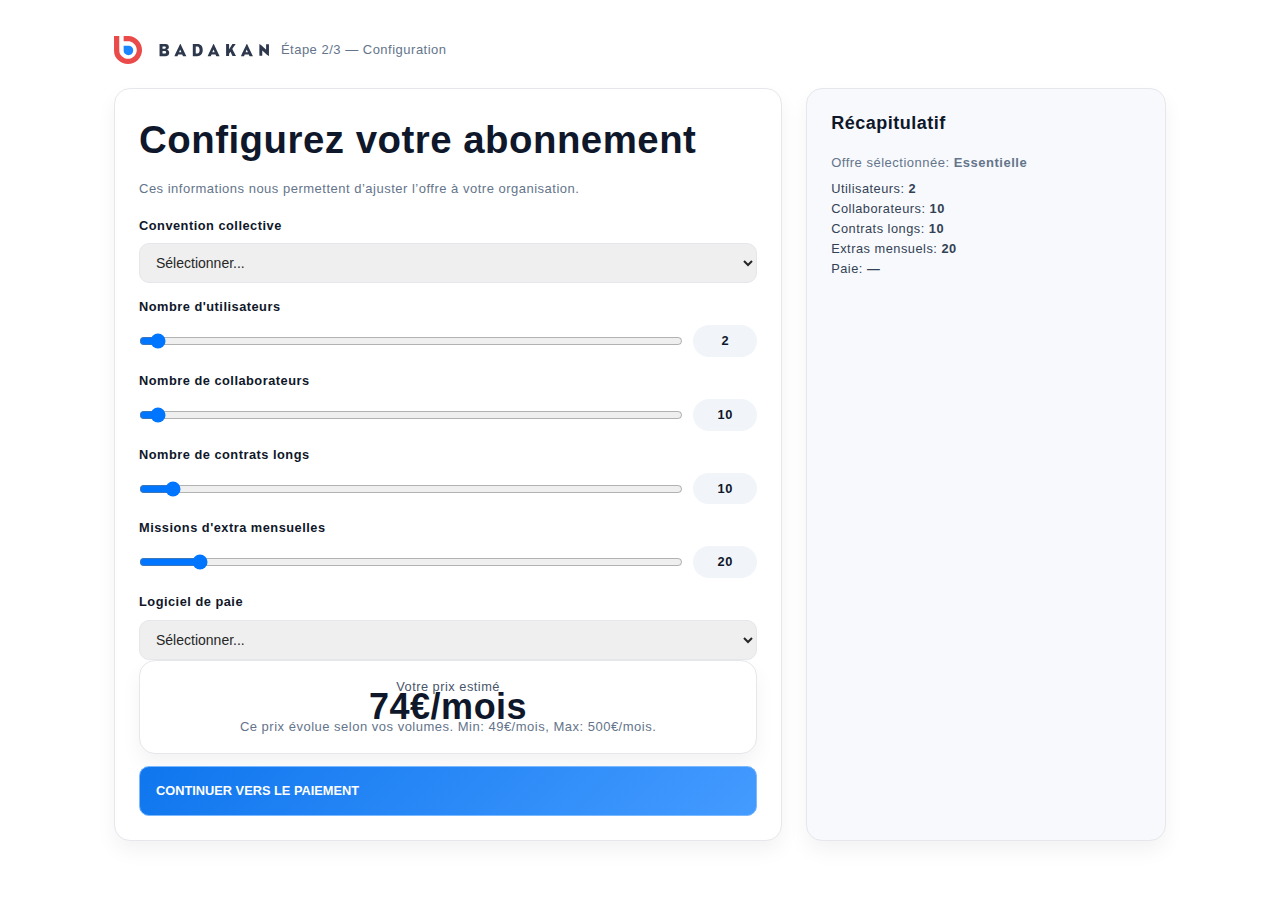
<file: configuration.html>
<!DOCTYPE html>
<html lang="fr">
<head>
    <meta charset="UTF-8">
    <meta name="viewport" content="width=device-width, initial-scale=1.0">
    <title>Configuration de votre abonnement | Badakan</title>
    <link href="./resources/badakan.webflow.shared.631738204.min.css" rel="stylesheet" type="text/css">
    <script async src="./resources/clarity.js"></script>
    <script async src="./resources/187223170.js"></script>
    <script async src="./resources/4109337.js" id="hs-analytics"></script>
    <script async src="./resources/banner.js" id="cookieBanner-4109337" data-cookieconsent="ignore" data-hs-ignore="true" data-loader="hs-scriptloader" data-hsjs-portal="4109337" data-hsjs-env="prod" data-hsjs-hublet="na1"></script>
    <style>
        body { font-family: Inter, system-ui, -apple-system, Segoe UI, Roboto, Arial, sans-serif; }
        .cfg_wrapper { max-width: 1100px; margin: 0 auto; padding: 24px; }
        .cfg_header { display:flex; align-items:center; gap:12px; margin: 12px 0 24px; }
        .cfg_header img { height: 28px; }
        .cfg_layout { display:grid; grid-template-columns: 1.3fr .7fr; gap:24px; }
        .cfg_card { background:#fff; border:1px solid #E5E7EB; border-radius:16px; padding:24px; box-shadow:0 10px 20px rgba(2,6,23,0.05); }
        .cfg_card.aside { background: #F7F9FC; }
        .cfg_card h2 { margin:0 0 12px; color:#0F172A; }
        .cfg_card h3 { margin:0 0 12px; color:#0F172A; font-size:18px; }
        label { display:block; font-weight:600; color:#0F172A; margin:14px 0 8px; }
        input[type="text"], select { width:100%; border:1px solid #E5E7EB; border-radius:10px; padding:10px 12px; font-size:14px; }
        .range_row { display:grid; grid-template-columns: 1fr auto; align-items:center; gap:10px; }
        input[type="range"] { width:100%; }
        .value_chip { background:#F1F5F9; color:#0F172A; border-radius:999px; padding:6px 10px; font-weight:600; min-width:64px; text-align:center; }
        .price_box { text-align:center; }
        .price_value { font-size:36px; font-weight:800; color:#0F172A; }
        .price_hint { color:#475569; }
        .new_button.big { width:100%; padding:14px 16px; border-radius:10px; font-weight:700; }
        .muted { color:#64748B; font-size:13px; }
        @media (max-width: 767px){ .cfg_layout{ grid-template-columns: 1fr; } }
    </style>
</head>
<body class="new_body">
<div class="cfg_wrapper">
    <div class="cfg_header">
        <a href="index.html"><img src="./resources/5f082e6b268599279b786aa3_badakan-logo.svg" alt="Badakan"></a>
        <div class="muted">Étape 2/3 — Configuration</div>
    </div>

    <div class="cfg_layout">
        <div class="cfg_card">
            <h2>Configurez votre abonnement</h2>
            <p class="muted">Ces informations nous permettent d’ajuster l’offre à votre organisation.</p>

            <form id="configForm">
                <label for="ccInput">Convention collective</label>
                <select id="ccInput" name="conventionCollective" required>
                    <option value="">Sélectionner...</option>
                    <option>Hôtellerie / Cafés / Restaurants (HCR)</option>
                    <option>Syntec (Bureaux d'études)</option>
                    <option>Commerce de détail</option>
                    <option>Boulangerie - Pâtisserie</option>
                    <option>Transport routier</option>
                    <option>Propreté</option>
                    <option>Sécurité privée</option>
                    <option>Métallurgie</option>
                    <option>Pharmacie d'officine</option>
                    <option>Immobilier</option>
                    <option>HCR saisonnier</option>
                    <option>Autre</option>
                </select>

                <label for="usersRange">Nombre d'utilisateurs</label>
                <div class="range_row">
                    <input type="range" id="usersRange" name="users" min="0" max="100" value="2">
                    <div class="value_chip"><span id="usersVal">1</span></div>
                </div>

                <label for="collabRange">Nombre de collaborateurs</label>
                <div class="range_row">
                    <input type="range" id="collabRange" name="collaborators" min="0" max="500" value="10" step="10">
                    <div class="value_chip"><span id="collabVal">1</span></div>
                </div>

                <label for="contractsRange">Nombre de contrats longs</label>
                <div class="range_row">
                    <input type="range" id="contractsRange" name="longContracts" min="0" max="200" value="10" step="10">
                    <div class="value_chip"><span id="contractsVal">1</span></div>
                </div>

                <label for="missionsRange">Missions d'extra mensuelles</label>
                <div class="range_row">
                    <input type="range" id="missionsRange" name="missions" min="0" max="200" value="20" step="20">
                    <div class="value_chip"><span id="missionsVal">1</span></div>
                </div>

                <label for="payrollSelect">Logiciel de paie</label>
                <select id="payrollSelect" name="payroll" required>
                    <option value="">Sélectionner...</option>
                    <option>Sage</option>
                    <option>Cegid</option>
                    <option>ADP</option>
                    <option>PayFit</option>
                    <option>Nibelis</option>
                    <option>Silae</option>
                    <option>Tempo</option>
                    <option>Autre</option>
                </select>

                <div class="system-spacer_24px"></div>
                <div class="cfg_card price_box" style="padding:16px">
                    <div class="price_hint">Votre prix estimé</div>
                    <div class="price_value"><span id="priceValue">49</span>€/mois</div>
                    <div class="muted">Ce prix évolue selon vos volumes. Min: 49€/mois, Max: 500€/mois.</div>
                </div>

                <div class="system-spacer_16px"></div>
                <button class="new_button big gradient" type="submit" id="toPaymentBtn">Continuer vers le paiement</button>
            </form>
        </div>

        <div class="cfg_card aside">
            <h3>Récapitulatif</h3>
            <div class="system-spacer_8px"></div>
            <div class="muted">Offre sélectionnée: <strong id="offerRecap">Essentielle</strong></div>
            <div class="system-spacer_8px"></div>
            <ul style="list-style: none; padding:0; margin:0; color:#334155;">
                <li>Utilisateurs: <strong id="usersRecap">1</strong></li>
                <li>Collaborateurs: <strong id="collabRecap">1</strong></li>
                <li>Contrats longs: <strong id="contractsRecap">1</strong></li>
                <li>Extras mensuels: <strong id="missionsRecap">1</strong></li>
                <li>Paie: <strong id="payrollRecap">—</strong></li>
            </ul>
        </div>
    </div>
</div>

<!-- HubSpot Embed -->
<script type="text/javascript" id="hs-script-loader" async defer src="./resources/4109337(1).js"></script>

<script>
(function(){
    var OFFER_KEY = 'bdk_selected_offer';
    var SUB_KEY = 'bdk_subscribe_data';
    var CONFIG_KEY = 'bdk_configuration_data';

    var normalizeOffer = function(v){
        var list=['Essentielle','Pro','Business'];
        if(!v) return 'Essentielle';
        v=String(v).trim();
        for(var i=0;i<list.length;i++){ if(list[i].toLowerCase()===v.toLowerCase()) return list[i]; }
        return 'Essentielle';
    };

    var els = {
        cc: document.getElementById('ccInput'),
        users: document.getElementById('usersRange'), usersVal: document.getElementById('usersVal'),
        collab: document.getElementById('collabRange'), collabVal: document.getElementById('collabVal'),
        contracts: document.getElementById('contractsRange'), contractsVal: document.getElementById('contractsVal'),
        missions: document.getElementById('missionsRange'), missionsVal: document.getElementById('missionsVal'),
        payroll: document.getElementById('payrollSelect'),
        price: document.getElementById('priceValue'),
        offerRecap: document.getElementById('offerRecap'),
        usersRecap: document.getElementById('usersRecap'), collabRecap: document.getElementById('collabRecap'),
        contractsRecap: document.getElementById('contractsRecap'), missionsRecap: document.getElementById('missionsRecap'),
        payrollRecap: document.getElementById('payrollRecap'),
        form: document.getElementById('configForm')
    };

    // Charge offre et config existantes
    var offer = 'Essentielle';
    try {
        var storedOffer = localStorage.getItem(OFFER_KEY);
        offer = normalizeOffer(storedOffer);
    } catch(e) {}
    try {
        var sub = JSON.parse(localStorage.getItem(SUB_KEY)||'{}');
        if (sub && sub.offer) offer = normalizeOffer(sub.offer);
    } catch(e) {}
    els.offerRecap.textContent = offer;

    // Restaurer config si disponible
    try {
        var cfg = JSON.parse(localStorage.getItem(CONFIG_KEY)||'{}');
        if (cfg.conventionCollective) els.cc.value = cfg.conventionCollective;
        if (cfg.users) els.users.value = cfg.users;
        if (cfg.collaborators) els.collab.value = cfg.collaborators;
        if (cfg.longContracts) els.contracts.value = cfg.longContracts;
        if (cfg.missions) els.missions.value = cfg.missions;
        if (cfg.payroll) els.payroll.value = cfg.payroll;
    } catch(e) {}

    function updateChips(){
        els.usersVal.textContent = els.users.value;
        els.collabVal.textContent = els.collab.value;
        els.contractsVal.textContent = els.contracts.value;
        els.missionsVal.textContent = els.missions.value;
        els.usersRecap.textContent = els.users.value;
        els.collabRecap.textContent = els.collab.value;
        els.contractsRecap.textContent = els.contracts.value;
        els.missionsRecap.textContent = els.missions.value;
        els.payrollRecap.textContent = els.payroll.value || '—';
    }

    function priceFactorForOffer(of){
        if (of === 'Pro') return 1.25;
        if (of === 'Business') return 1.6;
        return 1.0;
    }

    function computePrice(){
        var u = parseInt(els.users.value||'1',10);
        var c = parseInt(els.collab.value||'1',10);
        var cl = parseInt(els.contracts.value||'1',10);
        var m = parseInt(els.missions.value||'1',10);

        // pondérations simples
        var points = (u*2.0) + (c*0.25) + (cl*0.5) + (m*0.25);
        var base = 49;
        var price = base + points*1.5;
        price = price * priceFactorForOffer(offer);
        if (price < 49) price = 49;
        if (price > 500) price = 500;
        price = Math.round(price);
        return price;
    }

    function renderPrice(){
        var p = computePrice();
        els.price.textContent = String(p);
    }

    ['input','change'].forEach(function(evt){
        [els.users, els.collab, els.contracts, els.missions, els.payroll].forEach(function(el){
            el.addEventListener(evt, function(){ updateChips(); renderPrice(); save(); });
        })
    });

    function save(){
        try {
            var data = {
                conventionCollective: els.cc.value.trim(),
                users: parseInt(els.users.value,10),
                collaborators: parseInt(els.collab.value,10),
                longContracts: parseInt(els.contracts.value,10),
                missions: parseInt(els.missions.value,10),
                payroll: els.payroll.value,
                offer: offer,
                monthlyPrice: computePrice()
            };
            localStorage.setItem(CONFIG_KEY, JSON.stringify(data));
        } catch(e) {}
    }

    // Init affichage
    updateChips();
    renderPrice();
    save();

    els.form.addEventListener('submit', function(e){
        e.preventDefault();
        // Validation minimale
        if (!els.cc.value.trim() || !els.payroll.value){
            alert('Merci de renseigner la convention collective et votre logiciel de paie.');
            return;
        }
        save();
        window.location.href = 'payment.html';
    });
})();
</script>
</body>
</html>
</file>
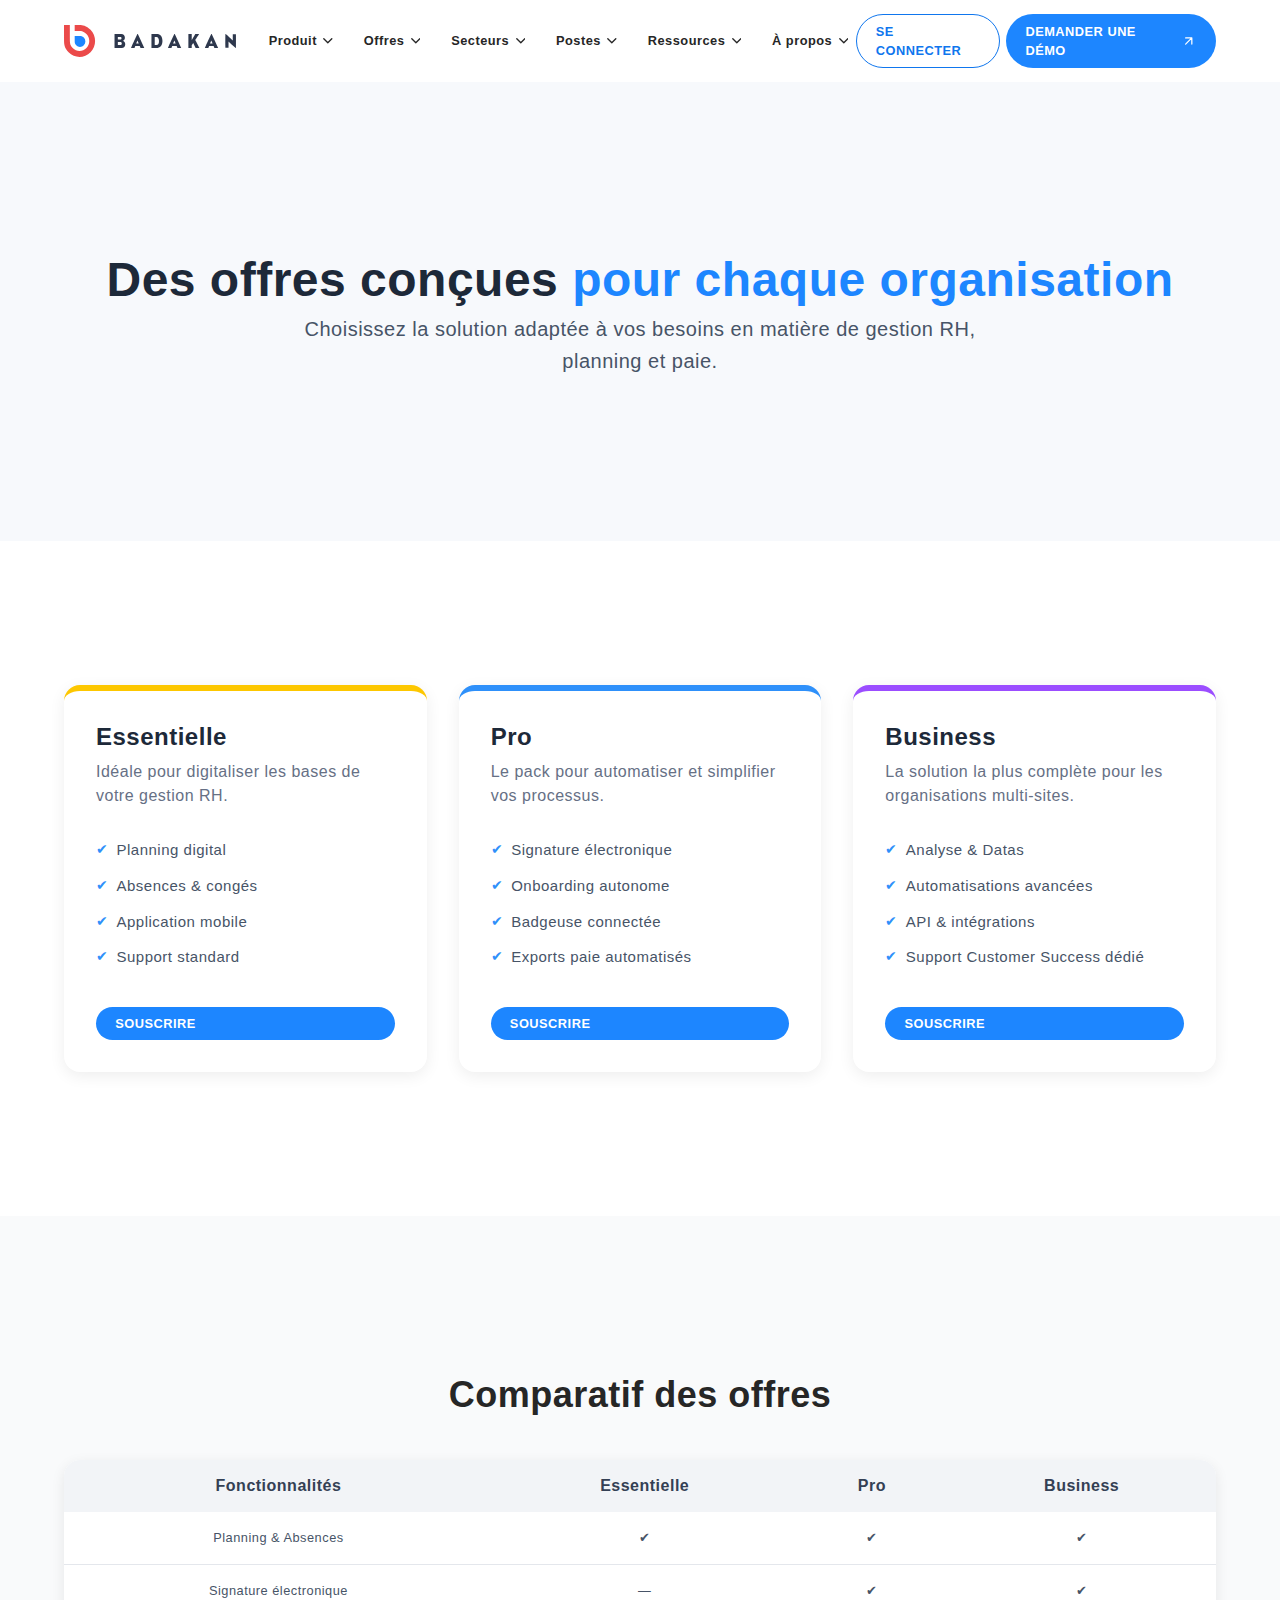
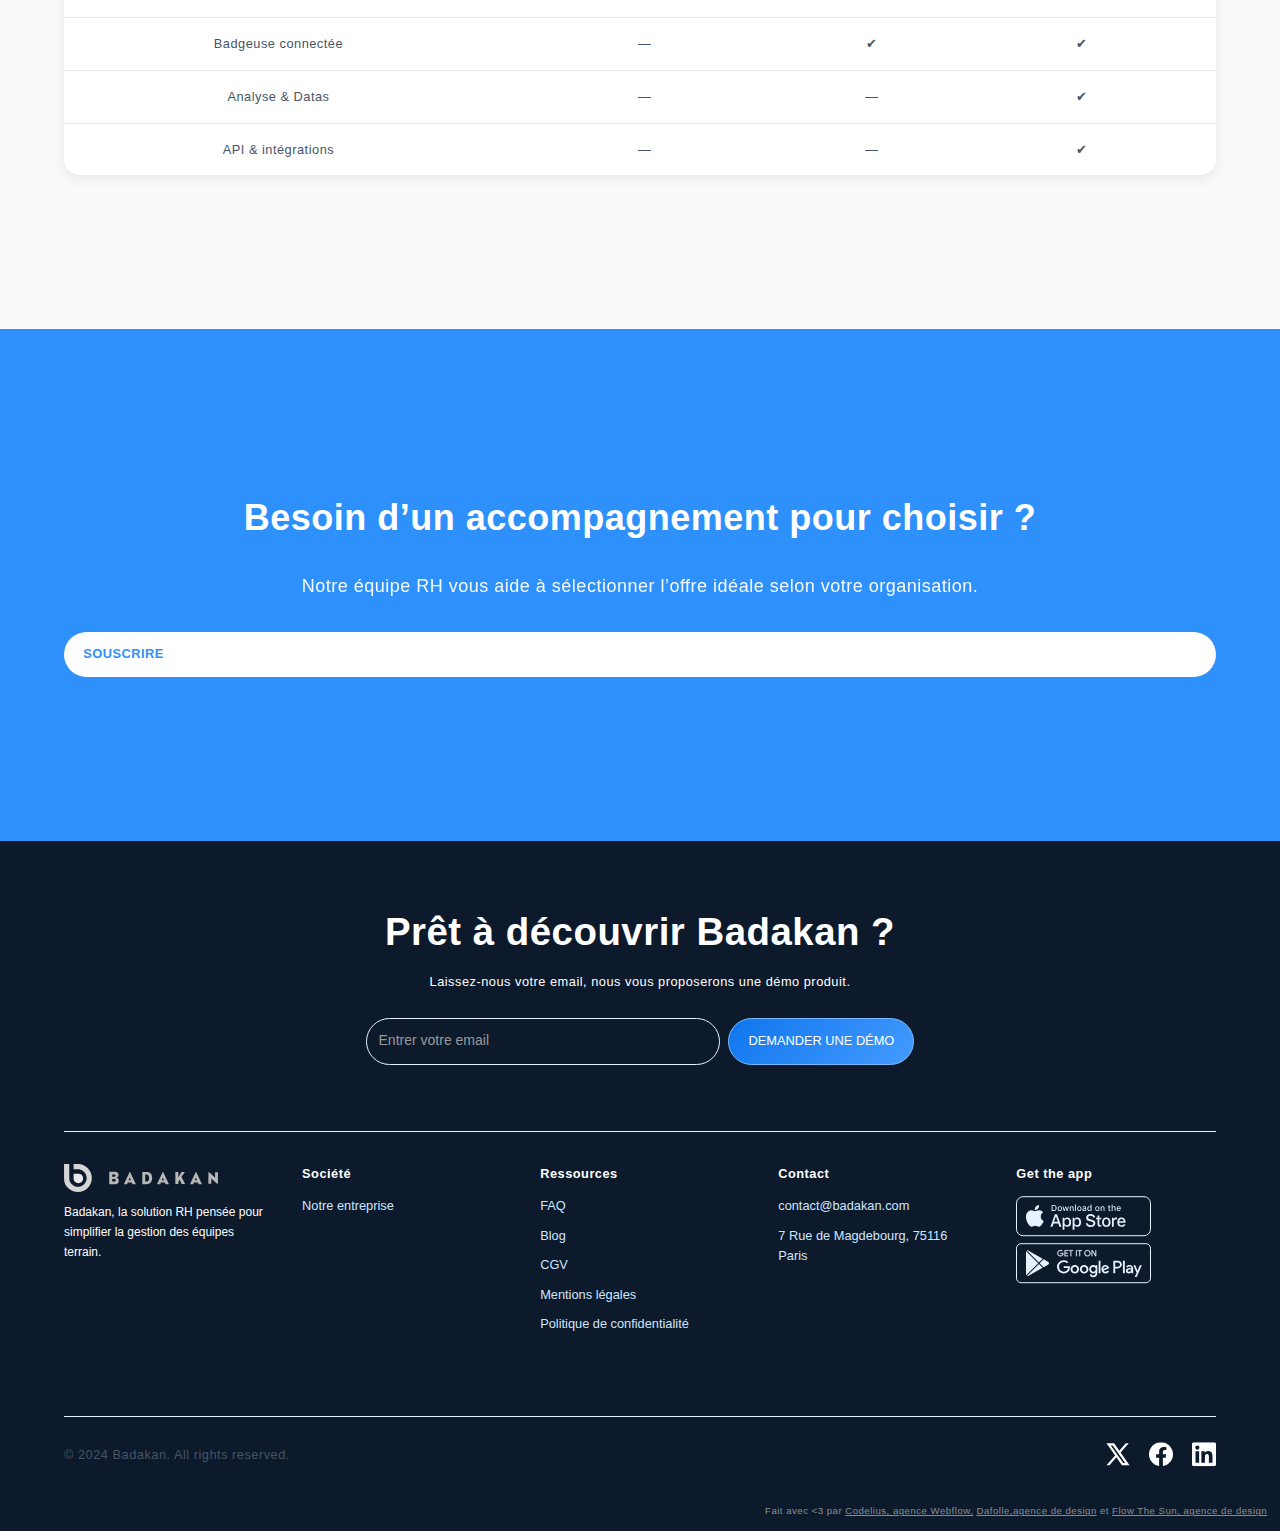
<file: offres.html>
<!DOCTYPE html>
<!-- saved from url=(0024)https://www.badakan.com/ -->
<html data-wf-domain="www.badakan.com" data-wf-page="65e8914d8d6ed1f3cbc4eb71" data-wf-site="5f05abc1465e49362cf383f8"
      class=" w-mod-js w-mod-ix">
<head>
    <meta http-equiv="Content-Type" content="text/html; charset=UTF-8">
    <style>.wf-force-outline-none[tabindex="-1"]:focus {
        outline: none;
    }</style>
    <title>Badakan | Logiciel RH pour la gestion des plannings et équipes</title>
    <meta content="Badakan, c’est le logiciel RH de gestion des équipes terrain : planifiez, suivez et exportez en paie en un clic. Essayez-le dès maintenant !"
          name="description">
    <meta content="Badakan | Logiciel RH pour la gestion des plannings et équipes" property="og:title">
    <meta content="Badakan, c’est le logiciel RH de gestion des équipes terrain : planifiez, suivez et exportez en paie en un clic. Essayez-le dès maintenant !"
          property="og:description">
    <meta content="Badakan | Logiciel RH pour la gestion des plannings et équipes" property="twitter:title">
    <meta content="Badakan, c’est le logiciel RH de gestion des équipes terrain : planifiez, suivez et exportez en paie en un clic. Essayez-le dès maintenant !"
          property="twitter:description">
    <meta property="og:type" content="website">
    <meta content="summary_large_image" name="twitter:card">
    <meta content="width=device-width, initial-scale=1" name="viewport">
    <meta content="google-site-verification=atMg_BJrhATWpcPMnx9UrOMZDGCPxDy3kzYiu89BR8I"
          name="google-site-verification">
    <meta content="Webflow" name="generator">
    <link href="./resources/badakan.webflow.shared.631738204.min.css"
          rel="stylesheet" type="text/css">
    <script async=""
            src="./resources/clarity.js"></script>
    <script async="" src="./resources/187223170.js"></script>
    <script src="./resources/4109337.js"
            type="text/javascript" id="hs-analytics"></script>
    <script src="./resources/banner.js"
            type="text/javascript" id="cookieBanner-4109337" data-cookieconsent="ignore" data-hs-ignore="true"
            data-loader="hs-scriptloader" data-hsjs-portal="4109337" data-hsjs-env="prod"
            data-hsjs-hublet="na1"></script>
    <script type="text/javascript" async=""
            src="./resources/bat.js"></script>


    <style>
        /* Responsive fix pour les "lignes grises" sur mobile */
        @media screen and (max-width: 479px) {

            /* Container principal des blocs texte + image */
            .new-container {
                display: flex !important;
                flex-direction: column !important; /* passe en vertical */
                border: none !important;
                box-shadow: none !important;
                padding-left: 16px;
                padding-right: 16px;
            }

            /* Colonne gauche (image) et droite (texte) */
            .pp-gestion_col_left,
            .pp-gestion_col_right {
                border: none !important;
                box-shadow: none !important;
                padding-left: 0 !important;
                padding-right: 0 !important;
            }
        }
    </style>
    <script src="./resources/187223170.js"
            type="text/javascript" async="" data-ueto="ueto_a286068f75"></script>
    <script async="" src="./resources/js(4)"></script>
</head>
<body class="new_body">
<div class="new_page-wrapper">
    <div data-collapse="tiny" data-animation="default" data-duration="400"
         data-w-id="cca42b8c-1512-c43b-bf2c-c8b76f503cef" data-easing="ease" data-easing2="ease" role="banner"
         class="navigation_section w-nav">
        <div data-container="" class="navigation_container"><a href="index.html" aria-current="page"
                                                               class="navigation_brand w-nav-brand w--current"
                                                               aria-label="home"><img
                src="./resources/5f082e6b268599279b786aa3_badakan-logo.svg"
                alt="" id="https-www.badakan.com" class="navigation_logo"></a>
            <div class="system-spacer_32px"></div>
            <nav role="navigation" class="navigation_menu w-nav-menu">
                <div class="menu_inner-wrap">
                    <div data-hover="false" data-delay="0"
                         class="navigation_dropdown navigation_dropdown_mobile w-dropdown">
                        <div class="navigation_link w-dropdown-toggle" id="w-dropdown-toggle-0"
                             aria-controls="w-dropdown-list-0" aria-haspopup="menu" aria-expanded="false" role="button"
                             tabindex="0"><p class="body-m">Produit</p>
                            <div class="system-spacer_8px"></div>
                            <div class="navigation_droprodown_icon">
                                <div class="new_icon w-embed">
                                    <svg width="12" height="8" viewBox="0 0 12 8" fill="none"
                                         xmlns="http://www.w3.org/2000/svg">
                                        <path d="M1 1.5L6 6.5L11 1.5" stroke="#475467" stroke-width="1.66667"
                                              stroke-linecap="round" stroke-linejoin="round"></path>
                                    </svg>
                                </div>
                            </div>
                        </div>

                        <nav class="navigation_dropdown_list w-dropdown-list" id="w-dropdown-list-0"
                             aria-labelledby="w-dropdown-toggle-0">
                            <div data-container="" class="navigation_dropdown_content">
                                <div class="navigation_dropdown_content_grid navigation_dropdown_mobile_new"><a
                                        id="w-node-e18ecf2f-aac5-ffad-f5c8-90adc19e7b03-6f503cef"
                                        href="https://www.badakan.com/planning-digital"
                                        class="navigation_dropdown_link w-inline-block" tabindex="0">
                                    <div class="navigation_dropdown_link-title-wrap"><img
                                            src="./resources/67f675f44bbeb09bc5c25728_Design sans titre (3).svg"
                                            loading="lazy" alt="" class="image-37">
                                        <div class="system-spacer_8px"></div>
                                        <p class="navigation_dropdown_link-title">Planning</p></div>
                                    <div class="system-spacer_8px"></div>
                                    <p class="lc2 fc-txt-secondary">Respect automatique du cadre légal et des horaires
                                        de travail, gestion des congés et absences ou encore dématérialisation des
                                        process, entrez dans le monde des Ressources Humaines connectées !</p></a>
                                    <div class="navigation_dropdown_divider"></div>
                                    <a href="https://www.badakan.com/sirh-paie"
                                       class="navigation_dropdown_link w-inline-block" tabindex="0">
                                        <div class="navigation_dropdown_link-title-wrap"><img
                                                src="./resources/67f67666e3ca47368af9eed4_Design sans titre (4).svg"
                                                loading="lazy" alt="" class="image-38">
                                            <div class="system-spacer_8px"></div>
                                            <p class="navigation_dropdown_link-title">Interface paie</p></div>
                                        <div class="system-spacer_8px"></div>
                                        <p class="lc2 fc-txt-secondary">Fini le stress du run de paie. Badakan
                                            centralise l'ensemble de vos données RH et s'adapte à vos outils et
                                            processus. Vous évitez la double saisie et vos employés reçoivent leurs
                                            fiches de paie par mail en temps et en heure.</p></a>
                                    <div class="navigation_dropdown_divider"></div>
                                    <a href="https://www.badakan.com/badgeuse"
                                       class="navigation_dropdown_link w-inline-block" tabindex="0">
                                        <div class="navigation_dropdown_link-title-wrap"><img
                                                src="./resources/67f677e329591178866d740f_Design sans titre (6).svg"
                                                loading="lazy" alt="" class="image-39">
                                            <div class="system-spacer_8px"></div>
                                            <p class="navigation_dropdown_link-title">Badgeuse</p></div>
                                        <div class="system-spacer_8px"></div>
                                        <p class="lc2 fc-txt-secondary">Une badgeuse directement reliée à votre planning
                                            et votre logiciel de paie pour une Gestion des Temps &amp; Activités simple
                                            et toujours juste !</p></a></div>
                                <div class="navigation_dropdown_content_grid navigation_dropdown_mobile_new"><a
                                        href="https://www.badakan.com/signature-electronique"
                                        class="navigation_dropdown_link w-inline-block" tabindex="0">
                                    <div class="navigation_dropdown_link-title-wrap"><img
                                            src="./resources/67f674dbf5e6f9320ac0c917_Design sans titre (1).svg"
                                            loading="lazy" alt="" class="image-34">
                                        <div class="system-spacer_8px"></div>
                                        <p class="navigation_dropdown_link-title">Signature électronique</p></div>
                                    <div class="system-spacer_8px"></div>
                                    <p class="lc2 fc-txt-secondary">Simplifiez l'envoi et la signature de vos contrats
                                        grâce à une solution sécurisée, conforme et éco-responsable.</p></a>
                                    <div class="navigation_dropdown_divider"></div>
                                    <a href="https://www.badakan.com/onboarding-autonome"
                                       class="navigation_dropdown_link w-inline-block" tabindex="0">
                                        <div class="navigation_dropdown_link-title-wrap"><img
                                                src="./resources/67f6757c3a659b4ec0280bdd_Design sans titre (2).svg"
                                                loading="lazy" alt="" class="image-36">
                                            <div class="system-spacer_8px"></div>
                                            <p class="navigation_dropdown_link-title">Onboarding autonome</p></div>
                                        <div class="system-spacer_8px"></div>
                                        <p class="lc2 fc-txt-secondary">Offrez à vos profils une inscription autonome,
                                            sécurisée et conforme via une application mobile pour accélérer leur
                                            intégration.</p></a>
                                    <div class="navigation_dropdown_divider"></div>
                                    <a href="https://badakan.webflow.io/gestion-des-extras"
                                       class="navigation_dropdown_link w-inline-block" tabindex="0">
                                        <div class="navigation_dropdown_link-title-wrap"><img
                                                src="./resources/67f675f44bbeb09bc5c25728_Design sans titre (3).svg"
                                                loading="lazy" alt="" class="image-35">
                                            <div class="system-spacer_8px"></div>
                                            <p class="navigation_dropdown_link-title">Gestion des extras</p></div>
                                        <div class="system-spacer_8px"></div>
                                        <p class="lc2 fc-txt-secondary">Automatisez la création, la validation et le
                                            suivi de vos missions d'extra pour simplifier votre quotidien et renforcer
                                            la cohésion de vos équipes.</p></a></div>
                                <div class="navigation_dropdown_content_grid navigation_dropdown_mobile_new"><a
                                        href="https://www.badakan.com/appplication"
                                        class="navigation_dropdown_link-copy w-inline-block" tabindex="0">
                                    <div class="navigation_dropdown_link-title-wrap"><img
                                            src="./resources/6807683e650a035924979977_Picto - Badakan - navigation.svg"
                                            loading="lazy" alt="" class="image-34">
                                        <div class="system-spacer_8px"></div>
                                        <p class="navigation_dropdown_link-title">Application</p></div>
                                    <div class="system-spacer_8px"></div>
                                    <p class="lc2 fc-txt-secondary">Gérez vos plannings, notifications, absences et
                                        missions extra en toute autonomie pour une communication renforcée et un
                                        quotidien simplifié.</p></a>
                                    <div class="navigation_dropdown_divider"></div>
                                    <a href="https://www.badakan.com/analyse-et-datas"
                                       class="navigation_dropdown_link w-inline-block" tabindex="0">
                                        <div class="navigation_dropdown_link-title-wrap"><img
                                                src="./resources/68077df5274c37da81c0580a_Picto - Badakan - navigation.svg"
                                                loading="lazy" alt="" class="image-36">
                                            <div class="system-spacer_8px"></div>
                                            <p class="navigation_dropdown_link-title">Analyse et datas</p></div>
                                        <div class="system-spacer_8px"></div>
                                        <p class="lc2 fc-txt-secondary">Exploitez des tableaux de bord pour optimiser
                                            vos coûts, booster la performance opérationnelle et prendre des décisions
                                            stratégiques basées sur la donnée.</p></a>
                                    <div class="navigation_dropdown_divider"></div>
                                    <a href="https://www.badakan.com/preparation-de-la-paie"
                                       class="navigation_dropdown_link w-inline-block" tabindex="0">
                                        <div class="navigation_dropdown_link-title-wrap"><img
                                                src="./resources/6807931ea9e915f2f853e54a_Picto - Badakan - navigation (1).svg"
                                                loading="lazy" alt="" class="image-35">
                                            <div class="system-spacer_8px"></div>
                                            <p class="navigation_dropdown_link-title">Préparation de la paie</p></div>
                                        <div class="system-spacer_8px"></div>
                                        <p class="lc2 fc-txt-secondary">Préparation de la paie – optimisez chaque détail
                                            pour une gestion impeccable</p></a></div>
                                <div class="navigation_dropdown_content_grid navigation_dropdown_mobile_new"><a
                                        href="https://www.badakan.com/declarations-sociales"
                                        class="navigation_dropdown_link-copy w-inline-block" tabindex="0">
                                    <div class="navigation_dropdown_link-title-wrap"><img
                                            src="./resources/6808bb5cf9c3e920d44b5947_Picto - Badakan - navigation (1).svg"
                                            loading="lazy" alt="" class="image-34">
                                        <div class="system-spacer_8px"></div>
                                        <p class="navigation_dropdown_link-title">Déclarations sociales</p></div>
                                    <div class="system-spacer_8px"></div>
                                    <p class="lc2 fc-txt-secondary">Déclarations sociales (DPAE) – automatisez et
                                        sécurisez vos déclarations sociales en toute confiance</p></a>
                                    <div class="navigation_dropdown_divider"></div>
                                    <a href="https://www.badakan.com/gestion-des-presences-et-des-absences"
                                       class="navigation_dropdown_link w-inline-block" tabindex="0">
                                        <div class="navigation_dropdown_link-title-wrap"><img
                                                src="./resources/6808c00e6e045d8049033928_Picto - Badakan - navigation (2).svg"
                                                loading="lazy" alt="" class="image-36">
                                            <div class="system-spacer_8px"></div>
                                            <p class="navigation_dropdown_link-title">Gestion des présences et des
                                                absences</p></div>
                                        <div class="system-spacer_8px"></div>
                                        <p class="lc2 fc-txt-secondary">Gestion des présences et absences – une
                                            visibilité totale pour une planification optimale</p></a>
                                    <div class="navigation_dropdown_divider"></div>
                                    <a href="https://www.badakan.com/support-customer-sucess"
                                       class="navigation_dropdown_link w-inline-block" tabindex="0">
                                        <div class="navigation_dropdown_link-title-wrap"><img
                                                src="./resources/6809fef1aee7d8c715bc213c_Picto - Badakan - navigation (3).svg"
                                                loading="lazy" alt="" class="image-35">
                                            <div class="system-spacer_8px"></div>
                                            <p class="navigation_dropdown_link-title">Support Customer Success</p></div>
                                        <div class="system-spacer_8px"></div>
                                        <p class="lc2 fc-txt-secondary">Support Customer Success – votre partenaire pour
                                            une adoption réussie</p></a></div>
                            </div>
                        </nav>
                    </div>

                    <div class="system-spacer_20px"></div>
                    <div data-hover="false" data-delay="0"
                         class="navigation_dropdown navigation_dropdown_mobile w-dropdown">
                        <div class="navigation_link w-dropdown-toggle">
                            <p class="body-m">Offres</p>
                            <div class="system-spacer_8px"></div>
                            <div class="navigation_droprodown_icon">
                                <div class="new_icon w-embed">
                                    <svg width="12" height="8" viewBox="0 0 12 8" fill="none"
                                         xmlns="http://www.w3.org/2000/svg">
                                        <path d="M1 1.5L6 6.5L11 1.5" stroke="#475467" stroke-width="1.66667"
                                              stroke-linecap="round" stroke-linejoin="round"></path>
                                    </svg>
                                </div>
                            </div>
                        </div>

                        <nav class="navigation_dropdown_list w-dropdown-list">
                            <div data-container="" class="navigation_dropdown_content">

                                <div class="navigation_dropdown_content_grid navigation_dropdown_mobile_new">

                                    <a href="/proto/offres.html#essentielle" class="navigation_dropdown_link w-inline-block">
                                        <div class="navigation_dropdown_link-title-wrap">
                                            <img src="https://cdn-icons-png.flaticon.com/512/2989/2989988.png"
                                                 loading="lazy" width="24" alt="">
                                            <div class="system-spacer_8px"></div>
                                            <p class="navigation_dropdown_link-title">Essentielle</p>
                                        </div>
                                        <div class="system-spacer_8px"></div>
                                        <p class="lc2 fc-txt-secondary">La base pour digitaliser et fluidifier la
                                            gestion de vos équipes.</p>
                                    </a>

                                    <div class="navigation_dropdown_divider"></div>

                                    <a href="/proto/offres.html#pro" class="navigation_dropdown_link w-inline-block">
                                        <div class="navigation_dropdown_link-title-wrap">
                                            <img src="https://cdn-icons-png.flaticon.com/512/2913/2913136.png"
                                                 loading="lazy" width="24" alt="">
                                            <div class="system-spacer_8px"></div>
                                            <p class="navigation_dropdown_link-title">Pro</p>
                                        </div>
                                        <div class="system-spacer_8px"></div>
                                        <p class="lc2 fc-txt-secondary">Le meilleur équilibre entre automatisation et
                                            productivité.</p>
                                    </a>

                                    <div class="navigation_dropdown_divider"></div>

                                    <a href="/proto/offres.html#business" class="navigation_dropdown_link w-inline-block">
                                        <div class="navigation_dropdown_link-title-wrap">
                                            <img src="https://cdn-icons-png.flaticon.com/512/3135/3135706.png"
                                                 loading="lazy" width="24" alt="">
                                            <div class="system-spacer_8px"></div>
                                            <p class="navigation_dropdown_link-title">Business</p>
                                        </div>
                                        <div class="system-spacer_8px"></div>
                                        <p class="lc2 fc-txt-secondary">La solution complète pour les organisations
                                            multi-sites et exigeantes.</p>
                                    </a>

                                </div>
                            </div>
                        </nav>
                    </div>

                    <div class="system-spacer_20px"></div>
                    <div data-hover="false" data-delay="0"
                         class="navigation_dropdown navigation_dropdown_mobile w-dropdown">
                        <div class="navigation_link w-dropdown-toggle" id="w-dropdown-toggle-1"
                             aria-controls="w-dropdown-list-1" aria-haspopup="menu" aria-expanded="false" role="button"
                             tabindex="0"><p class="body-m">Secteurs</p>
                            <div class="system-spacer_8px"></div>
                            <div class="navigation_droprodown_icon">
                                <div class="new_icon w-embed">
                                    <svg width="12" height="8" viewBox="0 0 12 8" fill="none"
                                         xmlns="http://www.w3.org/2000/svg">
                                        <path d="M1 1.5L6 6.5L11 1.5" stroke="#475467" stroke-width="1.66667"
                                              stroke-linecap="round" stroke-linejoin="round"></path>
                                    </svg>
                                </div>
                            </div>
                        </div>
                        <nav class="navigation_dropdown_list w-dropdown-list" id="w-dropdown-list-1"
                             aria-labelledby="w-dropdown-toggle-1">
                            <div data-container="" class="navigation_dropdown_content">
                                <div class="navigation_dropdown_content_grid navigation_dropdown_mobile_new"><a
                                        id="w-node-_15aed37f-de17-a4c6-86a7-fa7c1b9beed2-6f503cef"
                                        href="https://www.badakan.com/retail-et-distribution"
                                        class="navigation_dropdown_link w-inline-block" tabindex="0">
                                    <div class="navigation_dropdown_link-title-wrap"><img
                                            src="./resources/6810c9c218adf4f67793b32a_Picto - Badakan - navigation (4).svg"
                                            loading="lazy" alt="" class="image-37">
                                        <div class="system-spacer_8px"></div>
                                        <p class="navigation_dropdown_link-title">Retail et distribution</p></div>
                                    <div class="system-spacer_8px"></div>
                                    <p class="lc2 fc-txt-secondary">Une solution complète pour gérer votre personnel
                                        permanent comme vos collaborateurs temporaires. Optimisez votre communication
                                        interne et la diffusion de vos plannings tout en renforçant votre marque
                                        employeur.</p></a>
                                    <div class="navigation_dropdown_divider"></div>
                                    <a href="https://www.badakan.com/logistique"
                                       class="navigation_dropdown_link w-inline-block" tabindex="0">
                                        <div class="navigation_dropdown_link-title-wrap"><img
                                                src="./resources/68122c98155288e3520188cf_Picto - Badakan - navigation (5).svg"
                                                loading="lazy" alt="" class="image-38">
                                            <div class="system-spacer_8px"></div>
                                            <p class="navigation_dropdown_link-title">Logistique</p></div>
                                        <div class="system-spacer_8px"></div>
                                        <p class="lc2 fc-txt-secondary">La logistique exige flexibilité et réactivité.
                                            Badakan vous accompagne avec une solution RH innovante pour fluidifier la
                                            gestion de vos équipes, optimiser la p</p></a>
                                    <div class="navigation_dropdown_divider"></div>
                                    <a href="https://www.badakan.com/interim-chr"
                                       class="navigation_dropdown_link w-inline-block" tabindex="0">
                                        <div class="navigation_dropdown_link-title-wrap"><img
                                                src="./resources/6814903f0f1f345dc1dba096_Picto - Badakan - navigation (6).svg"
                                                loading="lazy" alt="" class="image-39">
                                            <div class="system-spacer_8px"></div>
                                            <p class="navigation_dropdown_link-title">Interim CHR</p></div>
                                        <div class="system-spacer_8px"></div>
                                        <p class="lc2 fc-txt-secondary">Simplifiez la gestion de vos intérimaires,
                                            optimisez la communication en temps réel et renforcez votre marque employeur
                                            dans un secte</p></a>
                                    <div class="navigation_dropdown_divider"></div>
                                    <a href="https://www.badakan.com/logiciel-planning-restauration"
                                       class="navigation_dropdown_link w-inline-block" tabindex="0">
                                        <div class="navigation_dropdown_link-title-wrap"><img
                                                src="./resources/682753346d2eaf9924ded22f_Picto - Badakan - navigation (15).svg"
                                                loading="lazy" alt="" class="image-39">
                                            <div class="system-spacer_8px"></div>
                                            <p class="navigation_dropdown_link-title">Restauration</p></div>
                                        <div class="system-spacer_8px"></div>
                                        <p class="lc2 fc-txt-secondary">Badakan est une solution complète pour gérer
                                            votre personnel permanent comme vos extras !</p></a></div>
                                <div class="navigation_dropdown_content_grid navigation_dropdown_mobile_new"><a
                                        href="https://www.badakan.com/evenementiel"
                                        class="navigation_dropdown_link w-inline-block" tabindex="0">
                                    <div class="navigation_dropdown_link-title-wrap"><img
                                            src="./resources/68149eae53cffd559f123a81_Picto - Badakan - navigation.png"
                                            loading="lazy" alt="" class="image-34">
                                        <div class="system-spacer_8px"></div>
                                        <p class="navigation_dropdown_link-title"><strong>Événementiel</strong></p>
                                    </div>
                                    <div class="system-spacer_8px"></div>
                                    <p class="lc2 fc-txt-secondary">Optimisez la gestion de vos équipes, coordonnez vos
                                        plannings en temps réel et valorisez votre ma</p></a>
                                    <div class="navigation_dropdown_divider"></div>
                                    <a href="https://www.badakan.com/interim-medico-social"
                                       class="navigation_dropdown_link w-inline-block" tabindex="0">
                                        <div class="navigation_dropdown_link-title-wrap"><img
                                                src="./resources/6814aaf2de6ad29cf31496e6_Picto - Badakan - navigation (7).svg"
                                                loading="lazy" alt="" class="image-36">
                                            <div class="system-spacer_8px"></div>
                                            <p class="navigation_dropdown_link-title">Interim médico-social</p></div>
                                        <div class="system-spacer_8px"></div>
                                        <p class="lc2 fc-txt-secondary">Optimisez la gestion de vos remplaçants et
                                            renforcez vos équipes en quelques clics.</p></a>
                                    <div class="navigation_dropdown_divider"></div>
                                    <a href="https://www.badakan.com/hotellerie"
                                       class="navigation_dropdown_link w-inline-block" tabindex="0">
                                        <div class="navigation_dropdown_link-title-wrap"><img
                                                src="./resources/6818a2a1a877f16e987f9b30_Picto - Badakan - navigation (8).svg"
                                                loading="lazy" alt="" class="image-35">
                                            <div class="system-spacer_8px"></div>
                                            <p class="navigation_dropdown_link-title">Hôtellerie</p></div>
                                        <div class="system-spacer_8px"></div>
                                        <p class="lc2 fc-txt-secondary">Alliez flexibilité des plannings, communication
                                            instantanée et valorisation de vos</p></a>
                                    <div class="navigation_dropdown_divider"></div>
                                    <a href="https://www.badakan.com/restauration-rapide"
                                       class="navigation_dropdown_link w-inline-block" tabindex="0">
                                        <div class="navigation_dropdown_link-title-wrap"><img
                                                src="./resources/683040f77aba642edb8ab1c0_Picto - Badakan - navigation (16).svg"
                                                loading="lazy" alt="" class="image-35">
                                            <div class="system-spacer_8px"></div>
                                            <p class="navigation_dropdown_link-title">Restauration rapide</p></div>
                                        <div class="system-spacer_8px"></div>
                                        <p class="lc2 fc-txt-secondary">Badakan est la solution RH tout-en-un conçue
                                            pour les établissement</p></a></div>
                            </div>
                        </nav>
                    </div>
                    <div class="system-spacer_20px"></div>
                    <div data-hover="false" data-delay="0"
                         class="navigation_dropdown navigation_dropdown_mobile w-dropdown">
                        <div class="navigation_link w-dropdown-toggle" id="w-dropdown-toggle-2"
                             aria-controls="w-dropdown-list-2" aria-haspopup="menu" aria-expanded="false" role="button"
                             tabindex="0"><p class="body-m">Postes</p>
                            <div class="system-spacer_8px"></div>
                            <div class="navigation_droprodown_icon">
                                <div class="new_icon w-embed">
                                    <svg width="12" height="8" viewBox="0 0 12 8" fill="none"
                                         xmlns="http://www.w3.org/2000/svg">
                                        <path d="M1 1.5L6 6.5L11 1.5" stroke="#475467" stroke-width="1.66667"
                                              stroke-linecap="round" stroke-linejoin="round"></path>
                                    </svg>
                                </div>
                            </div>
                        </div>
                        <nav class="navigation_dropdown_list w-dropdown-list" id="w-dropdown-list-2"
                             aria-labelledby="w-dropdown-toggle-2">
                            <div data-container="" class="navigation_dropdown_content">
                                <div class="navigation_dropdown_content_grid navigation_dropdown_mobile_new"><a
                                        id="w-node-ebd528d5-982c-b219-d980-48bb4650f9f7-6f503cef"
                                        href="https://www.badakan.com/directeur-des-ressources-humaines"
                                        class="navigation_dropdown_link w-inline-block" tabindex="0">
                                    <div class="navigation_dropdown_link-title-wrap"><img
                                            src="./resources/681dc53d6da9f7df492bc0ac_Picto - Badakan - navigation (9).svg"
                                            loading="lazy" alt="" class="image-37">
                                        <div class="system-spacer_8px"></div>
                                        <p class="navigation_dropdown_link-title">Directeur des ressources humaines</p>
                                    </div>
                                    <div class="system-spacer_8px"></div>
                                    <p class="lc2 fc-txt-secondary">Badakan centralise la gestion de vos équipes et
                                        fluidifie la communication.</p></a>
                                    <div class="navigation_dropdown_divider"></div>
                                    <a href="https://www.badakan.com/directeur-administratif-et-financier"
                                       class="navigation_dropdown_link w-inline-block" tabindex="0">
                                        <div class="navigation_dropdown_link-title-wrap"><img
                                                src="./resources/681dcdc556b5a714d66fe007_Picto - Badakan - navigation (1).png"
                                                loading="lazy" alt="" class="image-38">
                                            <div class="system-spacer_8px"></div>
                                            <p class="navigation_dropdown_link-title">Directeur administratif et
                                                financier</p></div>
                                        <div class="system-spacer_8px"></div>
                                        <p class="lc2 fc-txt-secondary">Un logiciel RH pensé pour les directeurs
                                            administratifs et financiers : maîtrisez vos coûts, automatisez les
                                            processus</p></a>
                                    <div class="navigation_dropdown_divider"></div>
                                    <a href="https://www.badakan.com/directeur-general"
                                       class="navigation_dropdown_link w-inline-block" tabindex="0">
                                        <div class="navigation_dropdown_link-title-wrap"><img
                                                src="./resources/681dd87b1049b22754395945_Picto - Badakan - navigation (10).svg"
                                                loading="lazy" alt="" class="image-39">
                                            <div class="system-spacer_8px"></div>
                                            <p class="navigation_dropdown_link-title">Directeur général</p></div>
                                        <div class="system-spacer_8px"></div>
                                        <p class="lc2 fc-txt-secondary">Adoptez une solution intégrée pour harmoniser la
                                            gestion de vos équipes, optimiser vos opérations</p></a></div>
                                <div class="navigation_dropdown_content_grid navigation_dropdown_mobile_new"><a
                                        href="https://www.badakan.com/directeur-exploitation"
                                        class="navigation_dropdown_link w-inline-block" tabindex="0">
                                    <div class="navigation_dropdown_link-title-wrap"><img
                                            src="./resources/681de13d2e1ca9435cea7243_Picto - Badakan - navigation (11).svg"
                                            loading="lazy" alt="" class="image-34">
                                        <div class="system-spacer_8px"></div>
                                        <p class="navigation_dropdown_link-title"><strong>Directeur
                                            d'exploitation</strong></p></div>
                                    <div class="system-spacer_8px"></div>
                                    <p class="lc2 fc-txt-secondary">Orchestrez la gestion des équipes, la coordination
                                        des opérations et la communication interne pour u</p></a>
                                    <div class="navigation_dropdown_divider"></div>
                                    <a href="https://www.badakan.com/manager"
                                       class="navigation_dropdown_link w-inline-block" tabindex="0">
                                        <div class="navigation_dropdown_link-title-wrap"><img
                                                src="./resources/681e00b379854b1c4af0a659_Picto - Badakan - navigation (12).svg"
                                                loading="lazy" alt="" class="image-36">
                                            <div class="system-spacer_8px"></div>
                                            <p class="navigation_dropdown_link-title">Manager</p></div>
                                        <div class="system-spacer_8px"></div>
                                        <p class="lc2 fc-txt-secondary">Simplifiez la gestion quotidienne, optimisez la
                                            communication interne et valorisez l'image de votre ét</p></a>
                                    <div class="navigation_dropdown_divider"></div>
                                    <a href="https://www.badakan.com/gestionnaire-paie"
                                       class="navigation_dropdown_link w-inline-block" tabindex="0">
                                        <div class="navigation_dropdown_link-title-wrap"><img
                                                src="./resources/681e0942305fa6bfedf78a1a_Picto - Badakan - navigation (13).svg"
                                                loading="lazy" alt="" class="image-35">
                                            <div class="system-spacer_8px"></div>
                                            <p class="navigation_dropdown_link-title">Gestionnaire paie</p></div>
                                        <div class="system-spacer_8px"></div>
                                        <p class="lc2 fc-txt-secondary">Alliez flexibilité des plannings,
                                            communicaSimplifiez le traitement des bulletins, automatisez la validation
                                            des heures et garantissez lation instantanée et valorisation de vos</p></a>
                                </div>
                            </div>
                        </nav>
                    </div>
                    <div class="system-spacer_20px"></div>
                    <div data-hover="false" data-delay="0"
                         class="navigation_dropdown navigation_dropdown_mobile w-dropdown">
                        <div class="navigation_link w-dropdown-toggle" id="w-dropdown-toggle-3"
                             aria-controls="w-dropdown-list-3" aria-haspopup="menu" aria-expanded="false" role="button"
                             tabindex="0"><p class="body-m">Ressources</p>
                            <div class="system-spacer_8px"></div>
                            <div class="navigation_droprodown_icon">
                                <div class="new_icon w-embed">
                                    <svg width="12" height="8" viewBox="0 0 12 8" fill="none"
                                         xmlns="http://www.w3.org/2000/svg">
                                        <path d="M1 1.5L6 6.5L11 1.5" stroke="#475467" stroke-width="1.66667"
                                              stroke-linecap="round" stroke-linejoin="round"></path>
                                    </svg>
                                </div>
                            </div>
                        </div>
                        <nav class="navigation_dropdown_list w-dropdown-list" id="w-dropdown-list-3"
                             aria-labelledby="w-dropdown-toggle-3">
                            <div data-container="" class="navigation_dropdown_content navigation_dropdown_mobile">
                                <div class="navigation_dropdown_content_grid navigation_dropdown_mobile_new"><a
                                        href="https://www.badakan.com/telechargement-enquete-contrats-courts"
                                        class="navigation_dropdown_link w-inline-block" tabindex="0">
                                    <div class="navigation_dropdown_link-title-wrap"><img
                                            src="./resources/6826e09d3bd4e9d926814f45_28.png"
                                            loading="lazy" width="18" alt="">
                                        <div class="system-spacer_8px"></div>
                                        <p class="navigation_dropdown_link-title">Enquête</p></div>
                                    <div class="system-spacer_8px"></div>
                                    <p class="lc2 fc-txt-secondary">Comment les RH gagnent en agilité grâce aux contrats
                                        courts ?</p></a>
                                    <div class="navigation_dropdown_divider"></div>
                                    <a id="w-node-d9d6fc4a-60ec-0257-6096-a65c40619ff3-6f503cef"
                                       href="https://www.badakan.com/infographie-gta"
                                       class="navigation_dropdown_link w-inline-block" tabindex="0">
                                        <div class="navigation_dropdown_link-title-wrap"><img
                                                src="./resources/6826e04f800b2e6b3e182a9b_29.png"
                                                loading="lazy" width="18" alt="">
                                            <div class="system-spacer_8px"></div>
                                            <p class="navigation_dropdown_link-title">Baromètre</p></div>
                                        <div class="system-spacer_8px"></div>
                                        <p class="lc2 fc-txt-secondary">Découvrez quels sont les outils privilégiés des
                                            RH, les solutions à la fluctuation d'activité des établissements, et de
                                            nombreux autres sujets<br></p></a>
                                    <div class="navigation_dropdown_divider"></div>
                                    <a href="https://www.badakan.com/livre-blanc-futur-of-work"
                                       class="navigation_dropdown_link w-inline-block" tabindex="0">
                                        <div class="navigation_dropdown_link-title-wrap"><img
                                                src="./resources/6826e083800b2e6b3e1863ac_26.png"
                                                loading="lazy" width="18" alt="">
                                            <div class="system-spacer_8px"></div>
                                            <p class="navigation_dropdown_link-title">Livre blanc</p></div>
                                        <div class="system-spacer_8px"></div>
                                        <p class="lc2 fc-txt-secondary">Future of work<br>Comment travaillera-t-on en
                                            2035 ?</p></a>
                                    <div class="navigation_dropdown_divider"></div>
                                    <a href="https://www.badakan.com/blog"
                                       class="navigation_dropdown_link w-inline-block" tabindex="0">
                                        <div class="navigation_dropdown_link-title-wrap"><img
                                                src="./resources/6826e0b878a6a3481af6e5d7_27.png"
                                                loading="lazy" width="18" alt="">
                                            <div class="system-spacer_8px"></div>
                                            <p class="navigation_dropdown_link-title">Blog</p></div>
                                        <div class="system-spacer_8px"></div>
                                        <p class="lc2 fc-txt-secondary">Des articles pratiques et inspirants autour du
                                            travail temporaire, des métiers terrain et de la vie professionnelle
                                            flexible.t-on en 2035 ?</p></a>
                                    <div class="navigation_dropdown_divider"></div>
                                    <a href="https://www.badakan.com/webinaires"
                                       class="navigation_dropdown_link w-inline-block" tabindex="0">
                                        <div class="navigation_dropdown_link-title-wrap"><img
                                                src="./resources/684c247fa3a8508664d2c976_picto webinar.png"
                                                loading="lazy" width="18" alt="">
                                            <div class="system-spacer_8px"></div>
                                            <p class="navigation_dropdown_link-title">Webinaires</p></div>
                                        <div class="system-spacer_8px"></div>
                                        <p class="lc2 fc-txt-secondary">Des vidéos courtes pour optimiser votre
                                            recrutement, vos plannings et la gestion de vos équipes.</p></a></div>
                            </div>
                        </nav>
                    </div>
                    <div class="system-spacer_20px"></div>
                    <div data-hover="false" data-delay="0"
                         class="navigation_dropdown navigation_dropdown_mobile w-dropdown">
                        <div class="navigation_link w-dropdown-toggle" id="w-dropdown-toggle-4"
                             aria-controls="w-dropdown-list-4" aria-haspopup="menu" aria-expanded="false" role="button"
                             tabindex="0"><p class="body-m"><strong>À</strong> propos</p>
                            <div class="system-spacer_8px"></div>
                            <div class="navigation_droprodown_icon">
                                <div class="new_icon w-embed">
                                    <svg width="12" height="8" viewBox="0 0 12 8" fill="none"
                                         xmlns="http://www.w3.org/2000/svg">
                                        <path d="M1 1.5L6 6.5L11 1.5" stroke="#475467" stroke-width="1.66667"
                                              stroke-linecap="round" stroke-linejoin="round"></path>
                                    </svg>
                                </div>
                            </div>
                        </div>
                        <nav class="navigation_dropdown_list w-dropdown-list" id="w-dropdown-list-4"
                             aria-labelledby="w-dropdown-toggle-4">
                            <div data-container="" class="navigation_dropdown_content navigation_dropdown_mobile">
                                <div class="navigation_dropdown_content_grid navigation_dropdown_mobile_new"><a
                                        href="https://www.badakan.com/support-customer-success"
                                        class="navigation_dropdown_link w-inline-block" tabindex="0">
                                    <div class="navigation_dropdown_link-title-wrap"><img
                                            src="./resources/6809fef1aee7d8c715bc213c_Picto - Badakan - navigation (3).svg"
                                            loading="lazy" width="18" alt="">
                                        <div class="system-spacer_8px"></div>
                                        <p class="navigation_dropdown_link-title">Customer success</p></div>
                                    <div class="system-spacer_8px"></div>
                                    <p class="lc2 fc-txt-secondary">Bénéficiez<strong> </strong>d'un accompagnement
                                        personnalisé<strong> </strong>et d'une assistance dédiée pour
                                        optimiser<strong> </strong>l'utilisation de notre plateforme!</p></a>
                                    <div class="navigation_dropdown_divider"></div>
                                    <a href="https://www.badakan.com/lentreprise"
                                       class="navigation_dropdown_link w-inline-block" tabindex="0">
                                        <div class="navigation_dropdown_link-title-wrap"><img
                                                src="./resources/684dac439c02a39280498211_picto nous.png"
                                                loading="lazy" width="18" alt="">
                                            <div class="system-spacer_8px"></div>
                                            <p class="navigation_dropdown_link-title">L'entreprise</p></div>
                                        <div class="system-spacer_8px"></div>
                                        <p class="lc2 fc-txt-secondary">Découvrez notre ADN : qui nous sommes, ce qui
                                            nous motive, et pourquoi nous avons créé Badakan pour faciliter le quotidien
                                            des équipes de terrain.</p></a></div>
                            </div>
                        </nav>
                    </div>
                </div>
            </nav>
            <div class="navigation_buttons"><a href="https://admin.badakan.com/" target="_blank"
                                               class="new_button outlined small hidden-mobile w-inline-block"><p
                    class="body-m">Se connecter</p></a>
                <div class="system-spacer_8px"></div>
                <a href="https://www.badakan.com/formulaire-demonstration-badakan"
                   class="new_button small w-inline-block"><p class="body-m"><span
                        class="hidden-mobile">Demander une </span>démo</p>
                    <div class="system-spacer_8px"></div>
                    <div class="new_button_icon small">
                        <div class="new_icon w-embed">
                            <svg width="25" height="24" viewBox="0 0 25 24" fill="none"
                                 xmlns="http://www.w3.org/2000/svg">
                                <path d="M7.5 17L17.5 7M17.5 7H7.5M17.5 7V17" stroke="white" stroke-width="2"
                                      stroke-linecap="round" stroke-linejoin="round"></path>
                            </svg>
                        </div>
                    </div>
                </a></div>
            <div class="navigation_menu-button w-nav-button" style="-webkit-user-select: text;" aria-label="menu"
                 role="button" tabindex="0" aria-controls="w-nav-overlay-0" aria-haspopup="menu" aria-expanded="false">
                <div class="icon w-icon-nav-menu"></div>
            </div>
        </div>
        <div class="system_global-wrap">
            <div class="system_spacer-view w-embed">
                <style>
                    html.wf-design-mode [class^="system-spacer_"] {
                        background-color: rgba(200, 200, 200, 0.54);
                    }
                </style>
            </div>
            <div class="system_codelius-toolbox w-embed"><!--
CODELIUS TOOLBOX
----------------
This code helps us provide clean, optimized, client-first Webflow website.
Removing this could affect how your website behave.
-->

                <style>

                    :root {
                        --font-weight--900: 900;
                        --font-weight--800: 800;
                        --font-weight--700: 700;
                        --font-weight--600: 600;
                        --font-weight--500: 500;
                        --font-weight--400: 400;
                        --font-weight--300: 300;
                        --font-weight--200: 200;
                        --font-weight--100: 100;

                    }

                    a {
                        color: inherit;
                        text-decoration: unset;
                    }

                    h1, h2, h3, h4, h5, h6, p {
                        margin-top: unset;
                        margin-bottom: unset;
                    }

                    button {
                        background-color: unset;
                        padding: unset;
                        text-align: inherit;
                    }

                    .w-slider {
                        height: auto;
                    }

                    input {
                        background-color: unset;
                        border: unset;
                        height: unset;
                        color: inherit;
                    }

                    .w-nav-brand {
                        color: inherit;
                    }

                    .w-nav-link.w--current {
                        color: inherit;
                    }

                    body {
                        overscroll-behavior: none;
                    }

                    /*Bouncing effect top and bottom page -> disabled*/
                    .page-wrapper {
                        max-width: 100vw;
                        overflow: clip;
                    }

                    /* Preventing horizontal scroll on page */

                    [class*='twb'], [style--text-wrap='balance'] {
                        text-wrap: balance;
                    }

                    /* Chrome only for now */
                    [class*='--to'], [style--text-overflow='ellipsis'] { /* Needs to be applied on the text itself, not a parent */
                        text-overflow: ellipsis;
                        max-width: 100%;
                        overflow: hidden;
                    }

                    .new_icon svg {
                        width: 100% !important;
                        height: 100% !important;
                    }

                    /* If Stroke Icons by Default */
                    .new_icon path {
                        /*stroke-width: var(--icon--stroke-width) !important;*/
                        stroke: currentColor !important;
                    }

                    .new_icon-fill path {
                        fill: currentColor !important;
                    }

                    [class*='composed-sentence'] > * {
                        display: inline;
                    }

                    [class*='composed-sentence'] > *:not(:last-child) {
                        margin-right: 2px
                    }

                    [class^="lc"], [line-clamp] {
                        display: -webkit-box;
                        -webkit-box-orient: vertical;
                        overflow: hidden;
                        text-overflow: ellipsis;
                    }

                    .lc5, [line-clamp="5"] {
                        -webkit-line-clamp: 4
                    }

                    .lc4, [line-clamp="4"] {
                        -webkit-line-clamp: 4
                    }

                    .lc3, [line-clamp="3"] {
                        -webkit-line-clamp: 3
                    }

                    .lc2, [line-clamp="2"] {
                        -webkit-line-clamp: 2
                    }

                    .lc1, [line-clamp="1"] {
                        -webkit-line-clamp: 1
                    }

                    :is(h1, h2, h3, h4, h5, h6, p) a {
                        text-decoration: underline;
                    }

                    section {
                        position: relative
                    }

                    :where([data-container]) {
                        position: relative;
                        padding-top: var(--padding-vertical--main);
                        padding-bottom: var(--padding-vertical--main);
                        padding-left: var(--padding-horizontal--main);
                        padding-right: var(--padding-horizontal--main);
                        max-width: var(--max-width--main);
                        width: 100%;
                        margin-right: auto;
                        margin-left: auto;
                    }

                    .horizontal-divider, .vertical-divider {
                        outline: unset !important;
                        outline-offset: unset !important;
                    }

                    .w-dropdown-toggle {
                        color: inherit;
                    }


                </style>
            </div>
            <div class="system_wizardry w-embed">
                <style>
                    .new_body {
                        font-size: 1vw;
                    }

                    /* Max Font Size */
                    @media screen and (min-width: 1920px) {
                        .new_body {
                            font-size: 16px;
                        }
                    }

                    /* Container Max Width */
                    .container {
                        max-width: 1920px;
                    }

                    /* Min Font Size */
                    @media screen and (max-width: 991px) {
                        .new_body {
                            font-size: 14px;
                        }
                    }

                </style>
            </div>
            <div class="system_responsivness w-embed">
                <style>
                    @media screen and (max-width: 991px) {
                        :root {
                            --padding-horizontal--main: 3em;
                            --padding-vertical--main: 3em;

                            --adaptive-sizes--28px: 1.6em;
                            --adaptive-sizes--30px: 1.65em;
                            --adaptive-sizes--32px: 1.75em;
                            --adaptive-sizes--36px: 2em;
                            --adaptive-sizes--40px: 2.17em;
                            --adaptive-sizes--44px: 2.33em;
                            --adaptive-sizes--48px: 2.5em;
                            --adaptive-sizes--50px: 2.61em;
                            --adaptive-sizes--52px: 2.71em;
                            --adaptive-sizes--54px: 2.80em;
                            --adaptive-sizes--56px: 2.90em;
                            --adaptive-sizes--60px: 3.11em;
                            --adaptive-sizes--62px: 3.21em;
                            --adaptive-sizes--64px: 3em;
                            --adaptive-sizes--70px: 3.43em;
                            --adaptive-sizes--72px: 3.55em;
                            --adaptive-sizes--80px: 4em;
                            --adaptive-sizes--88px: 4.5em;
                            --adaptive-sizes--96px: 5em;
                            --adaptive-sizes--104px: 5.25em;
                            --adaptive-sizes--112px: 5.5em;
                            --adaptive-sizes--120px: 6em;
                            --adaptive-sizes--128px: 6.5em;
                            --adaptive-sizes--136px: 6.75em;
                            --adaptive-sizes--144px: 7em;
                            --adaptive-sizes--152px: 7.5em;
                            --adaptive-sizes--160px: 8em;
                            --adaptive-sizes--176px: 9em;
                        }
                    }

                    @media screen and (max-width: 767px) {
                        :root {
                            --cta-medium--font-size: 1em;

                            --padding-horizontal--main: 1em;
                            --padding-vertical--main: 4em;

                            --adaptive-sizes--40px: 2em;
                            --adaptive-sizes--44px: 2em;
                            --adaptive-sizes--48px: 2.03em;
                            --adaptive-sizes--50px: 2.09em;
                            --adaptive-sizes--52px: 2.16em;
                            --adaptive-sizes--54px: 2.22em;
                            --adaptive-sizes--56px: 2.25em;
                            --adaptive-sizes--60px: 2.31em;
                            --adaptive-sizes--62px: 2.34em;
                            --adaptive-sizes--64px: 2.38em;
                            --adaptive-sizes--70px: 2.50em;
                            --adaptive-sizes--72px: 2.56em;
                            --adaptive-sizes--80px: 2.81em;
                            --adaptive-sizes--88px: 3.06em;
                            --adaptive-sizes--96px: 3.31em;
                            --adaptive-sizes--104px: 3.56em;
                            --adaptive-sizes--112px: 3.81em;
                            --adaptive-sizes--120px: 4.06em;
                            --adaptive-sizes--128px: 4.31em;
                            --adaptive-sizes--136px: 4.56em;
                            --adaptive-sizes--144px: 4.81em;
                            --adaptive-sizes--152px: 5.06em;
                            --adaptive-sizes--160px: 5.28em;
                            --adaptive-sizes--176px: 5.75em;
                        }
                    }

                </style>
            </div>
            <div class="system_custom-css w-embed">
                <style>
                    a:hover :is(.new_icon) {
                        transform: rotateZ(45deg)
                    }

                    .w--open.navigation_link,
                    .navigation_link:hover {
                        background-color: var(--blue--300);
                        border-color: var(--blue--700);
                        color: var(--blue--700);
                    }

                    .w--open .new_icon {
                        transform: rotateZ(180deg)
                    }

                    @media screen and (max-width: 568px) {
                        .lc4 {
                            -webkit-line-clamp: 2
                        }
                    }

                    /* ------------------------------------
                       SECTION HERO
                    ------------------------------------ */

                    .offers_hero {
                        background: #F7F9FC;
                        padding: 100px 0;
                        text-align: center;
                    }

                    .offers_hero h1 {
                        font-size: 48px;
                        font-weight: 700;
                        color: #1D2939;
                    }

                    .offers_hero p {
                        font-size: 20px;
                        color: #475467;
                        max-width: 680px;
                        margin: auto;
                    }


                    /* ------------------------------------
                       CARDS SECTION
                    ------------------------------------ */

                    .offers_cards_section {
                        padding: 80px 0;
                        background: #FFFFFF;
                    }

                    .offers_cards_wrapper {
                        display: grid;
                        grid-template-columns: repeat(auto-fit, minmax(280px, 1fr));
                        gap: 32px;
                    }


                    /* ------------------------------------
                       OFFRE CARDS
                    ------------------------------------ */

                    .offer_card {
                        padding: 32px;
                        border-radius: 16px;
                        box-shadow: 0px 4px 16px rgba(0,0,0,0.07);
                        background: white;
                        transition: 0.25s ease;
                        display: flex;
                        flex-direction: column;
                    }

                    .offer_card:hover {
                        transform: translateY(-5px);
                        box-shadow: 0px 6px 20px rgba(0,0,0,0.12);
                    }

                    /* Title */
                    .offer_card h3 {
                        font-size: 24px;
                        font-weight: 700;
                        color: #1D2939;
                        margin-bottom: 8px;
                    }

                    /* Description */
                    .offer_card p {
                        font-size: 16px;
                        color: #667085;
                        margin-bottom: 24px;
                    }

                    /* List */
                    .offer_list {
                        list-style: none;
                        padding: 0;
                        margin: 0 0 32px 0;
                    }

                    .offer_list li {
                        font-size: 15px;
                        padding: 8px 0;
                        display: flex;
                        align-items: center;
                        color: #475467;
                    }

                    .offer_list li::before {
                        content: "✔";
                        color: #2E90FA;
                        margin-right: 8px;
                        font-size: 14px;
                    }

                    /* ------------------------------------
                       COLORS DIFFERENCES PAR OFFRE
                    ------------------------------------ */

                    .offer_card_yellow {
                        border-top: 6px solid #FDC700;
                    }

                    .offer_card_blue {
                        border-top: 6px solid #2E90FA;
                    }

                    .offer_card_purple {
                        border-top: 6px solid #9B4DFF;
                    }

                    /* ------------------------------------
                       COMPARATIF TABLE
                    ------------------------------------ */

                    .offers_comparatif_section {
                        padding: 90px 0;
                        background: #F9FAFB;
                    }

                    .offers_comparatif_section h2 {
                        text-align: center;
                        font-size: 36px;
                        margin-bottom: 40px;
                    }

                    .offers_table {
                        width: 100%;
                        border-collapse: collapse;
                        background: #FFFFFF;
                        border-radius: 16px;
                        overflow: hidden;
                        box-shadow: 0 4px 14px rgba(0,0,0,0.08);
                    }

                    .offers_table thead th {
                        background: #F2F4F7;
                        padding: 16px;
                        font-weight: 600;
                        font-size: 16px;
                        color: #344054;
                        text-align: center;
                    }

                    .offers_table td {
                        padding: 16px;
                        text-align: center;
                        color: #475467;
                        border-bottom: 1px solid #E4E7EC;
                    }

                    .offers_table tbody tr:last-child td {
                        border-bottom: none;
                    }


                    /* ------------------------------------
                       CTA FINALE
                    ------------------------------------ */

                    .offers_cta {
                        padding: 100px 0;
                        background: #2E90FA;
                        color: white;
                        text-align: center;
                    }

                    .offers_cta h2 {
                        font-size: 36px;
                        margin-bottom: 16px;
                    }

                    .offers_cta p {
                        font-size: 18px;
                        opacity: 0.95;
                        margin-bottom: 32px;
                    }

                    .offers_cta .new_button.big {
                        background: #fff;
                        color: #2E90FA;
                        font-weight: 700;
                    }

                    .offers_cta .new_button.big:hover {
                        background: #F2F4F7;
                    }


                    /* ------------------------------------
                       RESPONSIVE
                    ------------------------------------ */

                    @media (max-width: 768px) {

                        .offers_hero h1 {
                            font-size: 34px;
                        }

                        .offers_hero p {
                            font-size: 18px;
                        }

                        .offers_cards_section {
                            padding: 60px 0;
                        }

                        .offers_cta h2 {
                            font-size: 28px;
                        }

                        .offers_cta p {
                            font-size: 16px;
                        }
                    }


                </style>
            </div>
        </div>
        <div class="w-nav-overlay" data-wf-ignore="" id="w-nav-overlay-0"></div>
    </div>
    <main class="new_main-wrapper">
        <section class="offers_hero">
            <div data-container="" class="offers_hero_container">
                <h1>Des offres conçues <span class="fc-blue">pour chaque organisation</span></h1>
                <div class="system-spacer_24px"></div>
                <p class="body-l">Choisissez la solution adaptée à vos besoins en matière de gestion RH, planning et paie.</p>
            </div>
        </section>

        <section class="offers_cards_section">
            <div data-container="" class="offers_cards_wrapper">

                <!-- Offre Essentielle -->
                <div id="essentielle" class="offer_card offer_card_yellow">
                    <h3>Essentielle</h3>
                    <p class="body-m fc-txt-secondary">Idéale pour digitaliser les bases de votre gestion RH.</p>
                    <ul class="offer_list">
                        <li>Planning digital</li>
                        <li>Absences & congés</li>
                        <li>Application mobile</li>
                        <li>Support standard</li>
                    </ul>
                    <a href="subscribe.html?offer=Essentielle" class="new_button small">Souscrire</a>
                </div>

                <!-- Offre Pro -->
                <div id="pro" class="offer_card offer_card_blue">
                    <h3>Pro</h3>
                    <p class="body-m fc-txt-secondary">Le pack pour automatiser et simplifier vos processus.</p>
                    <ul class="offer_list">
                        <li>Signature électronique</li>
                        <li>Onboarding autonome</li>
                        <li>Badgeuse connectée</li>
                        <li>Exports paie automatisés</li>
                    </ul>
                    <a href="subscribe.html?offer=Pro" class="new_button small">Souscrire</a>
                </div>

                <!-- Offre Business -->
                <div id="business" class="offer_card offer_card_purple">
                    <h3>Business</h3>
                    <p class="body-m fc-txt-secondary">La solution la plus complète pour les organisations multi-sites.</p>
                    <ul class="offer_list">
                        <li>Analyse & Datas</li>
                        <li>Automatisations avancées</li>
                        <li>API & intégrations</li>
                        <li>Support Customer Success dédié</li>
                    </ul>
                    <a href="subscribe.html?offer=Business" class="new_button small">Souscrire</a>
                </div>

            </div>
        </section>

        <!-- Comparatif -->
        <section class="offers_comparatif_section">
            <div data-container="">
                <h2>Comparatif des offres</h2>

                <table class="offers_table">
                    <thead>
                    <tr>
                        <th>Fonctionnalités</th>
                        <th>Essentielle</th>
                        <th>Pro</th>
                        <th>Business</th>
                    </tr>
                    </thead>
                    <tbody>
                    <tr>
                        <td>Planning & Absences</td>
                        <td>✔</td>
                        <td>✔</td>
                        <td>✔</td>
                    </tr>
                    <tr>
                        <td>Signature électronique</td>
                        <td>—</td>
                        <td>✔</td>
                        <td>✔</td>
                    </tr>
                    <tr>
                        <td>Badgeuse connectée</td>
                        <td>—</td>
                        <td>✔</td>
                        <td>✔</td>
                    </tr>
                    <tr>
                        <td>Analyse & Datas</td>
                        <td>—</td>
                        <td>—</td>
                        <td>✔</td>
                    </tr>
                    <tr>
                        <td>API & intégrations</td>
                        <td>—</td>
                        <td>—</td>
                        <td>✔</td>
                    </tr>
                    </tbody>
                </table>
            </div>
        </section>

        <section class="offers_cta">
            <div data-container="" class="offers_cta_container">
                <h2>Besoin d’un accompagnement pour choisir ?</h2>
                <div class="system-spacer_16px"></div>
                <p class="body-m">Notre équipe RH vous aide à sélectionner l’offre idéale selon votre organisation.</p>
                <div class="system-spacer_24px"></div>
                <a href="/formulaire-demonstration-badakan" class="new_button big">Souscrire</a>
            </div>
        </section>

    </main>
    <footer id="footer" class="footer_section">
        <div data-container="" class="footer_container">
            <div class="footer_top"><h2>Prêt à découvrir Badakan ?</h2>
                <div class="system-spacer_16px"></div>
                <p>Laissez-nous votre email, nous vous proposerons une démo produit.</p>
                <div class="system-spacer_32px"></div>
                <div class="w-form">
                    <form id="wf-form-Demande-de-demo" name="wf-form-Demande-de-demo" data-name="Demande de demo"
                          method="get" class="footer_form" data-wf-page-id="65e8914d8d6ed1f3cbc4eb71"
                          data-wf-element-id="68f56507-85f9-8554-23b1-bbdfba82cb73" aria-label="Demande de demo"><input
                            class="footer_form_input w-input" maxlength="256" name="email" data-name="Email"
                            placeholder="Entrer votre email" type="email" id="email" required="">
                        <div class="system-spacer_16px"></div>
                        <input type="submit" data-wait="En cours..." class="new_button gradient w-button"
                               value="Demander une démo"></form>
                    <div class="footer_form_success w-form-done" tabindex="-1" role="region"
                         aria-label="Demande de demo success">
                        <div>Nous avons bien reçu votre demande. Nous vous recontactons bientôt !</div>
                    </div>
                    <div class="w-form-fail" tabindex="-1" role="region" aria-label="Demande de demo failure">
                        <div>Oops! Something went wrong while submitting the form.</div>
                    </div>
                </div>
            </div>
            <div class="system-spacer_64px"></div>
            <div class="footer_divider"></div>
            <div class="system-spacer_40px"></div>
            <div class="footer_middle">
                <div href="#" id="w-node-bd3f3a81-00cb-d111-b81f-dbf8084672a6-084672a3" class="footer-logo-link"><img
                        src="./resources/5f082e6b268599279b786aa3_badakan-logo.svg"
                        alt="" class="footer-image">
                    <p class="paragraph-small">Badakan, la solution RH pensée pour simplifier la gestion des équipes
                        terrain.</p></div>
                <div><h2 class="footer-heading">Société</h2>
                    <div class="system-spacer_16px"></div>
                    <ul role="list" class="w-list-unstyled">
                        <li><a href="https://www.welcometothejungle.com/fr/companies/badakan" target="_blank"
                               class="footer-link hidden">À propos</a></li>
                        <li><a href="https://www.badakan.com/lentreprise" class="footer-link">Notre entreprise</a></li>
                    </ul>
                </div>
                <div><h2 class="footer-heading">Ressources</h2>
                    <div class="system-spacer_16px"></div>
                    <ul role="list" class="w-list-unstyled">
                        <li>
                            <a href="https://badakanhelp.zendesk.com/hc/fr/categories/360002985640--Le-Guide-Utilisateur-Badakan-"
                               target="_blank" class="footer-link">FAQ</a></li>
                        <li><a href="https://www.badakan.com/blog" class="footer-link">Blog</a></li>
                        <li>
                            <a href="https://badakanhelp.zendesk.com/hc/fr/articles/360002560254-Conditions-G%C3%A9n%C3%A9rales-d-utilisation-des-outils-de-Badakan-Placement-SARL-et-Badakan-SAS"
                               class="footer-link">CGV</a></li>
                        <li><a href="https://badakanhelp.zendesk.com/hc/fr/articles/360002523373-Mentions-L%C3%A9gales"
                               class="footer-link">Mentions légales</a></li>
                    </ul>
                    <a href="https://badakanhelp.zendesk.com/hc/fr/articles/360020554980-Politique-de-confidentialit%C3%A9-du-site-www-badakan-com"
                       class="footer-link">Politique de confidentialité</a></div>
                <div><h2 class="footer-heading">Contact</h2>
                    <div class="system-spacer_16px"></div>
                    <ul role="list" class="w-list-unstyled">
                        <li><a href="mailto:contact@badakan.com" class="footer-link">contact@badakan.com</a></li>
                        <li>
                            <a href="https://www.google.com/maps/place/Badakan+Placement/@48.887964,2.2801009,17z/data=!3m1!4b1!4m5!3m4!1s0x47e66ff979f55d59:0x6ea1d176db930340!8m2!3d48.8879605!4d2.2822896"
                               target="_blank" class="footer-link">7 Rue de Magdebourg, 75116 Paris</a></li>
                    </ul>
                </div>
                <div><h2 class="footer-heading">Get the app</h2>
                    <div class="system-spacer_16px"></div>
                    <ul role="list" class="w-list-unstyled">
                        <li><a href="https://apps.apple.com/fr/app/badakan/id1095386061" target="_blank"
                               class="w-inline-block">
                            <div class="w-embed">
                                <svg width="135" height="41" viewBox="0 0 135 41" fill="none"
                                     xmlns="http://www.w3.org/2000/svg">
                                    <rect x="0.5" y="0.70459" width="134" height="39" rx="6.5" stroke="#E7F2FF"></rect>
                                    <path d="M81.5259 19.4054V21.6965H80.0898V23.1989H81.5259V28.3039C81.5259 30.0471 82.3144 30.7443 84.2983 30.7443C84.647 30.7443 84.979 30.7028 85.2695 30.653V29.1672C85.0205 29.1921 84.8628 29.2087 84.5889 29.2087C83.7007 29.2087 83.3105 28.7936 83.3105 27.8473V23.1989H85.2695V21.6965H83.3105V19.4054H81.5259Z"
                                          fill="#E7F2FF"></path>
                                    <path d="M90.3234 30.8688C92.963 30.8688 94.5817 29.1008 94.5817 26.1706C94.5817 23.257 92.9547 21.4806 90.3234 21.4806C87.6837 21.4806 86.0568 23.257 86.0568 26.1706C86.0568 29.1008 87.6754 30.8688 90.3234 30.8688ZM90.3234 29.2834C88.7711 29.2834 87.8995 28.1462 87.8995 26.1706C87.8995 24.2116 88.7711 23.0661 90.3234 23.0661C91.8673 23.0661 92.7472 24.2116 92.7472 26.1706C92.7472 28.1379 91.8673 29.2834 90.3234 29.2834Z"
                                          fill="#E7F2FF"></path>
                                    <path d="M95.9666 30.6945H97.7512V25.3571C97.7512 24.0871 98.7058 23.2321 100.059 23.2321C100.374 23.2321 100.906 23.2902 101.055 23.34V21.5803C100.864 21.5304 100.524 21.5055 100.258 21.5055C99.0794 21.5055 98.075 22.153 97.8176 23.0412H97.6848V21.655H95.9666V30.6945Z"
                                          fill="#E7F2FF"></path>
                                    <path d="M105.486 22.9997C106.806 22.9997 107.669 23.9211 107.711 25.3405H103.145C103.245 23.9294 104.166 22.9997 105.486 22.9997ZM107.703 28.2541C107.371 28.9596 106.632 29.3498 105.553 29.3498C104.125 29.3498 103.204 28.3454 103.145 26.7599V26.6603H109.529V26.0378C109.529 23.1989 108.01 21.4806 105.495 21.4806C102.946 21.4806 101.328 23.3151 101.328 26.2038C101.328 29.0925 102.913 30.8688 105.503 30.8688C107.57 30.8688 109.014 29.8727 109.421 28.2541H107.703Z"
                                          fill="#E7F2FF"></path>
                                    <path d="M69.8223 27.3563C69.9599 29.5761 71.8097 30.9956 74.5628 30.9956C77.5052 30.9956 79.3464 29.5072 79.3464 27.1327C79.3464 25.2657 78.2967 24.2333 75.7501 23.6396L74.3821 23.3041C72.7647 22.9255 72.1108 22.4179 72.1108 21.5318C72.1108 20.4133 73.126 19.682 74.6489 19.682C76.0942 19.682 77.0923 20.3961 77.2729 21.5404H79.1485C79.0366 19.4497 77.1955 17.9785 74.6747 17.9785C71.9646 17.9785 70.1578 19.4497 70.1578 21.6608C70.1578 23.4848 71.1816 24.5688 73.4272 25.0936L75.0274 25.4808C76.6707 25.8679 77.3934 26.4358 77.3934 27.3822C77.3934 28.4834 76.2577 29.2835 74.7091 29.2835C73.0486 29.2835 71.8957 28.535 71.7323 27.3563H69.8223Z"
                                          fill="#E7F2FF"></path>
                                    <path d="M51.3349 21.5055C50.1064 21.5055 49.0439 22.1198 48.4961 23.1491H48.3633V21.655H46.645V33.6994H48.4297V29.3249H48.5708C49.0439 30.2795 50.0649 30.8439 51.3516 30.8439C53.6343 30.8439 55.0869 29.0427 55.0869 26.1706C55.0869 23.2985 53.6343 21.5055 51.3349 21.5055ZM50.8286 29.2419C49.3345 29.2419 48.3965 28.0632 48.3965 26.1789C48.3965 24.2863 49.3345 23.1076 50.8369 23.1076C52.3476 23.1076 53.2524 24.2614 53.2524 26.1706C53.2524 28.0881 52.3476 29.2419 50.8286 29.2419Z"
                                          fill="#E7F2FF"></path>
                                    <path d="M61.3317 21.5055C60.1032 21.5055 59.0407 22.1198 58.4929 23.1491H58.3601V21.655H56.6418V33.6994H58.4265V29.3249H58.5676C59.0407 30.2795 60.0617 30.8439 61.3483 30.8439C63.6311 30.8439 65.0837 29.0427 65.0837 26.1706C65.0837 23.2985 63.6311 21.5055 61.3317 21.5055ZM60.8254 29.2419C59.3313 29.2419 58.3933 28.0632 58.3933 26.1789C58.3933 24.2863 59.3313 23.1076 60.8337 23.1076C62.3444 23.1076 63.2492 24.2614 63.2492 26.1706C63.2492 28.0881 62.3444 29.2419 60.8254 29.2419Z"
                                          fill="#E7F2FF"></path>
                                    <path d="M43.443 30.6945H45.4906L41.0082 18.2796H38.9348L34.4523 30.6945H36.4311L37.5754 27.3994H42.3073L43.443 30.6945ZM39.8725 20.5338H40.0188L41.8169 25.7819H38.0658L39.8725 20.5338Z"
                                          fill="#E7F2FF"></path>
                                    <path d="M35.6514 8.91553V14.9045H37.8137C39.5984 14.9045 40.6318 13.8047 40.6318 11.8914C40.6318 10.0071 39.5901 8.91553 37.8137 8.91553H35.6514ZM36.5811 9.76221H37.71C38.9509 9.76221 39.6855 10.5508 39.6855 11.9038C39.6855 13.2776 38.9634 14.0579 37.71 14.0579H36.5811V9.76221Z"
                                          fill="#E7F2FF"></path>
                                    <path d="M43.7969 14.9917C45.1167 14.9917 45.9261 14.1077 45.9261 12.6426C45.9261 11.1858 45.1126 10.2976 43.7969 10.2976C42.4771 10.2976 41.6636 11.1858 41.6636 12.6426C41.6636 14.1077 42.4729 14.9917 43.7969 14.9917ZM43.7969 14.199C43.0208 14.199 42.585 13.6304 42.585 12.6426C42.585 11.6631 43.0208 11.0903 43.7969 11.0903C44.5689 11.0903 45.0088 11.6631 45.0088 12.6426C45.0088 13.6262 44.5689 14.199 43.7969 14.199Z"
                                          fill="#E7F2FF"></path>
                                    <path d="M52.8182 10.3848H51.9259L51.1207 13.8337H51.0501L50.1205 10.3848H49.2655L48.3358 13.8337H48.2694L47.4601 10.3848H46.5553L47.8004 14.9045H48.7176L49.6473 11.5759H49.7179L50.6517 14.9045H51.5772L52.8182 10.3848Z"
                                          fill="#E7F2FF"></path>
                                    <path d="M53.8458 14.9045H54.7382V12.2607C54.7382 11.5552 55.1574 11.1152 55.8173 11.1152C56.4772 11.1152 56.7926 11.4763 56.7926 12.2026V14.9045H57.685V11.9785C57.685 10.9036 57.1288 10.2976 56.1203 10.2976C55.4396 10.2976 54.9914 10.6006 54.7714 11.1028H54.705V10.3848H53.8458V14.9045Z"
                                          fill="#E7F2FF"></path>
                                    <path d="M59.0903 14.9045H59.9826V8.62085H59.0903V14.9045Z" fill="#E7F2FF"></path>
                                    <path d="M63.3386 14.9917C64.6584 14.9917 65.4678 14.1077 65.4678 12.6426C65.4678 11.1858 64.6543 10.2976 63.3386 10.2976C62.0188 10.2976 61.2053 11.1858 61.2053 12.6426C61.2053 14.1077 62.0146 14.9917 63.3386 14.9917ZM63.3386 14.199C62.5625 14.199 62.1267 13.6304 62.1267 12.6426C62.1267 11.6631 62.5625 11.0903 63.3386 11.0903C64.1106 11.0903 64.5505 11.6631 64.5505 12.6426C64.5505 13.6262 64.1106 14.199 63.3386 14.199Z"
                                          fill="#E7F2FF"></path>
                                    <path d="M68.1265 14.228C67.6409 14.228 67.2881 13.9915 67.2881 13.5847C67.2881 13.1863 67.5704 12.9746 68.1929 12.9331L69.2969 12.8625V13.2402C69.2969 13.8005 68.7989 14.228 68.1265 14.228ZM67.8982 14.9792C68.4917 14.9792 68.9856 14.7219 69.2554 14.2695H69.326V14.9045H70.1851V11.8167C70.1851 10.8621 69.5459 10.2976 68.4129 10.2976C67.3877 10.2976 66.6573 10.7957 66.566 11.5718H67.4292C67.5289 11.2522 67.8733 11.0696 68.3714 11.0696C68.9815 11.0696 69.2969 11.3394 69.2969 11.8167V12.2068L68.0726 12.2773C66.9976 12.3438 66.3916 12.8127 66.3916 13.6262C66.3916 14.4521 67.0267 14.9792 67.8982 14.9792Z"
                                          fill="#E7F2FF"></path>
                                    <path d="M73.2132 14.9792C73.8358 14.9792 74.3629 14.6846 74.6327 14.1907H74.7032V14.9045H75.5582V8.62085H74.6659V11.1028H74.5995C74.3546 10.6047 73.8316 10.3101 73.2132 10.3101C72.0719 10.3101 71.3373 11.2148 71.3373 12.6426C71.3373 14.0745 72.0636 14.9792 73.2132 14.9792ZM73.4664 11.1111C74.2135 11.1111 74.6825 11.7046 74.6825 12.6467C74.6825 13.593 74.2176 14.1782 73.4664 14.1782C72.711 14.1782 72.2586 13.6013 72.2586 12.6426C72.2586 11.6921 72.7152 11.1111 73.4664 11.1111Z"
                                          fill="#E7F2FF"></path>
                                    <path d="M81.3447 14.9917C82.6645 14.9917 83.4738 14.1077 83.4738 12.6426C83.4738 11.1858 82.6604 10.2976 81.3447 10.2976C80.0249 10.2976 79.2114 11.1858 79.2114 12.6426C79.2114 14.1077 80.0207 14.9917 81.3447 14.9917ZM81.3447 14.199C80.5686 14.199 80.1328 13.6304 80.1328 12.6426C80.1328 11.6631 80.5686 11.0903 81.3447 11.0903C82.1166 11.0903 82.5566 11.6631 82.5566 12.6426C82.5566 13.6262 82.1166 14.199 81.3447 14.199Z"
                                          fill="#E7F2FF"></path>
                                    <path d="M84.655 14.9045H85.5474V12.2607C85.5474 11.5552 85.9666 11.1152 86.6265 11.1152C87.2864 11.1152 87.6018 11.4763 87.6018 12.2026V14.9045H88.4941V11.9785C88.4941 10.9036 87.938 10.2976 86.9294 10.2976C86.2488 10.2976 85.8005 10.6006 85.5806 11.1028H85.5142V10.3848H84.655V14.9045Z"
                                          fill="#E7F2FF"></path>
                                    <path d="M92.6039 9.26001V10.4055H91.8858V11.1567H92.6039V13.7092C92.6039 14.5808 92.9981 14.9294 93.9901 14.9294C94.1644 14.9294 94.3304 14.9087 94.4757 14.8838V14.1409C94.3512 14.1533 94.2723 14.1616 94.1353 14.1616C93.6913 14.1616 93.4962 13.9541 93.4962 13.481V11.1567H94.4757V10.4055H93.4962V9.26001H92.6039Z"
                                          fill="#E7F2FF"></path>
                                    <path d="M95.6735 14.9045H96.5658V12.2649C96.5658 11.5801 96.9726 11.1194 97.703 11.1194C98.3339 11.1194 98.6701 11.4846 98.6701 12.2068V14.9045H99.5624V11.9868C99.5624 10.9119 98.9689 10.3018 98.006 10.3018C97.3253 10.3018 96.848 10.6047 96.6281 11.1111H96.5575V8.62085H95.6735V14.9045Z"
                                          fill="#E7F2FF"></path>
                                    <path d="M102.781 11.0571C103.441 11.0571 103.873 11.5178 103.894 12.2275H101.611C101.661 11.522 102.122 11.0571 102.781 11.0571ZM103.89 13.6843C103.724 14.0371 103.354 14.2322 102.815 14.2322C102.101 14.2322 101.64 13.73 101.611 12.9373V12.8875H104.803V12.5762C104.803 11.1567 104.043 10.2976 102.786 10.2976C101.511 10.2976 100.702 11.2148 100.702 12.6592C100.702 14.1035 101.495 14.9917 102.79 14.9917C103.823 14.9917 104.545 14.4937 104.749 13.6843H103.89Z"
                                          fill="#E7F2FF"></path>
                                    <path d="M24.769 20.5054C24.7907 18.8244 25.6934 17.2338 27.1256 16.3533C26.2221 15.063 24.7088 14.2449 23.1344 14.1957C21.4552 14.0194 19.8272 15.2005 18.9715 15.2005C18.0992 15.2005 16.7817 14.2132 15.363 14.2424C13.5137 14.3021 11.7898 15.3535 10.8901 16.9702C8.95607 20.3186 10.3987 25.2397 12.2513 27.9463C13.1782 29.2717 14.2615 30.7521 15.6789 30.6996C17.066 30.6421 17.584 29.8151 19.2583 29.8151C20.9171 29.8151 21.4031 30.6996 22.8493 30.6662C24.3377 30.6421 25.2754 29.335 26.1698 27.9971C26.8358 27.0527 27.3483 26.009 27.6882 24.9046C25.9391 24.1648 24.771 22.4045 24.769 20.5054Z"
                                          fill="#E7F2FF"></path>
                                    <path d="M22.0373 12.4157C22.8489 11.4415 23.2487 10.1893 23.1518 8.92505C21.912 9.05527 20.7668 9.64783 19.9443 10.5847C19.14 11.5 18.7214 12.7301 18.8006 13.946C20.0408 13.9588 21.2601 13.3823 22.0373 12.4157Z"
                                          fill="#E7F2FF"></path>
                                </svg>
                            </div>
                        </a></li>
                        <li><a href="https://play.google.com/store/apps/details?id=com.badakan.badakanmobile&amp;hl=fr"
                               target="_blank" class="w-inline-block">
                            <div class="w-embed">
                                <svg width="135" height="41" viewBox="0 0 135 41" fill="none"
                                     xmlns="http://www.w3.org/2000/svg">
                                    <rect x="0.5" y="0.70459" width="134" height="39" rx="4.5" stroke="#E7F2FF"></rect>
                                    <path d="M68.136 21.9557C65.784 21.9557 63.867 23.7447 63.867 26.2087C63.867 28.6577 65.784 30.4617 68.136 30.4617C70.489 30.4617 72.406 28.6577 72.406 26.2087C72.405 23.7447 70.488 21.9557 68.136 21.9557ZM68.136 28.7877C66.847 28.7877 65.736 27.7247 65.736 26.2097C65.736 24.6787 66.848 23.6317 68.136 23.6317C69.425 23.6317 70.536 24.6787 70.536 26.2097C70.536 27.7237 69.425 28.7877 68.136 28.7877ZM58.822 21.9557C56.47 21.9557 54.553 23.7447 54.553 26.2087C54.553 28.6577 56.47 30.4617 58.822 30.4617C61.175 30.4617 63.092 28.6577 63.092 26.2087C63.092 23.7447 61.175 21.9557 58.822 21.9557ZM58.822 28.7877C57.533 28.7877 56.422 27.7247 56.422 26.2097C56.422 24.6787 57.534 23.6317 58.822 23.6317C60.111 23.6317 61.222 24.6787 61.222 26.2097C61.223 27.7237 60.111 28.7877 58.822 28.7877ZM47.744 23.2617V25.0657H52.062C51.933 26.0807 51.595 26.8217 51.079 27.3367C50.451 27.9647 49.468 28.6577 47.744 28.6577C45.086 28.6577 43.008 26.5147 43.008 23.8567C43.008 21.1987 45.086 19.0557 47.744 19.0557C49.178 19.0557 50.225 19.6197 50.998 20.3447L52.271 19.0717C51.191 18.0407 49.758 17.2517 47.744 17.2517C44.103 17.2517 41.042 20.2157 41.042 23.8567C41.042 27.4977 44.103 30.4617 47.744 30.4617C49.709 30.4617 51.192 29.8167 52.351 28.6087C53.543 27.4167 53.914 25.7407 53.914 24.3877C53.914 23.9697 53.882 23.5827 53.817 23.2607H47.744V23.2617ZM93.052 24.6627C92.698 23.7127 91.618 21.9557 89.411 21.9557C87.22 21.9557 85.399 23.6797 85.399 26.2087C85.399 28.5927 87.204 30.4617 89.62 30.4617C91.569 30.4617 92.697 29.2697 93.165 28.5767L91.715 27.6097C91.232 28.3187 90.571 28.7857 89.62 28.7857C88.67 28.7857 87.993 28.3507 87.558 27.4967L93.245 25.1447L93.052 24.6627ZM87.252 26.0807C87.204 24.4367 88.525 23.5997 89.476 23.5997C90.217 23.5997 90.845 23.9707 91.055 24.5017L87.252 26.0807ZM82.629 30.2047H84.497V17.7037H82.629V30.2047ZM79.567 22.9067H79.503C79.084 22.4067 78.278 21.9557 77.264 21.9557C75.137 21.9557 73.188 23.8247 73.188 26.2257C73.188 28.6097 75.137 30.4627 77.264 30.4627C78.279 30.4627 79.084 30.0117 79.503 29.4967H79.567V30.1087C79.567 31.7357 78.697 32.6057 77.296 32.6057C76.152 32.6057 75.443 31.7847 75.153 31.0917L73.526 31.7687C73.993 32.8957 75.233 34.2817 77.296 34.2817C79.487 34.2817 81.34 32.9927 81.34 29.8507V22.2147H79.568V22.9067H79.567ZM77.425 28.7877C76.136 28.7877 75.057 27.7077 75.057 26.2257C75.057 24.7267 76.136 23.6317 77.425 23.6317C78.697 23.6317 79.696 24.7267 79.696 26.2257C79.696 27.7077 78.697 28.7877 77.425 28.7877ZM101.806 17.7037H97.335V30.2047H99.2V25.4687H101.805C103.873 25.4687 105.907 23.9717 105.907 21.5867C105.907 19.2017 103.874 17.7037 101.806 17.7037ZM101.854 23.7287H99.2V19.4437H101.854C103.249 19.4437 104.041 20.5987 104.041 21.5867C104.041 22.5547 103.249 23.7287 101.854 23.7287ZM113.386 21.9337C112.035 21.9337 110.636 22.5287 110.057 23.8477L111.713 24.5387C112.067 23.8477 112.727 23.6217 113.418 23.6217C114.383 23.6217 115.364 24.2007 115.38 25.2297V25.3587C115.042 25.1657 114.318 24.8767 113.434 24.8767C111.649 24.8767 109.831 25.8577 109.831 27.6907C109.831 29.3637 111.295 30.4407 112.935 30.4407C114.189 30.4407 114.881 29.8777 115.315 29.2177H115.379V30.1827H117.181V25.3897C117.182 23.1717 115.524 21.9337 113.386 21.9337ZM113.16 28.7847C112.55 28.7847 111.697 28.4787 111.697 27.7227C111.697 26.7577 112.759 26.3877 113.676 26.3877C114.495 26.3877 114.882 26.5647 115.38 26.8057C115.235 27.9647 114.238 28.7847 113.16 28.7847ZM123.743 22.2067L121.604 27.6267H121.54L119.32 22.2067H117.31L120.639 29.7817L118.741 33.9957H120.687L125.818 22.2067H123.743ZM106.937 30.2047H108.802V17.7037H106.937V30.2047Z"
                                          fill="#E7F2FF"></path>
                                    <path d="M47.418 10.4475C47.418 11.2855 47.1701 11.9525 46.673 12.4505C46.109 13.0425 45.3731 13.3385 44.4691 13.3385C43.6031 13.3385 42.8661 13.0385 42.2611 12.4385C41.6551 11.8375 41.3521 11.0935 41.3521 10.2055C41.3521 9.31653 41.6551 8.57253 42.2611 7.97253C42.8661 7.37153 43.6031 7.07153 44.4691 7.07153C44.8991 7.07153 45.3101 7.15553 45.7001 7.32253C46.0911 7.49053 46.404 7.71353 46.6381 7.99253L46.111 8.52053C45.714 8.04553 45.167 7.80853 44.468 7.80853C43.836 7.80853 43.29 8.03053 42.829 8.47453C42.368 8.91853 42.1381 9.49553 42.1381 10.2045C42.1381 10.9135 42.368 11.4905 42.829 11.9345C43.29 12.3785 43.836 12.6005 44.468 12.6005C45.138 12.6005 45.6971 12.3775 46.1441 11.9305C46.4341 11.6395 46.602 11.2345 46.647 10.7155H44.468V9.99453H47.375C47.405 10.1515 47.418 10.3025 47.418 10.4475Z"
                                          fill="#E7F2FF"></path>
                                    <path d="M52.0281 7.94159H49.2961V9.84359H51.7601V10.5646H49.2961V12.4666H52.0281V13.2046H48.5251V7.20459H52.0281V7.94159Z"
                                          fill="#E7F2FF"></path>
                                    <path d="M55.279 13.2046H54.508V7.94159H52.832V7.20459H56.955V7.94159H55.279V13.2046Z"
                                          fill="#E7F2FF"></path>
                                    <path d="M59.938 13.2046V7.20459H60.709V13.2046H59.938Z" fill="#E7F2FF"></path>
                                    <path d="M64.1281 13.2046H63.3572V7.94159H61.6812V7.20459H65.8042V7.94159H64.1281V13.2046Z"
                                          fill="#E7F2FF"></path>
                                    <path d="M73.6089 12.4296C73.0189 13.0356 72.2859 13.3386 71.4089 13.3386C70.5319 13.3386 69.7989 13.0356 69.2099 12.4296C68.6199 11.8236 68.3259 11.0816 68.3259 10.2046C68.3259 9.32758 68.6199 8.58558 69.2099 7.97958C69.7989 7.37358 70.5319 7.06958 71.4089 7.06958C72.2809 7.06958 73.0129 7.37458 73.6049 7.98358C74.1969 8.59258 74.4929 9.33258 74.4929 10.2046C74.4929 11.0816 74.1979 11.8236 73.6089 12.4296ZM69.7789 11.9266C70.2229 12.3766 70.7659 12.6006 71.4089 12.6006C72.0519 12.6006 72.5959 12.3756 73.0389 11.9266C73.4829 11.4766 73.7059 10.9026 73.7059 10.2046C73.7059 9.50658 73.4829 8.93258 73.0389 8.48258C72.5959 8.03258 72.0519 7.80858 71.4089 7.80858C70.7659 7.80858 70.2229 8.03358 69.7789 8.48258C69.3359 8.93258 69.1129 9.50658 69.1129 10.2046C69.1129 10.9026 69.3359 11.4766 69.7789 11.9266Z"
                                          fill="#E7F2FF"></path>
                                    <path d="M75.5749 13.2046V7.20459H76.513L79.429 11.8716H79.4619L79.429 10.7156V7.20459H80.1999V13.2046H79.3949L76.344 8.31059H76.3109L76.344 9.46659V13.2046H75.5749Z"
                                          fill="#E7F2FF"></path>
                                    <path d="M47.418 10.4475C47.418 11.2855 47.1701 11.9525 46.673 12.4505C46.109 13.0425 45.3731 13.3385 44.4691 13.3385C43.6031 13.3385 42.8661 13.0385 42.2611 12.4385C41.6551 11.8375 41.3521 11.0935 41.3521 10.2055C41.3521 9.31653 41.6551 8.57253 42.2611 7.97253C42.8661 7.37153 43.6031 7.07153 44.4691 7.07153C44.8991 7.07153 45.3101 7.15553 45.7001 7.32253C46.0911 7.49053 46.404 7.71353 46.6381 7.99253L46.111 8.52053C45.714 8.04553 45.167 7.80853 44.468 7.80853C43.836 7.80853 43.29 8.03053 42.829 8.47453C42.368 8.91853 42.1381 9.49553 42.1381 10.2045C42.1381 10.9135 42.368 11.4905 42.829 11.9345C43.29 12.3785 43.836 12.6005 44.468 12.6005C45.138 12.6005 45.6971 12.3775 46.1441 11.9305C46.4341 11.6395 46.602 11.2345 46.647 10.7155H44.468V9.99453H47.375C47.405 10.1515 47.418 10.3025 47.418 10.4475Z"
                                          stroke="#E7F2FF" stroke-width="0.2" stroke-miterlimit="10"></path>
                                    <path d="M52.0281 7.94159H49.2961V9.84359H51.7601V10.5646H49.2961V12.4666H52.0281V13.2046H48.5251V7.20459H52.0281V7.94159Z"
                                          stroke="#E7F2FF" stroke-width="0.2" stroke-miterlimit="10"></path>
                                    <path d="M55.279 13.2046H54.508V7.94159H52.832V7.20459H56.955V7.94159H55.279V13.2046Z"
                                          stroke="#E7F2FF" stroke-width="0.2" stroke-miterlimit="10"></path>
                                    <path d="M59.938 13.2046V7.20459H60.709V13.2046H59.938Z" stroke="#E7F2FF"
                                          stroke-width="0.2" stroke-miterlimit="10"></path>
                                    <path d="M64.1281 13.2046H63.3572V7.94159H61.6812V7.20459H65.8042V7.94159H64.1281V13.2046Z"
                                          stroke="#E7F2FF" stroke-width="0.2" stroke-miterlimit="10"></path>
                                    <path d="M73.6089 12.4296C73.0189 13.0356 72.2859 13.3386 71.4089 13.3386C70.5319 13.3386 69.7989 13.0356 69.2099 12.4296C68.6199 11.8236 68.3259 11.0816 68.3259 10.2046C68.3259 9.32758 68.6199 8.58558 69.2099 7.97958C69.7989 7.37358 70.5319 7.06958 71.4089 7.06958C72.2809 7.06958 73.0129 7.37458 73.6049 7.98358C74.1969 8.59258 74.4929 9.33258 74.4929 10.2046C74.4929 11.0816 74.1979 11.8236 73.6089 12.4296ZM69.7789 11.9266C70.2229 12.3766 70.7659 12.6006 71.4089 12.6006C72.0519 12.6006 72.5959 12.3756 73.0389 11.9266C73.4829 11.4766 73.7059 10.9026 73.7059 10.2046C73.7059 9.50658 73.4829 8.93258 73.0389 8.48258C72.5959 8.03258 72.0519 7.80858 71.4089 7.80858C70.7659 7.80858 70.2229 8.03358 69.7789 8.48258C69.3359 8.93258 69.1129 9.50658 69.1129 10.2046C69.1129 10.9026 69.3359 11.4766 69.7789 11.9266Z"
                                          stroke="#E7F2FF" stroke-width="0.2" stroke-miterlimit="10"></path>
                                    <path d="M75.5749 13.2046V7.20459H76.513L79.429 11.8716H79.4619L79.429 10.7156V7.20459H80.1999V13.2046H79.3949L76.344 8.31059H76.3109L76.344 9.46659V13.2046H75.5749Z"
                                          stroke="#E7F2FF" stroke-width="0.2" stroke-miterlimit="10"></path>
                                    <path fill-rule="evenodd" clip-rule="evenodd"
                                          d="M10.1564 8.17101C10.0383 8.43851 9.97302 8.76627 9.97302 9.14753V31.2635C9.97302 31.6456 10.0384 31.9734 10.1566 32.2408L22.1905 20.2052L10.1564 8.17101ZM10.8516 32.96C11.2977 33.1509 11.8795 33.0904 12.514 32.7305L26.6711 24.6858L22.8976 20.9123L10.8516 32.96ZM27.5736 24.174L32.015 21.6505C33.412 20.8555 33.412 19.5565 32.015 18.7625L27.5716 16.2377L23.6047 20.2051L27.5736 24.174ZM26.6698 15.7252L12.514 7.68153C11.8795 7.32096 11.2976 7.26079 10.8515 7.45193L22.8976 19.498L26.6698 15.7252Z"
                                          fill="#E7F2FF"></path>
                                </svg>
                            </div>
                        </a></li>
                    </ul>
                </div>
            </div>
            <div class="system-spacer_40px"></div>
            <div class="footer_divider"></div>
            <div class="system-spacer_32px"></div>
            <div class="footer_bottom"><p class="body-s fc-txt-secondary">© 2024 Badakan. All rights reserved.</p>
                <div class="social-media-icons-row"><a href="https://twitter.com/Badakan" target="_blank"
                                                       class="social-media-icon-link-block w-inline-block">
                    <div class="new_icon-fill w-embed">
                        <svg width="24" height="25" viewBox="0 0 24 25" fill="none" xmlns="http://www.w3.org/2000/svg">
                            <path fill-rule="evenodd" clip-rule="evenodd"
                                  d="M15.9455 23.2046L10.396 15.2947L3.44886 23.2046H0.509766L9.09209 13.4357L0.509766 1.20459H8.05571L13.286 8.65961L19.8393 1.20459H22.7784L14.5943 10.5211L23.4914 23.2046H15.9455ZM19.2185 20.9746H17.2398L4.71811 3.43459H6.6971L11.7121 10.4578L12.5793 11.6765L19.2185 20.9746Z"
                                  fill="white"></path>
                        </svg>
                    </div>
                </a><a href="https://www.facebook.com/BadakanApp/" target="_blank"
                       class="social-media-icon-link-block w-inline-block">
                    <div class="new_icon-fill w-embed">
                        <svg width="24" height="25" viewBox="0 0 24 25" fill="none" xmlns="http://www.w3.org/2000/svg">
                            <g clip-path="url(#clip0_12665_4794)">
                                <path d="M24 12.2046C24 5.57717 18.6274 0.20459 12 0.20459C5.37258 0.20459 0 5.57717 0 12.2046C0 18.194 4.3882 23.1586 10.125 24.0588V15.6733H7.07812V12.2046H10.125V9.56084C10.125 6.55334 11.9166 4.89209 14.6576 4.89209C15.9701 4.89209 17.3438 5.12646 17.3438 5.12646V8.07959H15.8306C14.34 8.07959 13.875 9.00467 13.875 9.95459V12.2046H17.2031L16.6711 15.6733H13.875V24.0588C19.6118 23.1586 24 18.194 24 12.2046Z"
                                      fill="white"></path>
                            </g>
                            <defs>
                                <clippath id="clip0_12665_4794">
                                    <rect width="24" height="24" fill="white" transform="translate(0 0.20459)"></rect>
                                </clippath>
                            </defs>
                        </svg>
                    </div>
                </a><a href="https://www.linkedin.com/company/badakan/" target="_blank"
                       class="social-media-icon-link-block w-inline-block">
                    <div class="new_icon-fill w-embed">
                        <svg width="24" height="25" viewBox="0 0 24 25" fill="none" xmlns="http://www.w3.org/2000/svg">
                            <g clip-path="url(#clip0_12665_4793)">
                                <path d="M22.2234 0.20459H1.77187C0.792187 0.20459 0 0.978027 0 1.93428V22.4702C0 23.4265 0.792187 24.2046 1.77187 24.2046H22.2234C23.2031 24.2046 24 23.4265 24 22.4749V1.93428C24 0.978027 23.2031 0.20459 22.2234 0.20459ZM7.12031 20.6562H3.55781V9.1999H7.12031V20.6562ZM5.33906 7.63897C4.19531 7.63897 3.27188 6.71553 3.27188 5.57646C3.27188 4.4374 4.19531 3.51396 5.33906 3.51396C6.47813 3.51396 7.40156 4.4374 7.40156 5.57646C7.40156 6.71084 6.47813 7.63897 5.33906 7.63897ZM20.4516 20.6562H16.8937V15.0874C16.8937 13.7608 16.8703 12.0499 15.0422 12.0499C13.1906 12.0499 12.9094 13.4983 12.9094 14.9937V20.6562H9.35625V9.1999H12.7687V10.7655H12.8156C13.2891 9.86553 14.4516 8.91397 16.1813 8.91397C19.7859 8.91397 20.4516 11.2858 20.4516 14.3702V20.6562Z"
                                      fill="white"></path>
                            </g>
                            <defs>
                                <clippath id="clip0_12665_4793">
                                    <rect width="24" height="24" fill="white" transform="translate(0 0.20459)"></rect>
                                </clippath>
                            </defs>
                        </svg>
                    </div>
                </a></div>
            </div>
        </div>
        <div class="block-credits"><p class="credit-text">Fait avec &lt;3 par <a href="https://codelius.fr/"
                                                                                 target="_blank">Codelius, agence
            Webflow,</a> <a href="https://dafolle.io/" target="_blank">Dafolle,agence de design</a> et <a
                href="https://flowthesun.io/" target="_blank">Flow The Sun, agence de design</a></p></div>
    </footer>
</div>
<script src="./resources/jquery-3.5.1.min.dc5e7f18c8.js"
        type="text/javascript" integrity="sha256-9/aliU8dGd2tb6OSsuzixeV4y/faTqgFtohetphbbj0="
        crossorigin="anonymous"></script>
<script src="./resources/webflow.schunk.36b8fb49256177c8.js"
        type="text/javascript"></script>
<script src="./resources/webflow.schunk.e0f30804f5615735.js"
        type="text/javascript"></script>
<script src="./resources/webflow.41ecd9d1.f7ab55ee20551498.js"
        type="text/javascript"></script><!-- Google Tag Manager (noscript) -->
<noscript>
    <iframe src="https://www.googletagmanager.com/ns.html?id=GTM-K4283F7X"
            height="0" width="0" style="display:none;visibility:hidden"></iframe>
</noscript>
<!-- End Google Tag Manager (noscript) -->

<!-- Script changing EN date on FR date for the blog -->
<script>
    console.clear();
    /* globals
      $
    */

    const data = {
        months: {
            en: [
                'January', 'February', 'March', 'April', 'May', 'June',
                'July', 'August', 'September', 'October', 'November', 'December',
            ],
            local: [],
        },
        days: {
            en: [
                'Monday', 'Tuesday', 'Wednesday', 'Thursday', 'Friday', 'Saturday', 'Sunday',
            ],
            local: [],
        }
    };

    data.months.local = [
        'Janvier', 'Février', 'Mars', 'Avril', 'Mai', 'Juin',
        'Juillet', 'Aout', 'Septembre', 'Octobre', 'Novembre', 'Décembre',
    ];
    data.days.local = [
        'Lundi', 'Mardi', 'Mercredi', 'Jeudi', 'Vendredi', 'Samedi', 'Dimanche',
    ];

    if (data.months.local.length !== 12) {
        console.error('Months are incorrect! Check your script.')
    }
    if (data.days.local.length !== 7) {
        console.error('Days are incorrect! Check your script.')
    }

    const shortenDaysMonths = daymonth => daymonth.substring(0, 3);
    const convertToLocal = (daydate, whatToConvert) => {
        whatToConvert.each(function () {
            const theObject = $(this);
            let text = theObject.text();

            if (daydate === 'm' || daydate === 'month' || daydate === 'months') {
                for (let i = 0; i < data.months.en.length; i++) {
                    text = text.replace(data.months.en[i], data.months.local[i])
                    text = text.replace(shortenDaysMonths(data.months.en[i]), shortenDaysMonths(data.months.local[i]))
                    theObject.text(text)
                }
            } else if (daydate === 'd' || daydate === 'day' || daydate === 'days') {
                for (let i = 0; i < data.days.en.length; i++) {
                    text = text.replace(data.days.en[i], data.days.local[i])
                    text = text.replace(shortenDaysMonths(data.days.en[i]), shortenDaysMonths(data.days.local[i]))
                    theObject.text(text)
                }
            }
        });
    };
</script>

<!-- END Script changing EN date on FR date for the blog -->

<script>
    var Webflow = Webflow || [];
    Webflow.push(function () {
        var $body = $(document.body);
        var scrollPosition = 0;

        $('[scroll="disable"]').on('click', function () {
            var oldWidth = $body.innerWidth();
            scrollPosition = window.pageYOffset;
            $body.css('overflow', 'hidden');
            $body.css('position', 'fixed');
            $body.css('top', `-${scrollPosition}px`);
            $body.width(oldWidth);
        });
        $('[scroll="enable"]').on('click', function () {
            if ($body.css('overflow') != 'hidden') {
                scrollPosition = window.pageYOffset;
            }
            $body.css('overflow', '');
            $body.css('position', '');
            $body.css('top', '');
            $body.width('');
            $(window).scrollTop(scrollPosition);
        });
        $('[scroll="both"]').on('click', function () {
            if ($body.css('overflow') !== 'hidden') {
                var oldWidth = $body.innerWidth();
                scrollPosition = window.pageYOffset;
                $body.css('overflow', 'hidden');
                $body.css('position', 'fixed');
                $body.css('top', `-${scrollPosition}px`);
                $body.width(oldWidth);
            } else {
                $body.css('overflow', '');
                $body.css('position', '');
                $body.css('top', '');
                $body.width('');
                $(window).scrollTop(scrollPosition);
            }
        });
    });
</script>
<script>
    function copyEvent(id) {
        var copyCode = document.getElementById(id);
        window.getSelection().selectAllChildren(copyCode);
        document.execCommand("Copy")
        var btn = document.getElementById('copy-button')
        btn.innerHTML = 'Copied to clipboard!';
        setTimeout(() => $(btn).text("Copy code"), 2000);
        var btn1 = document.getElementById('copy-css-button')
        btn1.innerHTML = 'Copied to clipboard!';
        setTimeout(() => $(btn1).text("Copy code"), 2000);
    }
</script>
<script>/*document.getElementById('copyright').replaceWith(document.createTextNode(new Date().getFullYear()))*/</script>

<!-- Start of HubSpot Embed Code -->
<script type="text/javascript" id="hs-script-loader" async="" defer=""
        src="./resources/4109337(1).js"></script>
<!-- End of HubSpot Embed Code -->
</body>
</html>
</file>
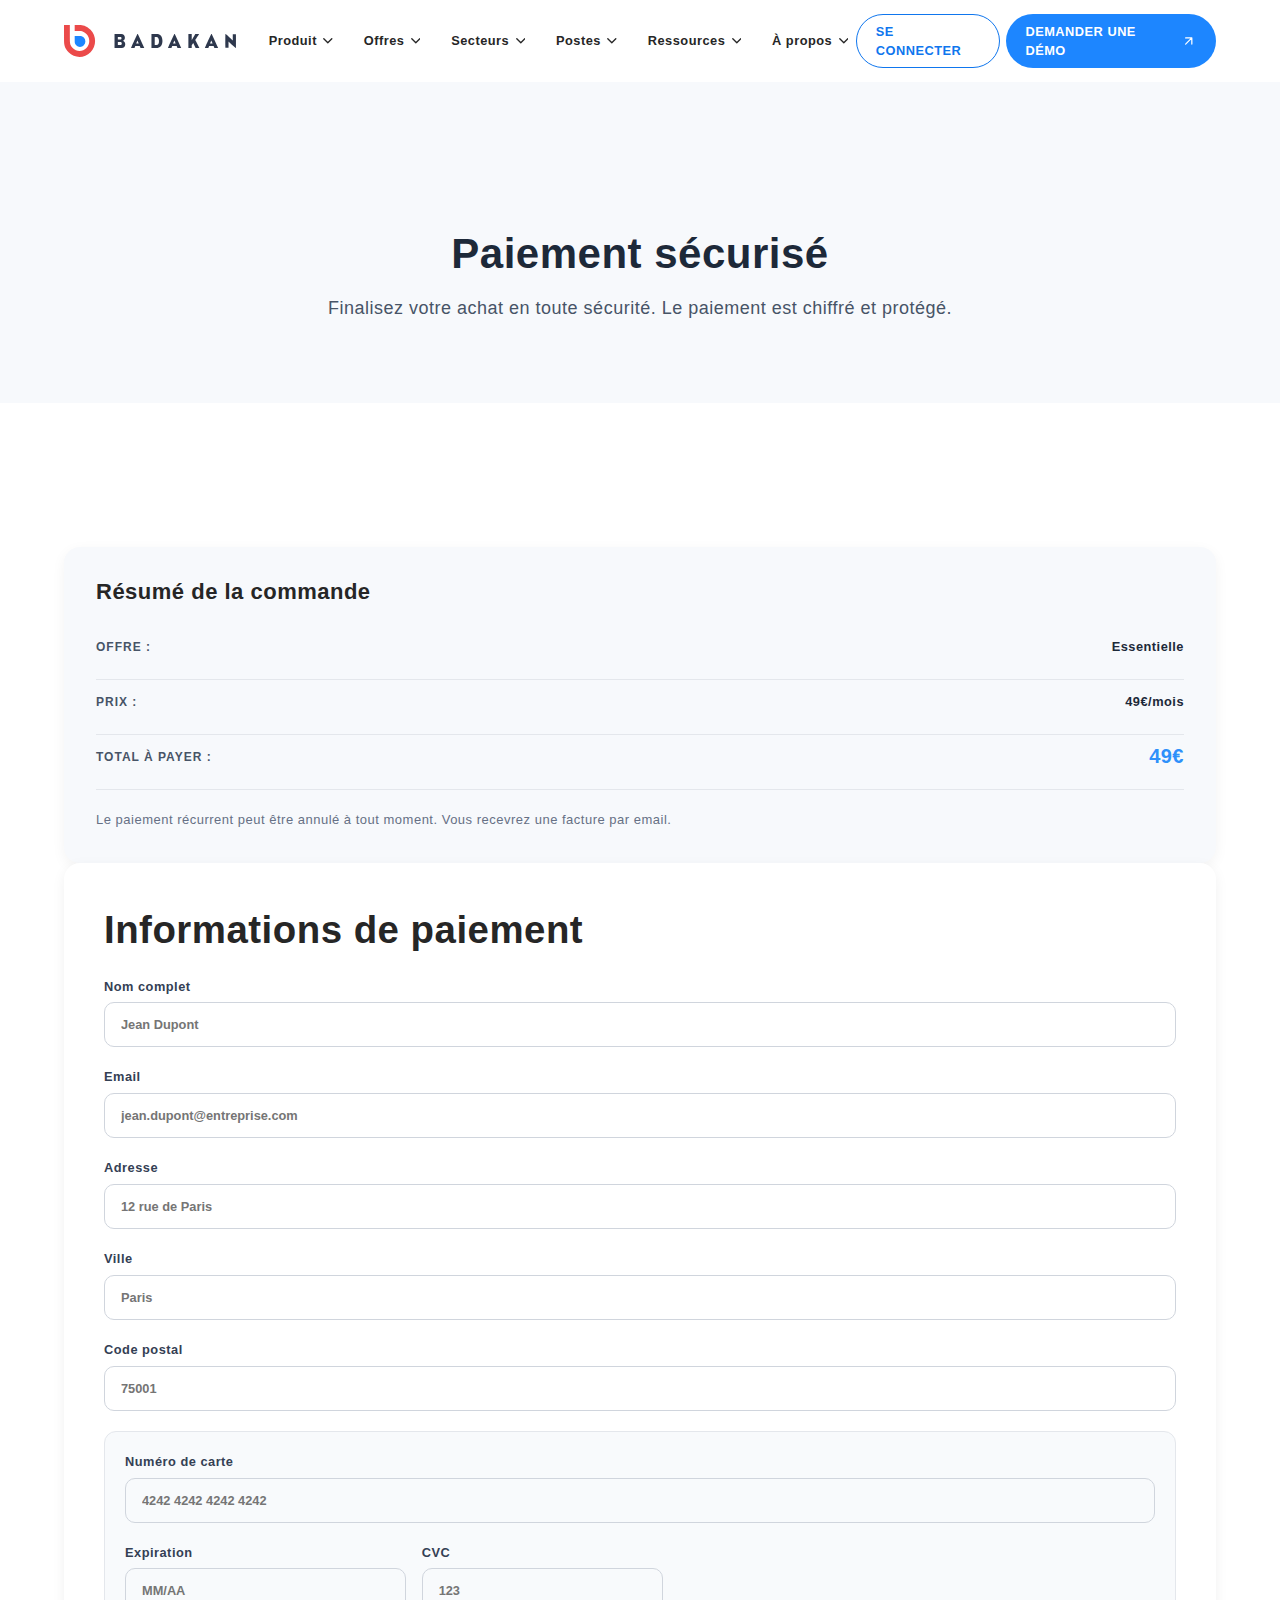
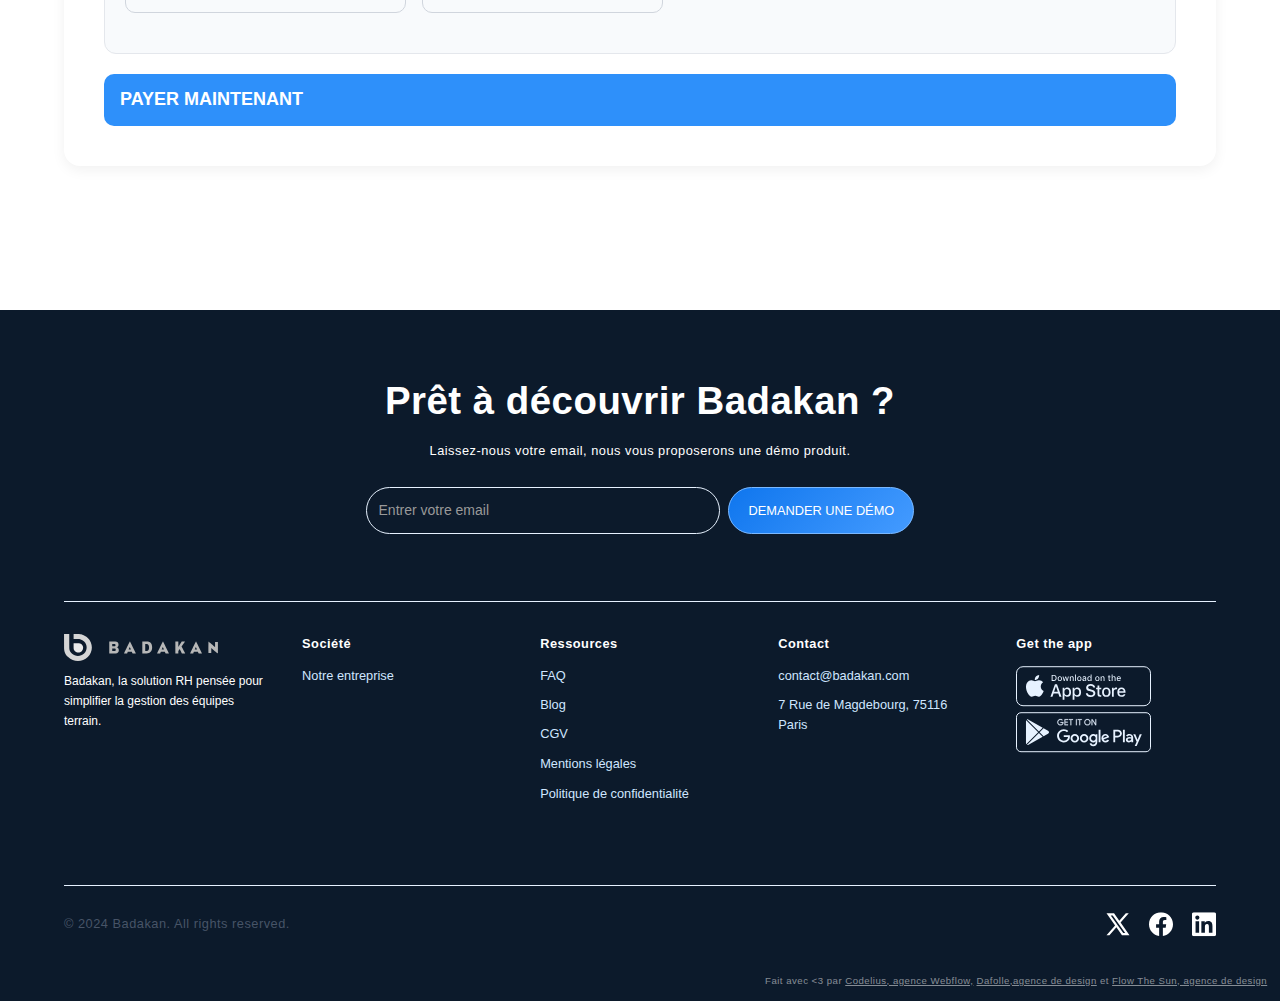
<file: payment.html>
<!DOCTYPE html>
<!-- saved from url=(0024)https://www.badakan.com/ -->
<html data-wf-domain="www.badakan.com" data-wf-page="65e8914d8d6ed1f3cbc4eb71" data-wf-site="5f05abc1465e49362cf383f8"
      class=" w-mod-js w-mod-ix">
<head>
    <meta http-equiv="Content-Type" content="text/html; charset=UTF-8">
    <style>.wf-force-outline-none[tabindex="-1"]:focus {
        outline: none;
    }</style>
    <title>Badakan | Logiciel RH pour la gestion des plannings et équipes</title>
    <meta content="Badakan, c’est le logiciel RH de gestion des équipes terrain : planifiez, suivez et exportez en paie en un clic. Essayez-le dès maintenant !"
          name="description">
    <meta content="Badakan | Logiciel RH pour la gestion des plannings et équipes" property="og:title">
    <meta content="Badakan, c’est le logiciel RH de gestion des équipes terrain : planifiez, suivez et exportez en paie en un clic. Essayez-le dès maintenant !"
          property="og:description">
    <meta content="Badakan | Logiciel RH pour la gestion des plannings et équipes" property="twitter:title">
    <meta content="Badakan, c’est le logiciel RH de gestion des équipes terrain : planifiez, suivez et exportez en paie en un clic. Essayez-le dès maintenant !"
          property="twitter:description">
    <meta property="og:type" content="website">
    <meta content="summary_large_image" name="twitter:card">
    <meta content="width=device-width, initial-scale=1" name="viewport">
    <meta content="google-site-verification=atMg_BJrhATWpcPMnx9UrOMZDGCPxDy3kzYiu89BR8I"
          name="google-site-verification">
    <meta content="Webflow" name="generator">
    <link href="./resources/badakan.webflow.shared.631738204.min.css"
          rel="stylesheet" type="text/css">
    <script async=""
            src="./resources/clarity.js"></script>
    <script async="" src="./resources/187223170.js"></script>
    <script src="./resources/4109337.js"
            type="text/javascript" id="hs-analytics"></script>
    <script src="./resources/banner.js"
            type="text/javascript" id="cookieBanner-4109337" data-cookieconsent="ignore" data-hs-ignore="true"
            data-loader="hs-scriptloader" data-hsjs-portal="4109337" data-hsjs-env="prod"
            data-hsjs-hublet="na1"></script>
    <script type="text/javascript" async=""
            src="./resources/bat.js"></script>

    <style>
        /* Responsive fix pour les "lignes grises" sur mobile */
        @media screen and (max-width: 479px) {

            /* Container principal des blocs texte + image */
            .new-container {
                display: flex !important;
                flex-direction: column !important; /* passe en vertical */
                border: none !important;
                box-shadow: none !important;
                padding-left: 16px;
                padding-right: 16px;
            }

            /* Colonne gauche (image) et droite (texte) */
            .pp-gestion_col_left,
            .pp-gestion_col_right {
                border: none !important;
                box-shadow: none !important;
                padding-left: 0 !important;
                padding-right: 0 !important;
            }
        }
    </style>
    <script src="./resources/187223170.js"
            type="text/javascript" async="" data-ueto="ueto_a286068f75"></script>
    <script async="" src="./resources/js(4)"></script>
</head>
<body class="new_body">
<div class="new_page-wrapper">
    <div data-collapse="tiny" data-animation="default" data-duration="400"
         data-w-id="cca42b8c-1512-c43b-bf2c-c8b76f503cef" data-easing="ease" data-easing2="ease" role="banner"
         class="navigation_section w-nav">
        <div data-container="" class="navigation_container"><a href="index.html" aria-current="page"
                                                               class="navigation_brand w-nav-brand w--current"
                                                               aria-label="home"><img
                src="./resources/5f082e6b268599279b786aa3_badakan-logo.svg"
                alt="" id="https-www.badakan.com" class="navigation_logo"></a>
            <div class="system-spacer_32px"></div>
            <nav role="navigation" class="navigation_menu w-nav-menu">
                <div class="menu_inner-wrap">
                    <div data-hover="false" data-delay="0"
                         class="navigation_dropdown navigation_dropdown_mobile w-dropdown">
                        <div class="navigation_link w-dropdown-toggle" id="w-dropdown-toggle-0"
                             aria-controls="w-dropdown-list-0" aria-haspopup="menu" aria-expanded="false" role="button"
                             tabindex="0"><p class="body-m">Produit</p>
                            <div class="system-spacer_8px"></div>
                            <div class="navigation_droprodown_icon">
                                <div class="new_icon w-embed">
                                    <svg width="12" height="8" viewBox="0 0 12 8" fill="none"
                                         xmlns="http://www.w3.org/2000/svg">
                                        <path d="M1 1.5L6 6.5L11 1.5" stroke="#475467" stroke-width="1.66667"
                                              stroke-linecap="round" stroke-linejoin="round"></path>
                                    </svg>
                                </div>
                            </div>
                        </div>

                        <nav class="navigation_dropdown_list w-dropdown-list" id="w-dropdown-list-0"
                             aria-labelledby="w-dropdown-toggle-0">
                            <div data-container="" class="navigation_dropdown_content">
                                <div class="navigation_dropdown_content_grid navigation_dropdown_mobile_new"><a
                                        id="w-node-e18ecf2f-aac5-ffad-f5c8-90adc19e7b03-6f503cef"
                                        href="https://www.badakan.com/planning-digital"
                                        class="navigation_dropdown_link w-inline-block" tabindex="0">
                                    <div class="navigation_dropdown_link-title-wrap"><img
                                            src="./resources/67f675f44bbeb09bc5c25728_Design sans titre (3).svg"
                                            loading="lazy" alt="" class="image-37">
                                        <div class="system-spacer_8px"></div>
                                        <p class="navigation_dropdown_link-title">Planning</p></div>
                                    <div class="system-spacer_8px"></div>
                                    <p class="lc2 fc-txt-secondary">Respect automatique du cadre légal et des horaires
                                        de travail, gestion des congés et absences ou encore dématérialisation des
                                        process, entrez dans le monde des Ressources Humaines connectées !</p></a>
                                    <div class="navigation_dropdown_divider"></div>
                                    <a href="https://www.badakan.com/sirh-paie"
                                       class="navigation_dropdown_link w-inline-block" tabindex="0">
                                        <div class="navigation_dropdown_link-title-wrap"><img
                                                src="./resources/67f67666e3ca47368af9eed4_Design sans titre (4).svg"
                                                loading="lazy" alt="" class="image-38">
                                            <div class="system-spacer_8px"></div>
                                            <p class="navigation_dropdown_link-title">Interface paie</p></div>
                                        <div class="system-spacer_8px"></div>
                                        <p class="lc2 fc-txt-secondary">Fini le stress du run de paie. Badakan
                                            centralise l'ensemble de vos données RH et s'adapte à vos outils et
                                            processus. Vous évitez la double saisie et vos employés reçoivent leurs
                                            fiches de paie par mail en temps et en heure.</p></a>
                                    <div class="navigation_dropdown_divider"></div>
                                    <a href="https://www.badakan.com/badgeuse"
                                       class="navigation_dropdown_link w-inline-block" tabindex="0">
                                        <div class="navigation_dropdown_link-title-wrap"><img
                                                src="./resources/67f677e329591178866d740f_Design sans titre (6).svg"
                                                loading="lazy" alt="" class="image-39">
                                            <div class="system-spacer_8px"></div>
                                            <p class="navigation_dropdown_link-title">Badgeuse</p></div>
                                        <div class="system-spacer_8px"></div>
                                        <p class="lc2 fc-txt-secondary">Une badgeuse directement reliée à votre planning
                                            et votre logiciel de paie pour une Gestion des Temps &amp; Activités simple
                                            et toujours juste !</p></a></div>
                                <div class="navigation_dropdown_content_grid navigation_dropdown_mobile_new"><a
                                        href="https://www.badakan.com/signature-electronique"
                                        class="navigation_dropdown_link w-inline-block" tabindex="0">
                                    <div class="navigation_dropdown_link-title-wrap"><img
                                            src="./resources/67f674dbf5e6f9320ac0c917_Design sans titre (1).svg"
                                            loading="lazy" alt="" class="image-34">
                                        <div class="system-spacer_8px"></div>
                                        <p class="navigation_dropdown_link-title">Signature électronique</p></div>
                                    <div class="system-spacer_8px"></div>
                                    <p class="lc2 fc-txt-secondary">Simplifiez l'envoi et la signature de vos contrats
                                        grâce à une solution sécurisée, conforme et éco-responsable.</p></a>
                                    <div class="navigation_dropdown_divider"></div>
                                    <a href="https://www.badakan.com/onboarding-autonome"
                                       class="navigation_dropdown_link w-inline-block" tabindex="0">
                                        <div class="navigation_dropdown_link-title-wrap"><img
                                                src="./resources/67f6757c3a659b4ec0280bdd_Design sans titre (2).svg"
                                                loading="lazy" alt="" class="image-36">
                                            <div class="system-spacer_8px"></div>
                                            <p class="navigation_dropdown_link-title">Onboarding autonome</p></div>
                                        <div class="system-spacer_8px"></div>
                                        <p class="lc2 fc-txt-secondary">Offrez à vos profils une inscription autonome,
                                            sécurisée et conforme via une application mobile pour accélérer leur
                                            intégration.</p></a>
                                    <div class="navigation_dropdown_divider"></div>
                                    <a href="https://badakan.webflow.io/gestion-des-extras"
                                       class="navigation_dropdown_link w-inline-block" tabindex="0">
                                        <div class="navigation_dropdown_link-title-wrap"><img
                                                src="./resources/67f675f44bbeb09bc5c25728_Design sans titre (3).svg"
                                                loading="lazy" alt="" class="image-35">
                                            <div class="system-spacer_8px"></div>
                                            <p class="navigation_dropdown_link-title">Gestion des extras</p></div>
                                        <div class="system-spacer_8px"></div>
                                        <p class="lc2 fc-txt-secondary">Automatisez la création, la validation et le
                                            suivi de vos missions d'extra pour simplifier votre quotidien et renforcer
                                            la cohésion de vos équipes.</p></a></div>
                                <div class="navigation_dropdown_content_grid navigation_dropdown_mobile_new"><a
                                        href="https://www.badakan.com/appplication"
                                        class="navigation_dropdown_link-copy w-inline-block" tabindex="0">
                                    <div class="navigation_dropdown_link-title-wrap"><img
                                            src="./resources/6807683e650a035924979977_Picto - Badakan - navigation.svg"
                                            loading="lazy" alt="" class="image-34">
                                        <div class="system-spacer_8px"></div>
                                        <p class="navigation_dropdown_link-title">Application</p></div>
                                    <div class="system-spacer_8px"></div>
                                    <p class="lc2 fc-txt-secondary">Gérez vos plannings, notifications, absences et
                                        missions extra en toute autonomie pour une communication renforcée et un
                                        quotidien simplifié.</p></a>
                                    <div class="navigation_dropdown_divider"></div>
                                    <a href="https://www.badakan.com/analyse-et-datas"
                                       class="navigation_dropdown_link w-inline-block" tabindex="0">
                                        <div class="navigation_dropdown_link-title-wrap"><img
                                                src="./resources/68077df5274c37da81c0580a_Picto - Badakan - navigation.svg"
                                                loading="lazy" alt="" class="image-36">
                                            <div class="system-spacer_8px"></div>
                                            <p class="navigation_dropdown_link-title">Analyse et datas</p></div>
                                        <div class="system-spacer_8px"></div>
                                        <p class="lc2 fc-txt-secondary">Exploitez des tableaux de bord pour optimiser
                                            vos coûts, booster la performance opérationnelle et prendre des décisions
                                            stratégiques basées sur la donnée.</p></a>
                                    <div class="navigation_dropdown_divider"></div>
                                    <a href="https://www.badakan.com/preparation-de-la-paie"
                                       class="navigation_dropdown_link w-inline-block" tabindex="0">
                                        <div class="navigation_dropdown_link-title-wrap"><img
                                                src="./resources/6807931ea9e915f2f853e54a_Picto - Badakan - navigation (1).svg"
                                                loading="lazy" alt="" class="image-35">
                                            <div class="system-spacer_8px"></div>
                                            <p class="navigation_dropdown_link-title">Préparation de la paie</p></div>
                                        <div class="system-spacer_8px"></div>
                                        <p class="lc2 fc-txt-secondary">Préparation de la paie – optimisez chaque détail
                                            pour une gestion impeccable</p></a></div>
                                <div class="navigation_dropdown_content_grid navigation_dropdown_mobile_new"><a
                                        href="https://www.badakan.com/declarations-sociales"
                                        class="navigation_dropdown_link-copy w-inline-block" tabindex="0">
                                    <div class="navigation_dropdown_link-title-wrap"><img
                                            src="./resources/6808bb5cf9c3e920d44b5947_Picto - Badakan - navigation (1).svg"
                                            loading="lazy" alt="" class="image-34">
                                        <div class="system-spacer_8px"></div>
                                        <p class="navigation_dropdown_link-title">Déclarations sociales</p></div>
                                    <div class="system-spacer_8px"></div>
                                    <p class="lc2 fc-txt-secondary">Déclarations sociales (DPAE) – automatisez et
                                        sécurisez vos déclarations sociales en toute confiance</p></a>
                                    <div class="navigation_dropdown_divider"></div>
                                    <a href="https://www.badakan.com/gestion-des-presences-et-des-absences"
                                       class="navigation_dropdown_link w-inline-block" tabindex="0">
                                        <div class="navigation_dropdown_link-title-wrap"><img
                                                src="./resources/6808c00e6e045d8049033928_Picto - Badakan - navigation (2).svg"
                                                loading="lazy" alt="" class="image-36">
                                            <div class="system-spacer_8px"></div>
                                            <p class="navigation_dropdown_link-title">Gestion des présences et des
                                                absences</p></div>
                                        <div class="system-spacer_8px"></div>
                                        <p class="lc2 fc-txt-secondary">Gestion des présences et absences – une
                                            visibilité totale pour une planification optimale</p></a>
                                    <div class="navigation_dropdown_divider"></div>
                                    <a href="https://www.badakan.com/support-customer-sucess"
                                       class="navigation_dropdown_link w-inline-block" tabindex="0">
                                        <div class="navigation_dropdown_link-title-wrap"><img
                                                src="./resources/6809fef1aee7d8c715bc213c_Picto - Badakan - navigation (3).svg"
                                                loading="lazy" alt="" class="image-35">
                                            <div class="system-spacer_8px"></div>
                                            <p class="navigation_dropdown_link-title">Support Customer Success</p></div>
                                        <div class="system-spacer_8px"></div>
                                        <p class="lc2 fc-txt-secondary">Support Customer Success – votre partenaire pour
                                            une adoption réussie</p></a></div>
                            </div>
                        </nav>
                    </div>

                    <div class="system-spacer_20px"></div>
                    <div data-hover="false" data-delay="0"
                         class="navigation_dropdown navigation_dropdown_mobile w-dropdown">
                        <div class="navigation_link w-dropdown-toggle">
                            <p class="body-m">Offres</p>
                            <div class="system-spacer_8px"></div>
                            <div class="navigation_droprodown_icon">
                                <div class="new_icon w-embed">
                                    <svg width="12" height="8" viewBox="0 0 12 8" fill="none"
                                         xmlns="http://www.w3.org/2000/svg">
                                        <path d="M1 1.5L6 6.5L11 1.5" stroke="#475467" stroke-width="1.66667"
                                              stroke-linecap="round" stroke-linejoin="round"></path>
                                    </svg>
                                </div>
                            </div>
                        </div>

                        <nav class="navigation_dropdown_list w-dropdown-list">
                            <div data-container="" class="navigation_dropdown_content">

                                <div class="navigation_dropdown_content_grid navigation_dropdown_mobile_new">

                                    <a href="/proto/offres.html#essentielle" class="navigation_dropdown_link w-inline-block">
                                        <div class="navigation_dropdown_link-title-wrap">
                                            <img src="https://cdn-icons-png.flaticon.com/512/2989/2989988.png"
                                                 loading="lazy" width="24" alt="">
                                            <div class="system-spacer_8px"></div>
                                            <p class="navigation_dropdown_link-title">Essentielle</p>
                                        </div>
                                        <div class="system-spacer_8px"></div>
                                        <p class="lc2 fc-txt-secondary">La base pour digitaliser et fluidifier la
                                            gestion de vos équipes.</p>
                                    </a>

                                    <div class="navigation_dropdown_divider"></div>

                                    <a href="/proto/offres.html#pro" class="navigation_dropdown_link w-inline-block">
                                        <div class="navigation_dropdown_link-title-wrap">
                                            <img src="https://cdn-icons-png.flaticon.com/512/2913/2913136.png"
                                                 loading="lazy" width="24" alt="">
                                            <div class="system-spacer_8px"></div>
                                            <p class="navigation_dropdown_link-title">Pro</p>
                                        </div>
                                        <div class="system-spacer_8px"></div>
                                        <p class="lc2 fc-txt-secondary">Le meilleur équilibre entre automatisation et
                                            productivité.</p>
                                    </a>

                                    <div class="navigation_dropdown_divider"></div>

                                    <a href="/proto/offres.html#business" class="navigation_dropdown_link w-inline-block">
                                        <div class="navigation_dropdown_link-title-wrap">
                                            <img src="https://cdn-icons-png.flaticon.com/512/3135/3135706.png"
                                                 loading="lazy" width="24" alt="">
                                            <div class="system-spacer_8px"></div>
                                            <p class="navigation_dropdown_link-title">Business</p>
                                        </div>
                                        <div class="system-spacer_8px"></div>
                                        <p class="lc2 fc-txt-secondary">La solution complète pour les organisations
                                            multi-sites et exigeantes.</p>
                                    </a>

                                </div>
                            </div>
                        </nav>
                    </div>

                    <div class="system-spacer_20px"></div>
                    <div data-hover="false" data-delay="0"
                         class="navigation_dropdown navigation_dropdown_mobile w-dropdown">
                        <div class="navigation_link w-dropdown-toggle" id="w-dropdown-toggle-1"
                             aria-controls="w-dropdown-list-1" aria-haspopup="menu" aria-expanded="false" role="button"
                             tabindex="0"><p class="body-m">Secteurs</p>
                            <div class="system-spacer_8px"></div>
                            <div class="navigation_droprodown_icon">
                                <div class="new_icon w-embed">
                                    <svg width="12" height="8" viewBox="0 0 12 8" fill="none"
                                         xmlns="http://www.w3.org/2000/svg">
                                        <path d="M1 1.5L6 6.5L11 1.5" stroke="#475467" stroke-width="1.66667"
                                              stroke-linecap="round" stroke-linejoin="round"></path>
                                    </svg>
                                </div>
                            </div>
                        </div>
                        <nav class="navigation_dropdown_list w-dropdown-list" id="w-dropdown-list-1"
                             aria-labelledby="w-dropdown-toggle-1">
                            <div data-container="" class="navigation_dropdown_content">
                                <div class="navigation_dropdown_content_grid navigation_dropdown_mobile_new"><a
                                        id="w-node-_15aed37f-de17-a4c6-86a7-fa7c1b9beed2-6f503cef"
                                        href="https://www.badakan.com/retail-et-distribution"
                                        class="navigation_dropdown_link w-inline-block" tabindex="0">
                                    <div class="navigation_dropdown_link-title-wrap"><img
                                            src="./resources/6810c9c218adf4f67793b32a_Picto - Badakan - navigation (4).svg"
                                            loading="lazy" alt="" class="image-37">
                                        <div class="system-spacer_8px"></div>
                                        <p class="navigation_dropdown_link-title">Retail et distribution</p></div>
                                    <div class="system-spacer_8px"></div>
                                    <p class="lc2 fc-txt-secondary">Une solution complète pour gérer votre personnel
                                        permanent comme vos collaborateurs temporaires. Optimisez votre communication
                                        interne et la diffusion de vos plannings tout en renforçant votre marque
                                        employeur.</p></a>
                                    <div class="navigation_dropdown_divider"></div>
                                    <a href="https://www.badakan.com/logistique"
                                       class="navigation_dropdown_link w-inline-block" tabindex="0">
                                        <div class="navigation_dropdown_link-title-wrap"><img
                                                src="./resources/68122c98155288e3520188cf_Picto - Badakan - navigation (5).svg"
                                                loading="lazy" alt="" class="image-38">
                                            <div class="system-spacer_8px"></div>
                                            <p class="navigation_dropdown_link-title">Logistique</p></div>
                                        <div class="system-spacer_8px"></div>
                                        <p class="lc2 fc-txt-secondary">La logistique exige flexibilité et réactivité.
                                            Badakan vous accompagne avec une solution RH innovante pour fluidifier la
                                            gestion de vos équipes, optimiser la p</p></a>
                                    <div class="navigation_dropdown_divider"></div>
                                    <a href="https://www.badakan.com/interim-chr"
                                       class="navigation_dropdown_link w-inline-block" tabindex="0">
                                        <div class="navigation_dropdown_link-title-wrap"><img
                                                src="./resources/6814903f0f1f345dc1dba096_Picto - Badakan - navigation (6).svg"
                                                loading="lazy" alt="" class="image-39">
                                            <div class="system-spacer_8px"></div>
                                            <p class="navigation_dropdown_link-title">Interim CHR</p></div>
                                        <div class="system-spacer_8px"></div>
                                        <p class="lc2 fc-txt-secondary">Simplifiez la gestion de vos intérimaires,
                                            optimisez la communication en temps réel et renforcez votre marque employeur
                                            dans un secte</p></a>
                                    <div class="navigation_dropdown_divider"></div>
                                    <a href="https://www.badakan.com/logiciel-planning-restauration"
                                       class="navigation_dropdown_link w-inline-block" tabindex="0">
                                        <div class="navigation_dropdown_link-title-wrap"><img
                                                src="./resources/682753346d2eaf9924ded22f_Picto - Badakan - navigation (15).svg"
                                                loading="lazy" alt="" class="image-39">
                                            <div class="system-spacer_8px"></div>
                                            <p class="navigation_dropdown_link-title">Restauration</p></div>
                                        <div class="system-spacer_8px"></div>
                                        <p class="lc2 fc-txt-secondary">Badakan est une solution complète pour gérer
                                            votre personnel permanent comme vos extras !</p></a></div>
                                <div class="navigation_dropdown_content_grid navigation_dropdown_mobile_new"><a
                                        href="https://www.badakan.com/evenementiel"
                                        class="navigation_dropdown_link w-inline-block" tabindex="0">
                                    <div class="navigation_dropdown_link-title-wrap"><img
                                            src="./resources/68149eae53cffd559f123a81_Picto - Badakan - navigation.png"
                                            loading="lazy" alt="" class="image-34">
                                        <div class="system-spacer_8px"></div>
                                        <p class="navigation_dropdown_link-title"><strong>Événementiel</strong></p>
                                    </div>
                                    <div class="system-spacer_8px"></div>
                                    <p class="lc2 fc-txt-secondary">Optimisez la gestion de vos équipes, coordonnez vos
                                        plannings en temps réel et valorisez votre ma</p></a>
                                    <div class="navigation_dropdown_divider"></div>
                                    <a href="https://www.badakan.com/interim-medico-social"
                                       class="navigation_dropdown_link w-inline-block" tabindex="0">
                                        <div class="navigation_dropdown_link-title-wrap"><img
                                                src="./resources/6814aaf2de6ad29cf31496e6_Picto - Badakan - navigation (7).svg"
                                                loading="lazy" alt="" class="image-36">
                                            <div class="system-spacer_8px"></div>
                                            <p class="navigation_dropdown_link-title">Interim médico-social</p></div>
                                        <div class="system-spacer_8px"></div>
                                        <p class="lc2 fc-txt-secondary">Optimisez la gestion de vos remplaçants et
                                            renforcez vos équipes en quelques clics.</p></a>
                                    <div class="navigation_dropdown_divider"></div>
                                    <a href="https://www.badakan.com/hotellerie"
                                       class="navigation_dropdown_link w-inline-block" tabindex="0">
                                        <div class="navigation_dropdown_link-title-wrap"><img
                                                src="./resources/6818a2a1a877f16e987f9b30_Picto - Badakan - navigation (8).svg"
                                                loading="lazy" alt="" class="image-35">
                                            <div class="system-spacer_8px"></div>
                                            <p class="navigation_dropdown_link-title">Hôtellerie</p></div>
                                        <div class="system-spacer_8px"></div>
                                        <p class="lc2 fc-txt-secondary">Alliez flexibilité des plannings, communication
                                            instantanée et valorisation de vos</p></a>
                                    <div class="navigation_dropdown_divider"></div>
                                    <a href="https://www.badakan.com/restauration-rapide"
                                       class="navigation_dropdown_link w-inline-block" tabindex="0">
                                        <div class="navigation_dropdown_link-title-wrap"><img
                                                src="./resources/683040f77aba642edb8ab1c0_Picto - Badakan - navigation (16).svg"
                                                loading="lazy" alt="" class="image-35">
                                            <div class="system-spacer_8px"></div>
                                            <p class="navigation_dropdown_link-title">Restauration rapide</p></div>
                                        <div class="system-spacer_8px"></div>
                                        <p class="lc2 fc-txt-secondary">Badakan est la solution RH tout-en-un conçue
                                            pour les établissement</p></a></div>
                            </div>
                        </nav>
                    </div>
                    <div class="system-spacer_20px"></div>
                    <div data-hover="false" data-delay="0"
                         class="navigation_dropdown navigation_dropdown_mobile w-dropdown">
                        <div class="navigation_link w-dropdown-toggle" id="w-dropdown-toggle-2"
                             aria-controls="w-dropdown-list-2" aria-haspopup="menu" aria-expanded="false" role="button"
                             tabindex="0"><p class="body-m">Postes</p>
                            <div class="system-spacer_8px"></div>
                            <div class="navigation_droprodown_icon">
                                <div class="new_icon w-embed">
                                    <svg width="12" height="8" viewBox="0 0 12 8" fill="none"
                                         xmlns="http://www.w3.org/2000/svg">
                                        <path d="M1 1.5L6 6.5L11 1.5" stroke="#475467" stroke-width="1.66667"
                                              stroke-linecap="round" stroke-linejoin="round"></path>
                                    </svg>
                                </div>
                            </div>
                        </div>
                        <nav class="navigation_dropdown_list w-dropdown-list" id="w-dropdown-list-2"
                             aria-labelledby="w-dropdown-toggle-2">
                            <div data-container="" class="navigation_dropdown_content">
                                <div class="navigation_dropdown_content_grid navigation_dropdown_mobile_new"><a
                                        id="w-node-ebd528d5-982c-b219-d980-48bb4650f9f7-6f503cef"
                                        href="https://www.badakan.com/directeur-des-ressources-humaines"
                                        class="navigation_dropdown_link w-inline-block" tabindex="0">
                                    <div class="navigation_dropdown_link-title-wrap"><img
                                            src="./resources/681dc53d6da9f7df492bc0ac_Picto - Badakan - navigation (9).svg"
                                            loading="lazy" alt="" class="image-37">
                                        <div class="system-spacer_8px"></div>
                                        <p class="navigation_dropdown_link-title">Directeur des ressources humaines</p>
                                    </div>
                                    <div class="system-spacer_8px"></div>
                                    <p class="lc2 fc-txt-secondary">Badakan centralise la gestion de vos équipes et
                                        fluidifie la communication.</p></a>
                                    <div class="navigation_dropdown_divider"></div>
                                    <a href="https://www.badakan.com/directeur-administratif-et-financier"
                                       class="navigation_dropdown_link w-inline-block" tabindex="0">
                                        <div class="navigation_dropdown_link-title-wrap"><img
                                                src="./resources/681dcdc556b5a714d66fe007_Picto - Badakan - navigation (1).png"
                                                loading="lazy" alt="" class="image-38">
                                            <div class="system-spacer_8px"></div>
                                            <p class="navigation_dropdown_link-title">Directeur administratif et
                                                financier</p></div>
                                        <div class="system-spacer_8px"></div>
                                        <p class="lc2 fc-txt-secondary">Un logiciel RH pensé pour les directeurs
                                            administratifs et financiers : maîtrisez vos coûts, automatisez les
                                            processus</p></a>
                                    <div class="navigation_dropdown_divider"></div>
                                    <a href="https://www.badakan.com/directeur-general"
                                       class="navigation_dropdown_link w-inline-block" tabindex="0">
                                        <div class="navigation_dropdown_link-title-wrap"><img
                                                src="./resources/681dd87b1049b22754395945_Picto - Badakan - navigation (10).svg"
                                                loading="lazy" alt="" class="image-39">
                                            <div class="system-spacer_8px"></div>
                                            <p class="navigation_dropdown_link-title">Directeur général</p></div>
                                        <div class="system-spacer_8px"></div>
                                        <p class="lc2 fc-txt-secondary">Adoptez une solution intégrée pour harmoniser la
                                            gestion de vos équipes, optimiser vos opérations</p></a></div>
                                <div class="navigation_dropdown_content_grid navigation_dropdown_mobile_new"><a
                                        href="https://www.badakan.com/directeur-exploitation"
                                        class="navigation_dropdown_link w-inline-block" tabindex="0">
                                    <div class="navigation_dropdown_link-title-wrap"><img
                                            src="./resources/681de13d2e1ca9435cea7243_Picto - Badakan - navigation (11).svg"
                                            loading="lazy" alt="" class="image-34">
                                        <div class="system-spacer_8px"></div>
                                        <p class="navigation_dropdown_link-title"><strong>Directeur
                                            d'exploitation</strong></p></div>
                                    <div class="system-spacer_8px"></div>
                                    <p class="lc2 fc-txt-secondary">Orchestrez la gestion des équipes, la coordination
                                        des opérations et la communication interne pour u</p></a>
                                    <div class="navigation_dropdown_divider"></div>
                                    <a href="https://www.badakan.com/manager"
                                       class="navigation_dropdown_link w-inline-block" tabindex="0">
                                        <div class="navigation_dropdown_link-title-wrap"><img
                                                src="./resources/681e00b379854b1c4af0a659_Picto - Badakan - navigation (12).svg"
                                                loading="lazy" alt="" class="image-36">
                                            <div class="system-spacer_8px"></div>
                                            <p class="navigation_dropdown_link-title">Manager</p></div>
                                        <div class="system-spacer_8px"></div>
                                        <p class="lc2 fc-txt-secondary">Simplifiez la gestion quotidienne, optimisez la
                                            communication interne et valorisez l'image de votre ét</p></a>
                                    <div class="navigation_dropdown_divider"></div>
                                    <a href="https://www.badakan.com/gestionnaire-paie"
                                       class="navigation_dropdown_link w-inline-block" tabindex="0">
                                        <div class="navigation_dropdown_link-title-wrap"><img
                                                src="./resources/681e0942305fa6bfedf78a1a_Picto - Badakan - navigation (13).svg"
                                                loading="lazy" alt="" class="image-35">
                                            <div class="system-spacer_8px"></div>
                                            <p class="navigation_dropdown_link-title">Gestionnaire paie</p></div>
                                        <div class="system-spacer_8px"></div>
                                        <p class="lc2 fc-txt-secondary">Alliez flexibilité des plannings,
                                            communicaSimplifiez le traitement des bulletins, automatisez la validation
                                            des heures et garantissez lation instantanée et valorisation de vos</p></a>
                                </div>
                            </div>
                        </nav>
                    </div>
                    <div class="system-spacer_20px"></div>
                    <div data-hover="false" data-delay="0"
                         class="navigation_dropdown navigation_dropdown_mobile w-dropdown">
                        <div class="navigation_link w-dropdown-toggle" id="w-dropdown-toggle-3"
                             aria-controls="w-dropdown-list-3" aria-haspopup="menu" aria-expanded="false" role="button"
                             tabindex="0"><p class="body-m">Ressources</p>
                            <div class="system-spacer_8px"></div>
                            <div class="navigation_droprodown_icon">
                                <div class="new_icon w-embed">
                                    <svg width="12" height="8" viewBox="0 0 12 8" fill="none"
                                         xmlns="http://www.w3.org/2000/svg">
                                        <path d="M1 1.5L6 6.5L11 1.5" stroke="#475467" stroke-width="1.66667"
                                              stroke-linecap="round" stroke-linejoin="round"></path>
                                    </svg>
                                </div>
                            </div>
                        </div>
                        <nav class="navigation_dropdown_list w-dropdown-list" id="w-dropdown-list-3"
                             aria-labelledby="w-dropdown-toggle-3">
                            <div data-container="" class="navigation_dropdown_content navigation_dropdown_mobile">
                                <div class="navigation_dropdown_content_grid navigation_dropdown_mobile_new"><a
                                        href="https://www.badakan.com/telechargement-enquete-contrats-courts"
                                        class="navigation_dropdown_link w-inline-block" tabindex="0">
                                    <div class="navigation_dropdown_link-title-wrap"><img
                                            src="./resources/6826e09d3bd4e9d926814f45_28.png"
                                            loading="lazy" width="18" alt="">
                                        <div class="system-spacer_8px"></div>
                                        <p class="navigation_dropdown_link-title">Enquête</p></div>
                                    <div class="system-spacer_8px"></div>
                                    <p class="lc2 fc-txt-secondary">Comment les RH gagnent en agilité grâce aux contrats
                                        courts ?</p></a>
                                    <div class="navigation_dropdown_divider"></div>
                                    <a id="w-node-d9d6fc4a-60ec-0257-6096-a65c40619ff3-6f503cef"
                                       href="https://www.badakan.com/infographie-gta"
                                       class="navigation_dropdown_link w-inline-block" tabindex="0">
                                        <div class="navigation_dropdown_link-title-wrap"><img
                                                src="./resources/6826e04f800b2e6b3e182a9b_29.png"
                                                loading="lazy" width="18" alt="">
                                            <div class="system-spacer_8px"></div>
                                            <p class="navigation_dropdown_link-title">Baromètre</p></div>
                                        <div class="system-spacer_8px"></div>
                                        <p class="lc2 fc-txt-secondary">Découvrez quels sont les outils privilégiés des
                                            RH, les solutions à la fluctuation d'activité des établissements, et de
                                            nombreux autres sujets<br></p></a>
                                    <div class="navigation_dropdown_divider"></div>
                                    <a href="https://www.badakan.com/livre-blanc-futur-of-work"
                                       class="navigation_dropdown_link w-inline-block" tabindex="0">
                                        <div class="navigation_dropdown_link-title-wrap"><img
                                                src="./resources/6826e083800b2e6b3e1863ac_26.png"
                                                loading="lazy" width="18" alt="">
                                            <div class="system-spacer_8px"></div>
                                            <p class="navigation_dropdown_link-title">Livre blanc</p></div>
                                        <div class="system-spacer_8px"></div>
                                        <p class="lc2 fc-txt-secondary">Future of work<br>Comment travaillera-t-on en
                                            2035 ?</p></a>
                                    <div class="navigation_dropdown_divider"></div>
                                    <a href="https://www.badakan.com/blog"
                                       class="navigation_dropdown_link w-inline-block" tabindex="0">
                                        <div class="navigation_dropdown_link-title-wrap"><img
                                                src="./resources/6826e0b878a6a3481af6e5d7_27.png"
                                                loading="lazy" width="18" alt="">
                                            <div class="system-spacer_8px"></div>
                                            <p class="navigation_dropdown_link-title">Blog</p></div>
                                        <div class="system-spacer_8px"></div>
                                        <p class="lc2 fc-txt-secondary">Des articles pratiques et inspirants autour du
                                            travail temporaire, des métiers terrain et de la vie professionnelle
                                            flexible.t-on en 2035 ?</p></a>
                                    <div class="navigation_dropdown_divider"></div>
                                    <a href="https://www.badakan.com/webinaires"
                                       class="navigation_dropdown_link w-inline-block" tabindex="0">
                                        <div class="navigation_dropdown_link-title-wrap"><img
                                                src="./resources/684c247fa3a8508664d2c976_picto webinar.png"
                                                loading="lazy" width="18" alt="">
                                            <div class="system-spacer_8px"></div>
                                            <p class="navigation_dropdown_link-title">Webinaires</p></div>
                                        <div class="system-spacer_8px"></div>
                                        <p class="lc2 fc-txt-secondary">Des vidéos courtes pour optimiser votre
                                            recrutement, vos plannings et la gestion de vos équipes.</p></a></div>
                            </div>
                        </nav>
                    </div>
                    <div class="system-spacer_20px"></div>
                    <div data-hover="false" data-delay="0"
                         class="navigation_dropdown navigation_dropdown_mobile w-dropdown">
                        <div class="navigation_link w-dropdown-toggle" id="w-dropdown-toggle-4"
                             aria-controls="w-dropdown-list-4" aria-haspopup="menu" aria-expanded="false" role="button"
                             tabindex="0"><p class="body-m"><strong>À</strong> propos</p>
                            <div class="system-spacer_8px"></div>
                            <div class="navigation_droprodown_icon">
                                <div class="new_icon w-embed">
                                    <svg width="12" height="8" viewBox="0 0 12 8" fill="none"
                                         xmlns="http://www.w3.org/2000/svg">
                                        <path d="M1 1.5L6 6.5L11 1.5" stroke="#475467" stroke-width="1.66667"
                                              stroke-linecap="round" stroke-linejoin="round"></path>
                                    </svg>
                                </div>
                            </div>
                        </div>
                        <nav class="navigation_dropdown_list w-dropdown-list" id="w-dropdown-list-4"
                             aria-labelledby="w-dropdown-toggle-4">
                            <div data-container="" class="navigation_dropdown_content navigation_dropdown_mobile">
                                <div class="navigation_dropdown_content_grid navigation_dropdown_mobile_new"><a
                                        href="https://www.badakan.com/support-customer-success"
                                        class="navigation_dropdown_link w-inline-block" tabindex="0">
                                    <div class="navigation_dropdown_link-title-wrap"><img
                                            src="./resources/6809fef1aee7d8c715bc213c_Picto - Badakan - navigation (3).svg"
                                            loading="lazy" width="18" alt="">
                                        <div class="system-spacer_8px"></div>
                                        <p class="navigation_dropdown_link-title">Customer success</p></div>
                                    <div class="system-spacer_8px"></div>
                                    <p class="lc2 fc-txt-secondary">Bénéficiez<strong> </strong>d'un accompagnement
                                        personnalisé<strong> </strong>et d'une assistance dédiée pour
                                        optimiser<strong> </strong>l'utilisation de notre plateforme!</p></a>
                                    <div class="navigation_dropdown_divider"></div>
                                    <a href="https://www.badakan.com/lentreprise"
                                       class="navigation_dropdown_link w-inline-block" tabindex="0">
                                        <div class="navigation_dropdown_link-title-wrap"><img
                                                src="./resources/684dac439c02a39280498211_picto nous.png"
                                                loading="lazy" width="18" alt="">
                                            <div class="system-spacer_8px"></div>
                                            <p class="navigation_dropdown_link-title">L'entreprise</p></div>
                                        <div class="system-spacer_8px"></div>
                                        <p class="lc2 fc-txt-secondary">Découvrez notre ADN : qui nous sommes, ce qui
                                            nous motive, et pourquoi nous avons créé Badakan pour faciliter le quotidien
                                            des équipes de terrain.</p></a></div>
                            </div>
                        </nav>
                    </div>
                </div>
            </nav>
            <div class="navigation_buttons"><a href="https://admin.badakan.com/" target="_blank"
                                               class="new_button outlined small hidden-mobile w-inline-block"><p
                    class="body-m">Se connecter</p></a>
                <div class="system-spacer_8px"></div>
                <a href="https://www.badakan.com/formulaire-demonstration-badakan"
                   class="new_button small w-inline-block"><p class="body-m"><span
                        class="hidden-mobile">Demander une </span>démo</p>
                    <div class="system-spacer_8px"></div>
                    <div class="new_button_icon small">
                        <div class="new_icon w-embed">
                            <svg width="25" height="24" viewBox="0 0 25 24" fill="none"
                                 xmlns="http://www.w3.org/2000/svg">
                                <path d="M7.5 17L17.5 7M17.5 7H7.5M17.5 7V17" stroke="white" stroke-width="2"
                                      stroke-linecap="round" stroke-linejoin="round"></path>
                            </svg>
                        </div>
                    </div>
                </a></div>
            <div class="navigation_menu-button w-nav-button" style="-webkit-user-select: text;" aria-label="menu"
                 role="button" tabindex="0" aria-controls="w-nav-overlay-0" aria-haspopup="menu" aria-expanded="false">
                <div class="icon w-icon-nav-menu"></div>
            </div>
        </div>
        <div class="system_global-wrap">
            <div class="system_spacer-view w-embed">
                <style>
                    html.wf-design-mode [class^="system-spacer_"] {
                        background-color: rgba(200, 200, 200, 0.54);
                    }
                </style>
            </div>
            <div class="system_codelius-toolbox w-embed"><!--
CODELIUS TOOLBOX
----------------
This code helps us provide clean, optimized, client-first Webflow website.
Removing this could affect how your website behave.
-->

                <style>

                    :root {
                        --font-weight--900: 900;
                        --font-weight--800: 800;
                        --font-weight--700: 700;
                        --font-weight--600: 600;
                        --font-weight--500: 500;
                        --font-weight--400: 400;
                        --font-weight--300: 300;
                        --font-weight--200: 200;
                        --font-weight--100: 100;

                    }

                    a {
                        color: inherit;
                        text-decoration: unset;
                    }

                    h1, h2, h3, h4, h5, h6, p {
                        margin-top: unset;
                        margin-bottom: unset;
                    }

                    button {
                        background-color: unset;
                        padding: unset;
                        text-align: inherit;
                    }

                    .w-slider {
                        height: auto;
                    }

                    input {
                        background-color: unset;
                        border: unset;
                        height: unset;
                        color: inherit;
                    }

                    .w-nav-brand {
                        color: inherit;
                    }

                    .w-nav-link.w--current {
                        color: inherit;
                    }

                    body {
                        overscroll-behavior: none;
                    }

                    /*Bouncing effect top and bottom page -> disabled*/
                    .page-wrapper {
                        max-width: 100vw;
                        overflow: clip;
                    }

                    /* Preventing horizontal scroll on page */

                    [class*='twb'], [style--text-wrap='balance'] {
                        text-wrap: balance;
                    }

                    /* Chrome only for now */
                    [class*='--to'], [style--text-overflow='ellipsis'] { /* Needs to be applied on the text itself, not a parent */
                        text-overflow: ellipsis;
                        max-width: 100%;
                        overflow: hidden;
                    }

                    .new_icon svg {
                        width: 100% !important;
                        height: 100% !important;
                    }

                    /* If Stroke Icons by Default */
                    .new_icon path {
                        /*stroke-width: var(--icon--stroke-width) !important;*/
                        stroke: currentColor !important;
                    }

                    .new_icon-fill path {
                        fill: currentColor !important;
                    }

                    [class*='composed-sentence'] > * {
                        display: inline;
                    }

                    [class*='composed-sentence'] > *:not(:last-child) {
                        margin-right: 2px
                    }

                    [class^="lc"], [line-clamp] {
                        display: -webkit-box;
                        -webkit-box-orient: vertical;
                        overflow: hidden;
                        text-overflow: ellipsis;
                    }

                    .lc5, [line-clamp="5"] {
                        -webkit-line-clamp: 4
                    }

                    .lc4, [line-clamp="4"] {
                        -webkit-line-clamp: 4
                    }

                    .lc3, [line-clamp="3"] {
                        -webkit-line-clamp: 3
                    }

                    .lc2, [line-clamp="2"] {
                        -webkit-line-clamp: 2
                    }

                    .lc1, [line-clamp="1"] {
                        -webkit-line-clamp: 1
                    }

                    :is(h1, h2, h3, h4, h5, h6, p) a {
                        text-decoration: underline;
                    }

                    section {
                        position: relative
                    }

                    :where([data-container]) {
                        position: relative;
                        padding-top: var(--padding-vertical--main);
                        padding-bottom: var(--padding-vertical--main);
                        padding-left: var(--padding-horizontal--main);
                        padding-right: var(--padding-horizontal--main);
                        max-width: var(--max-width--main);
                        width: 100%;
                        margin-right: auto;
                        margin-left: auto;
                    }

                    .horizontal-divider, .vertical-divider {
                        outline: unset !important;
                        outline-offset: unset !important;
                    }

                    .w-dropdown-toggle {
                        color: inherit;
                    }


                </style>
            </div>
            <div class="system_wizardry w-embed">
                <style>
                    .new_body {
                        font-size: 1vw;
                    }

                    /* Max Font Size */
                    @media screen and (min-width: 1920px) {
                        .new_body {
                            font-size: 16px;
                        }
                    }

                    /* Container Max Width */
                    .container {
                        max-width: 1920px;
                    }

                    /* Min Font Size */
                    @media screen and (max-width: 991px) {
                        .new_body {
                            font-size: 14px;
                        }
                    }

                </style>
            </div>
            <div class="system_responsivness w-embed">
                <style>
                    @media screen and (max-width: 991px) {
                        :root {
                            --padding-horizontal--main: 3em;
                            --padding-vertical--main: 3em;

                            --adaptive-sizes--28px: 1.6em;
                            --adaptive-sizes--30px: 1.65em;
                            --adaptive-sizes--32px: 1.75em;
                            --adaptive-sizes--36px: 2em;
                            --adaptive-sizes--40px: 2.17em;
                            --adaptive-sizes--44px: 2.33em;
                            --adaptive-sizes--48px: 2.5em;
                            --adaptive-sizes--50px: 2.61em;
                            --adaptive-sizes--52px: 2.71em;
                            --adaptive-sizes--54px: 2.80em;
                            --adaptive-sizes--56px: 2.90em;
                            --adaptive-sizes--60px: 3.11em;
                            --adaptive-sizes--62px: 3.21em;
                            --adaptive-sizes--64px: 3em;
                            --adaptive-sizes--70px: 3.43em;
                            --adaptive-sizes--72px: 3.55em;
                            --adaptive-sizes--80px: 4em;
                            --adaptive-sizes--88px: 4.5em;
                            --adaptive-sizes--96px: 5em;
                            --adaptive-sizes--104px: 5.25em;
                            --adaptive-sizes--112px: 5.5em;
                            --adaptive-sizes--120px: 6em;
                            --adaptive-sizes--128px: 6.5em;
                            --adaptive-sizes--136px: 6.75em;
                            --adaptive-sizes--144px: 7em;
                            --adaptive-sizes--152px: 7.5em;
                            --adaptive-sizes--160px: 8em;
                            --adaptive-sizes--176px: 9em;
                        }
                    }

                    @media screen and (max-width: 767px) {
                        :root {
                            --cta-medium--font-size: 1em;

                            --padding-horizontal--main: 1em;
                            --padding-vertical--main: 4em;

                            --adaptive-sizes--40px: 2em;
                            --adaptive-sizes--44px: 2em;
                            --adaptive-sizes--48px: 2.03em;
                            --adaptive-sizes--50px: 2.09em;
                            --adaptive-sizes--52px: 2.16em;
                            --adaptive-sizes--54px: 2.22em;
                            --adaptive-sizes--56px: 2.25em;
                            --adaptive-sizes--60px: 2.31em;
                            --adaptive-sizes--62px: 2.34em;
                            --adaptive-sizes--64px: 2.38em;
                            --adaptive-sizes--70px: 2.50em;
                            --adaptive-sizes--72px: 2.56em;
                            --adaptive-sizes--80px: 2.81em;
                            --adaptive-sizes--88px: 3.06em;
                            --adaptive-sizes--96px: 3.31em;
                            --adaptive-sizes--104px: 3.56em;
                            --adaptive-sizes--112px: 3.81em;
                            --adaptive-sizes--120px: 4.06em;
                            --adaptive-sizes--128px: 4.31em;
                            --adaptive-sizes--136px: 4.56em;
                            --adaptive-sizes--144px: 4.81em;
                            --adaptive-sizes--152px: 5.06em;
                            --adaptive-sizes--160px: 5.28em;
                            --adaptive-sizes--176px: 5.75em;
                        }
                    }

                </style>
            </div>
            <div class="system_custom-css w-embed">
                <style>
                    a:hover :is(.new_icon) {
                        transform: rotateZ(45deg)
                    }

                    .w--open.navigation_link,
                    .navigation_link:hover {
                        background-color: var(--blue--300);
                        border-color: var(--blue--700);
                        color: var(--blue--700);
                    }

                    .w--open .new_icon {
                        transform: rotateZ(180deg)
                    }

                    @media screen and (max-width: 568px) {
                        .lc4 {
                            -webkit-line-clamp: 2
                        }
                    }



                </style>
            </div>
        </div>
        <div class="w-nav-overlay" data-wf-ignore="" id="w-nav-overlay-0"></div>
    </div>
    <style>
        /* ---------- HERO ---------- */

        .payment_hero {
            padding: 80px 0;
            text-align: center;
            background: #F7F9FC;
        }

        .payment_hero h1 {
            font-size: 42px;
            font-weight: 700;
            color: #1D2939;
        }

        .payment_hero p {
            font-size: 18px;
            color: #475467;
            margin-top: 10px;
        }

        /* ---------- LAYOUT ---------- */

        .payment_section {
            padding: 80px 0;
        }

        .payment_grid {
            display: grid;
            grid-template-columns: 1fr 350px;
            gap: 40px;
        }

        @media(max-width: 900px) {
            .payment_grid {
                grid-template-columns: 1fr;
            }
        }

        /* ---------- FORMULAIRE ---------- */

        .payment_form_card {
            background: white;
            padding: 40px;
            border-radius: 16px;
            box-shadow: 0 4px 14px rgba(0,0,0,0.06);
        }

        .payment_form_card h2 {
            margin-bottom: 20px;
        }

        .payment_form label {
            display: block;
            margin-bottom: 20px;
            font-weight: 600;
            color: #344054;
        }

        .payment_form input {
            width: 100%;
            padding: 14px 16px;
            border-radius: 10px;
            border: 1px solid #D0D5DD;
            margin-top: 6px;
            transition: 0.25s;
        }

        .payment_form input:focus {
            border-color: #2E90FA;
            box-shadow: 0 0 0 3px rgba(46,144,250,0.15);
            outline: none;
        }

        .payment_card_box {
            background: #F8FAFC;
            padding: 20px;
            border-radius: 12px;
            border: 1px solid #E4E7EC;
            margin-bottom: 20px;
        }

        .payment_card_row {
            display: flex;
            gap: 16px;
            margin-top: 12px;
        }

        /* ---------- BUTTON ---------- */

        .new_button.big {
            width: 100%;
            padding: 16px;
            border-radius: 10px;
            background: #2E90FA;
            color: white;
            text-align: center;
            font-size: 18px;
            font-weight: 600;
            cursor: pointer;
            border: none;
            transition: 0.25s;
        }

        .new_button.big:hover {
            background: #1B74D0;
        }

        /* ---------- SUMMARY ---------- */

        .payment_summary_card {
            background: #F7F9FC;
            padding: 32px;
            border-radius: 16px;
            box-shadow: 0 4px 14px rgba(0,0,0,0.05);
        }

        .payment_summary_card h3 {
            font-size: 22px;
            font-weight: 700;
            margin-bottom: 20px;
        }

        .payment_summary_item {
            display: flex;
            justify-content: space-between;
            padding: 12px 0;
            border-bottom: 1px solid #E4E7EC;
        }

        .payment_summary_item:last-child {
            border-bottom: none;
        }

        .payment_summary_item .label {
            font-weight: 600;
            color: #475467;
        }

        .payment_summary_item .value {
            font-weight: 700;
            color: #1D2939;
        }

        .payment_summary_item .value.total {
            color: #2E90FA;
            font-size: 20px;
        }

        .payment_note {
            margin-top: 20px;
            font-size: 13px;
            color: #667085;
        }


    </style>
    <main class="new_main-wrapper">
        <section class="payment_hero">
            <div class="container">
                <h1>Paiement sécurisé</h1>
                <p>Finalisez votre achat en toute sécurité. Le paiement est chiffré et protégé.</p>
            </div>
        </section>

        <section class="payment_section">
            <div data-container class= payment_grid">
                <!-- RECAPITULATIF -->
                <div class="payment_summary_card">
                    <h3>Résumé de la commande</h3>

                    <div class="payment_summary_item">
                        <span class="label">Offre :</span>
                        <span class="value" id="offerName">Essentielle</span>
                    </div>

                    <div class="payment_summary_item">
                        <span class="label">Prix :</span>
                        <span class="value" id="offerPrice">49€/mois</span>
                    </div>

                    <div class="payment_summary_item">
                        <span class="label">Total à payer :</span>
                        <span class="value total" id="offerTotal">49€</span>
                    </div>

                    <p class="payment_note">
                        Le paiement récurrent peut être annulé à tout moment.
                        Vous recevrez une facture par email.
                    </p>
                </div>
                <!-- FORMULAIRE DE PAIEMENT -->
                <div class="payment_form_card">
                    <h2>Informations de paiement</h2>

                    <form class="payment_form">

                        <!-- identité -->
                        <label>
                            Nom complet
                            <input type="text" placeholder="Jean Dupont" required>
                        </label>

                        <label>
                            Email
                            <input type="email" placeholder="jean.dupont@entreprise.com" required>
                        </label>

                        <!-- Adresse -->
                        <label>
                            Adresse
                            <input type="text" placeholder="12 rue de Paris" required>
                        </label>

                        <label>
                            Ville
                            <input type="text" placeholder="Paris" required>
                        </label>

                        <label>
                            Code postal
                            <input type="text" placeholder="75001" required>
                        </label>

                        <!-- Carte bancaire -->
                        <div class="payment_card_box">
                            <label>
                                Numéro de carte
                                <input type="text" maxlength="19" placeholder="4242 4242 4242 4242" required>
                            </label>

                            <div class="payment_card_row">
                                <label>
                                    Expiration
                                    <input type="text" placeholder="MM/AA" maxlength="5" required>
                                </label>

                                <label>
                                    CVC
                                    <input type="text" placeholder="123" maxlength="4" required>
                                </label>
                            </div>
                        </div>

                        <button class="new_button big" type="submit">Payer maintenant</button>

                    </form>
                </div>



            </div>
        </section>

    </main>
    <footer id="footer" class="footer_section">
        <div data-container="" class="footer_container">
            <div class="footer_top"><h2>Prêt à découvrir Badakan ?</h2>
                <div class="system-spacer_16px"></div>
                <p>Laissez-nous votre email, nous vous proposerons une démo produit.</p>
                <div class="system-spacer_32px"></div>
                <div class="w-form">
                    <form id="wf-form-Demande-de-demo" name="wf-form-Demande-de-demo" data-name="Demande de demo"
                          method="get" class="footer_form" data-wf-page-id="65e8914d8d6ed1f3cbc4eb71"
                          data-wf-element-id="68f56507-85f9-8554-23b1-bbdfba82cb73" aria-label="Demande de demo"><input
                            class="footer_form_input w-input" maxlength="256" name="email" data-name="Email"
                            placeholder="Entrer votre email" type="email" id="email" required="">
                        <div class="system-spacer_16px"></div>
                        <input type="submit" data-wait="En cours..." class="new_button gradient w-button"
                               value="Demander une démo"></form>
                    <div class="footer_form_success w-form-done" tabindex="-1" role="region"
                         aria-label="Demande de demo success">
                        <div>Nous avons bien reçu votre demande. Nous vous recontactons bientôt !</div>
                    </div>
                    <div class="w-form-fail" tabindex="-1" role="region" aria-label="Demande de demo failure">
                        <div>Oops! Something went wrong while submitting the form.</div>
                    </div>
                </div>
            </div>
            <div class="system-spacer_64px"></div>
            <div class="footer_divider"></div>
            <div class="system-spacer_40px"></div>
            <div class="footer_middle">
                <div href="#" id="w-node-bd3f3a81-00cb-d111-b81f-dbf8084672a6-084672a3" class="footer-logo-link"><img
                        src="./resources/5f082e6b268599279b786aa3_badakan-logo.svg"
                        alt="" class="footer-image">
                    <p class="paragraph-small">Badakan, la solution RH pensée pour simplifier la gestion des équipes
                        terrain.</p></div>
                <div><h2 class="footer-heading">Société</h2>
                    <div class="system-spacer_16px"></div>
                    <ul role="list" class="w-list-unstyled">
                        <li><a href="https://www.welcometothejungle.com/fr/companies/badakan" target="_blank"
                               class="footer-link hidden">À propos</a></li>
                        <li><a href="https://www.badakan.com/lentreprise" class="footer-link">Notre entreprise</a></li>
                    </ul>
                </div>
                <div><h2 class="footer-heading">Ressources</h2>
                    <div class="system-spacer_16px"></div>
                    <ul role="list" class="w-list-unstyled">
                        <li>
                            <a href="https://badakanhelp.zendesk.com/hc/fr/categories/360002985640--Le-Guide-Utilisateur-Badakan-"
                               target="_blank" class="footer-link">FAQ</a></li>
                        <li><a href="https://www.badakan.com/blog" class="footer-link">Blog</a></li>
                        <li>
                            <a href="https://badakanhelp.zendesk.com/hc/fr/articles/360002560254-Conditions-G%C3%A9n%C3%A9rales-d-utilisation-des-outils-de-Badakan-Placement-SARL-et-Badakan-SAS"
                               class="footer-link">CGV</a></li>
                        <li><a href="https://badakanhelp.zendesk.com/hc/fr/articles/360002523373-Mentions-L%C3%A9gales"
                               class="footer-link">Mentions légales</a></li>
                    </ul>
                    <a href="https://badakanhelp.zendesk.com/hc/fr/articles/360020554980-Politique-de-confidentialit%C3%A9-du-site-www-badakan-com"
                       class="footer-link">Politique de confidentialité</a></div>
                <div><h2 class="footer-heading">Contact</h2>
                    <div class="system-spacer_16px"></div>
                    <ul role="list" class="w-list-unstyled">
                        <li><a href="mailto:contact@badakan.com" class="footer-link">contact@badakan.com</a></li>
                        <li>
                            <a href="https://www.google.com/maps/place/Badakan+Placement/@48.887964,2.2801009,17z/data=!3m1!4b1!4m5!3m4!1s0x47e66ff979f55d59:0x6ea1d176db930340!8m2!3d48.8879605!4d2.2822896"
                               target="_blank" class="footer-link">7 Rue de Magdebourg, 75116 Paris</a></li>
                    </ul>
                </div>
                <div><h2 class="footer-heading">Get the app</h2>
                    <div class="system-spacer_16px"></div>
                    <ul role="list" class="w-list-unstyled">
                        <li><a href="https://apps.apple.com/fr/app/badakan/id1095386061" target="_blank"
                               class="w-inline-block">
                            <div class="w-embed">
                                <svg width="135" height="41" viewBox="0 0 135 41" fill="none"
                                     xmlns="http://www.w3.org/2000/svg">
                                    <rect x="0.5" y="0.70459" width="134" height="39" rx="6.5" stroke="#E7F2FF"></rect>
                                    <path d="M81.5259 19.4054V21.6965H80.0898V23.1989H81.5259V28.3039C81.5259 30.0471 82.3144 30.7443 84.2983 30.7443C84.647 30.7443 84.979 30.7028 85.2695 30.653V29.1672C85.0205 29.1921 84.8628 29.2087 84.5889 29.2087C83.7007 29.2087 83.3105 28.7936 83.3105 27.8473V23.1989H85.2695V21.6965H83.3105V19.4054H81.5259Z"
                                          fill="#E7F2FF"></path>
                                    <path d="M90.3234 30.8688C92.963 30.8688 94.5817 29.1008 94.5817 26.1706C94.5817 23.257 92.9547 21.4806 90.3234 21.4806C87.6837 21.4806 86.0568 23.257 86.0568 26.1706C86.0568 29.1008 87.6754 30.8688 90.3234 30.8688ZM90.3234 29.2834C88.7711 29.2834 87.8995 28.1462 87.8995 26.1706C87.8995 24.2116 88.7711 23.0661 90.3234 23.0661C91.8673 23.0661 92.7472 24.2116 92.7472 26.1706C92.7472 28.1379 91.8673 29.2834 90.3234 29.2834Z"
                                          fill="#E7F2FF"></path>
                                    <path d="M95.9666 30.6945H97.7512V25.3571C97.7512 24.0871 98.7058 23.2321 100.059 23.2321C100.374 23.2321 100.906 23.2902 101.055 23.34V21.5803C100.864 21.5304 100.524 21.5055 100.258 21.5055C99.0794 21.5055 98.075 22.153 97.8176 23.0412H97.6848V21.655H95.9666V30.6945Z"
                                          fill="#E7F2FF"></path>
                                    <path d="M105.486 22.9997C106.806 22.9997 107.669 23.9211 107.711 25.3405H103.145C103.245 23.9294 104.166 22.9997 105.486 22.9997ZM107.703 28.2541C107.371 28.9596 106.632 29.3498 105.553 29.3498C104.125 29.3498 103.204 28.3454 103.145 26.7599V26.6603H109.529V26.0378C109.529 23.1989 108.01 21.4806 105.495 21.4806C102.946 21.4806 101.328 23.3151 101.328 26.2038C101.328 29.0925 102.913 30.8688 105.503 30.8688C107.57 30.8688 109.014 29.8727 109.421 28.2541H107.703Z"
                                          fill="#E7F2FF"></path>
                                    <path d="M69.8223 27.3563C69.9599 29.5761 71.8097 30.9956 74.5628 30.9956C77.5052 30.9956 79.3464 29.5072 79.3464 27.1327C79.3464 25.2657 78.2967 24.2333 75.7501 23.6396L74.3821 23.3041C72.7647 22.9255 72.1108 22.4179 72.1108 21.5318C72.1108 20.4133 73.126 19.682 74.6489 19.682C76.0942 19.682 77.0923 20.3961 77.2729 21.5404H79.1485C79.0366 19.4497 77.1955 17.9785 74.6747 17.9785C71.9646 17.9785 70.1578 19.4497 70.1578 21.6608C70.1578 23.4848 71.1816 24.5688 73.4272 25.0936L75.0274 25.4808C76.6707 25.8679 77.3934 26.4358 77.3934 27.3822C77.3934 28.4834 76.2577 29.2835 74.7091 29.2835C73.0486 29.2835 71.8957 28.535 71.7323 27.3563H69.8223Z"
                                          fill="#E7F2FF"></path>
                                    <path d="M51.3349 21.5055C50.1064 21.5055 49.0439 22.1198 48.4961 23.1491H48.3633V21.655H46.645V33.6994H48.4297V29.3249H48.5708C49.0439 30.2795 50.0649 30.8439 51.3516 30.8439C53.6343 30.8439 55.0869 29.0427 55.0869 26.1706C55.0869 23.2985 53.6343 21.5055 51.3349 21.5055ZM50.8286 29.2419C49.3345 29.2419 48.3965 28.0632 48.3965 26.1789C48.3965 24.2863 49.3345 23.1076 50.8369 23.1076C52.3476 23.1076 53.2524 24.2614 53.2524 26.1706C53.2524 28.0881 52.3476 29.2419 50.8286 29.2419Z"
                                          fill="#E7F2FF"></path>
                                    <path d="M61.3317 21.5055C60.1032 21.5055 59.0407 22.1198 58.4929 23.1491H58.3601V21.655H56.6418V33.6994H58.4265V29.3249H58.5676C59.0407 30.2795 60.0617 30.8439 61.3483 30.8439C63.6311 30.8439 65.0837 29.0427 65.0837 26.1706C65.0837 23.2985 63.6311 21.5055 61.3317 21.5055ZM60.8254 29.2419C59.3313 29.2419 58.3933 28.0632 58.3933 26.1789C58.3933 24.2863 59.3313 23.1076 60.8337 23.1076C62.3444 23.1076 63.2492 24.2614 63.2492 26.1706C63.2492 28.0881 62.3444 29.2419 60.8254 29.2419Z"
                                          fill="#E7F2FF"></path>
                                    <path d="M43.443 30.6945H45.4906L41.0082 18.2796H38.9348L34.4523 30.6945H36.4311L37.5754 27.3994H42.3073L43.443 30.6945ZM39.8725 20.5338H40.0188L41.8169 25.7819H38.0658L39.8725 20.5338Z"
                                          fill="#E7F2FF"></path>
                                    <path d="M35.6514 8.91553V14.9045H37.8137C39.5984 14.9045 40.6318 13.8047 40.6318 11.8914C40.6318 10.0071 39.5901 8.91553 37.8137 8.91553H35.6514ZM36.5811 9.76221H37.71C38.9509 9.76221 39.6855 10.5508 39.6855 11.9038C39.6855 13.2776 38.9634 14.0579 37.71 14.0579H36.5811V9.76221Z"
                                          fill="#E7F2FF"></path>
                                    <path d="M43.7969 14.9917C45.1167 14.9917 45.9261 14.1077 45.9261 12.6426C45.9261 11.1858 45.1126 10.2976 43.7969 10.2976C42.4771 10.2976 41.6636 11.1858 41.6636 12.6426C41.6636 14.1077 42.4729 14.9917 43.7969 14.9917ZM43.7969 14.199C43.0208 14.199 42.585 13.6304 42.585 12.6426C42.585 11.6631 43.0208 11.0903 43.7969 11.0903C44.5689 11.0903 45.0088 11.6631 45.0088 12.6426C45.0088 13.6262 44.5689 14.199 43.7969 14.199Z"
                                          fill="#E7F2FF"></path>
                                    <path d="M52.8182 10.3848H51.9259L51.1207 13.8337H51.0501L50.1205 10.3848H49.2655L48.3358 13.8337H48.2694L47.4601 10.3848H46.5553L47.8004 14.9045H48.7176L49.6473 11.5759H49.7179L50.6517 14.9045H51.5772L52.8182 10.3848Z"
                                          fill="#E7F2FF"></path>
                                    <path d="M53.8458 14.9045H54.7382V12.2607C54.7382 11.5552 55.1574 11.1152 55.8173 11.1152C56.4772 11.1152 56.7926 11.4763 56.7926 12.2026V14.9045H57.685V11.9785C57.685 10.9036 57.1288 10.2976 56.1203 10.2976C55.4396 10.2976 54.9914 10.6006 54.7714 11.1028H54.705V10.3848H53.8458V14.9045Z"
                                          fill="#E7F2FF"></path>
                                    <path d="M59.0903 14.9045H59.9826V8.62085H59.0903V14.9045Z" fill="#E7F2FF"></path>
                                    <path d="M63.3386 14.9917C64.6584 14.9917 65.4678 14.1077 65.4678 12.6426C65.4678 11.1858 64.6543 10.2976 63.3386 10.2976C62.0188 10.2976 61.2053 11.1858 61.2053 12.6426C61.2053 14.1077 62.0146 14.9917 63.3386 14.9917ZM63.3386 14.199C62.5625 14.199 62.1267 13.6304 62.1267 12.6426C62.1267 11.6631 62.5625 11.0903 63.3386 11.0903C64.1106 11.0903 64.5505 11.6631 64.5505 12.6426C64.5505 13.6262 64.1106 14.199 63.3386 14.199Z"
                                          fill="#E7F2FF"></path>
                                    <path d="M68.1265 14.228C67.6409 14.228 67.2881 13.9915 67.2881 13.5847C67.2881 13.1863 67.5704 12.9746 68.1929 12.9331L69.2969 12.8625V13.2402C69.2969 13.8005 68.7989 14.228 68.1265 14.228ZM67.8982 14.9792C68.4917 14.9792 68.9856 14.7219 69.2554 14.2695H69.326V14.9045H70.1851V11.8167C70.1851 10.8621 69.5459 10.2976 68.4129 10.2976C67.3877 10.2976 66.6573 10.7957 66.566 11.5718H67.4292C67.5289 11.2522 67.8733 11.0696 68.3714 11.0696C68.9815 11.0696 69.2969 11.3394 69.2969 11.8167V12.2068L68.0726 12.2773C66.9976 12.3438 66.3916 12.8127 66.3916 13.6262C66.3916 14.4521 67.0267 14.9792 67.8982 14.9792Z"
                                          fill="#E7F2FF"></path>
                                    <path d="M73.2132 14.9792C73.8358 14.9792 74.3629 14.6846 74.6327 14.1907H74.7032V14.9045H75.5582V8.62085H74.6659V11.1028H74.5995C74.3546 10.6047 73.8316 10.3101 73.2132 10.3101C72.0719 10.3101 71.3373 11.2148 71.3373 12.6426C71.3373 14.0745 72.0636 14.9792 73.2132 14.9792ZM73.4664 11.1111C74.2135 11.1111 74.6825 11.7046 74.6825 12.6467C74.6825 13.593 74.2176 14.1782 73.4664 14.1782C72.711 14.1782 72.2586 13.6013 72.2586 12.6426C72.2586 11.6921 72.7152 11.1111 73.4664 11.1111Z"
                                          fill="#E7F2FF"></path>
                                    <path d="M81.3447 14.9917C82.6645 14.9917 83.4738 14.1077 83.4738 12.6426C83.4738 11.1858 82.6604 10.2976 81.3447 10.2976C80.0249 10.2976 79.2114 11.1858 79.2114 12.6426C79.2114 14.1077 80.0207 14.9917 81.3447 14.9917ZM81.3447 14.199C80.5686 14.199 80.1328 13.6304 80.1328 12.6426C80.1328 11.6631 80.5686 11.0903 81.3447 11.0903C82.1166 11.0903 82.5566 11.6631 82.5566 12.6426C82.5566 13.6262 82.1166 14.199 81.3447 14.199Z"
                                          fill="#E7F2FF"></path>
                                    <path d="M84.655 14.9045H85.5474V12.2607C85.5474 11.5552 85.9666 11.1152 86.6265 11.1152C87.2864 11.1152 87.6018 11.4763 87.6018 12.2026V14.9045H88.4941V11.9785C88.4941 10.9036 87.938 10.2976 86.9294 10.2976C86.2488 10.2976 85.8005 10.6006 85.5806 11.1028H85.5142V10.3848H84.655V14.9045Z"
                                          fill="#E7F2FF"></path>
                                    <path d="M92.6039 9.26001V10.4055H91.8858V11.1567H92.6039V13.7092C92.6039 14.5808 92.9981 14.9294 93.9901 14.9294C94.1644 14.9294 94.3304 14.9087 94.4757 14.8838V14.1409C94.3512 14.1533 94.2723 14.1616 94.1353 14.1616C93.6913 14.1616 93.4962 13.9541 93.4962 13.481V11.1567H94.4757V10.4055H93.4962V9.26001H92.6039Z"
                                          fill="#E7F2FF"></path>
                                    <path d="M95.6735 14.9045H96.5658V12.2649C96.5658 11.5801 96.9726 11.1194 97.703 11.1194C98.3339 11.1194 98.6701 11.4846 98.6701 12.2068V14.9045H99.5624V11.9868C99.5624 10.9119 98.9689 10.3018 98.006 10.3018C97.3253 10.3018 96.848 10.6047 96.6281 11.1111H96.5575V8.62085H95.6735V14.9045Z"
                                          fill="#E7F2FF"></path>
                                    <path d="M102.781 11.0571C103.441 11.0571 103.873 11.5178 103.894 12.2275H101.611C101.661 11.522 102.122 11.0571 102.781 11.0571ZM103.89 13.6843C103.724 14.0371 103.354 14.2322 102.815 14.2322C102.101 14.2322 101.64 13.73 101.611 12.9373V12.8875H104.803V12.5762C104.803 11.1567 104.043 10.2976 102.786 10.2976C101.511 10.2976 100.702 11.2148 100.702 12.6592C100.702 14.1035 101.495 14.9917 102.79 14.9917C103.823 14.9917 104.545 14.4937 104.749 13.6843H103.89Z"
                                          fill="#E7F2FF"></path>
                                    <path d="M24.769 20.5054C24.7907 18.8244 25.6934 17.2338 27.1256 16.3533C26.2221 15.063 24.7088 14.2449 23.1344 14.1957C21.4552 14.0194 19.8272 15.2005 18.9715 15.2005C18.0992 15.2005 16.7817 14.2132 15.363 14.2424C13.5137 14.3021 11.7898 15.3535 10.8901 16.9702C8.95607 20.3186 10.3987 25.2397 12.2513 27.9463C13.1782 29.2717 14.2615 30.7521 15.6789 30.6996C17.066 30.6421 17.584 29.8151 19.2583 29.8151C20.9171 29.8151 21.4031 30.6996 22.8493 30.6662C24.3377 30.6421 25.2754 29.335 26.1698 27.9971C26.8358 27.0527 27.3483 26.009 27.6882 24.9046C25.9391 24.1648 24.771 22.4045 24.769 20.5054Z"
                                          fill="#E7F2FF"></path>
                                    <path d="M22.0373 12.4157C22.8489 11.4415 23.2487 10.1893 23.1518 8.92505C21.912 9.05527 20.7668 9.64783 19.9443 10.5847C19.14 11.5 18.7214 12.7301 18.8006 13.946C20.0408 13.9588 21.2601 13.3823 22.0373 12.4157Z"
                                          fill="#E7F2FF"></path>
                                </svg>
                            </div>
                        </a></li>
                        <li><a href="https://play.google.com/store/apps/details?id=com.badakan.badakanmobile&amp;hl=fr"
                               target="_blank" class="w-inline-block">
                            <div class="w-embed">
                                <svg width="135" height="41" viewBox="0 0 135 41" fill="none"
                                     xmlns="http://www.w3.org/2000/svg">
                                    <rect x="0.5" y="0.70459" width="134" height="39" rx="4.5" stroke="#E7F2FF"></rect>
                                    <path d="M68.136 21.9557C65.784 21.9557 63.867 23.7447 63.867 26.2087C63.867 28.6577 65.784 30.4617 68.136 30.4617C70.489 30.4617 72.406 28.6577 72.406 26.2087C72.405 23.7447 70.488 21.9557 68.136 21.9557ZM68.136 28.7877C66.847 28.7877 65.736 27.7247 65.736 26.2097C65.736 24.6787 66.848 23.6317 68.136 23.6317C69.425 23.6317 70.536 24.6787 70.536 26.2097C70.536 27.7237 69.425 28.7877 68.136 28.7877ZM58.822 21.9557C56.47 21.9557 54.553 23.7447 54.553 26.2087C54.553 28.6577 56.47 30.4617 58.822 30.4617C61.175 30.4617 63.092 28.6577 63.092 26.2087C63.092 23.7447 61.175 21.9557 58.822 21.9557ZM58.822 28.7877C57.533 28.7877 56.422 27.7247 56.422 26.2097C56.422 24.6787 57.534 23.6317 58.822 23.6317C60.111 23.6317 61.222 24.6787 61.222 26.2097C61.223 27.7237 60.111 28.7877 58.822 28.7877ZM47.744 23.2617V25.0657H52.062C51.933 26.0807 51.595 26.8217 51.079 27.3367C50.451 27.9647 49.468 28.6577 47.744 28.6577C45.086 28.6577 43.008 26.5147 43.008 23.8567C43.008 21.1987 45.086 19.0557 47.744 19.0557C49.178 19.0557 50.225 19.6197 50.998 20.3447L52.271 19.0717C51.191 18.0407 49.758 17.2517 47.744 17.2517C44.103 17.2517 41.042 20.2157 41.042 23.8567C41.042 27.4977 44.103 30.4617 47.744 30.4617C49.709 30.4617 51.192 29.8167 52.351 28.6087C53.543 27.4167 53.914 25.7407 53.914 24.3877C53.914 23.9697 53.882 23.5827 53.817 23.2607H47.744V23.2617ZM93.052 24.6627C92.698 23.7127 91.618 21.9557 89.411 21.9557C87.22 21.9557 85.399 23.6797 85.399 26.2087C85.399 28.5927 87.204 30.4617 89.62 30.4617C91.569 30.4617 92.697 29.2697 93.165 28.5767L91.715 27.6097C91.232 28.3187 90.571 28.7857 89.62 28.7857C88.67 28.7857 87.993 28.3507 87.558 27.4967L93.245 25.1447L93.052 24.6627ZM87.252 26.0807C87.204 24.4367 88.525 23.5997 89.476 23.5997C90.217 23.5997 90.845 23.9707 91.055 24.5017L87.252 26.0807ZM82.629 30.2047H84.497V17.7037H82.629V30.2047ZM79.567 22.9067H79.503C79.084 22.4067 78.278 21.9557 77.264 21.9557C75.137 21.9557 73.188 23.8247 73.188 26.2257C73.188 28.6097 75.137 30.4627 77.264 30.4627C78.279 30.4627 79.084 30.0117 79.503 29.4967H79.567V30.1087C79.567 31.7357 78.697 32.6057 77.296 32.6057C76.152 32.6057 75.443 31.7847 75.153 31.0917L73.526 31.7687C73.993 32.8957 75.233 34.2817 77.296 34.2817C79.487 34.2817 81.34 32.9927 81.34 29.8507V22.2147H79.568V22.9067H79.567ZM77.425 28.7877C76.136 28.7877 75.057 27.7077 75.057 26.2257C75.057 24.7267 76.136 23.6317 77.425 23.6317C78.697 23.6317 79.696 24.7267 79.696 26.2257C79.696 27.7077 78.697 28.7877 77.425 28.7877ZM101.806 17.7037H97.335V30.2047H99.2V25.4687H101.805C103.873 25.4687 105.907 23.9717 105.907 21.5867C105.907 19.2017 103.874 17.7037 101.806 17.7037ZM101.854 23.7287H99.2V19.4437H101.854C103.249 19.4437 104.041 20.5987 104.041 21.5867C104.041 22.5547 103.249 23.7287 101.854 23.7287ZM113.386 21.9337C112.035 21.9337 110.636 22.5287 110.057 23.8477L111.713 24.5387C112.067 23.8477 112.727 23.6217 113.418 23.6217C114.383 23.6217 115.364 24.2007 115.38 25.2297V25.3587C115.042 25.1657 114.318 24.8767 113.434 24.8767C111.649 24.8767 109.831 25.8577 109.831 27.6907C109.831 29.3637 111.295 30.4407 112.935 30.4407C114.189 30.4407 114.881 29.8777 115.315 29.2177H115.379V30.1827H117.181V25.3897C117.182 23.1717 115.524 21.9337 113.386 21.9337ZM113.16 28.7847C112.55 28.7847 111.697 28.4787 111.697 27.7227C111.697 26.7577 112.759 26.3877 113.676 26.3877C114.495 26.3877 114.882 26.5647 115.38 26.8057C115.235 27.9647 114.238 28.7847 113.16 28.7847ZM123.743 22.2067L121.604 27.6267H121.54L119.32 22.2067H117.31L120.639 29.7817L118.741 33.9957H120.687L125.818 22.2067H123.743ZM106.937 30.2047H108.802V17.7037H106.937V30.2047Z"
                                          fill="#E7F2FF"></path>
                                    <path d="M47.418 10.4475C47.418 11.2855 47.1701 11.9525 46.673 12.4505C46.109 13.0425 45.3731 13.3385 44.4691 13.3385C43.6031 13.3385 42.8661 13.0385 42.2611 12.4385C41.6551 11.8375 41.3521 11.0935 41.3521 10.2055C41.3521 9.31653 41.6551 8.57253 42.2611 7.97253C42.8661 7.37153 43.6031 7.07153 44.4691 7.07153C44.8991 7.07153 45.3101 7.15553 45.7001 7.32253C46.0911 7.49053 46.404 7.71353 46.6381 7.99253L46.111 8.52053C45.714 8.04553 45.167 7.80853 44.468 7.80853C43.836 7.80853 43.29 8.03053 42.829 8.47453C42.368 8.91853 42.1381 9.49553 42.1381 10.2045C42.1381 10.9135 42.368 11.4905 42.829 11.9345C43.29 12.3785 43.836 12.6005 44.468 12.6005C45.138 12.6005 45.6971 12.3775 46.1441 11.9305C46.4341 11.6395 46.602 11.2345 46.647 10.7155H44.468V9.99453H47.375C47.405 10.1515 47.418 10.3025 47.418 10.4475Z"
                                          fill="#E7F2FF"></path>
                                    <path d="M52.0281 7.94159H49.2961V9.84359H51.7601V10.5646H49.2961V12.4666H52.0281V13.2046H48.5251V7.20459H52.0281V7.94159Z"
                                          fill="#E7F2FF"></path>
                                    <path d="M55.279 13.2046H54.508V7.94159H52.832V7.20459H56.955V7.94159H55.279V13.2046Z"
                                          fill="#E7F2FF"></path>
                                    <path d="M59.938 13.2046V7.20459H60.709V13.2046H59.938Z" fill="#E7F2FF"></path>
                                    <path d="M64.1281 13.2046H63.3572V7.94159H61.6812V7.20459H65.8042V7.94159H64.1281V13.2046Z"
                                          fill="#E7F2FF"></path>
                                    <path d="M73.6089 12.4296C73.0189 13.0356 72.2859 13.3386 71.4089 13.3386C70.5319 13.3386 69.7989 13.0356 69.2099 12.4296C68.6199 11.8236 68.3259 11.0816 68.3259 10.2046C68.3259 9.32758 68.6199 8.58558 69.2099 7.97958C69.7989 7.37358 70.5319 7.06958 71.4089 7.06958C72.2809 7.06958 73.0129 7.37458 73.6049 7.98358C74.1969 8.59258 74.4929 9.33258 74.4929 10.2046C74.4929 11.0816 74.1979 11.8236 73.6089 12.4296ZM69.7789 11.9266C70.2229 12.3766 70.7659 12.6006 71.4089 12.6006C72.0519 12.6006 72.5959 12.3756 73.0389 11.9266C73.4829 11.4766 73.7059 10.9026 73.7059 10.2046C73.7059 9.50658 73.4829 8.93258 73.0389 8.48258C72.5959 8.03258 72.0519 7.80858 71.4089 7.80858C70.7659 7.80858 70.2229 8.03358 69.7789 8.48258C69.3359 8.93258 69.1129 9.50658 69.1129 10.2046C69.1129 10.9026 69.3359 11.4766 69.7789 11.9266Z"
                                          fill="#E7F2FF"></path>
                                    <path d="M75.5749 13.2046V7.20459H76.513L79.429 11.8716H79.4619L79.429 10.7156V7.20459H80.1999V13.2046H79.3949L76.344 8.31059H76.3109L76.344 9.46659V13.2046H75.5749Z"
                                          fill="#E7F2FF"></path>
                                    <path d="M47.418 10.4475C47.418 11.2855 47.1701 11.9525 46.673 12.4505C46.109 13.0425 45.3731 13.3385 44.4691 13.3385C43.6031 13.3385 42.8661 13.0385 42.2611 12.4385C41.6551 11.8375 41.3521 11.0935 41.3521 10.2055C41.3521 9.31653 41.6551 8.57253 42.2611 7.97253C42.8661 7.37153 43.6031 7.07153 44.4691 7.07153C44.8991 7.07153 45.3101 7.15553 45.7001 7.32253C46.0911 7.49053 46.404 7.71353 46.6381 7.99253L46.111 8.52053C45.714 8.04553 45.167 7.80853 44.468 7.80853C43.836 7.80853 43.29 8.03053 42.829 8.47453C42.368 8.91853 42.1381 9.49553 42.1381 10.2045C42.1381 10.9135 42.368 11.4905 42.829 11.9345C43.29 12.3785 43.836 12.6005 44.468 12.6005C45.138 12.6005 45.6971 12.3775 46.1441 11.9305C46.4341 11.6395 46.602 11.2345 46.647 10.7155H44.468V9.99453H47.375C47.405 10.1515 47.418 10.3025 47.418 10.4475Z"
                                          stroke="#E7F2FF" stroke-width="0.2" stroke-miterlimit="10"></path>
                                    <path d="M52.0281 7.94159H49.2961V9.84359H51.7601V10.5646H49.2961V12.4666H52.0281V13.2046H48.5251V7.20459H52.0281V7.94159Z"
                                          stroke="#E7F2FF" stroke-width="0.2" stroke-miterlimit="10"></path>
                                    <path d="M55.279 13.2046H54.508V7.94159H52.832V7.20459H56.955V7.94159H55.279V13.2046Z"
                                          stroke="#E7F2FF" stroke-width="0.2" stroke-miterlimit="10"></path>
                                    <path d="M59.938 13.2046V7.20459H60.709V13.2046H59.938Z" stroke="#E7F2FF"
                                          stroke-width="0.2" stroke-miterlimit="10"></path>
                                    <path d="M64.1281 13.2046H63.3572V7.94159H61.6812V7.20459H65.8042V7.94159H64.1281V13.2046Z"
                                          stroke="#E7F2FF" stroke-width="0.2" stroke-miterlimit="10"></path>
                                    <path d="M73.6089 12.4296C73.0189 13.0356 72.2859 13.3386 71.4089 13.3386C70.5319 13.3386 69.7989 13.0356 69.2099 12.4296C68.6199 11.8236 68.3259 11.0816 68.3259 10.2046C68.3259 9.32758 68.6199 8.58558 69.2099 7.97958C69.7989 7.37358 70.5319 7.06958 71.4089 7.06958C72.2809 7.06958 73.0129 7.37458 73.6049 7.98358C74.1969 8.59258 74.4929 9.33258 74.4929 10.2046C74.4929 11.0816 74.1979 11.8236 73.6089 12.4296ZM69.7789 11.9266C70.2229 12.3766 70.7659 12.6006 71.4089 12.6006C72.0519 12.6006 72.5959 12.3756 73.0389 11.9266C73.4829 11.4766 73.7059 10.9026 73.7059 10.2046C73.7059 9.50658 73.4829 8.93258 73.0389 8.48258C72.5959 8.03258 72.0519 7.80858 71.4089 7.80858C70.7659 7.80858 70.2229 8.03358 69.7789 8.48258C69.3359 8.93258 69.1129 9.50658 69.1129 10.2046C69.1129 10.9026 69.3359 11.4766 69.7789 11.9266Z"
                                          stroke="#E7F2FF" stroke-width="0.2" stroke-miterlimit="10"></path>
                                    <path d="M75.5749 13.2046V7.20459H76.513L79.429 11.8716H79.4619L79.429 10.7156V7.20459H80.1999V13.2046H79.3949L76.344 8.31059H76.3109L76.344 9.46659V13.2046H75.5749Z"
                                          stroke="#E7F2FF" stroke-width="0.2" stroke-miterlimit="10"></path>
                                    <path fill-rule="evenodd" clip-rule="evenodd"
                                          d="M10.1564 8.17101C10.0383 8.43851 9.97302 8.76627 9.97302 9.14753V31.2635C9.97302 31.6456 10.0384 31.9734 10.1566 32.2408L22.1905 20.2052L10.1564 8.17101ZM10.8516 32.96C11.2977 33.1509 11.8795 33.0904 12.514 32.7305L26.6711 24.6858L22.8976 20.9123L10.8516 32.96ZM27.5736 24.174L32.015 21.6505C33.412 20.8555 33.412 19.5565 32.015 18.7625L27.5716 16.2377L23.6047 20.2051L27.5736 24.174ZM26.6698 15.7252L12.514 7.68153C11.8795 7.32096 11.2976 7.26079 10.8515 7.45193L22.8976 19.498L26.6698 15.7252Z"
                                          fill="#E7F2FF"></path>
                                </svg>
                            </div>
                        </a></li>
                    </ul>
                </div>
            </div>
            <div class="system-spacer_40px"></div>
            <div class="footer_divider"></div>
            <div class="system-spacer_32px"></div>
            <div class="footer_bottom"><p class="body-s fc-txt-secondary">© 2024 Badakan. All rights reserved.</p>
                <div class="social-media-icons-row"><a href="https://twitter.com/Badakan" target="_blank"
                                                       class="social-media-icon-link-block w-inline-block">
                    <div class="new_icon-fill w-embed">
                        <svg width="24" height="25" viewBox="0 0 24 25" fill="none" xmlns="http://www.w3.org/2000/svg">
                            <path fill-rule="evenodd" clip-rule="evenodd"
                                  d="M15.9455 23.2046L10.396 15.2947L3.44886 23.2046H0.509766L9.09209 13.4357L0.509766 1.20459H8.05571L13.286 8.65961L19.8393 1.20459H22.7784L14.5943 10.5211L23.4914 23.2046H15.9455ZM19.2185 20.9746H17.2398L4.71811 3.43459H6.6971L11.7121 10.4578L12.5793 11.6765L19.2185 20.9746Z"
                                  fill="white"></path>
                        </svg>
                    </div>
                </a><a href="https://www.facebook.com/BadakanApp/" target="_blank"
                       class="social-media-icon-link-block w-inline-block">
                    <div class="new_icon-fill w-embed">
                        <svg width="24" height="25" viewBox="0 0 24 25" fill="none" xmlns="http://www.w3.org/2000/svg">
                            <g clip-path="url(#clip0_12665_4794)">
                                <path d="M24 12.2046C24 5.57717 18.6274 0.20459 12 0.20459C5.37258 0.20459 0 5.57717 0 12.2046C0 18.194 4.3882 23.1586 10.125 24.0588V15.6733H7.07812V12.2046H10.125V9.56084C10.125 6.55334 11.9166 4.89209 14.6576 4.89209C15.9701 4.89209 17.3438 5.12646 17.3438 5.12646V8.07959H15.8306C14.34 8.07959 13.875 9.00467 13.875 9.95459V12.2046H17.2031L16.6711 15.6733H13.875V24.0588C19.6118 23.1586 24 18.194 24 12.2046Z"
                                      fill="white"></path>
                            </g>
                            <defs>
                                <clippath id="clip0_12665_4794">
                                    <rect width="24" height="24" fill="white" transform="translate(0 0.20459)"></rect>
                                </clippath>
                            </defs>
                        </svg>
                    </div>
                </a><a href="https://www.linkedin.com/company/badakan/" target="_blank"
                       class="social-media-icon-link-block w-inline-block">
                    <div class="new_icon-fill w-embed">
                        <svg width="24" height="25" viewBox="0 0 24 25" fill="none" xmlns="http://www.w3.org/2000/svg">
                            <g clip-path="url(#clip0_12665_4793)">
                                <path d="M22.2234 0.20459H1.77187C0.792187 0.20459 0 0.978027 0 1.93428V22.4702C0 23.4265 0.792187 24.2046 1.77187 24.2046H22.2234C23.2031 24.2046 24 23.4265 24 22.4749V1.93428C24 0.978027 23.2031 0.20459 22.2234 0.20459ZM7.12031 20.6562H3.55781V9.1999H7.12031V20.6562ZM5.33906 7.63897C4.19531 7.63897 3.27188 6.71553 3.27188 5.57646C3.27188 4.4374 4.19531 3.51396 5.33906 3.51396C6.47813 3.51396 7.40156 4.4374 7.40156 5.57646C7.40156 6.71084 6.47813 7.63897 5.33906 7.63897ZM20.4516 20.6562H16.8937V15.0874C16.8937 13.7608 16.8703 12.0499 15.0422 12.0499C13.1906 12.0499 12.9094 13.4983 12.9094 14.9937V20.6562H9.35625V9.1999H12.7687V10.7655H12.8156C13.2891 9.86553 14.4516 8.91397 16.1813 8.91397C19.7859 8.91397 20.4516 11.2858 20.4516 14.3702V20.6562Z"
                                      fill="white"></path>
                            </g>
                            <defs>
                                <clippath id="clip0_12665_4793">
                                    <rect width="24" height="24" fill="white" transform="translate(0 0.20459)"></rect>
                                </clippath>
                            </defs>
                        </svg>
                    </div>
                </a></div>
            </div>
        </div>
        <div class="block-credits"><p class="credit-text">Fait avec &lt;3 par <a href="https://codelius.fr/"
                                                                                 target="_blank">Codelius, agence
            Webflow,</a> <a href="https://dafolle.io/" target="_blank">Dafolle,agence de design</a> et <a
                href="https://flowthesun.io/" target="_blank">Flow The Sun, agence de design</a></p></div>
    </footer>
</div>
<script src="./resources/jquery-3.5.1.min.dc5e7f18c8.js"
        type="text/javascript" integrity="sha256-9/aliU8dGd2tb6OSsuzixeV4y/faTqgFtohetphbbj0="
        crossorigin="anonymous"></script>
<script src="./resources/webflow.schunk.36b8fb49256177c8.js"
        type="text/javascript"></script>
<script src="./resources/webflow.schunk.e0f30804f5615735.js"
        type="text/javascript"></script>
<script src="./resources/webflow.41ecd9d1.f7ab55ee20551498.js"
        type="text/javascript"></script><!-- Google Tag Manager (noscript) -->
<noscript>
    <iframe src="https://www.googletagmanager.com/ns.html?id=GTM-K4283F7X"
            height="0" width="0" style="display:none;visibility:hidden"></iframe>
</noscript>
<!-- End Google Tag Manager (noscript) -->

<!-- Script changing EN date on FR date for the blog -->
<script>
    console.clear();
    /* globals
      $
    */

    const data = {
        months: {
            en: [
                'January', 'February', 'March', 'April', 'May', 'June',
                'July', 'August', 'September', 'October', 'November', 'December',
            ],
            local: [],
        },
        days: {
            en: [
                'Monday', 'Tuesday', 'Wednesday', 'Thursday', 'Friday', 'Saturday', 'Sunday',
            ],
            local: [],
        }
    };

    data.months.local = [
        'Janvier', 'Février', 'Mars', 'Avril', 'Mai', 'Juin',
        'Juillet', 'Aout', 'Septembre', 'Octobre', 'Novembre', 'Décembre',
    ];
    data.days.local = [
        'Lundi', 'Mardi', 'Mercredi', 'Jeudi', 'Vendredi', 'Samedi', 'Dimanche',
    ];

    if (data.months.local.length !== 12) {
        console.error('Months are incorrect! Check your script.')
    }
    if (data.days.local.length !== 7) {
        console.error('Days are incorrect! Check your script.')
    }

    const shortenDaysMonths = daymonth => daymonth.substring(0, 3);
    const convertToLocal = (daydate, whatToConvert) => {
        whatToConvert.each(function () {
            const theObject = $(this);
            let text = theObject.text();

            if (daydate === 'm' || daydate === 'month' || daydate === 'months') {
                for (let i = 0; i < data.months.en.length; i++) {
                    text = text.replace(data.months.en[i], data.months.local[i])
                    text = text.replace(shortenDaysMonths(data.months.en[i]), shortenDaysMonths(data.months.local[i]))
                    theObject.text(text)
                }
            } else if (daydate === 'd' || daydate === 'day' || daydate === 'days') {
                for (let i = 0; i < data.days.en.length; i++) {
                    text = text.replace(data.days.en[i], data.days.local[i])
                    text = text.replace(shortenDaysMonths(data.days.en[i]), shortenDaysMonths(data.days.local[i]))
                    theObject.text(text)
                }
            }
        });
    };
</script>

<!-- END Script changing EN date on FR date for the blog -->

<script>
    var Webflow = Webflow || [];
    Webflow.push(function () {
        var $body = $(document.body);
        var scrollPosition = 0;

        $('[scroll="disable"]').on('click', function () {
            var oldWidth = $body.innerWidth();
            scrollPosition = window.pageYOffset;
            $body.css('overflow', 'hidden');
            $body.css('position', 'fixed');
            $body.css('top', `-${scrollPosition}px`);
            $body.width(oldWidth);
        });
        $('[scroll="enable"]').on('click', function () {
            if ($body.css('overflow') != 'hidden') {
                scrollPosition = window.pageYOffset;
            }
            $body.css('overflow', '');
            $body.css('position', '');
            $body.css('top', '');
            $body.width('');
            $(window).scrollTop(scrollPosition);
        });
        $('[scroll="both"]').on('click', function () {
            if ($body.css('overflow') !== 'hidden') {
                var oldWidth = $body.innerWidth();
                scrollPosition = window.pageYOffset;
                $body.css('overflow', 'hidden');
                $body.css('position', 'fixed');
                $body.css('top', `-${scrollPosition}px`);
                $body.width(oldWidth);
            } else {
                $body.css('overflow', '');
                $body.css('position', '');
                $body.css('top', '');
                $body.width('');
                $(window).scrollTop(scrollPosition);
            }
        });
    });
</script>
<script>
    function copyEvent(id) {
        var copyCode = document.getElementById(id);
        window.getSelection().selectAllChildren(copyCode);
        document.execCommand("Copy")
        var btn = document.getElementById('copy-button')
        btn.innerHTML = 'Copied to clipboard!';
        setTimeout(() => $(btn).text("Copy code"), 2000);
        var btn1 = document.getElementById('copy-css-button')
        btn1.innerHTML = 'Copied to clipboard!';
        setTimeout(() => $(btn1).text("Copy code"), 2000);
    }
</script>
<script>/*document.getElementById('copyright').replaceWith(document.createTextNode(new Date().getFullYear()))*/</script>

<!-- Start of HubSpot Embed Code -->
<script type="text/javascript" id="hs-script-loader" async="" defer=""
        src="./resources/4109337(1).js"></script>
<!-- End of HubSpot Embed Code -->
</body>
</html>
</file>
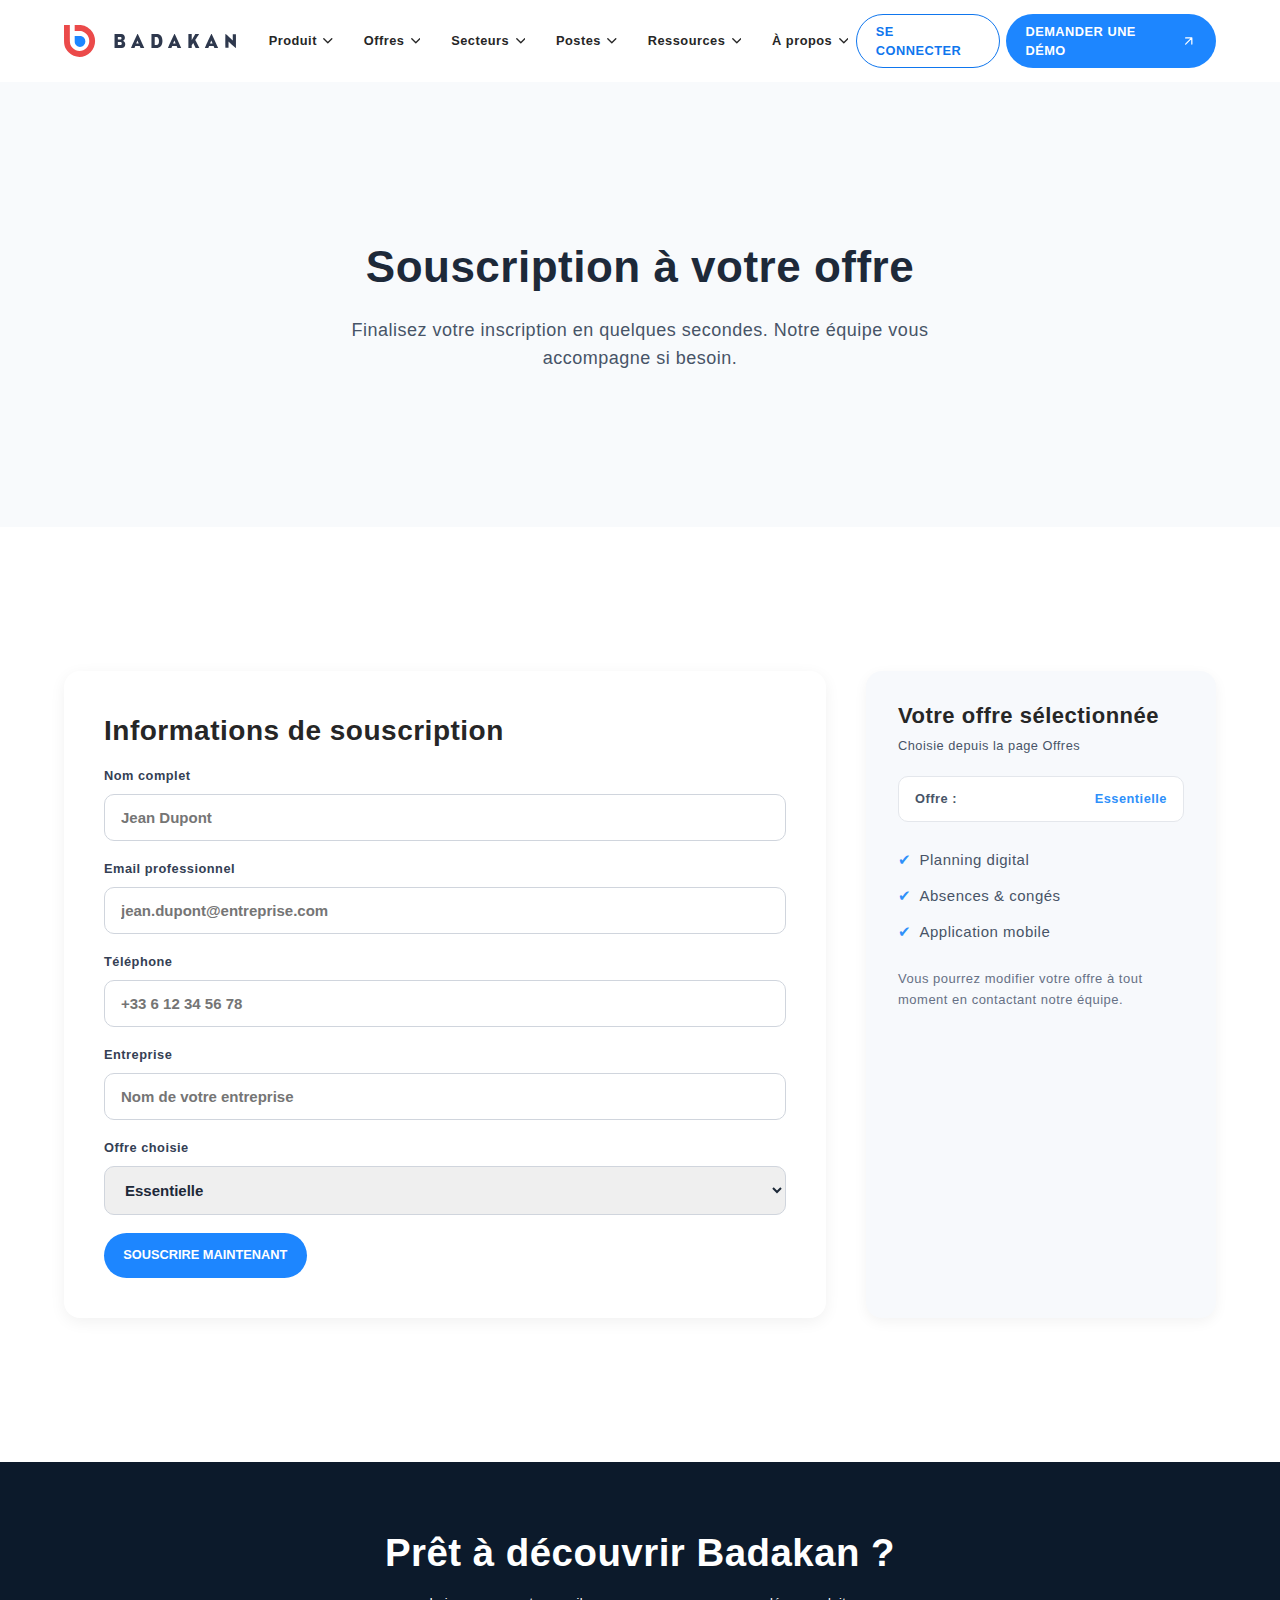
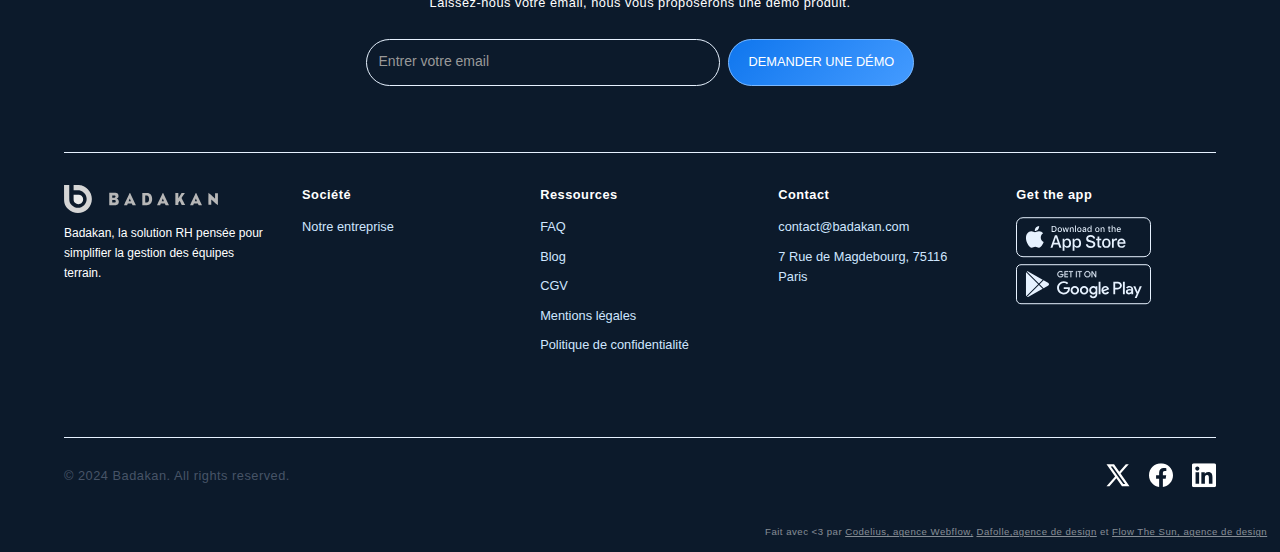
<file: subscribe.html>
<!DOCTYPE html>
<!-- saved from url=(0024)https://www.badakan.com/ -->
<html data-wf-domain="www.badakan.com" data-wf-page="65e8914d8d6ed1f3cbc4eb71" data-wf-site="5f05abc1465e49362cf383f8"
      class=" w-mod-js w-mod-ix">
<head>
    <meta http-equiv="Content-Type" content="text/html; charset=UTF-8">
    <style>.wf-force-outline-none[tabindex="-1"]:focus {
        outline: none;
    }</style>
    <title>Badakan | Logiciel RH pour la gestion des plannings et équipes</title>
    <meta content="Badakan, c’est le logiciel RH de gestion des équipes terrain : planifiez, suivez et exportez en paie en un clic. Essayez-le dès maintenant !"
          name="description">
    <meta content="Badakan | Logiciel RH pour la gestion des plannings et équipes" property="og:title">
    <meta content="Badakan, c’est le logiciel RH de gestion des équipes terrain : planifiez, suivez et exportez en paie en un clic. Essayez-le dès maintenant !"
          property="og:description">
    <meta content="Badakan | Logiciel RH pour la gestion des plannings et équipes" property="twitter:title">
    <meta content="Badakan, c’est le logiciel RH de gestion des équipes terrain : planifiez, suivez et exportez en paie en un clic. Essayez-le dès maintenant !"
          property="twitter:description">
    <meta property="og:type" content="website">
    <meta content="summary_large_image" name="twitter:card">
    <meta content="width=device-width, initial-scale=1" name="viewport">
    <meta content="google-site-verification=atMg_BJrhATWpcPMnx9UrOMZDGCPxDy3kzYiu89BR8I"
          name="google-site-verification">
    <meta content="Webflow" name="generator">
    <link href="./resources/badakan.webflow.shared.631738204.min.css"
          rel="stylesheet" type="text/css">
    <script async=""
            src="./resources/clarity.js"></script>
    <script async="" src="./resources/187223170.js"></script>
    <script src="./resources/4109337.js"
            type="text/javascript" id="hs-analytics"></script>
    <script src="./resources/banner.js"
            type="text/javascript" id="cookieBanner-4109337" data-cookieconsent="ignore" data-hs-ignore="true"
            data-loader="hs-scriptloader" data-hsjs-portal="4109337" data-hsjs-env="prod"
            data-hsjs-hublet="na1"></script>
    <script type="text/javascript" async=""
            src="./resources/bat.js"></script>

    <style>
        /* Responsive fix pour les "lignes grises" sur mobile */
        @media screen and (max-width: 479px) {

            /* Container principal des blocs texte + image */
            .new-container {
                display: flex !important;
                flex-direction: column !important; /* passe en vertical */
                border: none !important;
                box-shadow: none !important;
                padding-left: 16px;
                padding-right: 16px;
            }

            /* Colonne gauche (image) et droite (texte) */
            .pp-gestion_col_left,
            .pp-gestion_col_right {
                border: none !important;
                box-shadow: none !important;
                padding-left: 0 !important;
                padding-right: 0 !important;
            }
        }
    </style>
    <script src="./resources/187223170.js"
            type="text/javascript" async="" data-ueto="ueto_a286068f75"></script>
    <script async="" src="./resources/js(4)"></script>
</head>
<body class="new_body">
<div class="new_page-wrapper">
    <div data-collapse="tiny" data-animation="default" data-duration="400"
         data-w-id="cca42b8c-1512-c43b-bf2c-c8b76f503cef" data-easing="ease" data-easing2="ease" role="banner"
         class="navigation_section w-nav">
        <div data-container="" class="navigation_container"><a href="index.html" aria-current="page"
                                                               class="navigation_brand w-nav-brand w--current"
                                                               aria-label="home"><img
                src="./resources/5f082e6b268599279b786aa3_badakan-logo.svg"
                alt="" id="https-www.badakan.com" class="navigation_logo"></a>
            <div class="system-spacer_32px"></div>
            <nav role="navigation" class="navigation_menu w-nav-menu">
                <div class="menu_inner-wrap">
                    <div data-hover="false" data-delay="0"
                         class="navigation_dropdown navigation_dropdown_mobile w-dropdown">
                        <div class="navigation_link w-dropdown-toggle" id="w-dropdown-toggle-0"
                             aria-controls="w-dropdown-list-0" aria-haspopup="menu" aria-expanded="false" role="button"
                             tabindex="0"><p class="body-m">Produit</p>
                            <div class="system-spacer_8px"></div>
                            <div class="navigation_droprodown_icon">
                                <div class="new_icon w-embed">
                                    <svg width="12" height="8" viewBox="0 0 12 8" fill="none"
                                         xmlns="http://www.w3.org/2000/svg">
                                        <path d="M1 1.5L6 6.5L11 1.5" stroke="#475467" stroke-width="1.66667"
                                              stroke-linecap="round" stroke-linejoin="round"></path>
                                    </svg>
                                </div>
                            </div>
                        </div>

                        <nav class="navigation_dropdown_list w-dropdown-list" id="w-dropdown-list-0"
                             aria-labelledby="w-dropdown-toggle-0">
                            <div data-container="" class="navigation_dropdown_content">
                                <div class="navigation_dropdown_content_grid navigation_dropdown_mobile_new"><a
                                        id="w-node-e18ecf2f-aac5-ffad-f5c8-90adc19e7b03-6f503cef"
                                        href="https://www.badakan.com/planning-digital"
                                        class="navigation_dropdown_link w-inline-block" tabindex="0">
                                    <div class="navigation_dropdown_link-title-wrap"><img
                                            src="./resources/67f675f44bbeb09bc5c25728_Design sans titre (3).svg"
                                            loading="lazy" alt="" class="image-37">
                                        <div class="system-spacer_8px"></div>
                                        <p class="navigation_dropdown_link-title">Planning</p></div>
                                    <div class="system-spacer_8px"></div>
                                    <p class="lc2 fc-txt-secondary">Respect automatique du cadre légal et des horaires
                                        de travail, gestion des congés et absences ou encore dématérialisation des
                                        process, entrez dans le monde des Ressources Humaines connectées !</p></a>
                                    <div class="navigation_dropdown_divider"></div>
                                    <a href="https://www.badakan.com/sirh-paie"
                                       class="navigation_dropdown_link w-inline-block" tabindex="0">
                                        <div class="navigation_dropdown_link-title-wrap"><img
                                                src="./resources/67f67666e3ca47368af9eed4_Design sans titre (4).svg"
                                                loading="lazy" alt="" class="image-38">
                                            <div class="system-spacer_8px"></div>
                                            <p class="navigation_dropdown_link-title">Interface paie</p></div>
                                        <div class="system-spacer_8px"></div>
                                        <p class="lc2 fc-txt-secondary">Fini le stress du run de paie. Badakan
                                            centralise l'ensemble de vos données RH et s'adapte à vos outils et
                                            processus. Vous évitez la double saisie et vos employés reçoivent leurs
                                            fiches de paie par mail en temps et en heure.</p></a>
                                    <div class="navigation_dropdown_divider"></div>
                                    <a href="https://www.badakan.com/badgeuse"
                                       class="navigation_dropdown_link w-inline-block" tabindex="0">
                                        <div class="navigation_dropdown_link-title-wrap"><img
                                                src="./resources/67f677e329591178866d740f_Design sans titre (6).svg"
                                                loading="lazy" alt="" class="image-39">
                                            <div class="system-spacer_8px"></div>
                                            <p class="navigation_dropdown_link-title">Badgeuse</p></div>
                                        <div class="system-spacer_8px"></div>
                                        <p class="lc2 fc-txt-secondary">Une badgeuse directement reliée à votre planning
                                            et votre logiciel de paie pour une Gestion des Temps &amp; Activités simple
                                            et toujours juste !</p></a></div>
                                <div class="navigation_dropdown_content_grid navigation_dropdown_mobile_new"><a
                                        href="https://www.badakan.com/signature-electronique"
                                        class="navigation_dropdown_link w-inline-block" tabindex="0">
                                    <div class="navigation_dropdown_link-title-wrap"><img
                                            src="./resources/67f674dbf5e6f9320ac0c917_Design sans titre (1).svg"
                                            loading="lazy" alt="" class="image-34">
                                        <div class="system-spacer_8px"></div>
                                        <p class="navigation_dropdown_link-title">Signature électronique</p></div>
                                    <div class="system-spacer_8px"></div>
                                    <p class="lc2 fc-txt-secondary">Simplifiez l'envoi et la signature de vos contrats
                                        grâce à une solution sécurisée, conforme et éco-responsable.</p></a>
                                    <div class="navigation_dropdown_divider"></div>
                                    <a href="https://www.badakan.com/onboarding-autonome"
                                       class="navigation_dropdown_link w-inline-block" tabindex="0">
                                        <div class="navigation_dropdown_link-title-wrap"><img
                                                src="./resources/67f6757c3a659b4ec0280bdd_Design sans titre (2).svg"
                                                loading="lazy" alt="" class="image-36">
                                            <div class="system-spacer_8px"></div>
                                            <p class="navigation_dropdown_link-title">Onboarding autonome</p></div>
                                        <div class="system-spacer_8px"></div>
                                        <p class="lc2 fc-txt-secondary">Offrez à vos profils une inscription autonome,
                                            sécurisée et conforme via une application mobile pour accélérer leur
                                            intégration.</p></a>
                                    <div class="navigation_dropdown_divider"></div>
                                    <a href="https://badakan.webflow.io/gestion-des-extras"
                                       class="navigation_dropdown_link w-inline-block" tabindex="0">
                                        <div class="navigation_dropdown_link-title-wrap"><img
                                                src="./resources/67f675f44bbeb09bc5c25728_Design sans titre (3).svg"
                                                loading="lazy" alt="" class="image-35">
                                            <div class="system-spacer_8px"></div>
                                            <p class="navigation_dropdown_link-title">Gestion des extras</p></div>
                                        <div class="system-spacer_8px"></div>
                                        <p class="lc2 fc-txt-secondary">Automatisez la création, la validation et le
                                            suivi de vos missions d'extra pour simplifier votre quotidien et renforcer
                                            la cohésion de vos équipes.</p></a></div>
                                <div class="navigation_dropdown_content_grid navigation_dropdown_mobile_new"><a
                                        href="https://www.badakan.com/appplication"
                                        class="navigation_dropdown_link-copy w-inline-block" tabindex="0">
                                    <div class="navigation_dropdown_link-title-wrap"><img
                                            src="./resources/6807683e650a035924979977_Picto - Badakan - navigation.svg"
                                            loading="lazy" alt="" class="image-34">
                                        <div class="system-spacer_8px"></div>
                                        <p class="navigation_dropdown_link-title">Application</p></div>
                                    <div class="system-spacer_8px"></div>
                                    <p class="lc2 fc-txt-secondary">Gérez vos plannings, notifications, absences et
                                        missions extra en toute autonomie pour une communication renforcée et un
                                        quotidien simplifié.</p></a>
                                    <div class="navigation_dropdown_divider"></div>
                                    <a href="https://www.badakan.com/analyse-et-datas"
                                       class="navigation_dropdown_link w-inline-block" tabindex="0">
                                        <div class="navigation_dropdown_link-title-wrap"><img
                                                src="./resources/68077df5274c37da81c0580a_Picto - Badakan - navigation.svg"
                                                loading="lazy" alt="" class="image-36">
                                            <div class="system-spacer_8px"></div>
                                            <p class="navigation_dropdown_link-title">Analyse et datas</p></div>
                                        <div class="system-spacer_8px"></div>
                                        <p class="lc2 fc-txt-secondary">Exploitez des tableaux de bord pour optimiser
                                            vos coûts, booster la performance opérationnelle et prendre des décisions
                                            stratégiques basées sur la donnée.</p></a>
                                    <div class="navigation_dropdown_divider"></div>
                                    <a href="https://www.badakan.com/preparation-de-la-paie"
                                       class="navigation_dropdown_link w-inline-block" tabindex="0">
                                        <div class="navigation_dropdown_link-title-wrap"><img
                                                src="./resources/6807931ea9e915f2f853e54a_Picto - Badakan - navigation (1).svg"
                                                loading="lazy" alt="" class="image-35">
                                            <div class="system-spacer_8px"></div>
                                            <p class="navigation_dropdown_link-title">Préparation de la paie</p></div>
                                        <div class="system-spacer_8px"></div>
                                        <p class="lc2 fc-txt-secondary">Préparation de la paie – optimisez chaque détail
                                            pour une gestion impeccable</p></a></div>
                                <div class="navigation_dropdown_content_grid navigation_dropdown_mobile_new"><a
                                        href="https://www.badakan.com/declarations-sociales"
                                        class="navigation_dropdown_link-copy w-inline-block" tabindex="0">
                                    <div class="navigation_dropdown_link-title-wrap"><img
                                            src="./resources/6808bb5cf9c3e920d44b5947_Picto - Badakan - navigation (1).svg"
                                            loading="lazy" alt="" class="image-34">
                                        <div class="system-spacer_8px"></div>
                                        <p class="navigation_dropdown_link-title">Déclarations sociales</p></div>
                                    <div class="system-spacer_8px"></div>
                                    <p class="lc2 fc-txt-secondary">Déclarations sociales (DPAE) – automatisez et
                                        sécurisez vos déclarations sociales en toute confiance</p></a>
                                    <div class="navigation_dropdown_divider"></div>
                                    <a href="https://www.badakan.com/gestion-des-presences-et-des-absences"
                                       class="navigation_dropdown_link w-inline-block" tabindex="0">
                                        <div class="navigation_dropdown_link-title-wrap"><img
                                                src="./resources/6808c00e6e045d8049033928_Picto - Badakan - navigation (2).svg"
                                                loading="lazy" alt="" class="image-36">
                                            <div class="system-spacer_8px"></div>
                                            <p class="navigation_dropdown_link-title">Gestion des présences et des
                                                absences</p></div>
                                        <div class="system-spacer_8px"></div>
                                        <p class="lc2 fc-txt-secondary">Gestion des présences et absences – une
                                            visibilité totale pour une planification optimale</p></a>
                                    <div class="navigation_dropdown_divider"></div>
                                    <a href="https://www.badakan.com/support-customer-sucess"
                                       class="navigation_dropdown_link w-inline-block" tabindex="0">
                                        <div class="navigation_dropdown_link-title-wrap"><img
                                                src="./resources/6809fef1aee7d8c715bc213c_Picto - Badakan - navigation (3).svg"
                                                loading="lazy" alt="" class="image-35">
                                            <div class="system-spacer_8px"></div>
                                            <p class="navigation_dropdown_link-title">Support Customer Success</p></div>
                                        <div class="system-spacer_8px"></div>
                                        <p class="lc2 fc-txt-secondary">Support Customer Success – votre partenaire pour
                                            une adoption réussie</p></a></div>
                            </div>
                        </nav>
                    </div>

                    <div class="system-spacer_20px"></div>
                    <div data-hover="false" data-delay="0"
                         class="navigation_dropdown navigation_dropdown_mobile w-dropdown">
                        <div class="navigation_link w-dropdown-toggle">
                            <p class="body-m">Offres</p>
                            <div class="system-spacer_8px"></div>
                            <div class="navigation_droprodown_icon">
                                <div class="new_icon w-embed">
                                    <svg width="12" height="8" viewBox="0 0 12 8" fill="none"
                                         xmlns="http://www.w3.org/2000/svg">
                                        <path d="M1 1.5L6 6.5L11 1.5" stroke="#475467" stroke-width="1.66667"
                                              stroke-linecap="round" stroke-linejoin="round"></path>
                                    </svg>
                                </div>
                            </div>
                        </div>

                        <nav class="navigation_dropdown_list w-dropdown-list">
                            <div data-container="" class="navigation_dropdown_content">

                                <div class="navigation_dropdown_content_grid navigation_dropdown_mobile_new">

                                    <a href="/proto/offres.html#essentielle" class="navigation_dropdown_link w-inline-block">
                                        <div class="navigation_dropdown_link-title-wrap">
                                            <img src="https://cdn-icons-png.flaticon.com/512/2989/2989988.png"
                                                 loading="lazy" width="24" alt="">
                                            <div class="system-spacer_8px"></div>
                                            <p class="navigation_dropdown_link-title">Essentielle</p>
                                        </div>
                                        <div class="system-spacer_8px"></div>
                                        <p class="lc2 fc-txt-secondary">La base pour digitaliser et fluidifier la
                                            gestion de vos équipes.</p>
                                    </a>

                                    <div class="navigation_dropdown_divider"></div>

                                    <a href="/proto/offres.html#pro" class="navigation_dropdown_link w-inline-block">
                                        <div class="navigation_dropdown_link-title-wrap">
                                            <img src="https://cdn-icons-png.flaticon.com/512/2913/2913136.png"
                                                 loading="lazy" width="24" alt="">
                                            <div class="system-spacer_8px"></div>
                                            <p class="navigation_dropdown_link-title">Pro</p>
                                        </div>
                                        <div class="system-spacer_8px"></div>
                                        <p class="lc2 fc-txt-secondary">Le meilleur équilibre entre automatisation et
                                            productivité.</p>
                                    </a>

                                    <div class="navigation_dropdown_divider"></div>

                                    <a href="/proto/offres.html#business" class="navigation_dropdown_link w-inline-block">
                                        <div class="navigation_dropdown_link-title-wrap">
                                            <img src="https://cdn-icons-png.flaticon.com/512/3135/3135706.png"
                                                 loading="lazy" width="24" alt="">
                                            <div class="system-spacer_8px"></div>
                                            <p class="navigation_dropdown_link-title">Business</p>
                                        </div>
                                        <div class="system-spacer_8px"></div>
                                        <p class="lc2 fc-txt-secondary">La solution complète pour les organisations
                                            multi-sites et exigeantes.</p>
                                    </a>

                                </div>
                            </div>
                        </nav>
                    </div>

                    <div class="system-spacer_20px"></div>
                    <div data-hover="false" data-delay="0"
                         class="navigation_dropdown navigation_dropdown_mobile w-dropdown">
                        <div class="navigation_link w-dropdown-toggle" id="w-dropdown-toggle-1"
                             aria-controls="w-dropdown-list-1" aria-haspopup="menu" aria-expanded="false" role="button"
                             tabindex="0"><p class="body-m">Secteurs</p>
                            <div class="system-spacer_8px"></div>
                            <div class="navigation_droprodown_icon">
                                <div class="new_icon w-embed">
                                    <svg width="12" height="8" viewBox="0 0 12 8" fill="none"
                                         xmlns="http://www.w3.org/2000/svg">
                                        <path d="M1 1.5L6 6.5L11 1.5" stroke="#475467" stroke-width="1.66667"
                                              stroke-linecap="round" stroke-linejoin="round"></path>
                                    </svg>
                                </div>
                            </div>
                        </div>
                        <nav class="navigation_dropdown_list w-dropdown-list" id="w-dropdown-list-1"
                             aria-labelledby="w-dropdown-toggle-1">
                            <div data-container="" class="navigation_dropdown_content">
                                <div class="navigation_dropdown_content_grid navigation_dropdown_mobile_new"><a
                                        id="w-node-_15aed37f-de17-a4c6-86a7-fa7c1b9beed2-6f503cef"
                                        href="https://www.badakan.com/retail-et-distribution"
                                        class="navigation_dropdown_link w-inline-block" tabindex="0">
                                    <div class="navigation_dropdown_link-title-wrap"><img
                                            src="./resources/6810c9c218adf4f67793b32a_Picto - Badakan - navigation (4).svg"
                                            loading="lazy" alt="" class="image-37">
                                        <div class="system-spacer_8px"></div>
                                        <p class="navigation_dropdown_link-title">Retail et distribution</p></div>
                                    <div class="system-spacer_8px"></div>
                                    <p class="lc2 fc-txt-secondary">Une solution complète pour gérer votre personnel
                                        permanent comme vos collaborateurs temporaires. Optimisez votre communication
                                        interne et la diffusion de vos plannings tout en renforçant votre marque
                                        employeur.</p></a>
                                    <div class="navigation_dropdown_divider"></div>
                                    <a href="https://www.badakan.com/logistique"
                                       class="navigation_dropdown_link w-inline-block" tabindex="0">
                                        <div class="navigation_dropdown_link-title-wrap"><img
                                                src="./resources/68122c98155288e3520188cf_Picto - Badakan - navigation (5).svg"
                                                loading="lazy" alt="" class="image-38">
                                            <div class="system-spacer_8px"></div>
                                            <p class="navigation_dropdown_link-title">Logistique</p></div>
                                        <div class="system-spacer_8px"></div>
                                        <p class="lc2 fc-txt-secondary">La logistique exige flexibilité et réactivité.
                                            Badakan vous accompagne avec une solution RH innovante pour fluidifier la
                                            gestion de vos équipes, optimiser la p</p></a>
                                    <div class="navigation_dropdown_divider"></div>
                                    <a href="https://www.badakan.com/interim-chr"
                                       class="navigation_dropdown_link w-inline-block" tabindex="0">
                                        <div class="navigation_dropdown_link-title-wrap"><img
                                                src="./resources/6814903f0f1f345dc1dba096_Picto - Badakan - navigation (6).svg"
                                                loading="lazy" alt="" class="image-39">
                                            <div class="system-spacer_8px"></div>
                                            <p class="navigation_dropdown_link-title">Interim CHR</p></div>
                                        <div class="system-spacer_8px"></div>
                                        <p class="lc2 fc-txt-secondary">Simplifiez la gestion de vos intérimaires,
                                            optimisez la communication en temps réel et renforcez votre marque employeur
                                            dans un secte</p></a>
                                    <div class="navigation_dropdown_divider"></div>
                                    <a href="https://www.badakan.com/logiciel-planning-restauration"
                                       class="navigation_dropdown_link w-inline-block" tabindex="0">
                                        <div class="navigation_dropdown_link-title-wrap"><img
                                                src="./resources/682753346d2eaf9924ded22f_Picto - Badakan - navigation (15).svg"
                                                loading="lazy" alt="" class="image-39">
                                            <div class="system-spacer_8px"></div>
                                            <p class="navigation_dropdown_link-title">Restauration</p></div>
                                        <div class="system-spacer_8px"></div>
                                        <p class="lc2 fc-txt-secondary">Badakan est une solution complète pour gérer
                                            votre personnel permanent comme vos extras !</p></a></div>
                                <div class="navigation_dropdown_content_grid navigation_dropdown_mobile_new"><a
                                        href="https://www.badakan.com/evenementiel"
                                        class="navigation_dropdown_link w-inline-block" tabindex="0">
                                    <div class="navigation_dropdown_link-title-wrap"><img
                                            src="./resources/68149eae53cffd559f123a81_Picto - Badakan - navigation.png"
                                            loading="lazy" alt="" class="image-34">
                                        <div class="system-spacer_8px"></div>
                                        <p class="navigation_dropdown_link-title"><strong>Événementiel</strong></p>
                                    </div>
                                    <div class="system-spacer_8px"></div>
                                    <p class="lc2 fc-txt-secondary">Optimisez la gestion de vos équipes, coordonnez vos
                                        plannings en temps réel et valorisez votre ma</p></a>
                                    <div class="navigation_dropdown_divider"></div>
                                    <a href="https://www.badakan.com/interim-medico-social"
                                       class="navigation_dropdown_link w-inline-block" tabindex="0">
                                        <div class="navigation_dropdown_link-title-wrap"><img
                                                src="./resources/6814aaf2de6ad29cf31496e6_Picto - Badakan - navigation (7).svg"
                                                loading="lazy" alt="" class="image-36">
                                            <div class="system-spacer_8px"></div>
                                            <p class="navigation_dropdown_link-title">Interim médico-social</p></div>
                                        <div class="system-spacer_8px"></div>
                                        <p class="lc2 fc-txt-secondary">Optimisez la gestion de vos remplaçants et
                                            renforcez vos équipes en quelques clics.</p></a>
                                    <div class="navigation_dropdown_divider"></div>
                                    <a href="https://www.badakan.com/hotellerie"
                                       class="navigation_dropdown_link w-inline-block" tabindex="0">
                                        <div class="navigation_dropdown_link-title-wrap"><img
                                                src="./resources/6818a2a1a877f16e987f9b30_Picto - Badakan - navigation (8).svg"
                                                loading="lazy" alt="" class="image-35">
                                            <div class="system-spacer_8px"></div>
                                            <p class="navigation_dropdown_link-title">Hôtellerie</p></div>
                                        <div class="system-spacer_8px"></div>
                                        <p class="lc2 fc-txt-secondary">Alliez flexibilité des plannings, communication
                                            instantanée et valorisation de vos</p></a>
                                    <div class="navigation_dropdown_divider"></div>
                                    <a href="https://www.badakan.com/restauration-rapide"
                                       class="navigation_dropdown_link w-inline-block" tabindex="0">
                                        <div class="navigation_dropdown_link-title-wrap"><img
                                                src="./resources/683040f77aba642edb8ab1c0_Picto - Badakan - navigation (16).svg"
                                                loading="lazy" alt="" class="image-35">
                                            <div class="system-spacer_8px"></div>
                                            <p class="navigation_dropdown_link-title">Restauration rapide</p></div>
                                        <div class="system-spacer_8px"></div>
                                        <p class="lc2 fc-txt-secondary">Badakan est la solution RH tout-en-un conçue
                                            pour les établissement</p></a></div>
                            </div>
                        </nav>
                    </div>
                    <div class="system-spacer_20px"></div>
                    <div data-hover="false" data-delay="0"
                         class="navigation_dropdown navigation_dropdown_mobile w-dropdown">
                        <div class="navigation_link w-dropdown-toggle" id="w-dropdown-toggle-2"
                             aria-controls="w-dropdown-list-2" aria-haspopup="menu" aria-expanded="false" role="button"
                             tabindex="0"><p class="body-m">Postes</p>
                            <div class="system-spacer_8px"></div>
                            <div class="navigation_droprodown_icon">
                                <div class="new_icon w-embed">
                                    <svg width="12" height="8" viewBox="0 0 12 8" fill="none"
                                         xmlns="http://www.w3.org/2000/svg">
                                        <path d="M1 1.5L6 6.5L11 1.5" stroke="#475467" stroke-width="1.66667"
                                              stroke-linecap="round" stroke-linejoin="round"></path>
                                    </svg>
                                </div>
                            </div>
                        </div>
                        <nav class="navigation_dropdown_list w-dropdown-list" id="w-dropdown-list-2"
                             aria-labelledby="w-dropdown-toggle-2">
                            <div data-container="" class="navigation_dropdown_content">
                                <div class="navigation_dropdown_content_grid navigation_dropdown_mobile_new"><a
                                        id="w-node-ebd528d5-982c-b219-d980-48bb4650f9f7-6f503cef"
                                        href="https://www.badakan.com/directeur-des-ressources-humaines"
                                        class="navigation_dropdown_link w-inline-block" tabindex="0">
                                    <div class="navigation_dropdown_link-title-wrap"><img
                                            src="./resources/681dc53d6da9f7df492bc0ac_Picto - Badakan - navigation (9).svg"
                                            loading="lazy" alt="" class="image-37">
                                        <div class="system-spacer_8px"></div>
                                        <p class="navigation_dropdown_link-title">Directeur des ressources humaines</p>
                                    </div>
                                    <div class="system-spacer_8px"></div>
                                    <p class="lc2 fc-txt-secondary">Badakan centralise la gestion de vos équipes et
                                        fluidifie la communication.</p></a>
                                    <div class="navigation_dropdown_divider"></div>
                                    <a href="https://www.badakan.com/directeur-administratif-et-financier"
                                       class="navigation_dropdown_link w-inline-block" tabindex="0">
                                        <div class="navigation_dropdown_link-title-wrap"><img
                                                src="./resources/681dcdc556b5a714d66fe007_Picto - Badakan - navigation (1).png"
                                                loading="lazy" alt="" class="image-38">
                                            <div class="system-spacer_8px"></div>
                                            <p class="navigation_dropdown_link-title">Directeur administratif et
                                                financier</p></div>
                                        <div class="system-spacer_8px"></div>
                                        <p class="lc2 fc-txt-secondary">Un logiciel RH pensé pour les directeurs
                                            administratifs et financiers : maîtrisez vos coûts, automatisez les
                                            processus</p></a>
                                    <div class="navigation_dropdown_divider"></div>
                                    <a href="https://www.badakan.com/directeur-general"
                                       class="navigation_dropdown_link w-inline-block" tabindex="0">
                                        <div class="navigation_dropdown_link-title-wrap"><img
                                                src="./resources/681dd87b1049b22754395945_Picto - Badakan - navigation (10).svg"
                                                loading="lazy" alt="" class="image-39">
                                            <div class="system-spacer_8px"></div>
                                            <p class="navigation_dropdown_link-title">Directeur général</p></div>
                                        <div class="system-spacer_8px"></div>
                                        <p class="lc2 fc-txt-secondary">Adoptez une solution intégrée pour harmoniser la
                                            gestion de vos équipes, optimiser vos opérations</p></a></div>
                                <div class="navigation_dropdown_content_grid navigation_dropdown_mobile_new"><a
                                        href="https://www.badakan.com/directeur-exploitation"
                                        class="navigation_dropdown_link w-inline-block" tabindex="0">
                                    <div class="navigation_dropdown_link-title-wrap"><img
                                            src="./resources/681de13d2e1ca9435cea7243_Picto - Badakan - navigation (11).svg"
                                            loading="lazy" alt="" class="image-34">
                                        <div class="system-spacer_8px"></div>
                                        <p class="navigation_dropdown_link-title"><strong>Directeur
                                            d'exploitation</strong></p></div>
                                    <div class="system-spacer_8px"></div>
                                    <p class="lc2 fc-txt-secondary">Orchestrez la gestion des équipes, la coordination
                                        des opérations et la communication interne pour u</p></a>
                                    <div class="navigation_dropdown_divider"></div>
                                    <a href="https://www.badakan.com/manager"
                                       class="navigation_dropdown_link w-inline-block" tabindex="0">
                                        <div class="navigation_dropdown_link-title-wrap"><img
                                                src="./resources/681e00b379854b1c4af0a659_Picto - Badakan - navigation (12).svg"
                                                loading="lazy" alt="" class="image-36">
                                            <div class="system-spacer_8px"></div>
                                            <p class="navigation_dropdown_link-title">Manager</p></div>
                                        <div class="system-spacer_8px"></div>
                                        <p class="lc2 fc-txt-secondary">Simplifiez la gestion quotidienne, optimisez la
                                            communication interne et valorisez l'image de votre ét</p></a>
                                    <div class="navigation_dropdown_divider"></div>
                                    <a href="https://www.badakan.com/gestionnaire-paie"
                                       class="navigation_dropdown_link w-inline-block" tabindex="0">
                                        <div class="navigation_dropdown_link-title-wrap"><img
                                                src="./resources/681e0942305fa6bfedf78a1a_Picto - Badakan - navigation (13).svg"
                                                loading="lazy" alt="" class="image-35">
                                            <div class="system-spacer_8px"></div>
                                            <p class="navigation_dropdown_link-title">Gestionnaire paie</p></div>
                                        <div class="system-spacer_8px"></div>
                                        <p class="lc2 fc-txt-secondary">Alliez flexibilité des plannings,
                                            communicaSimplifiez le traitement des bulletins, automatisez la validation
                                            des heures et garantissez lation instantanée et valorisation de vos</p></a>
                                </div>
                            </div>
                        </nav>
                    </div>
                    <div class="system-spacer_20px"></div>
                    <div data-hover="false" data-delay="0"
                         class="navigation_dropdown navigation_dropdown_mobile w-dropdown">
                        <div class="navigation_link w-dropdown-toggle" id="w-dropdown-toggle-3"
                             aria-controls="w-dropdown-list-3" aria-haspopup="menu" aria-expanded="false" role="button"
                             tabindex="0"><p class="body-m">Ressources</p>
                            <div class="system-spacer_8px"></div>
                            <div class="navigation_droprodown_icon">
                                <div class="new_icon w-embed">
                                    <svg width="12" height="8" viewBox="0 0 12 8" fill="none"
                                         xmlns="http://www.w3.org/2000/svg">
                                        <path d="M1 1.5L6 6.5L11 1.5" stroke="#475467" stroke-width="1.66667"
                                              stroke-linecap="round" stroke-linejoin="round"></path>
                                    </svg>
                                </div>
                            </div>
                        </div>
                        <nav class="navigation_dropdown_list w-dropdown-list" id="w-dropdown-list-3"
                             aria-labelledby="w-dropdown-toggle-3">
                            <div data-container="" class="navigation_dropdown_content navigation_dropdown_mobile">
                                <div class="navigation_dropdown_content_grid navigation_dropdown_mobile_new"><a
                                        href="https://www.badakan.com/telechargement-enquete-contrats-courts"
                                        class="navigation_dropdown_link w-inline-block" tabindex="0">
                                    <div class="navigation_dropdown_link-title-wrap"><img
                                            src="./resources/6826e09d3bd4e9d926814f45_28.png"
                                            loading="lazy" width="18" alt="">
                                        <div class="system-spacer_8px"></div>
                                        <p class="navigation_dropdown_link-title">Enquête</p></div>
                                    <div class="system-spacer_8px"></div>
                                    <p class="lc2 fc-txt-secondary">Comment les RH gagnent en agilité grâce aux contrats
                                        courts ?</p></a>
                                    <div class="navigation_dropdown_divider"></div>
                                    <a id="w-node-d9d6fc4a-60ec-0257-6096-a65c40619ff3-6f503cef"
                                       href="https://www.badakan.com/infographie-gta"
                                       class="navigation_dropdown_link w-inline-block" tabindex="0">
                                        <div class="navigation_dropdown_link-title-wrap"><img
                                                src="./resources/6826e04f800b2e6b3e182a9b_29.png"
                                                loading="lazy" width="18" alt="">
                                            <div class="system-spacer_8px"></div>
                                            <p class="navigation_dropdown_link-title">Baromètre</p></div>
                                        <div class="system-spacer_8px"></div>
                                        <p class="lc2 fc-txt-secondary">Découvrez quels sont les outils privilégiés des
                                            RH, les solutions à la fluctuation d'activité des établissements, et de
                                            nombreux autres sujets<br></p></a>
                                    <div class="navigation_dropdown_divider"></div>
                                    <a href="https://www.badakan.com/livre-blanc-futur-of-work"
                                       class="navigation_dropdown_link w-inline-block" tabindex="0">
                                        <div class="navigation_dropdown_link-title-wrap"><img
                                                src="./resources/6826e083800b2e6b3e1863ac_26.png"
                                                loading="lazy" width="18" alt="">
                                            <div class="system-spacer_8px"></div>
                                            <p class="navigation_dropdown_link-title">Livre blanc</p></div>
                                        <div class="system-spacer_8px"></div>
                                        <p class="lc2 fc-txt-secondary">Future of work<br>Comment travaillera-t-on en
                                            2035 ?</p></a>
                                    <div class="navigation_dropdown_divider"></div>
                                    <a href="https://www.badakan.com/blog"
                                       class="navigation_dropdown_link w-inline-block" tabindex="0">
                                        <div class="navigation_dropdown_link-title-wrap"><img
                                                src="./resources/6826e0b878a6a3481af6e5d7_27.png"
                                                loading="lazy" width="18" alt="">
                                            <div class="system-spacer_8px"></div>
                                            <p class="navigation_dropdown_link-title">Blog</p></div>
                                        <div class="system-spacer_8px"></div>
                                        <p class="lc2 fc-txt-secondary">Des articles pratiques et inspirants autour du
                                            travail temporaire, des métiers terrain et de la vie professionnelle
                                            flexible.t-on en 2035 ?</p></a>
                                    <div class="navigation_dropdown_divider"></div>
                                    <a href="https://www.badakan.com/webinaires"
                                       class="navigation_dropdown_link w-inline-block" tabindex="0">
                                        <div class="navigation_dropdown_link-title-wrap"><img
                                                src="./resources/684c247fa3a8508664d2c976_picto webinar.png"
                                                loading="lazy" width="18" alt="">
                                            <div class="system-spacer_8px"></div>
                                            <p class="navigation_dropdown_link-title">Webinaires</p></div>
                                        <div class="system-spacer_8px"></div>
                                        <p class="lc2 fc-txt-secondary">Des vidéos courtes pour optimiser votre
                                            recrutement, vos plannings et la gestion de vos équipes.</p></a></div>
                            </div>
                        </nav>
                    </div>
                    <div class="system-spacer_20px"></div>
                    <div data-hover="false" data-delay="0"
                         class="navigation_dropdown navigation_dropdown_mobile w-dropdown">
                        <div class="navigation_link w-dropdown-toggle" id="w-dropdown-toggle-4"
                             aria-controls="w-dropdown-list-4" aria-haspopup="menu" aria-expanded="false" role="button"
                             tabindex="0"><p class="body-m"><strong>À</strong> propos</p>
                            <div class="system-spacer_8px"></div>
                            <div class="navigation_droprodown_icon">
                                <div class="new_icon w-embed">
                                    <svg width="12" height="8" viewBox="0 0 12 8" fill="none"
                                         xmlns="http://www.w3.org/2000/svg">
                                        <path d="M1 1.5L6 6.5L11 1.5" stroke="#475467" stroke-width="1.66667"
                                              stroke-linecap="round" stroke-linejoin="round"></path>
                                    </svg>
                                </div>
                            </div>
                        </div>
                        <nav class="navigation_dropdown_list w-dropdown-list" id="w-dropdown-list-4"
                             aria-labelledby="w-dropdown-toggle-4">
                            <div data-container="" class="navigation_dropdown_content navigation_dropdown_mobile">
                                <div class="navigation_dropdown_content_grid navigation_dropdown_mobile_new"><a
                                        href="https://www.badakan.com/support-customer-success"
                                        class="navigation_dropdown_link w-inline-block" tabindex="0">
                                    <div class="navigation_dropdown_link-title-wrap"><img
                                            src="./resources/6809fef1aee7d8c715bc213c_Picto - Badakan - navigation (3).svg"
                                            loading="lazy" width="18" alt="">
                                        <div class="system-spacer_8px"></div>
                                        <p class="navigation_dropdown_link-title">Customer success</p></div>
                                    <div class="system-spacer_8px"></div>
                                    <p class="lc2 fc-txt-secondary">Bénéficiez<strong> </strong>d'un accompagnement
                                        personnalisé<strong> </strong>et d'une assistance dédiée pour
                                        optimiser<strong> </strong>l'utilisation de notre plateforme!</p></a>
                                    <div class="navigation_dropdown_divider"></div>
                                    <a href="https://www.badakan.com/lentreprise"
                                       class="navigation_dropdown_link w-inline-block" tabindex="0">
                                        <div class="navigation_dropdown_link-title-wrap"><img
                                                src="./resources/684dac439c02a39280498211_picto nous.png"
                                                loading="lazy" width="18" alt="">
                                            <div class="system-spacer_8px"></div>
                                            <p class="navigation_dropdown_link-title">L'entreprise</p></div>
                                        <div class="system-spacer_8px"></div>
                                        <p class="lc2 fc-txt-secondary">Découvrez notre ADN : qui nous sommes, ce qui
                                            nous motive, et pourquoi nous avons créé Badakan pour faciliter le quotidien
                                            des équipes de terrain.</p></a></div>
                            </div>
                        </nav>
                    </div>
                </div>
            </nav>
            <div class="navigation_buttons"><a href="https://admin.badakan.com/" target="_blank"
                                               class="new_button outlined small hidden-mobile w-inline-block"><p
                    class="body-m">Se connecter</p></a>
                <div class="system-spacer_8px"></div>
                <a href="https://www.badakan.com/formulaire-demonstration-badakan"
                   class="new_button small w-inline-block"><p class="body-m"><span
                        class="hidden-mobile">Demander une </span>démo</p>
                    <div class="system-spacer_8px"></div>
                    <div class="new_button_icon small">
                        <div class="new_icon w-embed">
                            <svg width="25" height="24" viewBox="0 0 25 24" fill="none"
                                 xmlns="http://www.w3.org/2000/svg">
                                <path d="M7.5 17L17.5 7M17.5 7H7.5M17.5 7V17" stroke="white" stroke-width="2"
                                      stroke-linecap="round" stroke-linejoin="round"></path>
                            </svg>
                        </div>
                    </div>
                </a></div>
            <div class="navigation_menu-button w-nav-button" style="-webkit-user-select: text;" aria-label="menu"
                 role="button" tabindex="0" aria-controls="w-nav-overlay-0" aria-haspopup="menu" aria-expanded="false">
                <div class="icon w-icon-nav-menu"></div>
            </div>
        </div>
        <div class="system_global-wrap">
            <div class="system_spacer-view w-embed">
                <style>
                    html.wf-design-mode [class^="system-spacer_"] {
                        background-color: rgba(200, 200, 200, 0.54);
                    }
                </style>
            </div>
            <div class="system_codelius-toolbox w-embed"><!--
CODELIUS TOOLBOX
----------------
This code helps us provide clean, optimized, client-first Webflow website.
Removing this could affect how your website behave.
-->

                <style>

                    :root {
                        --font-weight--900: 900;
                        --font-weight--800: 800;
                        --font-weight--700: 700;
                        --font-weight--600: 600;
                        --font-weight--500: 500;
                        --font-weight--400: 400;
                        --font-weight--300: 300;
                        --font-weight--200: 200;
                        --font-weight--100: 100;

                    }

                    a {
                        color: inherit;
                        text-decoration: unset;
                    }

                    h1, h2, h3, h4, h5, h6, p {
                        margin-top: unset;
                        margin-bottom: unset;
                    }

                    button {
                        background-color: unset;
                        padding: unset;
                        text-align: inherit;
                    }

                    .w-slider {
                        height: auto;
                    }

                    input {
                        background-color: unset;
                        border: unset;
                        height: unset;
                        color: inherit;
                    }

                    .w-nav-brand {
                        color: inherit;
                    }

                    .w-nav-link.w--current {
                        color: inherit;
                    }

                    body {
                        overscroll-behavior: none;
                    }

                    /*Bouncing effect top and bottom page -> disabled*/
                    .page-wrapper {
                        max-width: 100vw;
                        overflow: clip;
                    }

                    /* Preventing horizontal scroll on page */

                    [class*='twb'], [style--text-wrap='balance'] {
                        text-wrap: balance;
                    }

                    /* Chrome only for now */
                    [class*='--to'], [style--text-overflow='ellipsis'] { /* Needs to be applied on the text itself, not a parent */
                        text-overflow: ellipsis;
                        max-width: 100%;
                        overflow: hidden;
                    }

                    .new_icon svg {
                        width: 100% !important;
                        height: 100% !important;
                    }

                    /* If Stroke Icons by Default */
                    .new_icon path {
                        /*stroke-width: var(--icon--stroke-width) !important;*/
                        stroke: currentColor !important;
                    }

                    .new_icon-fill path {
                        fill: currentColor !important;
                    }

                    [class*='composed-sentence'] > * {
                        display: inline;
                    }

                    [class*='composed-sentence'] > *:not(:last-child) {
                        margin-right: 2px
                    }

                    [class^="lc"], [line-clamp] {
                        display: -webkit-box;
                        -webkit-box-orient: vertical;
                        overflow: hidden;
                        text-overflow: ellipsis;
                    }

                    .lc5, [line-clamp="5"] {
                        -webkit-line-clamp: 4
                    }

                    .lc4, [line-clamp="4"] {
                        -webkit-line-clamp: 4
                    }

                    .lc3, [line-clamp="3"] {
                        -webkit-line-clamp: 3
                    }

                    .lc2, [line-clamp="2"] {
                        -webkit-line-clamp: 2
                    }

                    .lc1, [line-clamp="1"] {
                        -webkit-line-clamp: 1
                    }

                    :is(h1, h2, h3, h4, h5, h6, p) a {
                        text-decoration: underline;
                    }

                    section {
                        position: relative
                    }

                    :where([data-container]) {
                        position: relative;
                        padding-top: var(--padding-vertical--main);
                        padding-bottom: var(--padding-vertical--main);
                        padding-left: var(--padding-horizontal--main);
                        padding-right: var(--padding-horizontal--main);
                        max-width: var(--max-width--main);
                        width: 100%;
                        margin-right: auto;
                        margin-left: auto;
                    }

                    .horizontal-divider, .vertical-divider {
                        outline: unset !important;
                        outline-offset: unset !important;
                    }

                    .w-dropdown-toggle {
                        color: inherit;
                    }


                </style>
            </div>
            <div class="system_wizardry w-embed">
                <style>
                    .new_body {
                        font-size: 1vw;
                    }

                    /* Max Font Size */
                    @media screen and (min-width: 1920px) {
                        .new_body {
                            font-size: 16px;
                        }
                    }

                    /* Container Max Width */
                    .container {
                        max-width: 1920px;
                    }

                    /* Min Font Size */
                    @media screen and (max-width: 991px) {
                        .new_body {
                            font-size: 14px;
                        }
                    }

                </style>
            </div>
            <div class="system_responsivness w-embed">
                <style>
                    @media screen and (max-width: 991px) {
                        :root {
                            --padding-horizontal--main: 3em;
                            --padding-vertical--main: 3em;

                            --adaptive-sizes--28px: 1.6em;
                            --adaptive-sizes--30px: 1.65em;
                            --adaptive-sizes--32px: 1.75em;
                            --adaptive-sizes--36px: 2em;
                            --adaptive-sizes--40px: 2.17em;
                            --adaptive-sizes--44px: 2.33em;
                            --adaptive-sizes--48px: 2.5em;
                            --adaptive-sizes--50px: 2.61em;
                            --adaptive-sizes--52px: 2.71em;
                            --adaptive-sizes--54px: 2.80em;
                            --adaptive-sizes--56px: 2.90em;
                            --adaptive-sizes--60px: 3.11em;
                            --adaptive-sizes--62px: 3.21em;
                            --adaptive-sizes--64px: 3em;
                            --adaptive-sizes--70px: 3.43em;
                            --adaptive-sizes--72px: 3.55em;
                            --adaptive-sizes--80px: 4em;
                            --adaptive-sizes--88px: 4.5em;
                            --adaptive-sizes--96px: 5em;
                            --adaptive-sizes--104px: 5.25em;
                            --adaptive-sizes--112px: 5.5em;
                            --adaptive-sizes--120px: 6em;
                            --adaptive-sizes--128px: 6.5em;
                            --adaptive-sizes--136px: 6.75em;
                            --adaptive-sizes--144px: 7em;
                            --adaptive-sizes--152px: 7.5em;
                            --adaptive-sizes--160px: 8em;
                            --adaptive-sizes--176px: 9em;
                        }
                    }

                    @media screen and (max-width: 767px) {
                        :root {
                            --cta-medium--font-size: 1em;

                            --padding-horizontal--main: 1em;
                            --padding-vertical--main: 4em;

                            --adaptive-sizes--40px: 2em;
                            --adaptive-sizes--44px: 2em;
                            --adaptive-sizes--48px: 2.03em;
                            --adaptive-sizes--50px: 2.09em;
                            --adaptive-sizes--52px: 2.16em;
                            --adaptive-sizes--54px: 2.22em;
                            --adaptive-sizes--56px: 2.25em;
                            --adaptive-sizes--60px: 2.31em;
                            --adaptive-sizes--62px: 2.34em;
                            --adaptive-sizes--64px: 2.38em;
                            --adaptive-sizes--70px: 2.50em;
                            --adaptive-sizes--72px: 2.56em;
                            --adaptive-sizes--80px: 2.81em;
                            --adaptive-sizes--88px: 3.06em;
                            --adaptive-sizes--96px: 3.31em;
                            --adaptive-sizes--104px: 3.56em;
                            --adaptive-sizes--112px: 3.81em;
                            --adaptive-sizes--120px: 4.06em;
                            --adaptive-sizes--128px: 4.31em;
                            --adaptive-sizes--136px: 4.56em;
                            --adaptive-sizes--144px: 4.81em;
                            --adaptive-sizes--152px: 5.06em;
                            --adaptive-sizes--160px: 5.28em;
                            --adaptive-sizes--176px: 5.75em;
                        }
                    }

                </style>
            </div>
            <div class="system_custom-css w-embed">
                <style>
                    a:hover :is(.new_icon) {
                        transform: rotateZ(45deg)
                    }

                    .w--open.navigation_link,
                    .navigation_link:hover {
                        background-color: var(--blue--300);
                        border-color: var(--blue--700);
                        color: var(--blue--700);
                    }

                    .w--open .new_icon {
                        transform: rotateZ(180deg)
                    }

                    @media screen and (max-width: 568px) {
                        .lc4 {
                            -webkit-line-clamp: 2
                        }
                    }



                </style>
            </div>
        </div>
        <div class="w-nav-overlay" data-wf-ignore="" id="w-nav-overlay-0"></div>
    </div>
    <style>

        /* ------------------------------------
           HERO SECTION
        ------------------------------------ */

        .subscribe_hero {
            text-align: center;
            padding: 90px 0;
            background: #F8FAFC;
        }

        .subscribe_hero h1 {
            font-size: 44px;
            font-weight: 700;
            color: #1D2939;
        }

        .subscribe_hero p {
            font-size: 18px;
            color: #475467;
            max-width: 650px;
            margin: 18px auto 0;
        }


        /* ------------------------------------
           FORM + RECAP GRID
        ------------------------------------ */

        .subscribe_form_section {
            padding: 80px 0;
            background: #FFFFFF;
        }

        .subscribe_grid {
            display: grid;
            gap: 40px;
            grid-template-columns: 1fr 350px;
        }

        @media (max-width: 900px) {
            .subscribe_grid {
                grid-template-columns: 1fr;
            }
        }


        /* ------------------------------------
           FORM CARD
        ------------------------------------ */

        .subscribe_form_card {
            background: white;
            padding: 40px;
            border-radius: 16px;
            box-shadow: 0 4px 16px rgba(0,0,0,0.06);
        }

        .subscribe_form_card h2 {
            margin-bottom: 16px;
            font-size: 28px;
        }


        /* FORM STYLE */

        .subscribe_form label {
            display: block;
            margin-bottom: 18px;
            font-weight: 600;
            color: #344054;
        }

        .subscribe_form input,
        .subscribe_form select {
            width: 100%;
            padding: 14px 16px;
            border-radius: 10px;
            border: 1px solid #D0D5DD;
            margin-top: 8px;
            font-size: 15px;
            color: #1D2939;
            transition: 0.2s;
        }

        .subscribe_form input:focus,
        .subscribe_form select:focus {
            border-color: #2E90FA;
            outline: none;
            box-shadow: 0 0 0 3px rgba(46,144,250,0.15);
        }

        .new_button.big {
            margin-top: 20px;
            width: 100%;
        }


        /* ------------------------------------
           RECAP OFFRE
        ------------------------------------ */

        .subscribe_offer_card {
            background: #F7F9FC;
            padding: 32px;
            border-radius: 16px;
            box-shadow: 0 4px 14px rgba(0,0,0,0.05);
        }

        .subscribe_offer_card h3 {
            font-size: 22px;
            font-weight: 700;
            margin-bottom: 6px;
        }

        .subscribe_offer_summary {
            background: white;
            padding: 12px 16px;
            border-radius: 10px;
            display: flex;
            justify-content: space-between;
            margin: 20px 0;
            border: 1px solid #E4E7EC;
        }

        .offer_label {
            font-weight: 600;
            color: #475467;
        }

        .offer_value {
            font-weight: 700;
            color: #2E90FA;
        }

        .subscribe_offer_list {
            list-style: none;
            padding: 0;
            margin-top: 10px;
        }

        .subscribe_offer_list li {
            padding: 8px 0;
            font-size: 15px;
            color: #475467;
        }

        .subscribe_offer_list li::before {
            content: "✔";
            color: #2E90FA;
            margin-right: 8px;
        }

        .subscribe_small_text {
            margin-top: 20px;
            font-size: 13px;
            color: #667085;
        }



    </style>
    <main class="new_main-wrapper">
        <section class="subscribe_hero">
            <div data-container="" class="subscribe_hero_container">
                <h1>Souscription à votre offre</h1>
                <p class="body-l">
                    Finalisez votre inscription en quelques secondes. Notre équipe vous accompagne si besoin.
                </p>
            </div>
        </section>

        <section class="subscribe_form_section">
            <div data-container="" class="subscribe_grid">

                <!-- FORMULAIRE -->
                <div class="subscribe_form_card">
                    <h2>Informations de souscription</h2>
                    <div class="system-spacer_24px"></div>

                    <form class="subscribe_form" id="subscribeForm" action="configuration.html">

                        <label>
                            Nom complet
                            <input id="fullNameInput" name="fullName" type="text" placeholder="Jean Dupont" required>
                        </label>

                        <label>
                            Email professionnel
                            <input id="emailInput" name="email" type="email" placeholder="jean.dupont@entreprise.com" required>
                        </label>

                        <label>
                            Téléphone
                            <input id="phoneInput" name="phone" type="tel" placeholder="+33 6 12 34 56 78">
                        </label>

                        <label>
                            Entreprise
                            <input id="companyInput" name="company" type="text" placeholder="Nom de votre entreprise" required>
                        </label>

                        <label>
                            Offre choisie
                            <select id="offerSelect" name="offer" required>
                                <option value="Essentielle">Essentielle</option>
                                <option value="Pro">Pro</option>
                                <option value="Business">Business</option>
                            </select>
                        </label>

                        <button type="submit" class="new_button">Souscrire maintenant</button>

                    </form>
                </div>

                <!-- RECAP OFFRE -->
                <div class="subscribe_offer_card">
                    <h3>Votre offre sélectionnée</h3>
                    <p class="fc-txt-secondary">Choisie depuis la page Offres</p>

                    <div class="subscribe_offer_summary">
                        <span class="offer_label">Offre :</span>
                        <span class="offer_value" id="offerChosen">Essentielle</span>
                    </div>

                    <ul class="subscribe_offer_list">
                        <li id="l1">Planning & absences</li>
                        <li id="l2">Application mobile</li>
                        <li id="l3">Support standard</li>
                    </ul>

                    <p class="subscribe_small_text">
                        Vous pourrez modifier votre offre à tout moment en contactant notre équipe.
                    </p>
                </div>

            </div>
        </section>


    </main>
    <script>
        (function () {
            try {
                var OFFER_KEY = 'bdk_selected_offer';
                var SUB_KEY = 'bdk_subscribe_data';
                var VALID = ['Essentielle', 'Pro', 'Business'];

                var params = new URLSearchParams(window.location.search);
                var fromUrl = params.get('offer');
                var stored = localStorage.getItem(OFFER_KEY);

                // Normalise la casse éventuelle
                var normalize = function (v) {
                    if (!v) return null;
                    v = String(v).trim();
                    // Essaye correspondance insensible à la casse
                    for (var i = 0; i < VALID.length; i++) {
                        if (VALID[i].toLowerCase() === v.toLowerCase()) return VALID[i];
                    }
                    return null;
                };

                var chosen = normalize(fromUrl) || normalize(stored) || 'Essentielle';

                // Mémorise pour la prochaine visite
                try { localStorage.setItem(OFFER_KEY, chosen); } catch (e) {}

                var select = document.getElementById('offerSelect');
                var offerSpan = document.getElementById('offerChosen');
                var l1 = document.getElementById('l1');
                var l2 = document.getElementById('l2');
                var l3 = document.getElementById('l3');
                var form = document.getElementById('subscribeForm');
                var fullNameEl = document.getElementById('fullNameInput');
                var emailEl = document.getElementById('emailInput');
                var phoneEl = document.getElementById('phoneInput');
                var companyEl = document.getElementById('companyInput');

                var features = {
                    'Essentielle': ['Planning digital', 'Absences & congés', 'Application mobile'],
                    'Pro': ['Signature électronique', 'Onboarding autonome', 'Badgeuse connectée'],
                    'Business': ['Analyse & Datas', 'Automatisations avancées', 'API & intégrations']
                };

                var applyChoice = function (offer) {
                    if (VALID.indexOf(offer) === -1) offer = 'Essentielle';
                    if (select) select.value = offer;
                    if (offerSpan) offerSpan.textContent = offer;
                    var f = features[offer] || features['Essentielle'];
                    if (l1) l1.textContent = f[0] || '';
                    if (l2) l2.textContent = f[1] || '';
                    if (l3) l3.textContent = f[2] || '';
                };

                applyChoice(chosen);

                if (select) {
                    select.addEventListener('change', function () {
                        var v = normalize(select.value) || 'Essentielle';
                        try { localStorage.setItem(OFFER_KEY, v); } catch (e) {}
                        // Met à jour aussi la structure sauvegardée du formulaire
                        try {
                            var sub = JSON.parse(localStorage.getItem(SUB_KEY) || '{}');
                            sub.offer = v;
                            localStorage.setItem(SUB_KEY, JSON.stringify(sub));
                        } catch (e) {}
                        applyChoice(v);
                    });
                }

                // Pré-remplissage du formulaire depuis le storage
                try {
                    var existing = JSON.parse(localStorage.getItem(SUB_KEY) || '{}');
                    if (fullNameEl && existing.fullName) fullNameEl.value = existing.fullName;
                    if (emailEl && existing.email) emailEl.value = existing.email;
                    if (phoneEl && existing.phone) phoneEl.value = existing.phone;
                    if (companyEl && existing.company) companyEl.value = existing.company;
                    if (select && existing.offer && VALID.indexOf(existing.offer) !== -1) {
                        applyChoice(existing.offer);
                    }
                } catch (e) {}

                // Sauvegarde incrémentale à la saisie
                function saveSubData() {
                    try {
                        var data = {
                            fullName: fullNameEl ? fullNameEl.value.trim() : '',
                            email: emailEl ? emailEl.value.trim() : '',
                            phone: phoneEl ? phoneEl.value.trim() : '',
                            company: companyEl ? companyEl.value.trim() : '',
                            offer: select ? (normalize(select.value) || 'Essentielle') : chosen
                        };
                        localStorage.setItem(SUB_KEY, JSON.stringify(data));
                    } catch (e) {}
                }

                [fullNameEl, emailEl, phoneEl, companyEl, select].forEach(function (el) {
                    if (el && el.addEventListener) el.addEventListener('input', saveSubData);
                    if (el && el.addEventListener && el.tagName === 'SELECT') el.addEventListener('change', saveSubData);
                });

                if (form) {
                    // S'assurer que l'utilisateur passe par l'étape de configuration avant le paiement
                    try { if (form.getAttribute('action') === 'payment.html') form.setAttribute('action', 'configuration.html'); } catch (e) {}
                    form.addEventListener('submit', function () {
                        saveSubData();
                    });
                }
            } catch (err) {
                // Silencieux: ne bloque pas la page en cas d’erreur JS mineure
                console && console.warn && console.warn('Offer prefill error:', err);
            }
        })();
    </script>
    <footer id="footer" class="footer_section">
        <div data-container="" class="footer_container">
            <div class="footer_top"><h2>Prêt à découvrir Badakan ?</h2>
                <div class="system-spacer_16px"></div>
                <p>Laissez-nous votre email, nous vous proposerons une démo produit.</p>
                <div class="system-spacer_32px"></div>
                <div class="w-form">
                    <form id="wf-form-Demande-de-demo" name="wf-form-Demande-de-demo" data-name="Demande de demo"
                          method="get" class="footer_form" data-wf-page-id="65e8914d8d6ed1f3cbc4eb71"
                          data-wf-element-id="68f56507-85f9-8554-23b1-bbdfba82cb73" aria-label="Demande de demo"><input
                            class="footer_form_input w-input" maxlength="256" name="email" data-name="Email"
                            placeholder="Entrer votre email" type="email" id="email" required="">
                        <div class="system-spacer_16px"></div>
                        <input type="submit" data-wait="En cours..." class="new_button gradient w-button"
                               value="Demander une démo"></form>
                    <div class="footer_form_success w-form-done" tabindex="-1" role="region"
                         aria-label="Demande de demo success">
                        <div>Nous avons bien reçu votre demande. Nous vous recontactons bientôt !</div>
                    </div>
                    <div class="w-form-fail" tabindex="-1" role="region" aria-label="Demande de demo failure">
                        <div>Oops! Something went wrong while submitting the form.</div>
                    </div>
                </div>
            </div>
            <div class="system-spacer_64px"></div>
            <div class="footer_divider"></div>
            <div class="system-spacer_40px"></div>
            <div class="footer_middle">
                <div href="#" id="w-node-bd3f3a81-00cb-d111-b81f-dbf8084672a6-084672a3" class="footer-logo-link"><img
                        src="./resources/5f082e6b268599279b786aa3_badakan-logo.svg"
                        alt="" class="footer-image">
                    <p class="paragraph-small">Badakan, la solution RH pensée pour simplifier la gestion des équipes
                        terrain.</p></div>
                <div><h2 class="footer-heading">Société</h2>
                    <div class="system-spacer_16px"></div>
                    <ul role="list" class="w-list-unstyled">
                        <li><a href="https://www.welcometothejungle.com/fr/companies/badakan" target="_blank"
                               class="footer-link hidden">À propos</a></li>
                        <li><a href="https://www.badakan.com/lentreprise" class="footer-link">Notre entreprise</a></li>
                    </ul>
                </div>
                <div><h2 class="footer-heading">Ressources</h2>
                    <div class="system-spacer_16px"></div>
                    <ul role="list" class="w-list-unstyled">
                        <li>
                            <a href="https://badakanhelp.zendesk.com/hc/fr/categories/360002985640--Le-Guide-Utilisateur-Badakan-"
                               target="_blank" class="footer-link">FAQ</a></li>
                        <li><a href="https://www.badakan.com/blog" class="footer-link">Blog</a></li>
                        <li>
                            <a href="https://badakanhelp.zendesk.com/hc/fr/articles/360002560254-Conditions-G%C3%A9n%C3%A9rales-d-utilisation-des-outils-de-Badakan-Placement-SARL-et-Badakan-SAS"
                               class="footer-link">CGV</a></li>
                        <li><a href="https://badakanhelp.zendesk.com/hc/fr/articles/360002523373-Mentions-L%C3%A9gales"
                               class="footer-link">Mentions légales</a></li>
                    </ul>
                    <a href="https://badakanhelp.zendesk.com/hc/fr/articles/360020554980-Politique-de-confidentialit%C3%A9-du-site-www-badakan-com"
                       class="footer-link">Politique de confidentialité</a></div>
                <div><h2 class="footer-heading">Contact</h2>
                    <div class="system-spacer_16px"></div>
                    <ul role="list" class="w-list-unstyled">
                        <li><a href="mailto:contact@badakan.com" class="footer-link">contact@badakan.com</a></li>
                        <li>
                            <a href="https://www.google.com/maps/place/Badakan+Placement/@48.887964,2.2801009,17z/data=!3m1!4b1!4m5!3m4!1s0x47e66ff979f55d59:0x6ea1d176db930340!8m2!3d48.8879605!4d2.2822896"
                               target="_blank" class="footer-link">7 Rue de Magdebourg, 75116 Paris</a></li>
                    </ul>
                </div>
                <div><h2 class="footer-heading">Get the app</h2>
                    <div class="system-spacer_16px"></div>
                    <ul role="list" class="w-list-unstyled">
                        <li><a href="https://apps.apple.com/fr/app/badakan/id1095386061" target="_blank"
                               class="w-inline-block">
                            <div class="w-embed">
                                <svg width="135" height="41" viewBox="0 0 135 41" fill="none"
                                     xmlns="http://www.w3.org/2000/svg">
                                    <rect x="0.5" y="0.70459" width="134" height="39" rx="6.5" stroke="#E7F2FF"></rect>
                                    <path d="M81.5259 19.4054V21.6965H80.0898V23.1989H81.5259V28.3039C81.5259 30.0471 82.3144 30.7443 84.2983 30.7443C84.647 30.7443 84.979 30.7028 85.2695 30.653V29.1672C85.0205 29.1921 84.8628 29.2087 84.5889 29.2087C83.7007 29.2087 83.3105 28.7936 83.3105 27.8473V23.1989H85.2695V21.6965H83.3105V19.4054H81.5259Z"
                                          fill="#E7F2FF"></path>
                                    <path d="M90.3234 30.8688C92.963 30.8688 94.5817 29.1008 94.5817 26.1706C94.5817 23.257 92.9547 21.4806 90.3234 21.4806C87.6837 21.4806 86.0568 23.257 86.0568 26.1706C86.0568 29.1008 87.6754 30.8688 90.3234 30.8688ZM90.3234 29.2834C88.7711 29.2834 87.8995 28.1462 87.8995 26.1706C87.8995 24.2116 88.7711 23.0661 90.3234 23.0661C91.8673 23.0661 92.7472 24.2116 92.7472 26.1706C92.7472 28.1379 91.8673 29.2834 90.3234 29.2834Z"
                                          fill="#E7F2FF"></path>
                                    <path d="M95.9666 30.6945H97.7512V25.3571C97.7512 24.0871 98.7058 23.2321 100.059 23.2321C100.374 23.2321 100.906 23.2902 101.055 23.34V21.5803C100.864 21.5304 100.524 21.5055 100.258 21.5055C99.0794 21.5055 98.075 22.153 97.8176 23.0412H97.6848V21.655H95.9666V30.6945Z"
                                          fill="#E7F2FF"></path>
                                    <path d="M105.486 22.9997C106.806 22.9997 107.669 23.9211 107.711 25.3405H103.145C103.245 23.9294 104.166 22.9997 105.486 22.9997ZM107.703 28.2541C107.371 28.9596 106.632 29.3498 105.553 29.3498C104.125 29.3498 103.204 28.3454 103.145 26.7599V26.6603H109.529V26.0378C109.529 23.1989 108.01 21.4806 105.495 21.4806C102.946 21.4806 101.328 23.3151 101.328 26.2038C101.328 29.0925 102.913 30.8688 105.503 30.8688C107.57 30.8688 109.014 29.8727 109.421 28.2541H107.703Z"
                                          fill="#E7F2FF"></path>
                                    <path d="M69.8223 27.3563C69.9599 29.5761 71.8097 30.9956 74.5628 30.9956C77.5052 30.9956 79.3464 29.5072 79.3464 27.1327C79.3464 25.2657 78.2967 24.2333 75.7501 23.6396L74.3821 23.3041C72.7647 22.9255 72.1108 22.4179 72.1108 21.5318C72.1108 20.4133 73.126 19.682 74.6489 19.682C76.0942 19.682 77.0923 20.3961 77.2729 21.5404H79.1485C79.0366 19.4497 77.1955 17.9785 74.6747 17.9785C71.9646 17.9785 70.1578 19.4497 70.1578 21.6608C70.1578 23.4848 71.1816 24.5688 73.4272 25.0936L75.0274 25.4808C76.6707 25.8679 77.3934 26.4358 77.3934 27.3822C77.3934 28.4834 76.2577 29.2835 74.7091 29.2835C73.0486 29.2835 71.8957 28.535 71.7323 27.3563H69.8223Z"
                                          fill="#E7F2FF"></path>
                                    <path d="M51.3349 21.5055C50.1064 21.5055 49.0439 22.1198 48.4961 23.1491H48.3633V21.655H46.645V33.6994H48.4297V29.3249H48.5708C49.0439 30.2795 50.0649 30.8439 51.3516 30.8439C53.6343 30.8439 55.0869 29.0427 55.0869 26.1706C55.0869 23.2985 53.6343 21.5055 51.3349 21.5055ZM50.8286 29.2419C49.3345 29.2419 48.3965 28.0632 48.3965 26.1789C48.3965 24.2863 49.3345 23.1076 50.8369 23.1076C52.3476 23.1076 53.2524 24.2614 53.2524 26.1706C53.2524 28.0881 52.3476 29.2419 50.8286 29.2419Z"
                                          fill="#E7F2FF"></path>
                                    <path d="M61.3317 21.5055C60.1032 21.5055 59.0407 22.1198 58.4929 23.1491H58.3601V21.655H56.6418V33.6994H58.4265V29.3249H58.5676C59.0407 30.2795 60.0617 30.8439 61.3483 30.8439C63.6311 30.8439 65.0837 29.0427 65.0837 26.1706C65.0837 23.2985 63.6311 21.5055 61.3317 21.5055ZM60.8254 29.2419C59.3313 29.2419 58.3933 28.0632 58.3933 26.1789C58.3933 24.2863 59.3313 23.1076 60.8337 23.1076C62.3444 23.1076 63.2492 24.2614 63.2492 26.1706C63.2492 28.0881 62.3444 29.2419 60.8254 29.2419Z"
                                          fill="#E7F2FF"></path>
                                    <path d="M43.443 30.6945H45.4906L41.0082 18.2796H38.9348L34.4523 30.6945H36.4311L37.5754 27.3994H42.3073L43.443 30.6945ZM39.8725 20.5338H40.0188L41.8169 25.7819H38.0658L39.8725 20.5338Z"
                                          fill="#E7F2FF"></path>
                                    <path d="M35.6514 8.91553V14.9045H37.8137C39.5984 14.9045 40.6318 13.8047 40.6318 11.8914C40.6318 10.0071 39.5901 8.91553 37.8137 8.91553H35.6514ZM36.5811 9.76221H37.71C38.9509 9.76221 39.6855 10.5508 39.6855 11.9038C39.6855 13.2776 38.9634 14.0579 37.71 14.0579H36.5811V9.76221Z"
                                          fill="#E7F2FF"></path>
                                    <path d="M43.7969 14.9917C45.1167 14.9917 45.9261 14.1077 45.9261 12.6426C45.9261 11.1858 45.1126 10.2976 43.7969 10.2976C42.4771 10.2976 41.6636 11.1858 41.6636 12.6426C41.6636 14.1077 42.4729 14.9917 43.7969 14.9917ZM43.7969 14.199C43.0208 14.199 42.585 13.6304 42.585 12.6426C42.585 11.6631 43.0208 11.0903 43.7969 11.0903C44.5689 11.0903 45.0088 11.6631 45.0088 12.6426C45.0088 13.6262 44.5689 14.199 43.7969 14.199Z"
                                          fill="#E7F2FF"></path>
                                    <path d="M52.8182 10.3848H51.9259L51.1207 13.8337H51.0501L50.1205 10.3848H49.2655L48.3358 13.8337H48.2694L47.4601 10.3848H46.5553L47.8004 14.9045H48.7176L49.6473 11.5759H49.7179L50.6517 14.9045H51.5772L52.8182 10.3848Z"
                                          fill="#E7F2FF"></path>
                                    <path d="M53.8458 14.9045H54.7382V12.2607C54.7382 11.5552 55.1574 11.1152 55.8173 11.1152C56.4772 11.1152 56.7926 11.4763 56.7926 12.2026V14.9045H57.685V11.9785C57.685 10.9036 57.1288 10.2976 56.1203 10.2976C55.4396 10.2976 54.9914 10.6006 54.7714 11.1028H54.705V10.3848H53.8458V14.9045Z"
                                          fill="#E7F2FF"></path>
                                    <path d="M59.0903 14.9045H59.9826V8.62085H59.0903V14.9045Z" fill="#E7F2FF"></path>
                                    <path d="M63.3386 14.9917C64.6584 14.9917 65.4678 14.1077 65.4678 12.6426C65.4678 11.1858 64.6543 10.2976 63.3386 10.2976C62.0188 10.2976 61.2053 11.1858 61.2053 12.6426C61.2053 14.1077 62.0146 14.9917 63.3386 14.9917ZM63.3386 14.199C62.5625 14.199 62.1267 13.6304 62.1267 12.6426C62.1267 11.6631 62.5625 11.0903 63.3386 11.0903C64.1106 11.0903 64.5505 11.6631 64.5505 12.6426C64.5505 13.6262 64.1106 14.199 63.3386 14.199Z"
                                          fill="#E7F2FF"></path>
                                    <path d="M68.1265 14.228C67.6409 14.228 67.2881 13.9915 67.2881 13.5847C67.2881 13.1863 67.5704 12.9746 68.1929 12.9331L69.2969 12.8625V13.2402C69.2969 13.8005 68.7989 14.228 68.1265 14.228ZM67.8982 14.9792C68.4917 14.9792 68.9856 14.7219 69.2554 14.2695H69.326V14.9045H70.1851V11.8167C70.1851 10.8621 69.5459 10.2976 68.4129 10.2976C67.3877 10.2976 66.6573 10.7957 66.566 11.5718H67.4292C67.5289 11.2522 67.8733 11.0696 68.3714 11.0696C68.9815 11.0696 69.2969 11.3394 69.2969 11.8167V12.2068L68.0726 12.2773C66.9976 12.3438 66.3916 12.8127 66.3916 13.6262C66.3916 14.4521 67.0267 14.9792 67.8982 14.9792Z"
                                          fill="#E7F2FF"></path>
                                    <path d="M73.2132 14.9792C73.8358 14.9792 74.3629 14.6846 74.6327 14.1907H74.7032V14.9045H75.5582V8.62085H74.6659V11.1028H74.5995C74.3546 10.6047 73.8316 10.3101 73.2132 10.3101C72.0719 10.3101 71.3373 11.2148 71.3373 12.6426C71.3373 14.0745 72.0636 14.9792 73.2132 14.9792ZM73.4664 11.1111C74.2135 11.1111 74.6825 11.7046 74.6825 12.6467C74.6825 13.593 74.2176 14.1782 73.4664 14.1782C72.711 14.1782 72.2586 13.6013 72.2586 12.6426C72.2586 11.6921 72.7152 11.1111 73.4664 11.1111Z"
                                          fill="#E7F2FF"></path>
                                    <path d="M81.3447 14.9917C82.6645 14.9917 83.4738 14.1077 83.4738 12.6426C83.4738 11.1858 82.6604 10.2976 81.3447 10.2976C80.0249 10.2976 79.2114 11.1858 79.2114 12.6426C79.2114 14.1077 80.0207 14.9917 81.3447 14.9917ZM81.3447 14.199C80.5686 14.199 80.1328 13.6304 80.1328 12.6426C80.1328 11.6631 80.5686 11.0903 81.3447 11.0903C82.1166 11.0903 82.5566 11.6631 82.5566 12.6426C82.5566 13.6262 82.1166 14.199 81.3447 14.199Z"
                                          fill="#E7F2FF"></path>
                                    <path d="M84.655 14.9045H85.5474V12.2607C85.5474 11.5552 85.9666 11.1152 86.6265 11.1152C87.2864 11.1152 87.6018 11.4763 87.6018 12.2026V14.9045H88.4941V11.9785C88.4941 10.9036 87.938 10.2976 86.9294 10.2976C86.2488 10.2976 85.8005 10.6006 85.5806 11.1028H85.5142V10.3848H84.655V14.9045Z"
                                          fill="#E7F2FF"></path>
                                    <path d="M92.6039 9.26001V10.4055H91.8858V11.1567H92.6039V13.7092C92.6039 14.5808 92.9981 14.9294 93.9901 14.9294C94.1644 14.9294 94.3304 14.9087 94.4757 14.8838V14.1409C94.3512 14.1533 94.2723 14.1616 94.1353 14.1616C93.6913 14.1616 93.4962 13.9541 93.4962 13.481V11.1567H94.4757V10.4055H93.4962V9.26001H92.6039Z"
                                          fill="#E7F2FF"></path>
                                    <path d="M95.6735 14.9045H96.5658V12.2649C96.5658 11.5801 96.9726 11.1194 97.703 11.1194C98.3339 11.1194 98.6701 11.4846 98.6701 12.2068V14.9045H99.5624V11.9868C99.5624 10.9119 98.9689 10.3018 98.006 10.3018C97.3253 10.3018 96.848 10.6047 96.6281 11.1111H96.5575V8.62085H95.6735V14.9045Z"
                                          fill="#E7F2FF"></path>
                                    <path d="M102.781 11.0571C103.441 11.0571 103.873 11.5178 103.894 12.2275H101.611C101.661 11.522 102.122 11.0571 102.781 11.0571ZM103.89 13.6843C103.724 14.0371 103.354 14.2322 102.815 14.2322C102.101 14.2322 101.64 13.73 101.611 12.9373V12.8875H104.803V12.5762C104.803 11.1567 104.043 10.2976 102.786 10.2976C101.511 10.2976 100.702 11.2148 100.702 12.6592C100.702 14.1035 101.495 14.9917 102.79 14.9917C103.823 14.9917 104.545 14.4937 104.749 13.6843H103.89Z"
                                          fill="#E7F2FF"></path>
                                    <path d="M24.769 20.5054C24.7907 18.8244 25.6934 17.2338 27.1256 16.3533C26.2221 15.063 24.7088 14.2449 23.1344 14.1957C21.4552 14.0194 19.8272 15.2005 18.9715 15.2005C18.0992 15.2005 16.7817 14.2132 15.363 14.2424C13.5137 14.3021 11.7898 15.3535 10.8901 16.9702C8.95607 20.3186 10.3987 25.2397 12.2513 27.9463C13.1782 29.2717 14.2615 30.7521 15.6789 30.6996C17.066 30.6421 17.584 29.8151 19.2583 29.8151C20.9171 29.8151 21.4031 30.6996 22.8493 30.6662C24.3377 30.6421 25.2754 29.335 26.1698 27.9971C26.8358 27.0527 27.3483 26.009 27.6882 24.9046C25.9391 24.1648 24.771 22.4045 24.769 20.5054Z"
                                          fill="#E7F2FF"></path>
                                    <path d="M22.0373 12.4157C22.8489 11.4415 23.2487 10.1893 23.1518 8.92505C21.912 9.05527 20.7668 9.64783 19.9443 10.5847C19.14 11.5 18.7214 12.7301 18.8006 13.946C20.0408 13.9588 21.2601 13.3823 22.0373 12.4157Z"
                                          fill="#E7F2FF"></path>
                                </svg>
                            </div>
                        </a></li>
                        <li><a href="https://play.google.com/store/apps/details?id=com.badakan.badakanmobile&amp;hl=fr"
                               target="_blank" class="w-inline-block">
                            <div class="w-embed">
                                <svg width="135" height="41" viewBox="0 0 135 41" fill="none"
                                     xmlns="http://www.w3.org/2000/svg">
                                    <rect x="0.5" y="0.70459" width="134" height="39" rx="4.5" stroke="#E7F2FF"></rect>
                                    <path d="M68.136 21.9557C65.784 21.9557 63.867 23.7447 63.867 26.2087C63.867 28.6577 65.784 30.4617 68.136 30.4617C70.489 30.4617 72.406 28.6577 72.406 26.2087C72.405 23.7447 70.488 21.9557 68.136 21.9557ZM68.136 28.7877C66.847 28.7877 65.736 27.7247 65.736 26.2097C65.736 24.6787 66.848 23.6317 68.136 23.6317C69.425 23.6317 70.536 24.6787 70.536 26.2097C70.536 27.7237 69.425 28.7877 68.136 28.7877ZM58.822 21.9557C56.47 21.9557 54.553 23.7447 54.553 26.2087C54.553 28.6577 56.47 30.4617 58.822 30.4617C61.175 30.4617 63.092 28.6577 63.092 26.2087C63.092 23.7447 61.175 21.9557 58.822 21.9557ZM58.822 28.7877C57.533 28.7877 56.422 27.7247 56.422 26.2097C56.422 24.6787 57.534 23.6317 58.822 23.6317C60.111 23.6317 61.222 24.6787 61.222 26.2097C61.223 27.7237 60.111 28.7877 58.822 28.7877ZM47.744 23.2617V25.0657H52.062C51.933 26.0807 51.595 26.8217 51.079 27.3367C50.451 27.9647 49.468 28.6577 47.744 28.6577C45.086 28.6577 43.008 26.5147 43.008 23.8567C43.008 21.1987 45.086 19.0557 47.744 19.0557C49.178 19.0557 50.225 19.6197 50.998 20.3447L52.271 19.0717C51.191 18.0407 49.758 17.2517 47.744 17.2517C44.103 17.2517 41.042 20.2157 41.042 23.8567C41.042 27.4977 44.103 30.4617 47.744 30.4617C49.709 30.4617 51.192 29.8167 52.351 28.6087C53.543 27.4167 53.914 25.7407 53.914 24.3877C53.914 23.9697 53.882 23.5827 53.817 23.2607H47.744V23.2617ZM93.052 24.6627C92.698 23.7127 91.618 21.9557 89.411 21.9557C87.22 21.9557 85.399 23.6797 85.399 26.2087C85.399 28.5927 87.204 30.4617 89.62 30.4617C91.569 30.4617 92.697 29.2697 93.165 28.5767L91.715 27.6097C91.232 28.3187 90.571 28.7857 89.62 28.7857C88.67 28.7857 87.993 28.3507 87.558 27.4967L93.245 25.1447L93.052 24.6627ZM87.252 26.0807C87.204 24.4367 88.525 23.5997 89.476 23.5997C90.217 23.5997 90.845 23.9707 91.055 24.5017L87.252 26.0807ZM82.629 30.2047H84.497V17.7037H82.629V30.2047ZM79.567 22.9067H79.503C79.084 22.4067 78.278 21.9557 77.264 21.9557C75.137 21.9557 73.188 23.8247 73.188 26.2257C73.188 28.6097 75.137 30.4627 77.264 30.4627C78.279 30.4627 79.084 30.0117 79.503 29.4967H79.567V30.1087C79.567 31.7357 78.697 32.6057 77.296 32.6057C76.152 32.6057 75.443 31.7847 75.153 31.0917L73.526 31.7687C73.993 32.8957 75.233 34.2817 77.296 34.2817C79.487 34.2817 81.34 32.9927 81.34 29.8507V22.2147H79.568V22.9067H79.567ZM77.425 28.7877C76.136 28.7877 75.057 27.7077 75.057 26.2257C75.057 24.7267 76.136 23.6317 77.425 23.6317C78.697 23.6317 79.696 24.7267 79.696 26.2257C79.696 27.7077 78.697 28.7877 77.425 28.7877ZM101.806 17.7037H97.335V30.2047H99.2V25.4687H101.805C103.873 25.4687 105.907 23.9717 105.907 21.5867C105.907 19.2017 103.874 17.7037 101.806 17.7037ZM101.854 23.7287H99.2V19.4437H101.854C103.249 19.4437 104.041 20.5987 104.041 21.5867C104.041 22.5547 103.249 23.7287 101.854 23.7287ZM113.386 21.9337C112.035 21.9337 110.636 22.5287 110.057 23.8477L111.713 24.5387C112.067 23.8477 112.727 23.6217 113.418 23.6217C114.383 23.6217 115.364 24.2007 115.38 25.2297V25.3587C115.042 25.1657 114.318 24.8767 113.434 24.8767C111.649 24.8767 109.831 25.8577 109.831 27.6907C109.831 29.3637 111.295 30.4407 112.935 30.4407C114.189 30.4407 114.881 29.8777 115.315 29.2177H115.379V30.1827H117.181V25.3897C117.182 23.1717 115.524 21.9337 113.386 21.9337ZM113.16 28.7847C112.55 28.7847 111.697 28.4787 111.697 27.7227C111.697 26.7577 112.759 26.3877 113.676 26.3877C114.495 26.3877 114.882 26.5647 115.38 26.8057C115.235 27.9647 114.238 28.7847 113.16 28.7847ZM123.743 22.2067L121.604 27.6267H121.54L119.32 22.2067H117.31L120.639 29.7817L118.741 33.9957H120.687L125.818 22.2067H123.743ZM106.937 30.2047H108.802V17.7037H106.937V30.2047Z"
                                          fill="#E7F2FF"></path>
                                    <path d="M47.418 10.4475C47.418 11.2855 47.1701 11.9525 46.673 12.4505C46.109 13.0425 45.3731 13.3385 44.4691 13.3385C43.6031 13.3385 42.8661 13.0385 42.2611 12.4385C41.6551 11.8375 41.3521 11.0935 41.3521 10.2055C41.3521 9.31653 41.6551 8.57253 42.2611 7.97253C42.8661 7.37153 43.6031 7.07153 44.4691 7.07153C44.8991 7.07153 45.3101 7.15553 45.7001 7.32253C46.0911 7.49053 46.404 7.71353 46.6381 7.99253L46.111 8.52053C45.714 8.04553 45.167 7.80853 44.468 7.80853C43.836 7.80853 43.29 8.03053 42.829 8.47453C42.368 8.91853 42.1381 9.49553 42.1381 10.2045C42.1381 10.9135 42.368 11.4905 42.829 11.9345C43.29 12.3785 43.836 12.6005 44.468 12.6005C45.138 12.6005 45.6971 12.3775 46.1441 11.9305C46.4341 11.6395 46.602 11.2345 46.647 10.7155H44.468V9.99453H47.375C47.405 10.1515 47.418 10.3025 47.418 10.4475Z"
                                          fill="#E7F2FF"></path>
                                    <path d="M52.0281 7.94159H49.2961V9.84359H51.7601V10.5646H49.2961V12.4666H52.0281V13.2046H48.5251V7.20459H52.0281V7.94159Z"
                                          fill="#E7F2FF"></path>
                                    <path d="M55.279 13.2046H54.508V7.94159H52.832V7.20459H56.955V7.94159H55.279V13.2046Z"
                                          fill="#E7F2FF"></path>
                                    <path d="M59.938 13.2046V7.20459H60.709V13.2046H59.938Z" fill="#E7F2FF"></path>
                                    <path d="M64.1281 13.2046H63.3572V7.94159H61.6812V7.20459H65.8042V7.94159H64.1281V13.2046Z"
                                          fill="#E7F2FF"></path>
                                    <path d="M73.6089 12.4296C73.0189 13.0356 72.2859 13.3386 71.4089 13.3386C70.5319 13.3386 69.7989 13.0356 69.2099 12.4296C68.6199 11.8236 68.3259 11.0816 68.3259 10.2046C68.3259 9.32758 68.6199 8.58558 69.2099 7.97958C69.7989 7.37358 70.5319 7.06958 71.4089 7.06958C72.2809 7.06958 73.0129 7.37458 73.6049 7.98358C74.1969 8.59258 74.4929 9.33258 74.4929 10.2046C74.4929 11.0816 74.1979 11.8236 73.6089 12.4296ZM69.7789 11.9266C70.2229 12.3766 70.7659 12.6006 71.4089 12.6006C72.0519 12.6006 72.5959 12.3756 73.0389 11.9266C73.4829 11.4766 73.7059 10.9026 73.7059 10.2046C73.7059 9.50658 73.4829 8.93258 73.0389 8.48258C72.5959 8.03258 72.0519 7.80858 71.4089 7.80858C70.7659 7.80858 70.2229 8.03358 69.7789 8.48258C69.3359 8.93258 69.1129 9.50658 69.1129 10.2046C69.1129 10.9026 69.3359 11.4766 69.7789 11.9266Z"
                                          fill="#E7F2FF"></path>
                                    <path d="M75.5749 13.2046V7.20459H76.513L79.429 11.8716H79.4619L79.429 10.7156V7.20459H80.1999V13.2046H79.3949L76.344 8.31059H76.3109L76.344 9.46659V13.2046H75.5749Z"
                                          fill="#E7F2FF"></path>
                                    <path d="M47.418 10.4475C47.418 11.2855 47.1701 11.9525 46.673 12.4505C46.109 13.0425 45.3731 13.3385 44.4691 13.3385C43.6031 13.3385 42.8661 13.0385 42.2611 12.4385C41.6551 11.8375 41.3521 11.0935 41.3521 10.2055C41.3521 9.31653 41.6551 8.57253 42.2611 7.97253C42.8661 7.37153 43.6031 7.07153 44.4691 7.07153C44.8991 7.07153 45.3101 7.15553 45.7001 7.32253C46.0911 7.49053 46.404 7.71353 46.6381 7.99253L46.111 8.52053C45.714 8.04553 45.167 7.80853 44.468 7.80853C43.836 7.80853 43.29 8.03053 42.829 8.47453C42.368 8.91853 42.1381 9.49553 42.1381 10.2045C42.1381 10.9135 42.368 11.4905 42.829 11.9345C43.29 12.3785 43.836 12.6005 44.468 12.6005C45.138 12.6005 45.6971 12.3775 46.1441 11.9305C46.4341 11.6395 46.602 11.2345 46.647 10.7155H44.468V9.99453H47.375C47.405 10.1515 47.418 10.3025 47.418 10.4475Z"
                                          stroke="#E7F2FF" stroke-width="0.2" stroke-miterlimit="10"></path>
                                    <path d="M52.0281 7.94159H49.2961V9.84359H51.7601V10.5646H49.2961V12.4666H52.0281V13.2046H48.5251V7.20459H52.0281V7.94159Z"
                                          stroke="#E7F2FF" stroke-width="0.2" stroke-miterlimit="10"></path>
                                    <path d="M55.279 13.2046H54.508V7.94159H52.832V7.20459H56.955V7.94159H55.279V13.2046Z"
                                          stroke="#E7F2FF" stroke-width="0.2" stroke-miterlimit="10"></path>
                                    <path d="M59.938 13.2046V7.20459H60.709V13.2046H59.938Z" stroke="#E7F2FF"
                                          stroke-width="0.2" stroke-miterlimit="10"></path>
                                    <path d="M64.1281 13.2046H63.3572V7.94159H61.6812V7.20459H65.8042V7.94159H64.1281V13.2046Z"
                                          stroke="#E7F2FF" stroke-width="0.2" stroke-miterlimit="10"></path>
                                    <path d="M73.6089 12.4296C73.0189 13.0356 72.2859 13.3386 71.4089 13.3386C70.5319 13.3386 69.7989 13.0356 69.2099 12.4296C68.6199 11.8236 68.3259 11.0816 68.3259 10.2046C68.3259 9.32758 68.6199 8.58558 69.2099 7.97958C69.7989 7.37358 70.5319 7.06958 71.4089 7.06958C72.2809 7.06958 73.0129 7.37458 73.6049 7.98358C74.1969 8.59258 74.4929 9.33258 74.4929 10.2046C74.4929 11.0816 74.1979 11.8236 73.6089 12.4296ZM69.7789 11.9266C70.2229 12.3766 70.7659 12.6006 71.4089 12.6006C72.0519 12.6006 72.5959 12.3756 73.0389 11.9266C73.4829 11.4766 73.7059 10.9026 73.7059 10.2046C73.7059 9.50658 73.4829 8.93258 73.0389 8.48258C72.5959 8.03258 72.0519 7.80858 71.4089 7.80858C70.7659 7.80858 70.2229 8.03358 69.7789 8.48258C69.3359 8.93258 69.1129 9.50658 69.1129 10.2046C69.1129 10.9026 69.3359 11.4766 69.7789 11.9266Z"
                                          stroke="#E7F2FF" stroke-width="0.2" stroke-miterlimit="10"></path>
                                    <path d="M75.5749 13.2046V7.20459H76.513L79.429 11.8716H79.4619L79.429 10.7156V7.20459H80.1999V13.2046H79.3949L76.344 8.31059H76.3109L76.344 9.46659V13.2046H75.5749Z"
                                          stroke="#E7F2FF" stroke-width="0.2" stroke-miterlimit="10"></path>
                                    <path fill-rule="evenodd" clip-rule="evenodd"
                                          d="M10.1564 8.17101C10.0383 8.43851 9.97302 8.76627 9.97302 9.14753V31.2635C9.97302 31.6456 10.0384 31.9734 10.1566 32.2408L22.1905 20.2052L10.1564 8.17101ZM10.8516 32.96C11.2977 33.1509 11.8795 33.0904 12.514 32.7305L26.6711 24.6858L22.8976 20.9123L10.8516 32.96ZM27.5736 24.174L32.015 21.6505C33.412 20.8555 33.412 19.5565 32.015 18.7625L27.5716 16.2377L23.6047 20.2051L27.5736 24.174ZM26.6698 15.7252L12.514 7.68153C11.8795 7.32096 11.2976 7.26079 10.8515 7.45193L22.8976 19.498L26.6698 15.7252Z"
                                          fill="#E7F2FF"></path>
                                </svg>
                            </div>
                        </a></li>
                    </ul>
                </div>
            </div>
            <div class="system-spacer_40px"></div>
            <div class="footer_divider"></div>
            <div class="system-spacer_32px"></div>
            <div class="footer_bottom"><p class="body-s fc-txt-secondary">© 2024 Badakan. All rights reserved.</p>
                <div class="social-media-icons-row"><a href="https://twitter.com/Badakan" target="_blank"
                                                       class="social-media-icon-link-block w-inline-block">
                    <div class="new_icon-fill w-embed">
                        <svg width="24" height="25" viewBox="0 0 24 25" fill="none" xmlns="http://www.w3.org/2000/svg">
                            <path fill-rule="evenodd" clip-rule="evenodd"
                                  d="M15.9455 23.2046L10.396 15.2947L3.44886 23.2046H0.509766L9.09209 13.4357L0.509766 1.20459H8.05571L13.286 8.65961L19.8393 1.20459H22.7784L14.5943 10.5211L23.4914 23.2046H15.9455ZM19.2185 20.9746H17.2398L4.71811 3.43459H6.6971L11.7121 10.4578L12.5793 11.6765L19.2185 20.9746Z"
                                  fill="white"></path>
                        </svg>
                    </div>
                </a><a href="https://www.facebook.com/BadakanApp/" target="_blank"
                       class="social-media-icon-link-block w-inline-block">
                    <div class="new_icon-fill w-embed">
                        <svg width="24" height="25" viewBox="0 0 24 25" fill="none" xmlns="http://www.w3.org/2000/svg">
                            <g clip-path="url(#clip0_12665_4794)">
                                <path d="M24 12.2046C24 5.57717 18.6274 0.20459 12 0.20459C5.37258 0.20459 0 5.57717 0 12.2046C0 18.194 4.3882 23.1586 10.125 24.0588V15.6733H7.07812V12.2046H10.125V9.56084C10.125 6.55334 11.9166 4.89209 14.6576 4.89209C15.9701 4.89209 17.3438 5.12646 17.3438 5.12646V8.07959H15.8306C14.34 8.07959 13.875 9.00467 13.875 9.95459V12.2046H17.2031L16.6711 15.6733H13.875V24.0588C19.6118 23.1586 24 18.194 24 12.2046Z"
                                      fill="white"></path>
                            </g>
                            <defs>
                                <clippath id="clip0_12665_4794">
                                    <rect width="24" height="24" fill="white" transform="translate(0 0.20459)"></rect>
                                </clippath>
                            </defs>
                        </svg>
                    </div>
                </a><a href="https://www.linkedin.com/company/badakan/" target="_blank"
                       class="social-media-icon-link-block w-inline-block">
                    <div class="new_icon-fill w-embed">
                        <svg width="24" height="25" viewBox="0 0 24 25" fill="none" xmlns="http://www.w3.org/2000/svg">
                            <g clip-path="url(#clip0_12665_4793)">
                                <path d="M22.2234 0.20459H1.77187C0.792187 0.20459 0 0.978027 0 1.93428V22.4702C0 23.4265 0.792187 24.2046 1.77187 24.2046H22.2234C23.2031 24.2046 24 23.4265 24 22.4749V1.93428C24 0.978027 23.2031 0.20459 22.2234 0.20459ZM7.12031 20.6562H3.55781V9.1999H7.12031V20.6562ZM5.33906 7.63897C4.19531 7.63897 3.27188 6.71553 3.27188 5.57646C3.27188 4.4374 4.19531 3.51396 5.33906 3.51396C6.47813 3.51396 7.40156 4.4374 7.40156 5.57646C7.40156 6.71084 6.47813 7.63897 5.33906 7.63897ZM20.4516 20.6562H16.8937V15.0874C16.8937 13.7608 16.8703 12.0499 15.0422 12.0499C13.1906 12.0499 12.9094 13.4983 12.9094 14.9937V20.6562H9.35625V9.1999H12.7687V10.7655H12.8156C13.2891 9.86553 14.4516 8.91397 16.1813 8.91397C19.7859 8.91397 20.4516 11.2858 20.4516 14.3702V20.6562Z"
                                      fill="white"></path>
                            </g>
                            <defs>
                                <clippath id="clip0_12665_4793">
                                    <rect width="24" height="24" fill="white" transform="translate(0 0.20459)"></rect>
                                </clippath>
                            </defs>
                        </svg>
                    </div>
                </a></div>
            </div>
        </div>
        <div class="block-credits"><p class="credit-text">Fait avec &lt;3 par <a href="https://codelius.fr/"
                                                                                 target="_blank">Codelius, agence
            Webflow,</a> <a href="https://dafolle.io/" target="_blank">Dafolle,agence de design</a> et <a
                href="https://flowthesun.io/" target="_blank">Flow The Sun, agence de design</a></p></div>
    </footer>
</div>
<script src="./resources/jquery-3.5.1.min.dc5e7f18c8.js"
        type="text/javascript" integrity="sha256-9/aliU8dGd2tb6OSsuzixeV4y/faTqgFtohetphbbj0="
        crossorigin="anonymous"></script>
<script src="./resources/webflow.schunk.36b8fb49256177c8.js"
        type="text/javascript"></script>
<script src="./resources/webflow.schunk.e0f30804f5615735.js"
        type="text/javascript"></script>
<script src="./resources/webflow.41ecd9d1.f7ab55ee20551498.js"
        type="text/javascript"></script><!-- Google Tag Manager (noscript) -->
<noscript>
    <iframe src="https://www.googletagmanager.com/ns.html?id=GTM-K4283F7X"
            height="0" width="0" style="display:none;visibility:hidden"></iframe>
</noscript>
<!-- End Google Tag Manager (noscript) -->

<!-- Script changing EN date on FR date for the blog -->
<script>
    console.clear();
    /* globals
      $
    */

    const data = {
        months: {
            en: [
                'January', 'February', 'March', 'April', 'May', 'June',
                'July', 'August', 'September', 'October', 'November', 'December',
            ],
            local: [],
        },
        days: {
            en: [
                'Monday', 'Tuesday', 'Wednesday', 'Thursday', 'Friday', 'Saturday', 'Sunday',
            ],
            local: [],
        }
    };

    data.months.local = [
        'Janvier', 'Février', 'Mars', 'Avril', 'Mai', 'Juin',
        'Juillet', 'Aout', 'Septembre', 'Octobre', 'Novembre', 'Décembre',
    ];
    data.days.local = [
        'Lundi', 'Mardi', 'Mercredi', 'Jeudi', 'Vendredi', 'Samedi', 'Dimanche',
    ];

    if (data.months.local.length !== 12) {
        console.error('Months are incorrect! Check your script.')
    }
    if (data.days.local.length !== 7) {
        console.error('Days are incorrect! Check your script.')
    }

    const shortenDaysMonths = daymonth => daymonth.substring(0, 3);
    const convertToLocal = (daydate, whatToConvert) => {
        whatToConvert.each(function () {
            const theObject = $(this);
            let text = theObject.text();

            if (daydate === 'm' || daydate === 'month' || daydate === 'months') {
                for (let i = 0; i < data.months.en.length; i++) {
                    text = text.replace(data.months.en[i], data.months.local[i])
                    text = text.replace(shortenDaysMonths(data.months.en[i]), shortenDaysMonths(data.months.local[i]))
                    theObject.text(text)
                }
            } else if (daydate === 'd' || daydate === 'day' || daydate === 'days') {
                for (let i = 0; i < data.days.en.length; i++) {
                    text = text.replace(data.days.en[i], data.days.local[i])
                    text = text.replace(shortenDaysMonths(data.days.en[i]), shortenDaysMonths(data.days.local[i]))
                    theObject.text(text)
                }
            }
        });
    };
</script>

<!-- END Script changing EN date on FR date for the blog -->

<script>
    var Webflow = Webflow || [];
    Webflow.push(function () {
        var $body = $(document.body);
        var scrollPosition = 0;

        $('[scroll="disable"]').on('click', function () {
            var oldWidth = $body.innerWidth();
            scrollPosition = window.pageYOffset;
            $body.css('overflow', 'hidden');
            $body.css('position', 'fixed');
            $body.css('top', `-${scrollPosition}px`);
            $body.width(oldWidth);
        });
        $('[scroll="enable"]').on('click', function () {
            if ($body.css('overflow') != 'hidden') {
                scrollPosition = window.pageYOffset;
            }
            $body.css('overflow', '');
            $body.css('position', '');
            $body.css('top', '');
            $body.width('');
            $(window).scrollTop(scrollPosition);
        });
        $('[scroll="both"]').on('click', function () {
            if ($body.css('overflow') !== 'hidden') {
                var oldWidth = $body.innerWidth();
                scrollPosition = window.pageYOffset;
                $body.css('overflow', 'hidden');
                $body.css('position', 'fixed');
                $body.css('top', `-${scrollPosition}px`);
                $body.width(oldWidth);
            } else {
                $body.css('overflow', '');
                $body.css('position', '');
                $body.css('top', '');
                $body.width('');
                $(window).scrollTop(scrollPosition);
            }
        });
    });
</script>
<script>
    function copyEvent(id) {
        var copyCode = document.getElementById(id);
        window.getSelection().selectAllChildren(copyCode);
        document.execCommand("Copy")
        var btn = document.getElementById('copy-button')
        btn.innerHTML = 'Copied to clipboard!';
        setTimeout(() => $(btn).text("Copy code"), 2000);
        var btn1 = document.getElementById('copy-css-button')
        btn1.innerHTML = 'Copied to clipboard!';
        setTimeout(() => $(btn1).text("Copy code"), 2000);
    }
</script>
<script>/*document.getElementById('copyright').replaceWith(document.createTextNode(new Date().getFullYear()))*/</script>

<!-- Start of HubSpot Embed Code -->
<script type="text/javascript" id="hs-script-loader" async="" defer=""
        src="./resources/4109337(1).js"></script>
<!-- End of HubSpot Embed Code -->
</body>
</html>
</file>
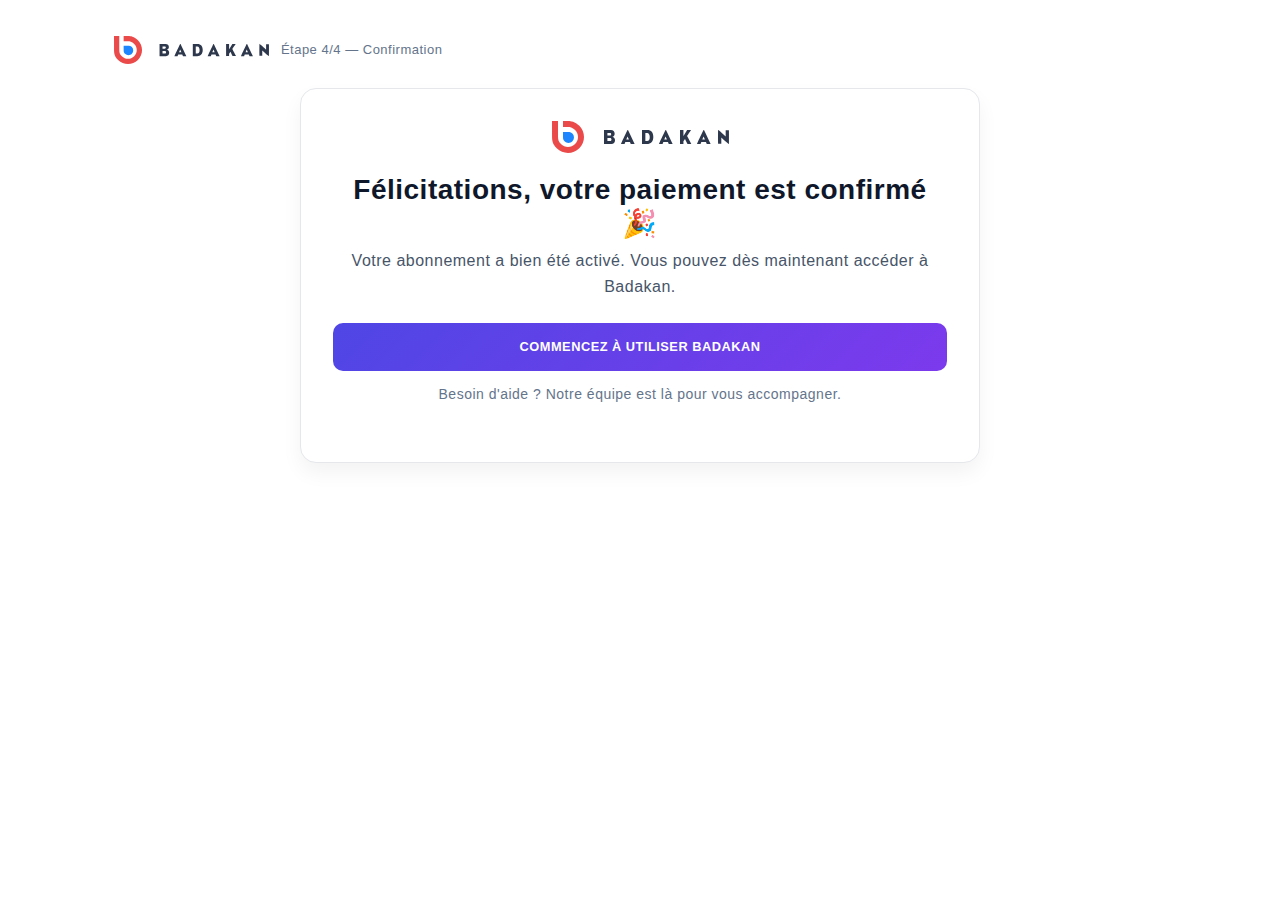
<file: success.html>
<!DOCTYPE html>
<html lang="fr">
<head>
    <meta charset="UTF-8">
    <meta name="viewport" content="width=device-width, initial-scale=1.0">
    <title>Paiement confirmé | Badakan</title>
    <link href="./resources/badakan.webflow.shared.631738204.min.css" rel="stylesheet" type="text/css">
    <style>
        /* Alignement visuel avec configuration.html */
        body { font-family: Inter, system-ui, -apple-system, Segoe UI, Roboto, Arial, sans-serif; background:#F8FAFC; }
        .navigation_section { display: none !important; }
        .cfg_wrapper { max-width: 1100px; margin: 0 auto; padding: 24px; }
        .cfg_header { display:flex; align-items:center; gap:12px; margin: 12px 0 24px; }
        .cfg_header img { height: 28px; }
        .cfg_card { background:#fff; border:1px solid #E5E7EB; border-radius:16px; padding:32px; box-shadow:0 10px 20px rgba(2,6,23,0.05); text-align:center; max-width: 680px; margin: 0 auto; }
        .cfg_card h1 { margin:20px 0 8px; color:#0F172A; font-size:28px; line-height:1.2; }
        .muted { color:#64748B; font-size:13px; }
        .subtitle { font-size:16px; color:#475569; margin:0 0 24px; }
        .new_button.big { display:inline-block; width:100%; padding:14px 16px; border-radius:10px; font-weight:700; text-align:center; color:#fff; background: linear-gradient(135deg, #4F46E5, #7C3AED); text-decoration:none; }
        @media (max-width: 767px){ .cfg_card{ padding:24px; } }
    </style>
    <script async src="./resources/clarity.js"></script>
    <script async src="./resources/187223170.js"></script>
    <script async src="./resources/4109337.js" id="hs-analytics"></script>
    <script async src="./resources/banner.js" id="cookieBanner-4109337" data-cookieconsent="ignore" data-hs-ignore="true" data-loader="hs-scriptloader" data-hsjs-portal="4109337" data-hsjs-env="prod" data-hsjs-hublet="na1"></script>
</head>
<body class="new_body">
<div class="cfg_wrapper">
    <div class="cfg_header">
        <a href="index.html"><img src="./resources/5f082e6b268599279b786aa3_badakan-logo.svg" alt="Badakan"></a>
        <div class="muted">Étape 4/4 — Confirmation</div>
    </div>

    <div class="cfg_card">
        <img src="./resources/5f082e6b268599279b786aa3_badakan-logo.svg" alt="Badakan">
        <h1>Félicitations, votre paiement est confirmé 🎉</h1>
        <p class="subtitle">Votre abonnement a bien été activé. Vous pouvez dès maintenant accéder à Badakan.</p>

        <a class="new_button big" href="https://admin-dev.badakan.com" target="_blank" rel="noopener">Commencez à utiliser Badakan</a>

        <p class="subtitle" style="margin-top:12px; font-size:14px; color:#64748B;">Besoin d'aide ? Notre équipe est là pour vous accompagner.</p>
    </div>
</div>

<!-- Start of HubSpot Embed Code -->
<script type="text/javascript" id="hs-script-loader" async defer src="./resources/4109337(1).js"></script>
<!-- End of HubSpot Embed Code -->
</body>
</html>
</file>
<file: resources/badakan.webflow.shared.631738204.min.css>
html{-webkit-text-size-adjust:100%;-ms-text-size-adjust:100%;font-family:sans-serif}body{margin:0}article,aside,details,figcaption,figure,footer,header,hgroup,main,menu,nav,section,summary{display:block}audio,canvas,progress,video{vertical-align:baseline;display:inline-block}audio:not([controls]){height:0;display:none}[hidden],template{display:none}a{background-color:#0000}a:active,a:hover{outline:0}abbr[title]{border-bottom:1px dotted}b,strong{font-weight:700}dfn{font-style:italic}h1{margin:.67em 0;font-size:2em}mark{color:#000;background:#ff0}small{font-size:80%}sub,sup{vertical-align:baseline;font-size:75%;line-height:0;position:relative}sup{top:-.5em}sub{bottom:-.25em}img{border:0}svg:not(:root){overflow:hidden}hr{box-sizing:content-box;height:0}pre{overflow:auto}code,kbd,pre,samp{font-family:monospace;font-size:1em}button,input,optgroup,select,textarea{color:inherit;font:inherit;margin:0}button{overflow:visible}button,select{text-transform:none}button,html input[type=button],input[type=reset]{-webkit-appearance:button;cursor:pointer}button[disabled],html input[disabled]{cursor:default}button::-moz-focus-inner,input::-moz-focus-inner{border:0;padding:0}input{line-height:normal}input[type=checkbox],input[type=radio]{box-sizing:border-box;padding:0}input[type=number]::-webkit-inner-spin-button,input[type=number]::-webkit-outer-spin-button{height:auto}input[type=search]{-webkit-appearance:none}input[type=search]::-webkit-search-cancel-button,input[type=search]::-webkit-search-decoration{-webkit-appearance:none}legend{border:0;padding:0}textarea{overflow:auto}optgroup{font-weight:700}table{border-collapse:collapse;border-spacing:0}td,th{padding:0}@font-face{font-family:webflow-icons;src:url([data-uri])format("truetype");font-weight:400;font-style:normal}[class^=w-icon-],[class*=\ w-icon-]{speak:none;font-variant:normal;text-transform:none;-webkit-font-smoothing:antialiased;-moz-osx-font-smoothing:grayscale;font-style:normal;font-weight:400;line-height:1;font-family:webflow-icons!important}.w-icon-slider-right:before{content:""}.w-icon-slider-left:before{content:""}.w-icon-nav-menu:before{content:""}.w-icon-arrow-down:before,.w-icon-dropdown-toggle:before{content:""}.w-icon-file-upload-remove:before{content:""}.w-icon-file-upload-icon:before{content:""}*{box-sizing:border-box}html{height:100%}body{color:#333;background-color:#fff;min-height:100%;margin:0;font-family:Arial,sans-serif;font-size:14px;line-height:20px}img{vertical-align:middle;max-width:100%;display:inline-block}html.w-mod-touch *{background-attachment:scroll!important}.w-block{display:block}.w-inline-block{max-width:100%;display:inline-block}.w-clearfix:before,.w-clearfix:after{content:" ";grid-area:1/1/2/2;display:table}.w-clearfix:after{clear:both}.w-hidden{display:none}.w-button{color:#fff;line-height:inherit;cursor:pointer;background-color:#3898ec;border:0;border-radius:0;padding:9px 15px;text-decoration:none;display:inline-block}input.w-button{-webkit-appearance:button}html[data-w-dynpage] [data-w-cloak]{color:#0000!important}.w-code-block{margin:unset}pre.w-code-block code{all:inherit}.w-optimization{display:contents}.w-webflow-badge,.w-webflow-badge>img{box-sizing:unset;width:unset;height:unset;max-height:unset;max-width:unset;min-height:unset;min-width:unset;margin:unset;padding:unset;float:unset;clear:unset;border:unset;border-radius:unset;background:unset;background-image:unset;background-position:unset;background-size:unset;background-repeat:unset;background-origin:unset;background-clip:unset;background-attachment:unset;background-color:unset;box-shadow:unset;transform:unset;direction:unset;font-family:unset;font-weight:unset;color:unset;font-size:unset;line-height:unset;font-style:unset;font-variant:unset;text-align:unset;letter-spacing:unset;-webkit-text-decoration:unset;text-decoration:unset;text-indent:unset;text-transform:unset;list-style-type:unset;text-shadow:unset;vertical-align:unset;cursor:unset;white-space:unset;word-break:unset;word-spacing:unset;word-wrap:unset;transition:unset}.w-webflow-badge{white-space:nowrap;cursor:pointer;box-shadow:0 0 0 1px #0000001a,0 1px 3px #0000001a;visibility:visible!important;opacity:1!important;z-index:2147483647!important;color:#aaadb0!important;overflow:unset!important;background-color:#fff!important;border-radius:3px!important;width:auto!important;height:auto!important;margin:0!important;padding:6px!important;font-size:12px!important;line-height:14px!important;text-decoration:none!important;display:inline-block!important;position:fixed!important;inset:auto 12px 12px auto!important;transform:none!important}.w-webflow-badge>img{position:unset;visibility:unset!important;opacity:1!important;vertical-align:middle!important;display:inline-block!important}h1,h2,h3,h4,h5,h6{margin-bottom:10px;font-weight:700}h1{margin-top:20px;font-size:38px;line-height:44px}h2{margin-top:20px;font-size:32px;line-height:36px}h3{margin-top:20px;font-size:24px;line-height:30px}h4{margin-top:10px;font-size:18px;line-height:24px}h5{margin-top:10px;font-size:14px;line-height:20px}h6{margin-top:10px;font-size:12px;line-height:18px}p{margin-top:0;margin-bottom:10px}blockquote{border-left:5px solid #e2e2e2;margin:0 0 10px;padding:10px 20px;font-size:18px;line-height:22px}figure{margin:0 0 10px}figcaption{text-align:center;margin-top:5px}ul,ol{margin-top:0;margin-bottom:10px;padding-left:40px}.w-list-unstyled{padding-left:0;list-style:none}.w-embed:before,.w-embed:after{content:" ";grid-area:1/1/2/2;display:table}.w-embed:after{clear:both}.w-video{width:100%;padding:0;position:relative}.w-video iframe,.w-video object,.w-video embed{border:none;width:100%;height:100%;position:absolute;top:0;left:0}fieldset{border:0;margin:0;padding:0}button,[type=button],[type=reset]{cursor:pointer;-webkit-appearance:button;border:0}.w-form{margin:0 0 15px}.w-form-done{text-align:center;background-color:#ddd;padding:20px;display:none}.w-form-fail{background-color:#ffdede;margin-top:10px;padding:10px;display:none}label{margin-bottom:5px;font-weight:700;display:block}.w-input,.w-select{color:#333;vertical-align:middle;background-color:#fff;border:1px solid #ccc;width:100%;height:38px;margin-bottom:10px;padding:8px 12px;font-size:14px;line-height:1.42857;display:block}.w-input::placeholder,.w-select::placeholder{color:#999}.w-input:focus,.w-select:focus{border-color:#3898ec;outline:0}.w-input[disabled],.w-select[disabled],.w-input[readonly],.w-select[readonly],fieldset[disabled] .w-input,fieldset[disabled] .w-select{cursor:not-allowed}.w-input[disabled]:not(.w-input-disabled),.w-select[disabled]:not(.w-input-disabled),.w-input[readonly],.w-select[readonly],fieldset[disabled]:not(.w-input-disabled) .w-input,fieldset[disabled]:not(.w-input-disabled) .w-select{background-color:#eee}textarea.w-input,textarea.w-select{height:auto}.w-select{background-color:#f3f3f3}.w-select[multiple]{height:auto}.w-form-label{cursor:pointer;margin-bottom:0;font-weight:400;display:inline-block}.w-radio{margin-bottom:5px;padding-left:20px;display:block}.w-radio:before,.w-radio:after{content:" ";grid-area:1/1/2/2;display:table}.w-radio:after{clear:both}.w-radio-input{float:left;margin:3px 0 0 -20px;line-height:normal}.w-file-upload{margin-bottom:10px;display:block}.w-file-upload-input{opacity:0;z-index:-100;width:.1px;height:.1px;position:absolute;overflow:hidden}.w-file-upload-default,.w-file-upload-uploading,.w-file-upload-success{color:#333;display:inline-block}.w-file-upload-error{margin-top:10px;display:block}.w-file-upload-default.w-hidden,.w-file-upload-uploading.w-hidden,.w-file-upload-error.w-hidden,.w-file-upload-success.w-hidden{display:none}.w-file-upload-uploading-btn{cursor:pointer;background-color:#fafafa;border:1px solid #ccc;margin:0;padding:8px 12px;font-size:14px;font-weight:400;display:flex}.w-file-upload-file{background-color:#fafafa;border:1px solid #ccc;flex-grow:1;justify-content:space-between;margin:0;padding:8px 9px 8px 11px;display:flex}.w-file-upload-file-name{font-size:14px;font-weight:400;display:block}.w-file-remove-link{cursor:pointer;width:auto;height:auto;margin-top:3px;margin-left:10px;padding:3px;display:block}.w-icon-file-upload-remove{margin:auto;font-size:10px}.w-file-upload-error-msg{color:#ea384c;padding:2px 0;display:inline-block}.w-file-upload-info{padding:0 12px;line-height:38px;display:inline-block}.w-file-upload-label{cursor:pointer;background-color:#fafafa;border:1px solid #ccc;margin:0;padding:8px 12px;font-size:14px;font-weight:400;display:inline-block}.w-icon-file-upload-icon,.w-icon-file-upload-uploading{width:20px;margin-right:8px;display:inline-block}.w-icon-file-upload-uploading{height:20px}.w-container{max-width:940px;margin-left:auto;margin-right:auto}.w-container:before,.w-container:after{content:" ";grid-area:1/1/2/2;display:table}.w-container:after{clear:both}.w-container .w-row{margin-left:-10px;margin-right:-10px}.w-row:before,.w-row:after{content:" ";grid-area:1/1/2/2;display:table}.w-row:after{clear:both}.w-row .w-row{margin-left:0;margin-right:0}.w-col{float:left;width:100%;min-height:1px;padding-left:10px;padding-right:10px;position:relative}.w-col .w-col{padding-left:0;padding-right:0}.w-col-1{width:8.33333%}.w-col-2{width:16.6667%}.w-col-3{width:25%}.w-col-4{width:33.3333%}.w-col-5{width:41.6667%}.w-col-6{width:50%}.w-col-7{width:58.3333%}.w-col-8{width:66.6667%}.w-col-9{width:75%}.w-col-10{width:83.3333%}.w-col-11{width:91.6667%}.w-col-12{width:100%}.w-hidden-main{display:none!important}@media screen and (max-width:991px){.w-container{max-width:728px}.w-hidden-main{display:inherit!important}.w-hidden-medium{display:none!important}.w-col-medium-1{width:8.33333%}.w-col-medium-2{width:16.6667%}.w-col-medium-3{width:25%}.w-col-medium-4{width:33.3333%}.w-col-medium-5{width:41.6667%}.w-col-medium-6{width:50%}.w-col-medium-7{width:58.3333%}.w-col-medium-8{width:66.6667%}.w-col-medium-9{width:75%}.w-col-medium-10{width:83.3333%}.w-col-medium-11{width:91.6667%}.w-col-medium-12{width:100%}.w-col-stack{width:100%;left:auto;right:auto}}@media screen and (max-width:767px){.w-hidden-main,.w-hidden-medium{display:inherit!important}.w-hidden-small{display:none!important}.w-row,.w-container .w-row{margin-left:0;margin-right:0}.w-col{width:100%;left:auto;right:auto}.w-col-small-1{width:8.33333%}.w-col-small-2{width:16.6667%}.w-col-small-3{width:25%}.w-col-small-4{width:33.3333%}.w-col-small-5{width:41.6667%}.w-col-small-6{width:50%}.w-col-small-7{width:58.3333%}.w-col-small-8{width:66.6667%}.w-col-small-9{width:75%}.w-col-small-10{width:83.3333%}.w-col-small-11{width:91.6667%}.w-col-small-12{width:100%}}@media screen and (max-width:479px){.w-container{max-width:none}.w-hidden-main,.w-hidden-medium,.w-hidden-small{display:inherit!important}.w-hidden-tiny{display:none!important}.w-col{width:100%}.w-col-tiny-1{width:8.33333%}.w-col-tiny-2{width:16.6667%}.w-col-tiny-3{width:25%}.w-col-tiny-4{width:33.3333%}.w-col-tiny-5{width:41.6667%}.w-col-tiny-6{width:50%}.w-col-tiny-7{width:58.3333%}.w-col-tiny-8{width:66.6667%}.w-col-tiny-9{width:75%}.w-col-tiny-10{width:83.3333%}.w-col-tiny-11{width:91.6667%}.w-col-tiny-12{width:100%}}.w-widget{position:relative}.w-widget-map{width:100%;height:400px}.w-widget-map label{width:auto;display:inline}.w-widget-map img{max-width:inherit}.w-widget-map .gm-style-iw{text-align:center}.w-widget-map .gm-style-iw>button{display:none!important}.w-widget-twitter{overflow:hidden}.w-widget-twitter-count-shim{vertical-align:top;text-align:center;background:#fff;border:1px solid #758696;border-radius:3px;width:28px;height:20px;display:inline-block;position:relative}.w-widget-twitter-count-shim *{pointer-events:none;-webkit-user-select:none;user-select:none}.w-widget-twitter-count-shim .w-widget-twitter-count-inner{text-align:center;color:#999;font-family:serif;font-size:15px;line-height:12px;position:relative}.w-widget-twitter-count-shim .w-widget-twitter-count-clear{display:block;position:relative}.w-widget-twitter-count-shim.w--large{width:36px;height:28px}.w-widget-twitter-count-shim.w--large .w-widget-twitter-count-inner{font-size:18px;line-height:18px}.w-widget-twitter-count-shim:not(.w--vertical){margin-left:5px;margin-right:8px}.w-widget-twitter-count-shim:not(.w--vertical).w--large{margin-left:6px}.w-widget-twitter-count-shim:not(.w--vertical):before,.w-widget-twitter-count-shim:not(.w--vertical):after{content:" ";pointer-events:none;border:solid #0000;width:0;height:0;position:absolute;top:50%;left:0}.w-widget-twitter-count-shim:not(.w--vertical):before{border-width:4px;border-color:#75869600 #5d6c7b #75869600 #75869600;margin-top:-4px;margin-left:-9px}.w-widget-twitter-count-shim:not(.w--vertical).w--large:before{border-width:5px;margin-top:-5px;margin-left:-10px}.w-widget-twitter-count-shim:not(.w--vertical):after{border-width:4px;border-color:#fff0 #fff #fff0 #fff0;margin-top:-4px;margin-left:-8px}.w-widget-twitter-count-shim:not(.w--vertical).w--large:after{border-width:5px;margin-top:-5px;margin-left:-9px}.w-widget-twitter-count-shim.w--vertical{width:61px;height:33px;margin-bottom:8px}.w-widget-twitter-count-shim.w--vertical:before,.w-widget-twitter-count-shim.w--vertical:after{content:" ";pointer-events:none;border:solid #0000;width:0;height:0;position:absolute;top:100%;left:50%}.w-widget-twitter-count-shim.w--vertical:before{border-width:5px;border-color:#5d6c7b #75869600 #75869600;margin-left:-5px}.w-widget-twitter-count-shim.w--vertical:after{border-width:4px;border-color:#fff #fff0 #fff0;margin-left:-4px}.w-widget-twitter-count-shim.w--vertical .w-widget-twitter-count-inner{font-size:18px;line-height:22px}.w-widget-twitter-count-shim.w--vertical.w--large{width:76px}.w-background-video{color:#fff;height:500px;position:relative;overflow:hidden}.w-background-video>video{object-fit:cover;z-index:-100;background-position:50%;background-size:cover;width:100%;height:100%;margin:auto;position:absolute;inset:-100%}.w-background-video>video::-webkit-media-controls-start-playback-button{-webkit-appearance:none;display:none!important}.w-background-video--control{background-color:#0000;padding:0;position:absolute;bottom:1em;right:1em}.w-background-video--control>[hidden]{display:none!important}.w-slider{text-align:center;clear:both;-webkit-tap-highlight-color:#0000;tap-highlight-color:#0000;background:#ddd;height:300px;position:relative}.w-slider-mask{z-index:1;white-space:nowrap;height:100%;display:block;position:relative;left:0;right:0;overflow:hidden}.w-slide{vertical-align:top;white-space:normal;text-align:left;width:100%;height:100%;display:inline-block;position:relative}.w-slider-nav{z-index:2;text-align:center;-webkit-tap-highlight-color:#0000;tap-highlight-color:#0000;height:40px;margin:auto;padding-top:10px;position:absolute;inset:auto 0 0}.w-slider-nav.w-round>div{border-radius:100%}.w-slider-nav.w-num>div{font-size:inherit;line-height:inherit;width:auto;height:auto;padding:.2em .5em}.w-slider-nav.w-shadow>div{box-shadow:0 0 3px #3336}.w-slider-nav-invert{color:#fff}.w-slider-nav-invert>div{background-color:#2226}.w-slider-nav-invert>div.w-active{background-color:#222}.w-slider-dot{cursor:pointer;background-color:#fff6;width:1em;height:1em;margin:0 3px .5em;transition:background-color .1s,color .1s;display:inline-block;position:relative}.w-slider-dot.w-active{background-color:#fff}.w-slider-dot:focus{outline:none;box-shadow:0 0 0 2px #fff}.w-slider-dot:focus.w-active{box-shadow:none}.w-slider-arrow-left,.w-slider-arrow-right{cursor:pointer;color:#fff;-webkit-tap-highlight-color:#0000;tap-highlight-color:#0000;-webkit-user-select:none;user-select:none;width:80px;margin:auto;font-size:40px;position:absolute;inset:0;overflow:hidden}.w-slider-arrow-left [class^=w-icon-],.w-slider-arrow-right [class^=w-icon-],.w-slider-arrow-left [class*=\ w-icon-],.w-slider-arrow-right [class*=\ w-icon-]{position:absolute}.w-slider-arrow-left:focus,.w-slider-arrow-right:focus{outline:0}.w-slider-arrow-left{z-index:3;right:auto}.w-slider-arrow-right{z-index:4;left:auto}.w-icon-slider-left,.w-icon-slider-right{width:1em;height:1em;margin:auto;inset:0}.w-slider-aria-label{clip:rect(0 0 0 0);border:0;width:1px;height:1px;margin:-1px;padding:0;position:absolute;overflow:hidden}.w-slider-force-show{display:block!important}.w-dropdown{text-align:left;z-index:900;margin-left:auto;margin-right:auto;display:inline-block;position:relative}.w-dropdown-btn,.w-dropdown-toggle,.w-dropdown-link{vertical-align:top;color:#222;text-align:left;white-space:nowrap;margin-left:auto;margin-right:auto;padding:20px;text-decoration:none;position:relative}.w-dropdown-toggle{-webkit-user-select:none;user-select:none;cursor:pointer;padding-right:40px;display:inline-block}.w-dropdown-toggle:focus{outline:0}.w-icon-dropdown-toggle{width:1em;height:1em;margin:auto 20px auto auto;position:absolute;top:0;bottom:0;right:0}.w-dropdown-list{background:#ddd;min-width:100%;display:none;position:absolute}.w-dropdown-list.w--open{display:block}.w-dropdown-link{color:#222;padding:10px 20px;display:block}.w-dropdown-link.w--current{color:#0082f3}.w-dropdown-link:focus{outline:0}@media screen and (max-width:767px){.w-nav-brand{padding-left:10px}}.w-lightbox-backdrop{cursor:auto;letter-spacing:normal;text-indent:0;text-shadow:none;text-transform:none;visibility:visible;white-space:normal;word-break:normal;word-spacing:normal;word-wrap:normal;color:#fff;text-align:center;z-index:2000;opacity:0;-webkit-user-select:none;-moz-user-select:none;-webkit-tap-highlight-color:transparent;background:#000000e6;outline:0;font-family:Helvetica Neue,Helvetica,Ubuntu,Segoe UI,Verdana,sans-serif;font-size:17px;font-style:normal;font-weight:300;line-height:1.2;list-style:disc;position:fixed;inset:0;-webkit-transform:translate(0)}.w-lightbox-backdrop,.w-lightbox-container{-webkit-overflow-scrolling:touch;height:100%;overflow:auto}.w-lightbox-content{height:100vh;position:relative;overflow:hidden}.w-lightbox-view{opacity:0;width:100vw;height:100vh;position:absolute}.w-lightbox-view:before{content:"";height:100vh}.w-lightbox-group,.w-lightbox-group .w-lightbox-view,.w-lightbox-group .w-lightbox-view:before{height:86vh}.w-lightbox-frame,.w-lightbox-view:before{vertical-align:middle;display:inline-block}.w-lightbox-figure{margin:0;position:relative}.w-lightbox-group .w-lightbox-figure{cursor:pointer}.w-lightbox-img{width:auto;max-width:none;height:auto}.w-lightbox-image{float:none;max-width:100vw;max-height:100vh;display:block}.w-lightbox-group .w-lightbox-image{max-height:86vh}.w-lightbox-caption{text-align:left;text-overflow:ellipsis;white-space:nowrap;background:#0006;padding:.5em 1em;position:absolute;bottom:0;left:0;right:0;overflow:hidden}.w-lightbox-embed{width:100%;height:100%;position:absolute;inset:0}.w-lightbox-control{cursor:pointer;background-position:50%;background-repeat:no-repeat;background-size:24px;width:4em;transition:all .3s;position:absolute;top:0}.w-lightbox-left{background-image:url([data-uri]);display:none;bottom:0;left:0}.w-lightbox-right{background-image:url([data-uri]);display:none;bottom:0;right:0}.w-lightbox-close{background-image:url([data-uri]);background-size:18px;height:2.6em;right:0}.w-lightbox-strip{white-space:nowrap;padding:0 1vh;line-height:0;position:absolute;bottom:0;left:0;right:0;overflow:auto hidden}.w-lightbox-item{box-sizing:content-box;cursor:pointer;width:10vh;padding:2vh 1vh;display:inline-block;-webkit-transform:translate(0,0)}.w-lightbox-active{opacity:.3}.w-lightbox-thumbnail{background:#222;height:10vh;position:relative;overflow:hidden}.w-lightbox-thumbnail-image{position:absolute;top:0;left:0}.w-lightbox-thumbnail .w-lightbox-tall{width:100%;top:50%;transform:translateY(-50%)}.w-lightbox-thumbnail .w-lightbox-wide{height:100%;left:50%;transform:translate(-50%)}.w-lightbox-spinner{box-sizing:border-box;border:5px solid #0006;border-radius:50%;width:40px;height:40px;margin-top:-20px;margin-left:-20px;animation:.8s linear infinite spin;position:absolute;top:50%;left:50%}.w-lightbox-spinner:after{content:"";border:3px solid #0000;border-bottom-color:#fff;border-radius:50%;position:absolute;inset:-4px}.w-lightbox-hide{display:none}.w-lightbox-noscroll{overflow:hidden}@media (min-width:768px){.w-lightbox-content{height:96vh;margin-top:2vh}.w-lightbox-view,.w-lightbox-view:before{height:96vh}.w-lightbox-group,.w-lightbox-group .w-lightbox-view,.w-lightbox-group .w-lightbox-view:before{height:84vh}.w-lightbox-image{max-width:96vw;max-height:96vh}.w-lightbox-group .w-lightbox-image{max-width:82.3vw;max-height:84vh}.w-lightbox-left,.w-lightbox-right{opacity:.5;display:block}.w-lightbox-close{opacity:.8}.w-lightbox-control:hover{opacity:1}}.w-lightbox-inactive,.w-lightbox-inactive:hover{opacity:0}.w-richtext:before,.w-richtext:after{content:" ";grid-area:1/1/2/2;display:table}.w-richtext:after{clear:both}.w-richtext[contenteditable=true]:before,.w-richtext[contenteditable=true]:after{white-space:initial}.w-richtext ol,.w-richtext ul{overflow:hidden}.w-richtext .w-richtext-figure-selected.w-richtext-figure-type-video div:after,.w-richtext .w-richtext-figure-selected[data-rt-type=video] div:after,.w-richtext .w-richtext-figure-selected.w-richtext-figure-type-image div,.w-richtext .w-richtext-figure-selected[data-rt-type=image] div{outline:2px solid #2895f7}.w-richtext figure.w-richtext-figure-type-video>div:after,.w-richtext figure[data-rt-type=video]>div:after{content:"";display:none;position:absolute;inset:0}.w-richtext figure{max-width:60%;position:relative}.w-richtext figure>div:before{cursor:default!important}.w-richtext figure img{width:100%}.w-richtext figure figcaption.w-richtext-figcaption-placeholder{opacity:.6}.w-richtext figure div{color:#0000;font-size:0}.w-richtext figure.w-richtext-figure-type-image,.w-richtext figure[data-rt-type=image]{display:table}.w-richtext figure.w-richtext-figure-type-image>div,.w-richtext figure[data-rt-type=image]>div{display:inline-block}.w-richtext figure.w-richtext-figure-type-image>figcaption,.w-richtext figure[data-rt-type=image]>figcaption{caption-side:bottom;display:table-caption}.w-richtext figure.w-richtext-figure-type-video,.w-richtext figure[data-rt-type=video]{width:60%;height:0}.w-richtext figure.w-richtext-figure-type-video iframe,.w-richtext figure[data-rt-type=video] iframe{width:100%;height:100%;position:absolute;top:0;left:0}.w-richtext figure.w-richtext-figure-type-video>div,.w-richtext figure[data-rt-type=video]>div{width:100%}.w-richtext figure.w-richtext-align-center{clear:both;margin-left:auto;margin-right:auto}.w-richtext figure.w-richtext-align-center.w-richtext-figure-type-image>div,.w-richtext figure.w-richtext-align-center[data-rt-type=image]>div{max-width:100%}.w-richtext figure.w-richtext-align-normal{clear:both}.w-richtext figure.w-richtext-align-fullwidth{text-align:center;clear:both;width:100%;max-width:100%;margin-left:auto;margin-right:auto;display:block}.w-richtext figure.w-richtext-align-fullwidth>div{padding-bottom:inherit;display:inline-block}.w-richtext figure.w-richtext-align-fullwidth>figcaption{display:block}.w-richtext figure.w-richtext-align-floatleft{float:left;clear:none;margin-right:15px}.w-richtext figure.w-richtext-align-floatright{float:right;clear:none;margin-left:15px}.w-nav{z-index:1000;background:#ddd;position:relative}.w-nav:before,.w-nav:after{content:" ";grid-area:1/1/2/2;display:table}.w-nav:after{clear:both}.w-nav-brand{float:left;color:#333;text-decoration:none;position:relative}.w-nav-link{vertical-align:top;color:#222;text-align:left;margin-left:auto;margin-right:auto;padding:20px;text-decoration:none;display:inline-block;position:relative}.w-nav-link.w--current{color:#0082f3}.w-nav-menu{float:right;position:relative}[data-nav-menu-open]{text-align:center;background:#c8c8c8;min-width:200px;position:absolute;top:100%;left:0;right:0;overflow:visible;display:block!important}.w--nav-link-open{display:block;position:relative}.w-nav-overlay{width:100%;display:none;position:absolute;top:100%;left:0;right:0;overflow:hidden}.w-nav-overlay [data-nav-menu-open]{top:0}.w-nav[data-animation=over-left] .w-nav-overlay{width:auto}.w-nav[data-animation=over-left] .w-nav-overlay,.w-nav[data-animation=over-left] [data-nav-menu-open]{z-index:1;top:0;right:auto}.w-nav[data-animation=over-right] .w-nav-overlay{width:auto}.w-nav[data-animation=over-right] .w-nav-overlay,.w-nav[data-animation=over-right] [data-nav-menu-open]{z-index:1;top:0;left:auto}.w-nav-button{float:right;cursor:pointer;-webkit-tap-highlight-color:#0000;tap-highlight-color:#0000;-webkit-user-select:none;user-select:none;padding:18px;font-size:24px;display:none;position:relative}.w-nav-button:focus{outline:0}.w-nav-button.w--open{color:#fff;background-color:#c8c8c8}.w-nav[data-collapse=all] .w-nav-menu{display:none}.w-nav[data-collapse=all] .w-nav-button,.w--nav-dropdown-open,.w--nav-dropdown-toggle-open{display:block}.w--nav-dropdown-list-open{position:static}@media screen and (max-width:991px){.w-nav[data-collapse=medium] .w-nav-menu{display:none}.w-nav[data-collapse=medium] .w-nav-button{display:block}}@media screen and (max-width:767px){.w-nav[data-collapse=small] .w-nav-menu{display:none}.w-nav[data-collapse=small] .w-nav-button{display:block}.w-nav-brand{padding-left:10px}}@media screen and (max-width:479px){.w-nav[data-collapse=tiny] .w-nav-menu{display:none}.w-nav[data-collapse=tiny] .w-nav-button{display:block}}.w-tabs{position:relative}.w-tabs:before,.w-tabs:after{content:" ";grid-area:1/1/2/2;display:table}.w-tabs:after{clear:both}.w-tab-menu{position:relative}.w-tab-link{vertical-align:top;text-align:left;cursor:pointer;color:#222;background-color:#ddd;padding:9px 30px;text-decoration:none;display:inline-block;position:relative}.w-tab-link.w--current{background-color:#c8c8c8}.w-tab-link:focus{outline:0}.w-tab-content{display:block;position:relative;overflow:hidden}.w-tab-pane{display:none;position:relative}.w--tab-active{display:block}@media screen and (max-width:479px){.w-tab-link{display:block}}.w-ix-emptyfix:after{content:""}@keyframes spin{0%{transform:rotate(0)}to{transform:rotate(360deg)}}.w-dyn-empty{background-color:#ddd;padding:10px}.w-dyn-hide,.w-dyn-bind-empty,.w-condition-invisible{display:none!important}.wf-layout-layout{display:grid}@font-face{font-family:Poppins;src:url(https://cdn.prod.website-files.com/5f05abc1465e49362cf383f8/60c91abd948d2668b4d1f3ab_Poppins-Regular%20\(1\).woff2)format("woff2");font-weight:400;font-style:normal;font-display:swap}@font-face{font-family:Poppins;src:url(https://cdn.prod.website-files.com/5f05abc1465e49362cf383f8/60c91abd5987a1543e5566f8_Poppins-Light.woff2)format("woff2");font-weight:300;font-style:normal;font-display:swap}@font-face{font-family:Poppins;src:url(https://cdn.prod.website-files.com/5f05abc1465e49362cf383f8/60c91abda865bb33b772decd_Poppins-Bold%20\(1\).woff2)format("woff2");font-weight:700;font-style:normal;font-display:swap}@font-face{font-family:Poppins;src:url(https://cdn.prod.website-files.com/5f05abc1465e49362cf383f8/60c91abd32ccda49c04ac777_Poppins-SemiBold.woff2)format("woff2");font-weight:600;font-style:normal;font-display:swap}@font-face{font-family:Poppins;src:url(https://cdn.prod.website-files.com/5f05abc1465e49362cf383f8/60c91abd4451d27eaf35bb78_Poppins-Medium.woff2)format("woff2");font-weight:500;font-style:normal;font-display:swap}@font-face{font-family:Dm Sans;src:url(https://cdn.prod.website-files.com/5f05abc1465e49362cf383f8/65e8991a40130f8def5ec21b_DMSans-VariableFont_opsz%2Cwght.ttf)format("truetype");font-weight:100 1000;font-style:normal;font-display:swap}@font-face{font-family:Plus Jakarta Sans;src:url(https://cdn.prod.website-files.com/5f05abc1465e49362cf383f8/65e89932978de6b962ef7ee4_PlusJakartaSans-VariableFont_wght.ttf)format("truetype");font-weight:200 800;font-style:normal;font-display:swap}@font-face{font-family:Canela;src:url(https://cdn.prod.website-files.com/5f05abc1465e49362cf383f8/61f0f46edb73c68d837c55f8_Canela-Medium.otf)format("opentype");font-weight:500;font-style:normal;font-display:swap}:root{--badakan-light-grey:#f5f6f8;--badakan-black:#262626;--font--heading-default:"Plus Jakarta Sans",sans-serif;--h1--font-size:var(--adaptive-sizes--72px);--h2--font-size:var(--adaptive-sizes--48px);--h3--font-size:var(--adaptive-sizes--48px);--adaptive-sizes--16px:1em;--badakan-blue:#1d86ff;--white:white;--adaptive-sizes--8px:.5em;--grey--900:#0c1a2b;--adaptive-sizes--48px:3em;--body-s--font-size:var(--adaptive-sizes--16px);--adaptive-sizes--12px:.75em;--blue--400:#cfe6ff;--dodger-blue:#1d86ffcc;--adaptive-sizes--24px:1.5em;--blue--700:#449bff;--indian-red:#ff3467;--gold:#fec700;--blue-violet:#a438ff;--adaptive-sizes--32px:2em;--secondary-text:#475467;--adaptive-sizes--28px:1.75em;--blue--600:#7ab8ff;--blue--900:#0f76ee;--cta-big--font-size:var(--adaptive-sizes--18px);--adaptive-sizes--20px:1.25em;--adaptive-sizes--96px:6em;--adaptive-sizes--64px:4em;--blue--300:#e7f2ff;--gold--300:#fffaeb;--purple--300:#fbe8ff;--green--300:#ecfdf3;--gold--700:#fdc700;--purple--700:#a438ff;--green--700:#2ec985;--red--700:#eb494a;--body-l--font-size:var(--adaptive-sizes--18px);--adaptive-sizes--40px:2.5em;--h5--font-size:var(--adaptive-sizes--30px);--adaptive-sizes--80px:5em;--red--300:#fee;--adaptive-sizes--30px:1.875em;--h4--font-size:var(--adaptive-sizes--36px);--adaptive-sizes--18px:1.125em;--padding-horizontal--main:var(--adaptive-sizes--80px);--adaptive-sizes--36px:1em;--adaptive-sizes--72px:4.5em;--body-xl--font-size:var(--adaptive-sizes--20px);--max-width--main:1440px;--padding-vertical--main:var(--adaptive-sizes--80px);--padding-vertical--small:var(--adaptive-sizes--40px)}.w-layout-grid{grid-row-gap:16px;grid-column-gap:16px;grid-template-rows:auto auto;grid-template-columns:1fr 1fr;grid-auto-columns:1fr;display:grid}.w-form-formradioinput--inputType-custom{border:1px solid #ccc;border-radius:50%;width:12px;height:12px}.w-form-formradioinput--inputType-custom.w--redirected-focus{box-shadow:0 0 3px 1px #3898ec}.w-form-formradioinput--inputType-custom.w--redirected-checked{border-width:4px;border-color:#3898ec}.w-pagination-wrapper{flex-wrap:wrap;justify-content:center;display:flex}.w-pagination-previous,.w-pagination-next{color:#333;background-color:#fafafa;border:1px solid #ccc;border-radius:2px;margin-left:10px;margin-right:10px;padding:9px 20px;font-size:14px;display:block}.w-layout-blockcontainer{max-width:940px;margin-left:auto;margin-right:auto;display:block}@media screen and (max-width:991px){.w-layout-blockcontainer{max-width:728px}}@media screen and (max-width:767px){.w-layout-blockcontainer{max-width:none}}body{background-color:var(--badakan-light-grey);color:var(--badakan-black);letter-spacing:.5px;font-family:Poppins,Verdana,sans-serif;font-size:12px;font-weight:300;line-height:1.55em;transition:all .2s}h1{font-family:var(--font--heading-default);font-size:var(--h1--font-size);margin-top:20px;margin-bottom:12px;font-weight:700;line-height:1.4}h2{font-family:var(--font--heading-default);font-size:var(--h2--font-size);margin-top:24px;margin-bottom:16px;font-weight:700;line-height:1.16667}h3{font-family:var(--font--heading-default);font-size:var(--h3--font-size);margin-top:24px;margin-bottom:12px;font-weight:700;line-height:1.2}h4{margin-top:20px;margin-bottom:12px;font-size:28px;font-weight:700;line-height:1.4}h5{margin-top:20px;margin-bottom:12px;font-size:24px;font-weight:700;line-height:1.4}h6{margin-top:16px;margin-bottom:12px;font-size:20px;font-weight:700;line-height:1.4}p{font-size:var(--adaptive-sizes--16px);margin-bottom:16px;line-height:1.6}a{color:#000;text-decoration:underline}.nav-link{color:var(--badakan-blue);letter-spacing:1.4px;text-transform:none;padding-top:10px;padding-bottom:10px;font-size:11px;font-weight:700;line-height:1.6em;text-decoration:none}.nav-link.nav-link-black{color:var(--badakan-black);margin-left:0;margin-right:0;padding:10px 15px;transition:all .2s;display:inline-block}.nav-link.nav-link-black:hover{color:var(--badakan-blue);text-decoration:underline}.nav-link.nav-link-black.hidden{display:none}.nav-link.nav-link-black.is-drop{width:100%;height:50%;margin-top:9px;margin-left:0;padding-top:14px;padding-bottom:7px}.nav-link.nav-link-black.is-drop.w--current{margin-top:0;padding-top:14px}.nav-link.nav-link-black.is-drop.is-first{margin-top:13px;margin-bottom:0}.nav-link.big-margin-left{padding-top:32px;padding-bottom:15px}.nav-link.big-margin-left.is-nav{padding:10px 15px}.navbar{background-color:#0000;flex:0 auto}.button{border:2px solid var(--badakan-blue);background-color:var(--badakan-blue);color:var(--white);text-align:center;letter-spacing:2.1px;text-transform:uppercase;border-radius:50px;align-self:center;margin-top:12px;margin-bottom:13px;padding:8px 20px 7px;font-size:10px;font-weight:500;line-height:1.6em;text-decoration:none;transition:all .3s;box-shadow:0 6px 12px #00000029}.button:hover{background-color:var(--white);color:var(--badakan-blue)}.button.button-nav{box-shadow:none;letter-spacing:1.2px;text-transform:none;border-radius:20px;flex:0 auto;margin-top:0;margin-bottom:0;padding:8px 20px 7px;font-size:12px;font-weight:700;line-height:1.55em;display:block}.button.button-nav.is-mobile{display:none}.button.button-huge{box-shadow:none;border-radius:80px;height:50px;margin-top:10px;margin-bottom:-23px;padding:11px 60px 23px;font-size:16px}.button.is_pp{text-align:center;font-size:12px}.button.button_lp{margin-top:63px;transition:all .3s}.button.d-couverte{text-align:center;margin-top:39px}.brand-link{flex-flow:row;justify-content:flex-start;max-height:80px;display:flex}.site-title{margin-top:12px;margin-bottom:12px;font-size:24px}.navigation_menu-button:hover,.navigation_menu-button:active,.navigation_menu-button:focus{background-color:#0000}.footer_section{background-color:var(--grey--900);color:var(--white);text-align:center;align-items:flex-start;width:100%;position:relative}.footer_middle{grid-column-gap:var(--adaptive-sizes--48px);grid-row-gap:var(--adaptive-sizes--48px);text-align:left;grid-template-rows:auto;grid-template-columns:1fr 1fr 1fr 1fr 1fr;grid-auto-columns:1fr;justify-content:space-between;margin-bottom:40px;display:grid}.footer_middle.footer-flex-center{text-align:center;justify-content:center}.footer-logo-link{flex:0 auto}.footer-logo-link.footer-logo-link-wide{width:80%;max-width:770px}.footer-image{filter:contrast(50%)brightness(200%)grayscale();object-fit:fill;object-position:0% 50%;width:100%;max-width:154px;margin-bottom:10px}.footer-heading{font-size:var(--body-s--font-size);margin-top:0;line-height:1.5}.footer-link{margin-bottom:var(--adaptive-sizes--12px);color:var(--blue--400);font-size:var(--body-s--font-size);letter-spacing:0;text-decoration:none;display:block}.footer-link:hover{text-decoration:underline}.footer-link.hidden{display:none}.hero{align-items:center;height:60vh;min-height:500px;margin-top:0;padding-left:20px;padding-right:20px;display:flex;position:relative;overflow:hidden}.flex-container{z-index:1;flex-direction:row;flex:1;justify-content:flex-start;align-items:center;max-width:1440px;display:flex;overflow:visible}.flex-container.flex-container-reverse{flex-direction:row-reverse}.flex-container.flex-container-hero{justify-content:flex-start}.flex-container.flex-container-center{flex-direction:column;justify-content:center;position:relative}.image-mask{float:right;border-bottom-left-radius:80px;align-self:stretch;width:50%;position:absolute;inset:0% -40px 0% auto;overflow:hidden}.feature-image{z-index:10;object-fit:cover;object-position:50% 50%;flex:0 .5 auto;width:120%;height:100%;position:relative}.feature-image.feature-image-hero{display:inline}.feature-image.feature-image-right{background-color:#0000;display:inline-block;left:60px;right:auto}.feature-image.feature-image-left{margin-left:24px;right:60px}.site-navigation{padding-top:20px}.navbar-container{margin-left:auto;margin-right:auto}.nav-menu{justify-content:flex-end;align-items:center;display:flex}.section{background-color:var(--badakan-light-grey);-webkit-backdrop-filter:blur(4px);backdrop-filter:blur(4px);padding-bottom:60px;font-size:12px;position:relative;overflow:hidden}.section.section-partners{background-color:var(--white);border-top-left-radius:80px;border-bottom-right-radius:80px;padding-top:0;padding-bottom:0;overflow:hidden}.section.section-cta{background-color:#0000}.section.section-background-badakan{z-index:10;background-image:url(https://cdn.prod.website-files.com/5f05abc1465e49362cf383f8/5fadce1d0dc64b61e815b882_Asset%2040.svg);background-position:50%;background-repeat:no-repeat;background-size:310%;padding-bottom:0;overflow:hidden}.section.section-white-background{z-index:-18;background-color:var(--white);padding-top:100px;overflow:hidden}.section.section-overflow-visible{padding-top:40px;padding-bottom:40px;overflow:visible}.section.section-partners{background-color:#fff;border-top-left-radius:80px;border-bottom-right-radius:80px;margin-top:6px;margin-bottom:0;padding-top:0;padding-bottom:0;bottom:-25px}.styleguide-header-wrap{color:#fff;text-align:center;background-color:#1a1b1f;flex-direction:column;justify-content:center;align-items:center;height:460px;padding:30px;display:flex}.heading-jumbo{text-transform:none;margin-top:10px;margin-bottom:10px;font-family:Poppins,Verdana,sans-serif;font-size:60px;line-height:80px}.paragraph-bigger{opacity:1;font-size:20px;font-weight:300;line-height:1.4;display:inline-block}.paragraph-bigger.cc-bigger-light{opacity:.6}.paragraph-bigger.light{color:#7a7575}.paragraph-bigger.normal{font-weight:400;display:inline-block}.paragraph-bigger.is-pp{margin-bottom:0;font-weight:400}.heading-jumbo-tiny{margin-top:10px;margin-bottom:10px;font-size:20px;font-weight:500;line-height:32px}.rich-text{width:70%;margin-bottom:100px;margin-left:auto;margin-right:auto}.label{letter-spacing:1px;text-transform:uppercase;margin-bottom:10px;font-size:12px;font-weight:500;line-height:20px}.section-heading-wrap{text-align:center;margin-top:80px;margin-bottom:80px}.section-heading-wrap.vertical{justify-content:flex-end;width:500px;height:auto;margin-top:0;margin-bottom:0;display:flex;position:absolute;inset:296px auto auto -160px;transform:rotate(-90deg)}.paragraph-tiny{font-size:12px;line-height:20px}.styleguide-block{text-align:left;flex-direction:column;align-items:center;display:block}.div-block{background-color:#87f9ee;align-self:center;width:42px;height:3px;margin-right:16px}.section-wrap{width:auto;min-height:50vh;margin-bottom:32px;margin-left:128px}.paragraph-light{opacity:1;color:#7a7575;font-size:14px}.button-wrap-center{text-align:left;margin-top:-28px;margin-bottom:10px}.button-wrap-center.ispp_cta{flex-direction:column;justify-content:center;align-items:center;margin-top:-19px;display:flex}.paragraph-small{letter-spacing:0;margin-bottom:0;font-size:12px;font-weight:400;line-height:20px}.paragraph-jumbo{grid-column-gap:0px;grid-row-gap:0px;opacity:1;text-align:left;justify-content:center;align-items:center;margin-bottom:49px;margin-right:50px;font-size:20px;font-weight:300;line-height:28px;display:block}.heading-jumbo-small{text-transform:none;margin-top:10px;margin-bottom:15px;font-family:Poppins,Verdana,sans-serif;font-size:30px;font-weight:400;line-height:50px}.heading-2-section{text-transform:lowercase;align-self:auto;font-size:20px;font-weight:700;line-height:32px;display:inline-block;position:static;inset:0% auto 0% 31%;transform:rotate(0)}.container{z-index:1;opacity:1;justify-content:space-around;align-items:center;width:100%;max-width:1140px;margin-top:63px;margin-left:auto;margin-right:auto;padding-left:20px;padding-right:20px;font-size:12px;display:block;position:relative}.container.container-partners{padding:40px 20px;overflow:hidden}.container.container-cta{text-align:center}.container.big-margin-bottom{margin-top:-7px;margin-bottom:-3px;overflow:hidden}.container.container-form{justify-content:space-between;align-items:stretch;margin-bottom:68px;display:flex}.container.container-flex{flex-flow:column wrap;display:flex}.container.container-flex.container-extra-narrow{max-width:960px;margin-top:77px;display:block;position:static}.container.no-relative{position:static}.container.container-lb{margin-top:214px}.paragraph-jumbo-tiny{opacity:1;margin-bottom:36px;font-family:Poppins,Verdana,sans-serif;font-size:18px;font-weight:400;line-height:34px}.blue-span{color:var(--badakan-blue)}.blue-span.blue-span-bold.blue-span-underline-hover{border-bottom:1px solid #0000;transition:all .2s}.blue-span.blue-span-bold.blue-span-underline-hover:hover{border-bottom-color:var(--dodger-blue)}.blue-span.blue-span-regular{font-weight:400}.blue-span.blue-span-bold{font-weight:700}.heading-2-regular{font-size:28px;font-weight:400}.heading-3-bigger{margin-top:10px;font-size:24px}.regular-span{font-weight:400}.fixed-nav{z-index:999;background-color:var(--white);width:100%;padding-left:20px;padding-right:20px;position:fixed;top:-100px;overflow:hidden}.nav-logo{object-fit:contain;object-position:0% 50%;width:auto;max-width:154px;height:100%;padding-top:0;padding-bottom:0;display:inline-block;overflow:visible}.flex-block-left{width:50%;padding-top:60px;padding-bottom:60px}.flex-block-left.flex-block-left-hero{flex-flow:row;flex:0 auto;justify-content:flex-start;align-items:center;padding-left:50px;display:flex}.flex-block-left.feature-block-text{width:46%;padding-top:20px;padding-bottom:20px}.heading-wrapper{text-align:center;margin-bottom:60px}.heading-wrapper.heading-wrapper-narrow{max-width:880px;margin-left:auto;margin-right:auto}.heading-wrapper.heading-wrapper-narrow.margin-top{margin-top:60px;margin-bottom:0}.heading-wrapper.heading-wrapper-narrow.no-margin-bottom{margin-bottom:0}.heading-wrapper.heading-wrapper-narrow.no-margin-bottom.hidden{display:none}.heading-wrapper.heading-wrapper-70{width:70%}.heading-wrapper.is-marhin_20{margin-bottom:0}.heading-wrapper.is-flexibilite{width:60%}.row-partners.row-press{flex-wrap:wrap;justify-content:space-between;align-items:center;margin-top:32px;margin-bottom:32px;display:flex}.tile-partners{text-align:center;justify-content:center;align-items:center;width:17%;min-height:48px;margin-left:1.5%;margin-right:1.5%;display:flex}.tile-partners.tile-partners-7-in-row{width:15%;display:flex}.image-partners{object-fit:contain;width:100%;max-width:140px;max-height:50px;margin-left:auto;margin-right:auto}.image-partners.image-partners-6{max-width:100px;max-height:30px}.image-partners.lvmh{max-width:80px}.feature-wrapper{z-index:2;width:100%;position:relative;overflow:visible}.feature-wrapper.feature-wrapper-margin{margin-top:60px;margin-bottom:60px;overflow:visible}.cta-button-wrapper{margin-bottom:40px}.cta-button-wrapper.absolute{z-index:200;justify-content:center;align-items:center;margin-top:19px;margin-bottom:102px;display:flex;position:absolute;inset:auto 0% -100px}.cta-button-wrapper.is-pp-gestion{z-index:180;justify-content:center;align-items:center;margin-top:0;margin-bottom:0;display:flex;position:absolute;inset:-30px 0% auto}.logo-app-store{width:40%;margin-right:10px}.logo-app-store-row{justify-content:flex-start;margin-top:20px;margin-bottom:20px;display:flex}.social-media-icons-row{grid-column-gap:var(--adaptive-sizes--24px);grid-row-gap:var(--adaptive-sizes--24px);display:flex}.social-media-icons-row.margin-top{margin-top:30px}.social-media-icon{width:var(--adaptive-sizes--24px)}.social-media-icon-link-block{margin-right:0;transition:color .2s}.social-media-icon-link-block:hover{color:var(--blue--700)}.blue-bubble{z-index:0;width:350px}.blue-bubble.blue-bubble-1{position:absolute;inset:20% -300px 0% auto}.blue-bubble.blue-bubble-2{position:absolute;inset:60% -300px 0% auto}.blue-bubble.blue-bubble-3{position:absolute;inset:10% auto 0% -300px}.blue-bubble.blue-bubble-4{position:absolute;inset:60% auto 0% -300px}.blue-bubble.blue-bubble-5{position:absolute;inset:90% auto 0% -300px}.blue-bubble.blue-bubble-right{position:absolute;inset:auto -10% -10% auto}.blue-bubble.is-pp1{position:absolute;inset:15% auto 0% -280px}.blue-bubble.is-pp2{text-shadow:1px 1px 6px #000;-webkit-text-fill-color:inherit;background-clip:border-box;position:absolute;inset:30% -280px 0% auto}.blue-bubble.is-pp3{position:absolute;inset:60% auto 0% -280px}.blue-bubble.is-pp5{position:absolute;bottom:-3%;left:auto;right:-280px}.blue-bubble.is-video-pp1{position:absolute;inset:10% auto 0% -200px}.blue-bubble.is-video-pp2{position:absolute;inset:auto -250px 10% auto}.navigation_section{z-index:998;background-color:#fff;position:sticky;top:0}.container-nav{opacity:1;justify-content:space-between;align-items:center;width:100%;max-width:1440px;height:100%;margin-left:auto;margin-right:auto;padding-left:0;padding-right:0;font-size:12px;display:flex;position:relative}.brand{height:100%}.nav-link-3{color:#1d86ff;letter-spacing:1.4px;text-transform:uppercase;font-size:11px;font-weight:700;line-height:1.6em;text-decoration:none}.nav-link-3.nav-link-black{color:#262626}.heading-5{color:#262626;margin-top:12px;font-size:28px;display:block}.text-span{color:#1d86ff}.blue-span-2{color:#1d86ff;text-align:center;font-weight:700}.text-field-3{border-radius:20px}.text-field-2{text-align:left;border-radius:20px}.form-block{min-height:0;overflow:visible}.form{grid-template-rows:auto auto;grid-template-columns:1fr 1fr;grid-auto-columns:1fr;display:block}.text-field{object-fit:fill;border-radius:20px;width:100%;margin-bottom:1.5em;margin-left:auto;margin-right:auto;font-size:15px;font-weight:400;display:block}.text-field::placeholder{text-align:center}.text-field.is-message{min-height:6em}.submit-button{background-color:var(--badakan-blue);color:var(--white);letter-spacing:2.1px;border-radius:20px;width:200px;height:50px;padding-top:13px;font-size:10px;font-weight:500;line-height:1.6em}.submit-button.submit-button-red{background-color:var(--indian-red);text-align:center;letter-spacing:1px;text-transform:uppercase;border-radius:50px;flex:0 auto;width:60%;height:auto;margin-left:auto;margin-right:auto;padding:16px 0;font-size:17px;font-weight:700;position:relative;right:auto}.image-2{padding-top:100px;padding-right:0}.row.big-margin-top{z-index:10;margin-top:140px;position:relative}.row.is_pp-avantages{padding-top:30px;position:relative}.columns-wrapper{flex-direction:row;justify-content:space-around;margin-bottom:40px;display:flex}.feature-card{background-color:var(--white);text-align:center;border-radius:30px;width:31%;max-width:531px;min-height:15px;padding:100px 20px 20px;display:inline-block;position:relative}.feature-card-circle-wrapper{background-color:var(--badakan-light-grey);border-radius:50%;justify-content:center;align-items:center;width:150px;max-width:210px;height:150px;max-height:210px;display:flex}.feature-card-circle{border-radius:50%;width:80%;max-width:182px;max-height:182px;padding-top:80%}.feature-card-circle.red{background-color:var(--indian-red);background-image:url(https://cdn.prod.website-files.com/5f05abc1465e49362cf383f8/5fadbb2cd9e5c4e955b39155_icon%20time.png);background-position:50%;background-repeat:no-repeat;background-size:50%;flex:none;justify-content:center;align-items:center;display:flex}.feature-card-circle.yellow{background-color:var(--gold);background-image:url(https://cdn.prod.website-files.com/5f05abc1465e49362cf383f8/5fadbb2cd2da06b7362a8e39_icon%20lightning%20bolt.png);background-position:50%;background-repeat:no-repeat;background-size:auto 50%;flex:none;justify-content:center;align-items:center;display:flex}.feature-card-circle.purple{background-color:var(--blue-violet);background-image:url(https://cdn.prod.website-files.com/5f05abc1465e49362cf383f8/5fadbb2cc601f212a9bc8447_icon%20shield.png);background-position:50%;background-repeat:no-repeat;background-size:50%;flex:none;justify-content:center;align-items:center;display:flex}.feature-card-top{justify-content:center;display:flex;position:absolute;inset:-75px 0% auto}.red-span{color:var(--indian-red);text-align:center;font-size:24px}.yellow-span{color:var(--gold);font-size:24px}.purple-span{color:var(--blue-violet);font-size:24px}.image-feature-wrapper{opacity:1;-webkit-text-fill-color:inherit;background-clip:border-box;width:50%;position:relative}.color-drop{background-color:var(--badakan-black);border-top-left-radius:50%;border-top-right-radius:50%;border-bottom-right-radius:50%;width:40px;height:40px}.color-drop.purple{background-color:var(--blue-violet)}.color-drop.purple.reverse-small{transform-style:preserve-3d;flex:none;transform:rotateX(0)rotateY(180deg)rotate(0)}.color-drop.yellow{background-color:var(--gold)}.color-drop.red{background-color:var(--indian-red)}.color-drop.blue{background-color:var(--badakan-blue)}.color-drop.reverse-small{transform-style:preserve-3d;width:20px;height:20px;margin-top:2px;margin-right:10px;transform:rotateX(0)rotateY(180deg)rotate(0)}.color-drop.reverse-small.blue{flex:none}.heading-2-small{margin-top:46px;font-size:20px;font-weight:400;line-height:1.4}.video{z-index:10;border-radius:8px;width:95vw;max-width:940px;height:53.2vw;max-height:530px;margin-bottom:40px;margin-left:auto;margin-right:auto;display:flex;position:relative}.icon-arrow{width:30px;height:30px;margin-bottom:8px;margin-left:10px}.icon-arrow.is-pp{margin-bottom:0}.integration-circle-wrapper{background-image:url(https://cdn.prod.website-files.com/5f05abc1465e49362cf383f8/5fae957be4fcb278be4c0fdb_Asset%202.svg),url(https://cdn.prod.website-files.com/5f05abc1465e49362cf383f8/5fadbb2ffc44fca2aa9e2b1c_rond.png);background-position:50%,50%;background-repeat:no-repeat,no-repeat;background-size:84%,50%;padding-top:150px;padding-bottom:150px}.integration-circle-content{text-align:center;flex-direction:column;justify-content:center;align-items:center;width:60%;min-height:15px;margin-left:auto;margin-right:auto;display:flex}.background-color-circle{z-index:1;background-color:var(--badakan-black);border-radius:50%;width:40%;padding-top:40%;position:absolute;inset:0% auto auto 0%}.background-color-circle.purple-circle{background-color:var(--blue-violet);top:-10%;left:25%}.background-color-circle.purple-circle.second{left:10%}.background-color-circle.yellow-circle{background-color:var(--gold);inset:auto 10% -10% auto}.background-color-circle.red-circle{background-color:var(--indian-red);inset:-10% auto auto -8%}.background-color-circle.red-circle.second{inset:-10% 0% auto auto}.background-color-circle.blue-circle{background-color:var(--badakan-blue);margin-left:107px;inset:25% auto auto 0%}.icon-badakan{width:20%}.link-block-no-underline{text-decoration:none}.utility-page-wrap{justify-content:center;align-items:center;width:100vw;max-width:100%;height:100vh;max-height:100%;display:flex}.utility-page-content{text-align:center;flex-direction:column;width:260px;display:flex}.button-wrap-center-2{text-align:left;width:500px;margin-top:10px;margin-bottom:10px;position:relative}.text-span-2{clear:both;color:#746f6f;text-align:center;position:relative}.hero-form{flex-direction:column;align-items:center;padding:40px 20px;display:flex;position:relative;overflow:hidden}.hero-form.hero-form-curve{background-color:var(--white)}.submit-button-2{float:none;clear:both;color:#fff;text-align:center;letter-spacing:2.1px;-webkit-text-fill-color:inherit;background-color:#1d86ff;background-clip:border-box;border-radius:20px;width:350px;height:60px;margin:11px auto -6px;padding-top:8px;padding-bottom:8px;font-size:10px;font-weight:700;line-height:2em;display:block;position:relative;left:auto}.submit-button-2:hover{border:1px solid var(--badakan-blue);background-color:var(--white);color:var(--badakan-blue)}.bold-text{font-size:16px;line-height:0%;position:relative}.top-circle-blue{position:absolute;inset:-13% auto auto -11%}.container-5{opacity:1;justify-content:space-around;align-items:center;width:100%;max-width:1140px;margin-left:auto;margin-right:auto;padding-left:20px;padding-right:20px;font-size:12px;display:block;position:relative}.container-5.container-partners{margin-bottom:3px;padding:40px 20px}.form-demo{padding-top:0;padding-left:0;padding-right:0}.image-10{position:absolute;inset:0%}.tile-partners-2{text-align:center;justify-content:center;align-items:center;width:17%;min-height:48px;margin-left:1.5%;margin-right:1.5%;display:inline-block}.blue-span-3{color:#ff3467}.blue-span-3.blue-span-semi-bold{font-weight:600}.field-wrapper{text-align:left;flex:0 auto;align-self:auto;width:100%;margin-left:0;margin-right:0;padding-left:0;padding-right:0}.field-wrapper.field-wrapper-margin-bottom{margin-bottom:20px}.form-wrapper{flex-wrap:wrap;grid-template-rows:auto auto;grid-template-columns:1fr 1fr;grid-auto-columns:1fr;place-content:center;align-items:center;display:flex;position:relative}.field-label{text-align:center;width:100%;max-width:300px;margin-left:auto;margin-right:auto;font-size:16px}.image-wrapper{width:40%}.form-block-half{width:55%;max-width:700px;min-height:0;padding-top:0;padding-left:0;padding-right:0;position:relative;overflow:visible}.heading-1-big{font-size:50px;line-height:1.1}.span-border-bottom{border-bottom:20px solid var(--badakan-blue);line-height:.5;display:inline-block}.span-border-bottom.yellow{border-bottom-color:var(--gold)}.heading-2-big{font-size:40px}.wrapper-flex{flex-wrap:wrap;justify-content:flex-end;width:100%;display:flex}.lp-feature-wrapper{width:48%;margin-bottom:20px;display:flex}.paragraph-huge{font-size:24px;line-height:1.2}.grey-background-round{z-index:0;background-color:var(--badakan-light-grey);background-image:url(https://cdn.prod.website-files.com/5f05abc1465e49362cf383f8/5fadce1d0dc64b61e815b882_Asset%2040.svg);background-position:64%;background-repeat:no-repeat;background-size:230%;border-bottom-right-radius:100px;margin-bottom:auto;position:absolute;inset:0%}.tag-wrapper{color:var(--white);letter-spacing:2px;border-radius:8px;padding:9px 15px 9px 20px;font-size:16px;font-weight:700}.tag-wrapper.purple{background-color:var(--badakan-blue)}.hero-blog_component{background-color:#fff;border-top-right-radius:80px;border-bottom-left-radius:80px;margin-top:1.25em;box-shadow:-3px 3px 15px 1px #0000004d}.hero-blog_grid{grid-column-gap:0px;grid-template:"hero-blog-img hero-blog-content"/50% 50%;height:100%}.hero-blog_image{background-image:url(https://cdn.prod.website-files.com/5f05abc1465e49362cf383f8/61f262672e5dae4579d585da_Groupe%20680.avif);background-position:50%;background-size:cover;border-bottom-left-radius:80px}.hero-blog_content-wrapper{background-color:#fff;border-top-right-radius:80px;padding:3.75em 2.8125em 3.75em 5em;text-decoration:none}.heading1_blog{margin-top:0;margin-bottom:0;font-family:Poppins,Verdana,sans-serif;font-size:2.5em;font-weight:500;line-height:1.2}.hero-blog_text-wrapper{margin-top:2.5em}.body_blog{font-size:1vw}.hero-blog_text{color:#666;font-size:1.25em;font-weight:300;line-height:1.5em}.hero-blog_details-wrapper{align-items:center;margin-top:2em;display:flex}.img-auteur_wrapper{border-radius:20px;align-items:center;width:7em;height:7em;margin-right:1.5em;display:flex}.img-auteur_wrapper.is-article{margin-bottom:10px;margin-right:0}.flex_vertical{flex-direction:column;display:flex}.flex_horizontal{align-items:center;display:flex}.flex_horizontal.space-between{justify-content:space-between}.detail_wrapper{color:#999;align-items:center;margin-top:0;font-size:1.0625em;line-height:2.35294em;display:flex}.auteur-name_text{font-size:.875em;font-weight:700;line-height:1.81818em}.auteur-fonction_text{color:#22c7e4;font-size:.875em;font-weight:400;line-height:1.81818em}.auteur-fonction_text.is-article{color:#999;line-height:1.5em}.rond-gris{background-color:#999;border-radius:20px;width:.3em;height:.3em;margin-left:.5em;margin-right:.5em}.rond-gris.is-article{margin-left:1.5em;margin-right:1.5em}.rond-noir{background-color:#000;border-radius:20px;width:.4em;height:.4em;margin-left:.5em;margin-right:.5em}.hero-section_bg-wrapper{flex-direction:column;width:100%;height:100%;display:flex}.hero-blog_white-bg{background-color:var(--white);width:100%;height:30%;position:absolute}.page-padding{padding-left:5%;padding-right:5%;position:relative}.page-padding.is-article{padding-left:4em;padding-right:4em}.page-padding.is-10{padding-left:10%;padding-right:10%}.blog-container{max-width:1440px;margin-left:auto;margin-right:auto}.filtre_component{padding:5em 3.75em}.blog-filtre_grid{grid-column-gap:4em;grid-row-gap:0px;grid-template-rows:auto;grid-template-columns:1fr 1fr 1fr 1fr;grid-auto-columns:1fr;display:grid}.filtre-blog_button{color:#fff;text-transform:uppercase;cursor:pointer;background-color:#0000;border:.2em solid #ff3467;border-radius:5rem;justify-content:center;align-items:center;width:17em;font-weight:700;display:flex;position:relative;overflow:hidden}.filtre-blog_button:hover{color:#000;background-color:#0000}.blog-list_grid{grid-column-gap:3.125em;grid-row-gap:3.125em;grid-template-rows:auto;grid-template-columns:1fr 1fr 1fr;grid-auto-columns:1fr;margin-bottom:4em;display:grid}.list-article_wrapper{border-top-right-radius:20px;border-bottom-left-radius:20px;text-decoration:none}.list-blog_img{background-image:url(https://cdn.prod.website-files.com/5f05abc1465e49362cf383f8/61ec1faa0cb5a85c1fe60051_Groupe%2028.avif);background-size:cover;border-top-right-radius:20px;width:100%;height:20em;max-height:427px;box-shadow:2px -5px 12px -5px #2626267d}.list-blog_content-wrapper{background-color:#fff;border-bottom-left-radius:20px;flex-direction:column;justify-content:space-between;min-height:36.5em;padding:2.375em 2.5em 2.25em;display:flex;box-shadow:0 5px 12px -5px #2626267d}.list-blog_content-wrapper.related-article{min-height:25em}.lecture-time_wrapper{color:#989898;flex-direction:row;align-items:center;font-size:1.0625em;font-weight:700;line-height:1.17647em;display:flex}.clock_wrapper{width:1.75em;max-width:28px;margin-right:.75em}.list-blog_text-wrapper{justify-content:space-between}.heading2_blog{margin-top:0;margin-bottom:0;font-family:Poppins,Verdana,sans-serif;font-size:1.8em;font-weight:500;line-height:1.2}.list-blog_resume-wrapper{margin-top:1.5em}.blog-resume_text{color:#666;font-size:1em;font-weight:300;line-height:1.6em}.auteur-fonction_text-small{color:#4d4d4d;font-size:.875vw;font-weight:400;line-height:1.81818em}.list-blog_heading-wrapper{margin-top:2.8125em}.blog-nav-item_wrapper{color:var(--badakan-blue);background-color:#0000;border-style:none;align-items:center;font-weight:600;text-decoration:none;display:flex}.blog-nav_separation{background-color:var(--badakan-blue);width:1px;height:3.5625em;min-height:57px;margin-left:4.0625em;margin-right:4.0625em;display:none}.blog-nav_separation.hide{display:none}.blog-nav_arrow-wrapper{width:2.4375em;max-width:39px}.blog-nav_arrow-wrapper.is-left{margin-right:1.1875em}.blog-nav_arrow-wrapper.is-right{margin-left:1.1875em}.blog-nav_text{font-size:1.5em}.select-field{text-align:center;background-color:#fff;border-radius:20px;flex-flow:wrap;place-content:center flex-start;align-items:stretch;margin-left:auto;margin-right:auto;font-size:12px;display:flex}.blog_brand{align-items:center;width:34%;height:100%;display:flex}.blog-nav_text-blog{color:#f73137;flex-direction:column;align-items:flex-start;margin-bottom:-.1em;margin-left:0;padding-left:20px;font-family:Canela,sans-serif;font-size:2.75em;display:flex}.blog-nav_logo{object-fit:contain;object-position:0% 50%;width:auto;max-width:255px;height:100%}.blog-nav_menu{justify-content:space-between;align-items:center;width:67%;height:100%;text-decoration:none;display:flex}.nav-blog_container{opacity:1;justify-content:space-between;align-items:center;width:100%;max-width:1440px;height:100%;font-size:12px;display:flex;position:relative}.blog-nav_menu-link-wrapper{justify-content:flex-end;align-items:center;margin-left:auto}.nab-bar_log-txt{font-size:.5em;line-height:.681818em}.utility-page-form{flex-direction:column;align-items:stretch;display:flex}.image-11{mix-blend-mode:normal;border-radius:13px}.button-contact{border:2px solid var(--badakan-blue);color:var(--badakan-blue);background-color:#fff;border-radius:20px;margin-top:0;margin-bottom:0;margin-right:10px;padding:8px 20px 7px;font-weight:700;transition:all .3s}.button-contact:hover{background-color:var(--badakan-blue);color:#fff}.button-contact.w--current{border:2px solid var(--badakan-blue);color:var(--badakan-blue);background-color:#fff;border-radius:50px;margin-right:10px;padding:8px 20px 7px;font-weight:700}.button-contact.w--current:hover{background-color:var(--badakan-blue);color:#fff}.hero-section_article.hide{display:none}.hero-article_image{background-image:url(https://cdn.prod.website-files.com/5f05abc1465e49362cf383f8/61f262672e5dae4579d585da_Groupe%20680.avif);background-position:50%;background-size:cover;border-top-right-radius:80px;border-bottom-left-radius:80px;height:30em}.title-article_component{flex-direction:column;align-items:center;margin-top:3rem;margin-bottom:2.75em;display:flex}.heading1_article{text-align:center;margin-top:0;margin-bottom:0;font-family:Poppins,Verdana,sans-serif;font-size:3.5em;font-weight:700;line-height:1.2}.titre-article_wrapper{width:50em;display:flex}.details-article_wrapper{justify-content:center;align-items:center;margin-bottom:2.75em;display:flex}.article-detail_text{color:#999;font-size:.875em;font-weight:300}.article-detail_text.jour{margin-right:3px;font-size:.875em}.article-detail_text.ann-e{margin-left:3px}.article-content_component{align-items:flex-start;margin-bottom:8em;display:flex}.left-article_wrapper{flex-direction:column;width:17em;max-width:130px;display:flex;position:sticky;top:100px}.sommaire-title_text{color:var(--badakan-black);text-transform:uppercase;font-size:1.3125em;font-weight:700}.sommaire-heading_wrapper{border-bottom:1px solid #22c7e4;margin-bottom:21px;padding-bottom:21px}.sommaire-article_link{flex-direction:column;font-size:.9375em;line-height:1.46667em;text-decoration:none;display:flex}.sommaire-article-link_wrapper{opacity:.6;color:#000;flex-flow:column;margin-bottom:25px;font-weight:400;text-decoration:none;display:flex}.sommaire-article-link_wrapper:hover{opacity:1}.sommaire-article-link_wrapper.hide{display:none}.article-content_wrapper{width:100%;margin-left:4.375em;margin-right:4em}.intro-article_wrapper{margin-bottom:0}.intro-article_txt p{font-size:1.5em;font-weight:700;line-height:1.3}.intro-article_txt a{text-decoration:none}.intro-article_txt a:hover{opacity:.7}.article_rich-text{margin-top:24px}.article_rich-text p{margin-bottom:16px;font-size:1.3em;font-weight:300;line-height:1.5}.article_rich-text h3{margin-top:24px;margin-bottom:12px;font-size:28px}.article_rich-text h4{margin-top:20px;margin-bottom:12px;font-size:24px}.article_rich-text h2{margin-top:24px;margin-bottom:16px}.right-article_wrapper{width:25em;max-width:190px}.auteur-bio_text{font-size:.9375em;font-weight:400;line-height:2em}.heading-right-col_article{font-size:1.375em;font-weight:700;line-height:1.5em}.blog-news_component{margin-bottom:21px;padding-bottom:21px}.blog-news_component.hide{display:none}.social-share_wrapper{width:3.125rem;margin-top:10px}.social-share_wrapper.hide{display:none}.subscribe-form-flex{flex-direction:column;flex:1;justify-content:center;align-items:flex-end;display:flex}.subscribe-form-input-wrapper{text-align:left;margin-bottom:10px}.subscribe-form-input{border:.2px solid #80808080;border-radius:4px;margin-bottom:0}.subscribe-form-input:hover{border-width:.2px;border-radius:4px}.subscribe-form-input:active{border-style:solid;border-width:.2px;border-radius:4px}.subscribe-form-input:focus{border-width:.2px;border-radius:4px}.subscribe-form-input:focus-visible,.subscribe-form-input[data-wf-focus-visible]{border-style:solid;border-width:.2px;border-radius:4px}.blog-news_form{flex-direction:column;margin-top:20px;margin-bottom:0;display:flex}.submit-button-3{background-color:var(--badakan-blue);border-radius:4px;width:100%;font-size:1.125em;font-weight:600}.section-article{padding-top:30px}.section-article.one{padding-top:0}.linkedin-share_embed{margin-top:10px}.filtre-blog_small-button{color:var(--badakan-black);text-transform:uppercase;background-color:#0000;border:2px solid #ff3467;border-radius:42px;justify-content:center;align-items:center;width:10em;max-width:240px;height:3em;max-height:63.625px;font-size:1em;font-weight:700;line-height:1.19048em;display:flex}.radio-button{display:none}.collection-list-wrapper{justify-content:center;align-items:center;display:flex}.pagination{margin-bottom:4.8em}.radio-button-field{z-index:2;margin-bottom:0;padding-left:0;position:relative}.radio-button_text{padding:1em;font-size:1rem}.filtre-blog_button-bg{color:#000;text-transform:uppercase;cursor:pointer;object-fit:fill;background-color:#0000;justify-content:center;align-items:center;width:120%;height:120%;font-weight:700;display:flex;position:absolute;inset:auto;overflow:hidden}.filtre-blog_button-2{color:#000;text-transform:uppercase;cursor:pointer;background-color:#0000;border:2px solid #ff3467;border-radius:42px;justify-content:center;align-items:center;max-width:12.5em;font-size:1.3125em;font-weight:700;line-height:1.19048em;display:flex;position:relative}.article-lie_line{width:18.125em;height:1px}.article-lie_line.left{margin-right:2.0625em}.article-lie_line.right{margin-left:2.0625em}.article-lie-heading_text{margin-top:0;margin-bottom:0;font-size:1.6875em;font-weight:600}.article-lies-heading_wrapper{flex-direction:row;justify-content:center;align-items:center;margin-bottom:4em;display:flex}.text-block-12{font-size:.825em}.dropdown-list{background-color:var(--white);flex-direction:row}.dropdown-list.w--open{inset:45px auto auto 0%}.nav_dropdown-toggle{padding-left:0;padding-right:20px}.nav_dropdown-toggle.w--open{background-color:var(--white)}.icon_nav_dropdown-toggle{margin-right:0}.dropdown-list_links-wrapper{grid-column-gap:0px;grid-row-gap:0px;border-style:none dotted solid;border-width:1px;border-color:var(--badakan-light-grey);background-color:var(--white);border-radius:15px;flex-direction:column;justify-content:flex-start;align-items:flex-start;width:100%;display:flex;position:absolute}.menu_inner{justify-content:flex-end;align-items:center;width:100%;display:flex}.nav-buttons_wrapper,.menu-links_wrapper{align-items:center;display:flex}.section_hero-form{position:relative;overflow:hidden}.form-hero_content-component{grid-column-gap:16px;grid-row-gap:16px;flex-flow:row;grid-template-rows:auto auto;grid-template-columns:1fr 1fr;grid-auto-columns:1fr;justify-content:center;align-items:center;margin-bottom:2em;display:flex}.form-hero_text-wrapper{grid-column-gap:10px;grid-row-gap:10px;text-align:center;object-fit:fill;flex-flow:column;justify-content:center;align-items:center;width:55em;display:flex;position:static}.form-contact_component{justify-content:center;align-items:center;display:flex}.form_contact{padding-top:0;padding-left:0;padding-right:0}.form-contact_row{justify-content:center;align-items:flex-start;display:flex}.margin-right_10{width:100%;margin-right:10px}.margin-left_10{width:100%;margin-left:10px}.form-contact_wrapper{width:50em}.form-contact_cta-wrapper{text-align:left;flex:0 auto;align-self:auto;width:100%;margin-left:0;margin-right:0;padding-left:0;padding-right:0}.form-contact_cta{float:none;clear:both;color:#fff;text-align:center;letter-spacing:2.1px;background-color:#1d86ff;border-radius:20px;width:300px;height:50px;margin:24px auto 10px;padding-top:8px;padding-bottom:8px;font-size:15px;font-weight:500;line-height:2em;display:block;position:relative;left:auto}.bottom-circle-blue{position:absolute;inset:auto -14% 0% auto}.yellow-span-2{color:#fec700;font-size:24px}.yellow-span-2.is-pp{color:var(--indian-red)}.pp-avantages-icon-wrapper{background-color:#f1f1f1;border-radius:50%;justify-content:flex-start;width:130px;padding:10px;display:flex;position:absolute;top:-15%;bottom:auto}.pp-avantages-icon-wrapper.no-bg{padding:0}.pp-gestion_component{padding-top:0;padding-bottom:0;display:block;position:relative}.pp-gestion-row_text-wrapper{flex-direction:column;justify-content:center;align-items:flex-start;width:40%;margin-right:0;display:flex}.heading-3-bigger-2{margin-top:10px;font-family:Poppins,Verdana,sans-serif;font-size:24px;font-weight:700;line-height:35px}.heading-3-bigger-2.is-yellow{color:#fec700}.heading-3-bigger-2.is-purple{color:#a438ff}.heading-3-bigger-2.is-pp{color:var(--badakan-black);white-space:normal}.heading-3-bigger-2.is-pp.is-yellow{color:var(--gold)}.heading-3-bigger-2.is-pp.is-purple{color:var(--blue-violet)}.heading-3-bigger-2.is-red{color:#ff3467}.grey_bg{background-color:#f1f1f1;position:relative}.grey_bg.cta-motif_bg{background-image:url(https://cdn.prod.website-files.com/5f05abc1465e49362cf383f8/62496778df8719b32ac5115b_Groupe%2072.avif);background-position:50%;background-size:cover;position:relative}.grey_bg.motif_bg{background-image:url(https://cdn.prod.website-files.com/5f05abc1465e49362cf383f8/62496778df8719b9cdc5116f_Groupe%2098.avif);background-position:50%;background-size:cover}.pp-hero_section{object-fit:fill;overflow:hidden}.pp-gestion_heading-wrapper{justify-content:center;margin-top:49px;margin-bottom:77px;display:flex}.pp-gestion_row{justify-content:space-between;max-width:850px;margin-bottom:50px;display:flex}.red-span-2{color:#ff3467;text-align:center;font-size:24px}.red-span-2.is-pp{color:var(--gold)}.pp-avantages_component{flex-direction:column;align-items:center;margin-left:auto;margin-right:auto;padding-top:0;padding-bottom:0;display:flex}.pp-partners_component{background-color:#fff;border-top-left-radius:100px;border-bottom-right-radius:100px;padding:45px 20px 60px}.purple-span-2{color:#a438ff;font-size:24px}.pp-hero_right-content-paie{white-space:normal;object-fit:fill;width:80%;max-width:1000px;margin-right:65px;display:flex;position:absolute;inset:0% -25rem 0% auto;overflow:hidden}.pp-gestion_section{background-color:#fff;border-radius:0;overflow:hidden}.blue_bg{background-color:#1d86ff1a}.pp-testi_component{flex-direction:column;align-items:center;padding-top:0;padding-bottom:0;display:flex}.blue-grey_bg{background-color:var(--badakan-light-grey);background-image:linear-gradient(#0000,#0000)}.blue-grey_bg.page-hotellerie{background-image:linear-gradient(to bottom,#f1f1f1,var(--badakan-light-grey))}.pp-avantages_col-wrapper{flex-direction:row;justify-content:space-around;margin-bottom:40px;display:flex}.white_bg{background-color:#fff}.white_bg.is-relative{position:relative}.pp-hero_left-content{flex-direction:column;width:72%;max-width:650px;margin-right:0;display:flex;overflow:hidden}.pp-flexibilite_cta{font-weight:700}.pp-flexibilite_cta:hover{border-bottom:.8px solid #000}.pp-avantages_card{text-align:center;background-color:#fff;border-radius:30px;flex-direction:column;justify-content:space-between;align-items:center;width:31%;max-width:531px;padding:100px 20px 20px;text-decoration:none;display:flex;position:relative}.pp-row_partners{justify-content:center;align-items:stretch;display:flex}.pp-flexibilite_section{background-color:#fff}.pp-hero_component{grid-column-gap:16px;grid-row-gap:16px;grid-template-rows:auto auto;grid-template-columns:1fr 1fr;grid-auto-columns:1fr;justify-content:space-between;margin-left:20px;padding-top:60px;padding-bottom:60px;display:flex;position:relative}.heading2_large{font-size:40px;line-height:1.4}.heading2_large.is--pp{color:var(--badakan-black);text-align:center;margin-top:45px}.pp-testi_section{overflow:hidden}.heading2_small{font-size:25px;font-weight:400}.new-container{opacity:1;justify-content:space-around;align-items:center;max-width:1140px;margin:32px auto;display:block}.new-container.is-pp_hero{max-width:1440px;margin-right:auto}.new-container.is-pp-gestion{width:100%;max-width:800px}.pp-gestion-row_img-wrapper{width:55%;position:relative;right:-5rem}.pp-gestion-row_img-wrapper.is_two{width:50%;margin-left:0;right:0}.pp-gestion-row_img-wrapper.is_third{right:-10rem}.pp-gestion-row_img-wrapper.is_four{top:auto;right:0}.pp-gestion-row_img-wrapper.is_fifth{right:-6rem}.pp-gestion-row_img-wrapper.is_six{right:3rem}.margin-top.margin-20{text-align:left;margin-top:20px}.color-drop-2{background-color:var(--indian-red);color:var(--gold);border-top-left-radius:50%;border-top-right-radius:50%;border-bottom-right-radius:50%;width:40px;height:40px}.color-drop-2.yellow{background-color:var(--indian-red)}.color-drop-2.purple{background-color:#a438ff}.color-drop-2.red{background-color:var(--gold);color:var(--blue-violet)}.page-padding_site{background-color:var(--badakan-light-grey);padding-bottom:0;padding-left:20px;padding-right:20px;position:relative}.page-padding_site.is-hero_pp{background-color:var(--badakan-light-grey);padding-right:0}.page-padding_site.is-50{background-color:var(--white);outline-offset:0px;transform:scale3d(1none,1none,1none);mix-blend-mode:normal;transform-style:preserve-3d;outline:3px #262626;height:auto;margin-bottom:0;padding-bottom:0;padding-left:50px;padding-right:50px}.page-padding_site.blanc{background-color:var(--white)}.pp-testi_cta-wrapper{justify-content:center;align-items:center;margin-top:10px;display:flex}.pp-testi_cta-wrapper.hide{display:none}.pp-testi_cta-text{color:var(--badakan-blue);font-weight:700;text-decoration:none}.pp-testi_cta-text:hover{border-bottom:2px solid #1d86ffcc}.pp-image{z-index:1;border-radius:6px;max-height:99.9999%;margin-top:0;margin-left:0;margin-right:-4px;position:relative;top:auto;left:auto;right:auto;box-shadow:5px 5px 20px -4px #00000080}.pp-image.is_phone{box-shadow:none;background-color:#0000;max-width:40%}.pp-image.is_period{max-width:70%;margin-top:39px;top:auto;bottom:20px}.pp-hero_image-mobile{text-align:left;object-fit:contain;flex:0 auto;max-width:100%;margin-bottom:50px;margin-left:100px;padding-top:0;padding-bottom:0;padding-left:0;display:block;position:static}.pp-partners_wrapper{box-sizing:border-box;text-align:center;justify-content:center;align-items:center;width:13%;margin-left:auto;margin-right:auto;text-decoration:none;display:flex;position:static}.blue-span-bold{color:#1d86ff;font-weight:700}.pp_yellow-circle{text-align:left;vertical-align:baseline;width:130%;max-width:none;margin-top:33px;text-decoration:none;position:absolute;inset:-5rem -11rem auto auto}.pp_yellow-circle.is_left{margin-top:96px;margin-bottom:63px;margin-left:-56px;inset:auto auto -5rem -13rem}.pp_red-circle{color:var(--badakan-black);-webkit-text-fill-color:transparent;background-image:url(https://d3e54v103j8qbb.cloudfront.net/img/background-image.svg),url(https://d3e54v103j8qbb.cloudfront.net/img/background-image.svg);background-position:0 0,0 0;background-size:auto,auto;background-attachment:scroll,scroll;-webkit-background-clip:text;background-clip:text;width:140%;max-width:none;margin-top:84px;margin-left:-53px;position:absolute;inset:-7rem auto auto -13rem}.pp_red-circle.is-right{width:150%;margin-right:-119px;inset:auto -11rem -5rem auto}.pp_blue-circle{width:130%;max-width:none;margin-left:200px;margin-right:0;position:absolute;inset:-1rem auto auto -11rem}.pp_blue-circle.is_left{inset:-5rem auto auto -11rem}.pp-video_wrapper{border-radius:12px;width:70vw;max-width:950px;overflow:hidden}.paragraph-3,.paragraph-4{text-align:center}.html-embed-4{width:95vw;max-width:940px;height:53.2vw;max-height:530px;font-size:20px}.form_article{justify-content:flex-start;align-items:flex-start;display:block}.text-field-8{float:none;clear:both;text-align:left;border-radius:20px;width:300px;margin-left:auto;margin-right:auto;padding-top:8px;padding-left:15px;padding-right:15px;font-size:15px;font-weight:400;display:block;position:relative}.field-label-12,.field-label-13,.field-label-14,.field-label-15,.field-label-16{text-align:center}.form-block-2{justify-content:flex-start;align-items:flex-start;display:block}.article-tag_component{justify-content:center;align-items:center;padding-bottom:5em;padding-left:3.75em;padding-right:3.75em;display:flex}.article-tag_button{text-transform:uppercase;cursor:pointer;background-color:#0000;border:2px solid #ff3467;border-radius:2.625rem;justify-content:center;align-items:center;max-width:12.5em;font-size:1.3125em;font-weight:700;line-height:1.19048em;display:flex;position:relative;overflow:hidden}.article-tag_button:hover{background-color:#0000}.tag-article_text{padding:1em}.article-social-share_wrapper{grid-column-gap:2rem;justify-content:flex-start;display:flex}.faq{background-color:var(--white);border-radius:13px;margin:33px 32px;padding:8px 0;display:block;overflow:visible;box-shadow:0 20px 100px #c4cae340}.faq-headline{padding-left:20px;padding-right:20px}.faq-paragraph{margin-bottom:40px;font-size:12px}.accordion-item{width:100%;overflow:hidden}.accordion-toggle{white-space:normal;align-items:center;height:80px;display:flex}.text-block-13{white-space:normal;flex:none;width:100%}.dropdown-list-3{background-color:#fff;max-width:100%;padding:20px;display:block;position:static}.para_dropdown{font-size:12px}.text-span-4{color:var(--badakan-blue)}.text-span-5{color:var(--indian-red)}.text-span-6{color:var(--badakan-blue);background-color:#0000}.image-19{max-width:35%;margin-top:10px;margin-left:89px;padding-bottom:0;position:static;box-shadow:1px 1px 3px #000}.div-block-3{background-color:var(--badakan-light-grey)}.heading-21{margin-top:7px}.image-20{z-index:1;float:none;background-color:var(--white);border-radius:15px;max-width:70%;position:relative;box-shadow:5px 5px 24px -4px #000}.image_droite_home{grid-column-gap:16px;grid-row-gap:16px;grid-template-rows:auto auto;grid-template-columns:1fr 1fr;grid-auto-columns:1fr;width:80%;display:block;position:absolute;top:0%;bottom:0%;right:-25rem}.is_yellow{color:var(--gold)}.is_red{color:var(--indian-red)}.div-block-4{background-color:#0000}.text-span-7{color:var(--gold)}.text-block-15{text-align:center}.nav-link-blog{outline-offset:0px;object-fit:fill;outline:3px #0000;margin-left:3rem;margin-right:3rem;font-size:11px;font-weight:700;text-decoration:none;position:relative}.nav-link-blog:hover{color:var(--badakan-blue)}.nav-bar_linkblock{color:#000;padding-top:0;padding-bottom:0;padding-right:40px;font-weight:500;text-decoration:none}.faq-resto{margin-left:30px;margin-right:30px}.faq-hotel{margin-left:auto;margin-right:auto;padding-left:0}.swiper-preview-card{flex-direction:column;justify-content:center;align-items:flex-start;display:flex;overflow:hidden}.section-8{display:none}.text-span-8,.text-span-9{color:var(--badakan-blue)}.text-span-13,.text-span-14,.text-span-15{color:var(--gold)}.fpratique_section{position:relative}.page-padding_viby{border:1px solid #0000;padding-left:5rem;padding-right:5rem}.hero-fpratique_grid{grid-column-gap:0px;grid-template-rows:auto;width:80%;margin-left:auto;margin-right:auto}.fpratique_wrapper_bandeau1{border-bottom:1px #000;padding-top:2rem;padding-bottom:2rem}.fpratique_grid_content_right{justify-content:flex-end;align-items:center;display:flex}.fpratique_grid_content_h1{margin-top:0;margin-bottom:0;font-size:3rem;line-height:1.2}.fpratique_grid_content_left{align-items:flex-start;padding-top:2rem;display:flex}.image_100_contain{width:100%;height:100%}.image_100_contain.cover-special{object-fit:cover;border-top-right-radius:14px;border-bottom-right-radius:14px;border-bottom-left-radius:14px}.fpratique_grid_content_wrapper-goute{flex:none}.fpratique_grid_content_flex{flex-direction:column;align-items:flex-start;margin-left:1rem;display:flex}.body_white{background-color:#fff}.fpratique_grid-content_wrapper-phone{z-index:2;width:212px;position:relative;top:1px}.f-pratique_grid-content_circle{z-index:1;width:144px;position:relative;top:16px;left:115px}.background_vector_absolut{position:absolute;inset:0%}.background_vector{width:1015px}.nav_ressource{z-index:998;background-color:var(--white);position:sticky;top:0}.fpratique_wrapper_bandeau2{border:0 #000;padding-top:1rem;padding-bottom:1rem}.fpratique_h2{text-align:center;margin-top:0;margin-bottom:0;font-size:1.6rem}.text-span-16{color:var(--badakan-blue)}.cms-pratique_section{position:relative}.div-block-7{padding-top:1rem;padding-bottom:6rem}.cms-pratique_grid{grid-column-gap:16px;grid-row-gap:16px;grid-template-rows:auto;grid-template-columns:1fr .5fr;grid-auto-columns:1fr;display:grid}.cms-pratique_right{position:relative}.cms-pratique_card{grid-column-gap:16px;grid-row-gap:16px;border:1px solid #000;border-radius:14px;grid-template-rows:auto;grid-template-columns:1fr 1fr;grid-auto-columns:1fr;margin-bottom:2rem;padding:1rem;display:grid}.cms-pratique_card-left{border-radius:12px;height:302px;overflow:hidden}.cms-pratique_content-right{position:relative}.image_100_cover{object-fit:cover;width:100%;height:100%}.image_100_cover.radius{border-radius:14px}.cms-partique_card_h3{font-size:1.8rem;line-height:1.2}.cms-pratique_card_paragraph{font-size:1rem}.cms-pratique_card_flex{align-items:center;padding-bottom:1rem;display:flex}.fpratique_arrow-icon{width:11px;margin-left:.4rem}.link{font-size:.8rem;font-weight:400;line-height:1.2}.button_fiche-pratique{color:var(--white);text-align:center;letter-spacing:2.1px;text-transform:uppercase;border-radius:50px;align-self:center;padding:.7rem 20px;font-size:.7rem;font-weight:400;line-height:1.2;text-decoration:none}.cms-pratique_card_wrapper-button{position:absolute;inset:auto 0% -14% auto}.cms-pratique_card-collection-list{padding-top:1rem}.cms-sommaire_card_h3{text-align:center;margin-top:0;margin-bottom:0;font-size:1.8rem;line-height:1.2}.cms-sommaire_card{border:1px solid #000;border-radius:14px;padding:1rem;position:sticky;top:6rem}.cms-sommaire_wrapper_link{margin-top:1rem;padding-top:.4rem;padding-bottom:.4rem;text-decoration:none}.div-block-11{border-bottom:1px solid #000;padding-top:1.4rem;padding-bottom:1.4rem}.categorie-template_section{position:relative}.categorie-template_compenent{border-bottom:1px solid #000;padding-top:3rem;padding-bottom:3rem}.categorie-template_content{justify-content:center;align-items:center;width:80%;margin-left:auto;margin-right:auto;display:flex}.fiche_section{margin-bottom:4rem;position:relative}.fiche_copenent{grid-column-gap:16px;grid-row-gap:16px;grid-template-rows:auto;grid-template-columns:1fr .5fr;grid-auto-columns:1fr;padding-top:2rem;display:grid}.fiche_grid{grid-column-gap:16px;grid-row-gap:16px;grid-template-rows:auto;grid-template-columns:1fr 1fr;grid-auto-columns:1fr;display:grid}.fiche_grid_card{border:1px solid #000;border-radius:14px;flex-direction:column;justify-content:space-between;align-items:flex-start;height:456px;padding:2.4rem 1rem 1rem;transition:all .2s;display:flex}.fiche_grid_card-wrapper-image{border-radius:14px;flex:none;overflow:hidden}.fiche_grid_card-h3{margin-top:0;margin-bottom:1rem;font-size:1.4rem;line-height:1.4}.fiche_grid_card-paragraph{font-size:.8rem;line-height:1.5}.fiche_grid_card-flex{align-items:center;margin-top:1rem;display:flex}.fiche_grid_card-arrow-icon{width:11px;margin-left:.4rem}.fiche_sommaire{text-align:center;border:1px solid #000;border-radius:14px;padding:1rem}.fiche_sommaire-h3{margin-top:0;margin-bottom:0;font-size:2rem;line-height:1.2}.fiche_sommaire-flex{align-items:flex-start;margin-top:2rem;text-decoration:none;display:flex}.fiche-sommaire_card_wrapper-image{flex:none;width:80px;height:80px}.fiche-sommaire_titre{text-align:left;font-size:1.2rem;font-weight:500;line-height:1.2}.fiche_sommaire-flex2{flex-direction:column;align-items:flex-start;padding-left:.9rem;display:flex}.categorie-template_goute{border-top-right-radius:100px;border-bottom-right-radius:100px;border-bottom-left-radius:100px;width:40px;height:40px}.vector_circle_absolut{width:166px;position:fixed;inset:7% auto auto 0%}.vector_circle_absolut2{width:116px;position:fixed;inset:0% 0% auto auto}.vector_circle_absolut3{width:100px;position:fixed;inset:auto 0% -3% auto}.checkbox-5{border-color:var(--badakan-black);border-radius:100px;margin-left:auto}.checkbox-5.w--redirected-checked{background-color:var(--badakan-black);background-image:linear-gradient(135deg,var(--indian-red),var(--badakan-blue));background-position:0 0;background-repeat:repeat;background-size:auto;border-style:none}.checkbox-5.w--redirected-focus{box-shadow:none}.cms-sommaire_checkbox-field{padding-left:0;font-size:1rem;line-height:1.2;display:inline-block}.cms-sommaire_checkbox{padding-left:.5rem;font-weight:700}.collection-item-3{display:inline-block}.cms-sommaire_reset-button{margin-top:2rem}.cms-sommaire_list{flex-direction:column;align-items:flex-start;display:flex}.vector_circle_absolut-copy{width:100px;position:absolute;inset:0% auto auto 0%}.background_vector_absolut-2{position:absolute;top:458px;left:auto;right:0%}.f-pratique-template_section{position:relative}.grid-7{grid-column-gap:0px;grid-row-gap:0px;grid-template-rows:auto;grid-template-columns:1fr 60% 1fr}.f-pratique-template_left{padding-right:1rem}.f-pratique-template_center{border-left:1px solid #000;border-right:1px solid #000;padding-top:1rem;padding-left:1rem;padding-right:1rem}.f-pratique-template_right{position:relative}.f-pratique-template_h1{text-align:center;margin-top:3rem;font-size:2rem}.f-pratique-template_flex{align-items:center;display:flex}.f-pratique-template-cat-gorie{padding-left:1rem;font-size:1rem;font-weight:400;line-height:1.4}.f-pratique-template_goute{border-top-right-radius:100px;border-bottom-right-radius:100px;border-bottom-left-radius:100px;width:30px;height:30px}.f-pratique-template_auteur{text-align:center}.f-pratique-template_wrapper-image{height:303px;margin-top:4rem}.f-pratique-template_richtext{margin-top:2rem}.f-pratique-template_frame-share{background-color:#000;border-top-right-radius:14px;border-bottom-right-radius:14px;flex-direction:column;justify-content:center;align-items:center;width:33%;margin-top:10rem;margin-right:auto;display:flex;position:sticky;top:10rem}.f-pratique-template_wrapper-icon{width:80px;margin-top:1rem;margin-bottom:1rem}.top-sticky_progress{z-index:1;border-bottom:1px solid #000;width:100%}.sticky-progress-bar{border-top-right-radius:14px;border-bottom-right-radius:14px;width:15%;height:1rem}.html-embed-6{width:100%;height:100%}.fs-toc_link{color:#262626bf;margin-top:2rem;margin-bottom:2rem;font-size:1rem;font-weight:300;line-height:1.4;text-decoration:none}.fs-toc_link.w--current{color:#262626;font-weight:700}.fs-toc_link-h:focus{color:#000;font-weight:700}.fs-toc_sticky-wrapper{margin-top:12rem;position:sticky;top:20rem}.fiche-sommaire_summary{text-align:left;margin-top:.6rem;font-size:.6rem;line-height:1.4}.vector_circle_absolut4{z-index:1;width:100px;position:fixed;inset:auto auto 0% -2%}.more-f-p_titre{text-align:center;margin-bottom:4rem;font-size:3rem;font-weight:700;line-height:1.2}.more-f-p_section{padding-top:8rem;padding-bottom:6rem;position:relative}.collection-list-onpage{grid-column-gap:16px;grid-row-gap:16px;grid-template-rows:auto;grid-template-columns:1fr 1fr 1fr;grid-auto-columns:1fr;display:grid}.navigation-wrapper{grid-column-gap:8px;align-items:center;display:flex}.navigation-menu{align-items:center;display:flex;position:static}.navigation-container{border:1px #000;justify-content:space-between;align-items:center;width:100%;max-width:1440px;margin-left:auto;margin-right:auto;padding-top:1.4rem;padding-bottom:1.4rem;display:flex}.progress_section{z-index:1;position:sticky;top:5.2rem}.mobile-cta_wrapper{flex-direction:column;justify-content:center;align-items:center;display:none}.html-embed-7{display:block}.text-span-17,.text-span-18,.bold-text-9,.text-span-19{color:var(--badakan-blue)}.heading-27{margin-top:0;font-size:36px}.heading-28{text-align:center;margin-top:16px;padding-top:27px;font-size:40px}.lightbox_landing{background-color:var(--white);box-shadow:4px -4px 2px -2px var(--badakan-black);outline-offset:0px;text-align:center;border-radius:20px;outline:3px #000;margin-top:1px;margin-left:122px;margin-right:auto;padding-top:0;padding-bottom:0;padding-left:0}.lightbox_landing:hover{opacity:1;background-image:url(https://d3e54v103j8qbb.cloudfront.net/img/background-image.svg),url(https://d3e54v103j8qbb.cloudfront.net/img/background-image.svg);background-position:0 0,0 0;background-size:auto,75%}.html-embed-8{width:60%;height:400px}.text-span-20,.text-span-21{color:var(--badakan-blue)}.heading-29{padding-bottom:18px}.columns_lp{width:100%;margin-top:14px;margin-left:auto;margin-right:auto;padding-top:24px;display:block}.columns_lp_small{margin-top:33px;padding-top:0;padding-bottom:0}.text-span-22{color:var(--gold)}.lightbox-link{padding-bottom:0}.text-span-23{color:var(--badakan-blue)}.image-25{display:none}.msg_lp{text-align:center;border-radius:20px;height:60px;font-size:15px}.bouton_enquete{background-color:var(--indian-red);border-radius:50px;width:300px;height:60px;margin-left:auto;margin-right:auto;font-size:20px;display:block}.information_content.hide-tablet{margin-top:-32px;margin-bottom:90px;padding-top:0}.page-wrapper-2{grid-column-gap:0px;grid-row-gap:0px;grid-template-rows:auto;grid-template-columns:1fr 1fr;grid-auto-columns:1fr;width:100vw;height:100vh;margin-top:39px;margin-bottom:167px;display:grid}.text-span-24{color:var(--badakan-black);letter-spacing:.2px;white-space:normal;width:100%;font-size:20px;font-weight:500;line-height:1.5em}.display-1{margin-bottom:40px;font-size:50px;line-height:62px}.display-1.width-80percent{color:#0c0c0c;text-align:center;width:100%;margin-top:-33px;font-size:20px;font-weight:700;line-height:30px}.information_section{flex-direction:column;justify-content:space-between;width:100%;height:100vh;padding:40px;display:flex}.information_section.background-color.neutral-200{background-color:var(--badakan-light-grey)}.information_section.background-color.neutral-200.is--footer.hide-desktop{display:none}.form-back{color:var(--white);letter-spacing:2px;text-transform:uppercase;background-color:#1d86ff78;border:2px solid #0000;border-radius:10px;flex:1;width:48%;min-height:60px;margin-left:10px;margin-right:10px;padding:13px 30px;font-size:16px;font-weight:700;transition:letter-spacing .3s,box-shadow .4s cubic-bezier(.25,.46,.45,.94),background-color .3s cubic-bezier(.25,.46,.45,.94);position:static}.form-back:hover{background-color:var(--white);color:#1d86ffa3;letter-spacing:3px;border-color:#1d86ffa6;box-shadow:0 20px 30px -11px #7f58e24d}.form-back:active{box-shadow:0 11px 20px -11px #7f58e299}.form-5{grid-column-gap:16px;grid-row-gap:16px;text-align:left;flex-flow:wrap;grid-template-rows:auto auto;grid-template-columns:1fr 1fr;grid-auto-columns:1fr;justify-content:space-between;display:block}.success-message-3{background-color:#0000;padding:0}.text-field-wrapper{text-align:left;flex-direction:column;flex:none;justify-content:space-between;align-items:stretch;width:100%;margin-bottom:20px;padding-left:2px;padding-right:2px;display:flex;position:relative}.text-field-wrapper.half{width:48%}.text-field-wrapper.third{width:31%}.success-subtitle{margin-top:-20px;margin-bottom:30px}.fields-group{flex-wrap:wrap;justify-content:space-between;align-items:stretch;width:100%;display:flex}.form-button{background-color:var(--badakan-blue);color:#fff;letter-spacing:2px;text-transform:uppercase;border-radius:10px;width:100%;min-height:70px;padding:20px 30px;font-size:18px;font-weight:700;transition:letter-spacing .3s,box-shadow .4s cubic-bezier(.25,.46,.45,.94),background-color .3s cubic-bezier(.25,.46,.45,.94);position:absolute;inset:auto 0% 20px}.form-button:hover{border:1px solid var(--badakan-blue);background-color:var(--white);color:var(--badakan-blue);letter-spacing:3px;box-shadow:0 20px 30px -11px #7f58e299}.form-button:active,.form-button:focus{border:1px #000}.slide-nav-2{display:none}.text-field-9{color:var(--badakan-black);background-color:#0000;border:2px solid #0000000d;border-radius:10px;height:60px;margin-bottom:0;padding-left:20px;padding-right:20px;font-size:12px;font-weight:700;transition:border-color .3s;position:static;inset:0%}.text-field-9:hover{border-color:#00000026;display:block}.text-field-9:focus{border-color:#7f58e280}.text-field-9:focus-visible,.text-field-9[data-wf-focus-visible]{border-color:var(--badakan-blue)}.radio-buttons{flex:none;justify-content:space-between;width:100%;margin-bottom:20px;display:flex}.text-area{color:var(--badakan-blue);background-color:#0000;border:2px solid #0000000d;border-radius:10px;min-height:240px;padding-top:12px;padding-left:20px;padding-right:20px;font-size:14px;font-weight:700;transition:border-color .3s}.text-area:hover{border-color:#00000026;display:block}.text-area:focus{border-color:var(--badakan-blue);color:var(--badakan-black)}.form-next{background-color:var(--badakan-blue);color:#fff;text-align:center;letter-spacing:2px;text-transform:uppercase;border-radius:10px;flex:1;width:48%;min-height:60px;margin-left:10px;margin-right:10px;padding:15px 30px;font-size:16px;font-weight:700;transition:letter-spacing .3s,box-shadow .4s cubic-bezier(.25,.46,.45,.94),background-color .3s cubic-bezier(.25,.46,.45,.94);position:static}.form-next:hover{border:1px solid var(--badakan-blue);background-color:var(--white);color:var(--badakan-blue);letter-spacing:3px;box-shadow:0 20px 30px -11px #7f58e299}.form-next:active{border:1px #000}.form-step{flex-direction:column;justify-content:flex-start;align-items:flex-start;height:100%;margin-bottom:20px;display:flex}.form-step.last-step{margin-bottom:0;padding-bottom:70px}.form-slide{flex:none;width:100%;margin-right:40px}.form-slider{background-color:#0000;flex-flow:wrap;justify-content:space-between;height:auto;display:flex}.form-mask{height:auto;margin-bottom:-40px;margin-left:-40px;margin-right:-40px;padding-bottom:40px;padding-left:40px;padding-right:40px;display:flex}.logo_form{width:20%;margin-left:9px;margin-right:8px;padding-left:0}.list_demo{width:100%;margin-top:-63px;margin-bottom:0;margin-left:27px;padding-bottom:0;font-size:20px;list-style-type:disc}.form-block-4{background-color:#fff;border-radius:30px;max-width:600px;margin:-8px auto 15px;padding:60px 80px 70px;box-shadow:0 20px 50px -50px #202d4933}.form-heading-2{width:100%;margin-bottom:30px;font-size:24px;font-weight:900}.champ_requis{text-align:center;margin-top:1px;margin-left:auto;margin-right:auto;padding-top:0;font-weight:600;display:block}.dropdown_ressource{border-style:none solid solid;border-width:1px;border-color:black var(--white)var(--white);background-color:var(--white);-webkit-text-fill-color:inherit;background-clip:padding-box;border-radius:15px;margin-top:0;padding-top:16px;font-weight:500}.dropdown_ressource:hover{background-color:var(--white)}.dropdown_ressource.w--current{background-color:var(--white);color:var(--badakan-black);border:1px #000;border-radius:0}.dropdown_ressource.w--current:hover{background-color:var(--white)}.dropdown_ressource.is-first{margin-top:9px}.bouton-d-mo-form{background-color:var(--badakan-blue);border-radius:20px;width:200px;height:40px;margin-left:auto;margin-right:auto;display:block}.argument_demo{padding-top:18px;font-weight:500;list-style-type:disc}.text-block-17{padding-top:41px;font-size:20px;font-weight:500}.bold-text-10{border:1px #000;font-size:20px}.text-block-18,.text-block-19{padding-top:5px}.select-field-2{background-color:var(--white);color:#b6afaf;border-radius:10px;height:60px;font-weight:700}.text-span-26{border:15px none var(--dodger-blue);color:var(--badakan-blue);border-radius:10px;text-decoration:none}.text-span-27{border:15px none var(--badakan-blue);color:var(--badakan-blue);border-radius:10px;text-decoration:none}.text-span-28{border:15px none var(--badakan-blue);opacity:1;outline-offset:0px;color:var(--badakan-blue);border-radius:10px;outline:3px #262626;text-decoration:none}.text-span-29{color:var(--badakan-blue);border:1px #000;border-radius:10px}.dropdown-list-4{border-radius:15px}.dropdown-list-4.w--open{border-style:none dashed solid;border-width:1px;border-color:var(--white);background-color:var(--white);border-radius:15px}.header{background-image:url(https://cdn.prod.website-files.com/5f05abc1465e49362cf383f8/639314d28774f6a5b8541394_bg_shade.svg);background-position:0%;background-repeat:no-repeat;background-size:contain;justify-content:center;align-items:center;min-height:72vh;padding:120px 3% 80px;display:flex}.button-9{background-color:var(--badakan-blue);border-radius:45px;margin-right:15px;padding:18px 35px;font-size:16px;font-weight:500}.button-9:hover{border:1px solid var(--badakan-blue);background-color:var(--white);color:var(--badakan-blue)}.hero-block{align-items:center;width:50%;min-height:350px;display:flex}.button-wrap-hero{margin-top:35px}.heading{color:var(--badakan-black);letter-spacing:-.5px;margin-top:0;margin-bottom:15px;font-size:50px;line-height:1}.hero-image-wrap{justify-content:space-around;align-items:center;width:50%;min-height:350px;padding:30px;display:flex;position:relative}.hero-image{opacity:1;mix-blend-mode:normal;transition:opacity .2s}.hero-image:hover{background-image:url(https://cdn.prod.website-files.com/5f05abc1465e49362cf383f8/639848ef64d52c8153d3afd4_Badge%20profil%201.avif);background-position:0 0;background-size:auto}.hero-image.badgeuse{opacity:0;transition:opacity .2s}.hero-image.badgeuse:hover{opacity:1}.paragraph-hero{color:var(--badakan-black);max-width:490px;font-size:17px;font-style:normal;line-height:1.4}.container-14{width:100%;max-width:1240px;margin-left:auto;margin-right:auto}.container-14.space-below{margin-bottom:-19px;display:none}.content-block-hero{max-width:590px;position:relative}.hero-content-2{display:flex}.column-wrap-reversed{flex-direction:row-reverse;margin-bottom:140px;display:flex}.content-block-left{align-items:center;width:50%;min-height:350px;padding:25px 55px 25px 10px;display:flex}.image-block{justify-content:center;align-items:center;width:50%;min-height:350px;padding:30px;display:flex;position:relative}.title-wrap-left{text-align:left;flex-direction:column;justify-content:center;align-items:flex-start;margin-bottom:35px;padding-left:10px;padding-right:10px;display:flex}.heading-3{color:#2e3642;text-align:left;margin-top:0;margin-bottom:8px;font-size:17px}.section-content{background-color:#fff;background-image:url(https://cdn.prod.website-files.com/5f05abc1465e49362cf383f8/639314d28774f6a5b8541394_bg_shade.svg);background-position:0 0;background-repeat:no-repeat;background-size:cover;justify-content:center;align-items:flex-start;margin-bottom:-80px;padding:35px 5% 120px}.paragraph-19{color:#546681;text-align:left;max-width:320px;font-size:17px;line-height:1.4}.text-span-30{color:#484dff}.content-block-right{align-items:center;width:50%;min-height:350px;padding:25px 25px 25px 55px;display:flex}.service-card-wrap{flex-wrap:wrap;place-content:stretch space-between;align-items:stretch;margin-bottom:32px;display:flex}.service-icon{width:70px;margin-bottom:25px}.column-4{width:33%;padding:10px}.heading-primary{color:#1a3066;letter-spacing:-.5px;max-width:80%;margin-top:0;margin-bottom:20px;font-size:43px;font-weight:700;line-height:1}.heading-primary.h3-centre{color:var(--badakan-black);text-align:center;max-width:700px}.card-content-wrap{color:#6b539a;text-align:center;flex-direction:column;justify-content:flex-start;margin-bottom:25px}.service-card{background-color:#fff;border-radius:15px;flex-direction:column;justify-content:center;align-items:flex-start;height:100%;padding:60px 25px;display:flex;box-shadow:14px 14px 200px #0016320f}.circle-div{background-color:var(--badakan-light-grey);border-radius:1000px;flex-direction:column;justify-content:center;align-items:center;width:100%;min-width:250px;max-width:250px;height:100%;min-height:250px;max-height:250px;display:flex;box-shadow:7px 7px 150px #54668114}.arrow-image-mobile{display:none}.statistic-circle-wrap{justify-content:center;align-items:center;width:auto;padding:10px;display:flex;position:relative}.arrow-image-mobile-02{display:none}.section-statistics{background-color:var(--white);border-radius:45px;flex-direction:column;align-items:center;width:100%;margin-bottom:-54px;margin-left:auto;margin-right:auto;padding:120px 5% 0;display:block}.feature-number-wrap{place-content:stretch space-between;align-items:stretch;margin-bottom:32px;display:flex}.title-capped{color:#546681;text-align:center;letter-spacing:2px;text-transform:uppercase;font-size:14px}.arrow-wrap{justify-content:center;align-items:center;display:flex}.title-wrap-2{text-align:left;flex-direction:column;justify-content:center;align-items:center;margin-bottom:35px;padding-left:10px;padding-right:10px;display:flex}.background_badgeuse{background-image:url(https://cdn.prod.website-files.com/5f05abc1465e49362cf383f8/639848ef64d52c8153d3afd4_Badge%20profil%201.avif);background-position:0 0;background-size:contain}.text-span-31{color:var(--badakan-black)}.paragraph-20{color:var(--badakan-black);max-width:490px;font-size:17px;font-style:normal;font-weight:300;line-height:1.3}.button-10{background-color:var(--badakan-blue);text-align:center;border-radius:45px;width:250px;margin-top:0;margin-left:40%;margin-right:40%;padding:18px 35px;font-size:16px;font-weight:500;display:inline-block}.button-10:hover{border:1px solid var(--badakan-blue);background-color:var(--white);color:var(--badakan-blue)}.content-wrap-2{max-width:590px;position:relative}.heading-primary-2{color:var(--badakan-black);letter-spacing:-.5px;max-width:500px;margin-top:0;margin-bottom:20px;font-size:43px;font-weight:700;line-height:1}.heading-primary-2.h3-centre-white{color:var(--badakan-black);text-align:center;max-width:700px;margin-top:41px;margin-left:auto;margin-right:auto;padding-top:51px;font-size:40px}.column-wrap-2{display:flex}.section-cta{background-color:#001632;justify-content:center;align-items:center;padding:145px 5%;display:block}.text-span-32,.text-span-33{color:var(--badakan-black)}.header_home{font-size:45px}.text-span-34,.text-span-35,.text-span-36{color:var(--badakan-blue)}.image-30{margin-left:40%;margin-right:40%;display:inline}.text-span-38,.text-span-39,.text-span-40,.text-span-41,.text-span-42{color:var(--badakan-blue)}.button-11{background-color:var(--badakan-blue);border-radius:45px;margin-right:15px;padding:18px 35px;font-size:16px}.heading-30{color:#1a3066;letter-spacing:-.5px;margin-top:0;margin-bottom:15px;font-size:55px;line-height:1}.header-2{background-image:url(https://cdn.prod.website-files.com/5f05abc1465e49362cf383f8/639314d28774f6a5b8541394_bg_shade.svg);background-position:0%;background-repeat:no-repeat;background-size:contain;justify-content:center;align-items:center;min-height:72vh;padding:120px 3% 80px;display:flex;overflow:hidden}.paragraph-hero-2{color:#546681;max-width:490px;font-size:17px;font-style:normal;line-height:1.4}.image{box-shadow:1px 1px 3px #000}.paragraph-21{color:#546681;max-width:490px;font-size:17px;font-style:normal;line-height:1.3}.section-content-2{background-color:#fff;background-image:url(https://cdn.prod.website-files.com/5f05abc1465e49362cf383f8/639314d28774f6a5b8541394_bg_shade.svg);background-position:0 0;background-repeat:no-repeat;background-size:cover;justify-content:center;align-items:flex-start;padding:120px 5%}.heading-primary-3{color:#1a3066;letter-spacing:-.5px;max-width:500px;margin-top:0;margin-bottom:20px;font-size:46px;font-weight:700;line-height:1}.slider-right{background-color:#fff;border-radius:50px;justify-content:center;align-items:center;margin-right:15px;padding:20px 36px;display:flex;box-shadow:1px 1px 55px #00163214}.slider-left{background-color:#fff;border-radius:50px;justify-content:center;align-items:center;min-height:45px;margin-right:15px;padding:15px 36px;display:flex;box-shadow:1px 1px 45px #0016321a}.section-testimoinals{background-color:#f0f7ff;border-radius:20px;justify-content:center;align-items:center;margin-left:0%;margin-right:0%;padding:60px 5%;display:flex}.imageup{margin-left:auto;margin-right:auto;display:block}.div-block-14{justify-content:center;align-items:center;margin-top:-71px;display:flex}.image-32{box-shadow:1px 1px 3px #000}.field-label-18{text-align:center;display:block}.text-field-11,.text-field-12,.text-field-13{border-radius:15px}.field-label-19,.field-label-20,.field-label-21{text-align:center}.submit-button-5{background-color:var(--badakan-blue);text-align:left;border-radius:15px;margin-top:34px;margin-left:auto;margin-right:auto;padding-left:30px;padding-right:30px;font-size:15px;font-weight:500;display:block}.columns-3{width:1000px}.fond_citation_up{background-color:var(--white);border-radius:15px;width:400px;height:500px}.heading-31{text-align:center;font-size:20px}.text-block-20{text-align:justify;margin-left:20px;margin-right:20px;font-size:12px;line-height:1.7em}.text-block-20.conditionup{font-size:11px}.column_up{padding-left:65px;padding-right:65px}.submit-button-6{background-color:var(--badakan-blue);border-radius:15px;width:20%;margin-left:40%;margin-right:40%;font-weight:500}.field_ratio{border-radius:15px;width:60%;margin-left:20%;margin-right:20%}.txt_ratio{text-align:center}.new_page-wrapper{flex-flow:column;min-height:100vh;display:flex}.new_main-wrapper{flex:1}.new-home-hero_section{justify-content:center;align-items:flex-end;min-height:100vh;display:flex}.new-home-hero_container{text-align:center;flex-flow:column;justify-content:flex-start;align-items:center;display:flex}.system_global-wrap,.system_custom-css{position:fixed;inset:0% auto auto 0%}.new_body{background-color:var(--white);font-family:Dm Sans,sans-serif;font-size:1vw}.fc-blue{color:var(--badakan-blue)}.system-spacer_32px{width:var(--adaptive-sizes--32px);height:var(--adaptive-sizes--32px)}.home-hero_subtitle{color:var(--secondary-text);font-size:var(--adaptive-sizes--28px);max-width:30ch;margin-left:auto;margin-right:auto;font-weight:500}.system-spacer_48px{width:var(--adaptive-sizes--48px);height:var(--adaptive-sizes--48px)}.new_button{padding:var(--adaptive-sizes--16px)var(--adaptive-sizes--24px);background-color:var(--badakan-blue);font-family:var(--font--heading-default);color:var(--white);text-transform:uppercase;border-radius:100px;justify-content:flex-start;align-items:center;font-weight:600;display:flex}.new_button.gradient{border:1px solid var(--blue--600);background-image:linear-gradient(315deg,var(--blue--700),var(--blue--900));font-weight:500}.new_button.small{padding-top:var(--adaptive-sizes--8px);padding-bottom:var(--adaptive-sizes--8px)}.new_button.outlined{border:1px solid var(--blue--900);background-color:var(--white);color:var(--blue--900)}.body-cta-big{font-size:var(--cta-big--font-size)}.body-cta-big.fw-600{font-weight:600}.new_icon{justify-content:center;align-items:center;width:100%;height:100%;transition:all .2s;display:flex}.new_button_icon.small{width:var(--adaptive-sizes--20px);height:var(--adaptive-sizes--20px)}.system-spacer_8px{width:var(--adaptive-sizes--8px);height:var(--adaptive-sizes--8px)}.system-spacer_96px{width:var(--adaptive-sizes--96px);height:var(--adaptive-sizes--96px)}.home-hero_video-wrap{border:10px solid var(--blue--600);background-color:var(--blue--600);border-radius:10px;justify-content:center;align-items:center;width:75%;height:45em;display:flex;overflow:hidden}.home-hero_video_thumbnail{object-fit:cover;border-radius:8px;flex:1;width:100%;height:100%;overflow:hidden}.play-button{-webkit-backdrop-filter:blur(5px);backdrop-filter:blur(5px);border-radius:50%;width:6.875em;height:6.875em;position:absolute}.logos_grid{grid-column-gap:var(--adaptive-sizes--32px);grid-row-gap:var(--adaptive-sizes--32px);grid-template-rows:auto auto;grid-template-columns:1fr 1fr;grid-auto-columns:1fr;grid-auto-flow:column;place-items:center;width:100%;display:grid}.logos_img{filter:grayscale();min-width:96px;min-height:30px}.heading_wrap{max-width:65ch}.heading_wrap.center{text-align:center;flex-flow:column;justify-content:flex-start;align-items:center;margin-left:auto;margin-right:auto;display:flex}.system-spacer_64px{width:var(--adaptive-sizes--64px);height:var(--adaptive-sizes--64px)}.settings_cards-wrap{grid-column-gap:var(--adaptive-sizes--32px);grid-row-gap:var(--adaptive-sizes--32px);grid-template-rows:auto;grid-template-columns:1fr 1fr 1fr;grid-auto-columns:1fr;display:grid}.settings_card{padding:var(--adaptive-sizes--32px);background-color:var(--blue--300);border-radius:16px;flex-flow:column;justify-content:flex-start;align-items:flex-start;margin:0;display:flex}.settings_card.yellow{background-color:var(--gold--300)}.settings_card.purple{background-color:var(--purple--300)}.settings_card.green{background-color:var(--green--300);text-wrap:balance}.card_icon-wrap{padding:var(--adaptive-sizes--12px);background-color:var(--blue--700);color:var(--white);border-radius:0 50% 50%}.card_icon-wrap.yellow{background-color:var(--gold--700)}.card_icon-wrap.purple{background-color:var(--purple--700)}.card_icon-wrap.green{background-color:var(--green--700)}.card_icon-wrap.red{background-color:var(--red--700)}.settings_card_icon{width:var(--adaptive-sizes--24px);height:var(--adaptive-sizes--24px)}.system-spacer_20px{width:var(--adaptive-sizes--20px);height:var(--adaptive-sizes--20px)}.fc-gold{color:var(--gold--700)}.fc-txt-secondary{color:var(--secondary-text)}.settings_list{padding-left:0;list-style-type:none}.settings_list_icon{float:left}.new_icon-fill{justify-content:center;align-items:center;width:100%;height:100%;display:flex}.body-l{font-size:var(--body-l--font-size)}.settings_liste_item{justify-content:flex-start;align-items:center;display:flex}.fc-purple{color:var(--purple--700)}.fc-green{color:var(--green--700)}.settings_card_grid{grid-column-gap:var(--adaptive-sizes--40px);grid-row-gap:var(--adaptive-sizes--40px);grid-template-rows:auto;grid-template-columns:1fr 1fr 1fr;grid-auto-columns:1fr;width:100%;display:grid}.settings_card_number{text-align:center;text-wrap:balance;flex-flow:column;justify-content:flex-start;align-items:center;padding-left:15%;padding-right:15%;display:flex}.settings_card_number-text{font-family:var(--font--heading-default);color:var(--blue--900);font-size:var(--h3--font-size);font-weight:700}.system-spacer_12px{width:var(--adaptive-sizes--12px);height:var(--adaptive-sizes--12px);margin-left:auto;margin-right:auto}.style-heading_h5{font-size:var(--h5--font-size)}.system-spacer_80px{width:var(--adaptive-sizes--80px);height:var(--adaptive-sizes--80px);margin-left:auto;margin-right:auto}.feature_card{background-color:var(--blue--300);border-radius:16px;flex-flow:row;justify-content:flex-start;align-items:stretch;min-height:33.75em;display:flex;overflow:hidden}.feature_card.yellow{background-color:var(--gold--300)}.feature_card.green{background-color:var(--green--300)}.feature_card.red{background-color:var(--red--300)}.feature_card_text{padding-top:var(--adaptive-sizes--96px);padding-bottom:var(--adaptive-sizes--96px);padding-left:var(--adaptive-sizes--80px);flex-flow:column;justify-content:flex-start;align-items:flex-start;width:50%;display:flex}.style-heading_h4{font-size:var(--h4--font-size)}.system-spacer_16px{width:var(--adaptive-sizes--16px);height:var(--adaptive-sizes--16px)}.feature_card_img{flex:none;max-width:none;height:130%;position:absolute;inset:0% auto auto 0%}.feature_card_img-wrap{margin-top:var(--adaptive-sizes--96px);flex:none;justify-content:flex-start;align-items:flex-start;width:50%;display:flex;position:relative;overflow:hidden}.new_link-button{text-transform:uppercase;justify-content:flex-start;align-items:center;display:flex}.new_link-button.fc-green{justify-content:flex-start;align-items:center}.fc-red{color:var(--red--700)}.integration_lottie{width:100%}.general_slider_control-icon{flex:none;justify-content:center;align-items:center;width:1.5rem;height:1.5rem;display:flex}.avis_author{flex-direction:column;align-items:flex-start;display:flex}.avis_image{object-fit:cover;width:100%;height:100%}.icon-wrap{justify-content:center;align-items:center;width:100%;height:100%;display:flex}.avis_controls{grid-column-gap:2em;grid-row-gap:2em;color:var(--secondary-text);display:flex}.avis_stars{grid-column-gap:.25em;grid-row-gap:.25em;display:flex}.avis_stars.fc-primary-700{color:#fdc700}.avis_text-wrap{flex-direction:column;justify-content:center;align-items:flex-start;max-width:30em;display:flex}.body-m{font-size:1em;line-height:1.5em;font-weight:var(--body-m--font-weight)}.avis_richtext p{font-family:var(--font--heading-default);font-size:var(--h4--font-size);letter-spacing:-.02em;margin-bottom:0;font-weight:600;line-height:1.22222}.avis_text_details{justify-content:flex-start;align-items:center;width:100%;display:flex}.avis_image-wrap{border-radius:16px;flex:1;justify-content:center;align-items:center;height:33.75em;display:flex;position:relative;overflow:hidden}.general_slider_controls{border:1px solid var(--secondary-text);background-color:var(--badakan-light-grey);color:var(--secondary-text);border-radius:50%;justify-content:center;align-items:center;width:2.85rem;height:2.85rem;padding:0;transition:all .2s;display:flex}.general_slider_controls:hover{border-color:var(--blue--700);background-color:var(--blue--900);color:var(--white)}.general_slider_controls.is-left{inset:auto auto 0% 0%}.general_slider_controls.is-right{inset:auto auto 0% 4.1rem}.avis_text_author-img{width:var(--adaptive-sizes--64px);height:var(--adaptive-sizes--64px);object-fit:cover;border-radius:50%}.feedbacks_item{grid-column-gap:0px;grid-row-gap:0px;justify-content:flex-start;align-items:center;display:flex}.avis_slider{background-color:#fff0;height:auto}.avis_slider_mask{border-radius:16px;height:auto}.avis_slider_slide{height:auto}.hidden{display:none}.footer_container{flex-flow:column;justify-content:flex-start;align-items:center;display:flex}.block-credits{padding:1em;position:absolute;inset:auto 0% 0% auto}.credit-text{color:#ffffff80;font-size:.6rem}.footer_top{flex-flow:column;justify-content:flex-start;align-items:center;display:flex}.system-spacer_40px{width:var(--adaptive-sizes--40px);height:var(--adaptive-sizes--40px)}.footer_divider{background-color:var(--blue--300);width:100%;height:1px}.footer_form{display:flex}.footer_form_input{border:1px solid var(--blue--300);background-color:var(--grey--900);border-radius:100px;min-width:25em;height:auto;margin-bottom:0}.footer_form_input:focus{background-color:var(--secondary-text);outline-offset:0px;color:var(--white);outline:3px #d9d9d9}.footer_bottom{justify-content:space-between;align-items:center;width:100%;display:flex}.body-s{font-size:var(--body-s--font-size)}.navigation_container{padding-top:var(--adaptive-sizes--18px);padding-bottom:var(--adaptive-sizes--18px);justify-content:flex-start;align-items:center;display:flex;position:static}.navigation_brand.w--current{width:8.875em}.navigation_menu{margin-right:auto;position:static}.menu_inner-wrap{justify-content:flex-start;align-items:center;display:flex}.navigation_buttons{display:flex}.navigation_dropdown{position:static}.navigation_link{padding:.25em var(--adaptive-sizes--8px);border:1px solid #fff0;border-radius:100px;justify-content:flex-start;align-items:center;font-weight:600;transition:color .2s,border-color .2s,background-color .2s;display:flex;position:static}.navigation_droprodown_icon{width:var(--adaptive-sizes--12px);height:var(--adaptive-sizes--12px)}.navigation_dropdown_list{background-color:var(--white);width:100vw;top:100%;left:0;box-shadow:0 12px 16px -4px #00000014,0 4px 6px -2px #00000008}.navigation_dropdown_content{padding-top:var(--adaptive-sizes--32px);padding-bottom:var(--adaptive-sizes--32px)}.navigation_dropdown_content_grid{grid-column-gap:var(--adaptive-sizes--32px);grid-row-gap:var(--adaptive-sizes--32px);grid-template-rows:auto;grid-template-columns:1fr 1fr 1fr;grid-auto-columns:1fr;width:100%;display:flex}.navigation_dropdown_link{padding:var(--adaptive-sizes--24px);border-radius:8px;flex:1}.navigation_dropdown_link:hover{background-color:var(--blue--300)}.navigation_dropdown_link-title{font-size:var(--adaptive-sizes--18px);font-weight:700}.new-home-hero_bg{max-width:90%;position:absolute;bottom:10%}.footer_form_success{background-color:var(--secondary-text);border-radius:10px}.navigation_dropdown_link-title-wrap{justify-content:flex-start;align-items:center;display:flex}.navigation_link-icon{width:var(--adaptive-sizes--24px);height:var(--adaptive-sizes--24px);background-image:url(https://d3e54v103j8qbb.cloudfront.net/img/background-image.svg);background-position:0 0;background-size:auto;justify-content:center;align-items:center;transition:all .2s;display:flex}.navigation_dropdown_divider{background-color:var(--blue--400);width:1px}.paragraph-22{flex:0 auto;margin-bottom:16px}.paragraph-23{font-size:var(--adaptive-sizes--24px)}.youtube{margin-bottom:0}.heading-32{text-align:center;margin-bottom:45px}.text-span-43{color:var(--badakan-blue)}.text-span-44,.text-span-45{color:var(--badakan-black)}.bold-text-11,.heading-33,.text-span-46,.text-span-47{color:var(--badakan-blue)}.text-span-48{color:var(--indian-red)}.text-span-49,.text-span-50{color:var(--gold)}.text-span-51,.text-span-52{color:var(--badakan-blue)}.text-span-53{color:var(--indian-red)}.text-span-54,.text-span-55{color:var(--gold)}.text-span-56,.text-span-57{color:var(--badakan-blue)}.text-span-58{color:var(--indian-red)}.text-span-59{color:var(--gold)}.heading-34{color:var(--badakan-black)}.text-span-61,.text-span-62,.text-span-63{color:var(--badakan-blue)}.text-span-64{color:var(--indian-red)}.text-span-65{color:var(--gold)}.text-span-66,.text-span-67,.text-span-68{color:var(--badakan-blue)}.text-span-69{color:var(--indian-red)}.block-quote{margin-bottom:10px}.text-span-70,.text-span-71,.text-span-72{color:var(--badakan-blue)}.text-span-73{color:var(--indian-red)}.text-span-74{color:var(--gold)}.text-span-75,.text-span-76{color:var(--badakan-blue)}.text-span-77{color:var(--gold)}.text-span-78,.text-span-79{color:var(--badakan-blue)}.text-span-80{color:var(--indian-red)}.text-span-81{color:var(--gold)}.text-span-82{color:var(--badakan-blue)}.text-span-83{color:var(--indian-red)}.text-span-84{color:var(--gold)}.text-span-85{color:var(--blue-violet)}.text-span-86{color:var(--indian-red)}.text-span-87,.text-span-88{color:var(--badakan-blue)}.text-span-89{color:var(--indian-red)}.text-span-90{color:var(--gold)}.text-span-91{color:var(--blue-violet)}.text-span-92{color:var(--indian-red)}.text-span-93{color:var(--badakan-blue)}.text-span-94{color:var(--indian-red)}.text-span-95{color:var(--gold)}.text-span-96{color:var(--blue-violet)}.text-span-97{color:var(--indian-red)}.text-span-98,.text-span-99{color:var(--badakan-blue)}.heading-35{color:var(--badakan-black)}.text-span-100{color:var(--badakan-blue)}.text-span-101{color:var(--indian-red)}.text-span-102{color:var(--gold)}.text-span-103{color:var(--blue-violet)}.text-span-104{color:var(--indian-red)}.text-span-105,.text-span-106,.text-span-107{color:var(--badakan-blue)}.bold-text-12{margin-right:0}.text-span-108{color:var(--indian-red)}.text-span-109{color:var(--gold)}.text-span-110{color:var(--blue-violet)}.heading-36{color:var(--badakan-black)}.text-span-111,.text-span-112{color:var(--badakan-blue)}.text-span-113{color:var(--blue-violet)}.heading-37{color:var(--badakan-black)}.text-span-114,.text-span-115{color:var(--badakan-blue)}.text-span-116{color:var(--indian-red)}.text-span-117{color:var(--gold)}.text-span-118{color:var(--blue-violet)}.text-span-119,.text-span-120{color:var(--badakan-blue)}.text-span-121{color:var(--indian-red)}.text-span-122{color:var(--blue-violet)}.image-34{width:24px;height:20px}.image-35,.image-36,.image-37,.image-38,.image-39{width:24px;height:24px}.navigation_dropdown_link-copy{padding:var(--adaptive-sizes--24px);border-radius:8px;flex:1}.navigation_dropdown_link-copy:hover{background-color:var(--blue--300)}.text-span-123,.text-span-124{color:var(--badakan-blue)}.text-span-125{color:var(--indian-red)}.text-span-126{color:var(--gold)}.text-span-127{color:var(--blue-violet)}.heading-38{color:var(--badakan-black)}.text-span-128{color:var(--badakan-blue);text-decoration:underline}.text-span-129,.text-span-130{color:var(--badakan-blue)}.text-span-131{color:var(--gold)}.text-span-132{color:var(--blue-violet)}.image-40{flex:0 auto}.image-41{border-radius:0}.image-42{position:static}.image-43{vertical-align:baseline}.image-44{vertical-align:baseline;display:block;position:static}.image-45{flex:0 auto}.image-46{vertical-align:baseline;flex:0 auto;font-size:0;display:block;position:static}.text-span-133,.text-span-134{color:var(--badakan-blue)}.text-span-135{color:var(--indian-red)}.text-span-136{color:var(--gold)}.text-span-137{color:var(--blue-violet)}.text-span-138,.text-span-139{color:var(--badakan-blue)}.text-span-140{color:var(--indian-red)}.text-span-141{color:var(--gold)}.text-span-142{color:var(--blue-violet)}.text-span-143{color:var(--badakan-blue)}.heading-39{color:var(--badakan-black)}.text-span-144,.text-span-145{color:var(--badakan-blue)}.heading-40{color:var(--badakan-black)}.text-span-146{color:var(--badakan-blue)}.heading-41{color:var(--badakan-black)}.text-span-147{color:var(--badakan-blue)}.heading-42{color:var(--badakan-black)}.text-span-148,.text-span-149,.text-span-150{color:var(--badakan-blue)}.text-span-151{color:var(--indian-red)}.text-span-152,.text-span-153{color:var(--gold)}.text-span-154{color:var(--blue-violet)}.text-span-155,.text-span-156,.text-span-157{color:var(--badakan-blue)}.form-6{grid-column-gap:16px;grid-row-gap:16px;text-align:left;flex-flow:wrap;grid-template-rows:auto auto;grid-template-columns:1fr 1fr;grid-auto-columns:1fr;justify-content:space-between;display:block}.section-9{box-sizing:border-box;grid-column-gap:16px;grid-row-gap:16px;text-align:center;object-fit:fill;grid-template-rows:auto auto;grid-template-columns:1fr 1fr;grid-auto-columns:1fr;text-decoration:overline;display:block;position:relative}.text-span-158,.text-span-159,.text-span-160,.text-span-161{color:var(--badakan-blue)}.text-block-22{color:var(--badakan-black)}.text-span-162{color:var(--badakan-blue)}.text-span-163{color:var(--badakan-black)}.text-span-164,.text-span-165,.text-span-166{color:var(--badakan-blue)}.system-spacer_80px-2{width:5em;height:5em;margin-left:auto;margin-right:auto}.avis_text_author-img-2{object-fit:cover;border-radius:50%;width:4em;height:4em}.heading-43{text-align:center;margin-bottom:45px}.body-cta-big-2{font-size:1.125em}.body-cta-big-2.fw-600{font-weight:600}.avis_controls-2{grid-column-gap:2em;grid-row-gap:2em;color:#475467;display:flex}.blue-span-4{color:#1d86ff;text-align:center;font-weight:700}.page-padding_site-2{background-color:#f5f6f8;padding-bottom:0;padding-left:20px;padding-right:20px;position:relative}.system-spacer_32px-2{width:2em;height:2em}.system-spacer_16px-2{width:1em;height:1em}.general_slider_controls-2{color:#475467;background-color:#f5f6f8;border:1px solid #475467;border-radius:50%;justify-content:center;align-items:center;width:2.85rem;height:2.85rem;padding:0;transition:all .2s;display:flex}.general_slider_controls-2:hover{color:#fff;background-color:#0f76ee;border-color:#449bff}.system-spacer_48px-2{width:3em;height:3em}.system-spacer_80px-3{width:5em;height:5em;margin-left:auto;margin-right:auto}.avis_text_author-img-3{object-fit:cover;border-radius:50%;width:4em;height:4em}.heading-44{text-align:center;margin-bottom:45px}.body-cta-big-3{font-size:1.125em}.body-cta-big-3.fw-600{font-weight:600}.system-spacer_80px-4{width:5em;height:5em;margin-left:auto;margin-right:auto}.avis_text_author-img-4{object-fit:cover;border-radius:50%;width:4em;height:4em}.heading-45{text-align:center;margin-bottom:45px}.avis_text_author-img-5{object-fit:cover;border-radius:50%;width:4em;height:4em}.heading-46{text-align:center;margin-bottom:45px}.new-container-2{opacity:1;justify-content:space-around;align-items:center;max-width:1140px;margin-bottom:32px;margin-left:auto;margin-right:auto;display:block}.heading-47,.heading-48{margin-bottom:30px}.heading-49{color:var(--badakan-black)}.text-span-167,.text-span-168{color:var(--badakan-blue)}.text-span-169{color:var(--indian-red)}.text-span-170{color:var(--gold)}.text-span-171{color:var(--blue-violet)}.text-span-172,.text-span-173{color:var(--badakan-blue)}.video-2{font-size:12px}.grid-8{border:0 solid #000;border-radius:20px;grid-template-columns:1fr 1fr 1fr;text-decoration:none;overflow:visible}.section-10{padding:80px 20px}.video-3,.video-4,.video-5,.video-6{border-radius:20px}.text-block-24{display:inline}.div-block-15{grid-column-gap:16px;grid-row-gap:16px;grid-template-rows:auto auto;grid-template-columns:1fr 1fr;grid-auto-columns:1fr;display:block}.div-block-16{grid-column-gap:40px;grid-row-gap:40px;grid-template-rows:auto auto;grid-template-columns:1fr 1fr 1fr;grid-auto-columns:1fr;display:grid}.section-11{padding:80px 30px}.video-7{outline-offset:0px;border:0 solid #000;border-radius:0;outline:3px #262626}.heading-50,.heading-51,.heading-52,.heading-53,.heading-54,.heading-55,.heading-56,.heading-57,.heading-58,.heading-59,.heading-60,.heading-61,.heading-62{padding-top:10px}.text-span-174{color:var(--badakan-blue)}.bold-text-16{text-align:center}.section-12{margin-top:80px;margin-bottom:80px;margin-left:20px}.heading-63{text-align:center;margin-top:20px;margin-bottom:50px}.paragraph-24,.div-block-17{text-align:center}.paragraph-25{font-size:var(--adaptive-sizes--36px);margin-bottom:40px;margin-left:100px;margin-right:100px}.bold-text-17{font-size:var(--adaptive-sizes--28px);flex-flow:column;font-weight:400;display:flex}.text-span-175{color:var(--secondary-text)}.div-block-18{margin:50px 100px}.image-48{z-index:-1;display:inline-block;position:absolute;inset:auto auto 0% 0%}.heading-64{text-align:center;margin-top:80px;margin-bottom:50px}.text-span-180{color:var(--badakan-blue)}.section-13,.section-14{flex-flow:column;justify-content:flex-start;align-items:center;display:flex}.section-15{background-color:#fff;margin-top:100px}.div-block-19{grid-column-gap:16px;grid-row-gap:16px;grid-template:"Area"/1fr 1fr 1fr;grid-auto-columns:1fr;display:grid}.section-16{grid-column-gap:16px;grid-row-gap:16px;background-color:#cfe6ff;border:1px solid #cfe6ff;border-radius:15px;grid-template-rows:auto;grid-template-columns:1fr 1fr 1fr;grid-auto-columns:1fr;margin:0;padding-top:30px;padding-bottom:30px;display:grid}.paragraph-26{text-align:center}.paragraph-27{font-size:var(--adaptive-sizes--18px);text-align:center;margin-top:20px}.heading-65{color:var(--blue--900);text-align:center}.section-17{background-color:#fff}.container-16{background-color:#fff;max-width:1200px;margin-top:50px;margin-bottom:50px}.text-span-181,.text-span-182,.text-span-183{color:var(--badakan-blue)}.text-span-184{color:var(--indian-red)}.text-span-185{color:var(--gold)}.text-span-186{color:var(--blue-violet)}.text-block-25{color:var(--blue--600);margin-top:80px;margin-bottom:40px;font-size:25px}.text-span-187{color:var(--indian-red)}.text-span-188{color:var(--gold)}.text-span-189{color:var(--blue-violet)}.image-49{float:none;clear:none;position:relative}.text-span-190,.text-span-191,.bold-text-18,.bold-text-19,.text-span-192,.text-span-193,.text-span-194,.text-span-195{color:var(--badakan-blue)}.image-50{border-radius:60px;overflow:clip}.image-51{text-align:center}.image-52{-webkit-text-fill-color:inherit;background-clip:border-box;position:static}.text-span-196{color:var(--badakan-blue)}.heading-66{justify-content:center;align-items:center;line-height:1.4;display:block}.section-18{margin-top:-30px}.paragraphe-submission{font-size:var(--adaptive-sizes--28px);margin-top:10px;display:block}.paragraph-28,.paragraph-29,.paragraph-30,.paragraph-31,.paragraph-32,.paragraph-33,.paragraph-34,.paragraph-35,.paragraph-36,.paragraph-37{margin-bottom:16px}@media screen and (min-width:1280px){h2{line-height:1.4}.nav-link.big-margin-left{margin-left:40px}.flex-container{max-width:1280px}.section.section-background-badakan{background-size:cover}.paragraph-jumbo{font-size:18px;line-height:26px}.flex-block-left.flex-block-left-hero{object-fit:fill;flex:0 auto}.flex-block-left.feature-block-text{max-width:520px}.row-partners.row-press.row-ecosystem{margin-top:10px;margin-bottom:10px}.navigation_section{position:sticky}.integration-circle-wrapper{background-size:80%,45%;padding-top:180px;padding-bottom:180px}.image-app-store{width:100%}.field-wrapper{padding-left:0}.form-wrapper{position:absolute}.blog_brand{width:31%}.blog-nav_menu{width:69%}.titre-article_wrapper{width:60em}.form-contact_cta-wrapper{padding-left:0}.pp-hero_section{flex-direction:column;justify-content:space-between;align-items:flex-end}.pp-hero_image-mobile{padding-left:61px}.image-19{width:100%}.image_droite_home{width:80%;position:absolute;top:0%;bottom:0%;right:-25rem}.nav_ressource{position:sticky}.image-25{display:none}.paragraph-25{margin-bottom:30px}.bold-text-17{border-radius:0;font-weight:500;display:block}.div-block-18{margin:50px 100px;padding-left:0;padding-right:0}.text-span-176{color:var(--indian-red)}.text-span-177{color:var(--gold)}.text-span-178{color:var(--blue-violet)}.image-48{z-index:-1;display:inline-block;position:absolute;inset:auto auto 0% 0%}.heading-64{text-align:center;margin-top:80px;margin-bottom:50px}.text-span-179{color:var(--badakan-blue)}}@media screen and (min-width:1440px){.flex-container{max-width:1440px}.section.section-background-badakan{background-size:320%}.section.section-overflow-visible{padding-bottom:0}.container{max-width:1320px}.feature-card{max-width:380px}.integration-circle-wrapper{background-size:78%,45%}.image-10{left:1357px;right:-133%}.field-wrapper{padding-left:0}.body_blog{font-size:14px}.filtre_component{justify-content:center;align-items:center}.blog_brand{align-items:center;width:28%}.blog-nav_menu{width:72%}.hero-article_image{height:50em}.article-content_component{justify-content:space-between}.article-content_wrapper{width:60%;margin-left:auto;margin-right:auto}.collection-list-wrapper{width:100%}.form-contact_cta-wrapper{padding-left:0}.grey_bg.cta-motif_bg{position:relative}.pp-hero_section{margin:9px 20px;padding-top:26px}.pp-gestion_row{justify-content:space-between}.pp-hero_right-content-paie{left:50%;right:auto}.pp-hero_left-content{max-width:750px}.pp-avantages_card{max-width:380px}.pp-hero_component{justify-content:space-between}.pp-hero_component._1440{background-image:url(https://cdn.prod.website-files.com/5f05abc1465e49362cf383f8/627299062742a64bbc4bffeb_ordi.avif);background-position:500%;background-repeat:no-repeat;background-size:90% 100%;background-attachment:scroll}.new-container{max-width:1320px}.page-padding_site{z-index:1}.page-padding_site.is-hero_pp{flex-direction:column;align-items:stretch}.pp-hero_image-mobile{padding-left:0;padding-right:0;display:block}.article-tag_component{justify-content:center;align-items:center}.image-19{width:100%;margin-top:-28px;padding-bottom:0;padding-left:47px}.heading-21{margin-bottom:50px}.image_droite_home{width:80%;position:absolute;top:0%;bottom:0%;right:-25rem;overflow:hidden}.background_vector_absolut.fixed{position:fixed}.background_vector{width:1181px}.fiche_grid_card{height:34vw}.background_vector_absolut-2.fixed{position:fixed}.f-pratique-template_frame-share{width:28%}.fiche-sommaire_summary{font-size:.7rem}.image-25{max-width:100%;height:400px;margin-top:53px;padding-top:13px}.page-padding_site-2{z-index:1}.new-container-2{max-width:1320px}}@media screen and (min-width:1920px){.flex-container.flex-container-hero{flex:1;padding-left:0;padding-right:0}.heading-2-section{margin-bottom:30px}.flex-block-left.flex-block-left-hero{flex:0 auto;width:auto;margin-left:0;margin-right:0;padding-bottom:60px;padding-left:0;padding-right:0;overflow:visible}.text-span-2{position:relative}.hero-form{clear:both;justify-content:center}.submit-button-2{left:0}.bold-text{z-index:auto;left:0}.top-circle-blue{left:-6%}.form-demo{position:relative;left:0}.image-10{z-index:auto;position:absolute;inset:auto -11% 0% auto}.field-wrapper{padding-right:0}.form-block-half{position:relative;left:0}.hero-blog_text{font-size:1em}.detail_wrapper{font-size:.875em}.auteur-name_text,.auteur-fonction_text{font-size:1em}.filtre_component{padding-left:0;padding-right:0}.filtre-blog_button{max-width:none;max-height:64px}.list-blog_content-wrapper{background-color:var(--white)}.blog-resume_text,.auteur-fonction_text-small,.heading-right-col_article{font-size:1em}.radio-button-field{z-index:2}.radio-button_text{z-index:2;position:relative}.filtre-blog_button-bg{max-width:none;max-height:64px}.filtre-blog_button-2{max-height:80px}.form_contact{position:relative;left:0}.form-contact_cta-wrapper{padding-right:0}.form-contact_cta{left:0}.bottom-circle-blue{bottom:-19%;right:-6%}.pp-hero_right-content-paie{background-image:none;align-items:center;display:flex}.pp-hero_component._1440{background-image:none}.new-container.is-pp_hero{justify-content:center;margin-left:auto;margin-right:auto}.page-padding_site.is-hero_pp{align-items:center}.pp-hero_image-mobile{margin-left:0;margin-right:0;padding-bottom:62px;padding-left:0;padding-right:0;display:block}.article-tag_component{padding-left:0;padding-right:0}.article-tag_button{max-width:none;max-height:64px}.tag-article_text{z-index:2;position:relative}.image_droite_home{backface-visibility:visible;-webkit-text-fill-color:inherit;mix-blend-mode:normal;background-clip:border-box;flex-wrap:nowrap;align-items:center;width:40%;display:flex;position:absolute;top:0%;bottom:0%;right:0;overflow:hidden}.background_vector{width:1530px}.fiche_grid_card{height:26vw}.fiche_grid_card-h3{font-size:1.8rem}.fiche-sommaire_titre{font-size:1.4rem}.vector_circle_absolut{width:264px}.fiche-sommaire_summary{font-size:.8rem}.image-25{display:none}.display-1{font-size:94px;line-height:92px}.display-1.width-80percent{font-size:66px;line-height:80px}.bouton-d-mo-form{background-color:var(--badakan-blue);border-radius:20px;width:250px;height:50px;margin-left:auto;margin-right:auto;font-weight:500;display:block}.bouton-d-mo-form:hover{border:2px solid var(--badakan-blue);background-color:var(--white);color:var(--badakan-blue)}.section-testimoinals{justify-content:center;display:flex}}@media screen and (max-width:991px){.nav-link.nav-link-black{text-align:center;padding-top:15px}.nav-link.nav-link-black.is-blog{margin-bottom:30px}.nav-link.nav-link-black.no-padding-top{padding-top:0;padding-bottom:0}.nav-link.big-margin-left{text-align:center;margin-left:0}.nav-link.big-margin-left.is-nav{margin-right:0;padding-top:15px}.navbar{padding-top:0}.button{z-index:1;box-shadow:none;display:block}.button.button-nav{align-self:auto}.button.button-nav.is-mobile{align-items:center;display:block}.button.button-nav.is-desktop{display:none}.brand-link{padding-left:10px}.navigation_menu-button{margin-left:var(--adaptive-sizes--8px);padding:var(--adaptive-sizes--8px);flex-direction:column}.navigation_menu-button.w--open{z-index:1000;border:1px solid var(--badakan-black);background-color:var(--white);color:var(--badakan-black);border-radius:16px;justify-content:center;align-items:center;display:flex}.icon{flex-direction:column;align-items:flex-end;display:flex}.menu-button.w--open{background-color:#000}.footer_middle{grid-row-gap:4rem;grid-template-rows:auto auto;grid-template-columns:1fr 1fr 1fr 1fr}.hero{height:auto;min-height:0;margin-top:0}.navbar-container{width:100%;min-width:100%;margin-left:0;margin-right:0}.nav-menu{background-color:var(--white);color:#fff;display:none}.heading-jumbo{font-size:56px;line-height:70px}.section-heading-wrap.vertical{z-index:4}.styleguide-block{text-align:center}.paragraph-small{margin-top:1rem}.paragraph-jumbo{font-size:16px;line-height:24px}.heading-jumbo-small{font-size:26px}.container{overflow:visible}.logo-app-store{width:20%}.logo-app-store-row{align-items:center;margin-top:2rem;margin-bottom:2rem}.social-media-icon-link-block{margin-right:5px}.navigation_section{flex-direction:row;justify-content:space-between}.brand,.submit-button.submit-button-red{width:90%}.integration-circle-content{width:60%}.icon-badakan{width:20%}.hero-form{width:100%;height:auto;padding-top:40px;padding-bottom:40px;display:block}.submit-button-2{flex:0 auto;margin-left:auto;margin-right:200px;position:relative}.bold-text{padding-left:0}.top-circle-blue{left:-15%}.container-5{overflow:visible}.image-10{z-index:-1;top:79px;left:717px;right:-19%}.form-wrapper{padding-left:0}.hero-section_blog{height:auto;min-height:0;margin-top:0}.auteur-name_text,.auteur-fonction_text{font-size:1.3em}.page-padding.is-article{padding-left:2em;padding-right:2em}.blog-filtre_grid{grid-column-gap:2em;justify-content:space-between;width:100%;display:flex}.filtre-blog_button{width:19em}.blog-list_grid{grid-template-columns:1fr 1fr}.blog-list_grid.is-article{grid-column-gap:25px;grid-template-columns:1fr 1fr 1fr}.list-blog_img.is-article{height:20em}.list-blog_content-wrapper.related-article{padding-left:1.5em;padding-right:1em}.clock_wrapper.is-related-article{width:1em}.heading2_blog{font-size:2.5em}.heading2_blog.is-article{font-size:2em}.blog-resume_text{font-size:1.5em}.blog-resume_text.text-style-4lines{line-height:1.6em}.blog_brand{width:auto}.blog-nav_text-blog{margin-bottom:0}.blog-nav_logo{max-width:200px}.blog-nav_menu{color:#fff;background-color:#fff;flex-direction:column;justify-content:flex-start;width:100%;height:100vh}.nav-blog_container{display:block;overflow:visible}.blog-nav_menu-link-wrapper{background-color:#fff;flex-direction:column;justify-content:flex-start;align-items:flex-start;width:100%;height:40%;padding-top:2rem;padding-bottom:2rem;padding-left:2rem;display:flex}.hero-section_article{height:auto;min-height:0;margin-top:0}.filtre-blog_small-button{font-size:1.2em}.filtre-blog_small-button.is-article{width:8em;height:2.5em;font-size:1em}.radio-button_text{font-size:.8rem}.article-lie_line{width:10em}.article-lie-heading_text{font-size:1.5em}.dropdown-list.w--open{top:30px}.nav_dropdown-toggle{padding-top:0;padding-bottom:0}.menu_inner{flex-direction:column;align-items:center;display:flex}.nav-buttons_wrapper{flex-direction:row;align-items:center;margin-top:40px;display:flex}.menu-links_wrapper{align-items:center;display:flex}.form-contact_cta-wrapper{display:flex}.form-contact_cta{flex:0 auto;position:relative}.bottom-circle-blue{left:-15%}.pp-hero_section{margin-top:10px;margin-bottom:10px}.pp-hero_right-content-paie{background-image:url(https://cdn.prod.website-files.com/5f05abc1465e49362cf383f8/627165ac3aecb8226ddeeda8_ordi.avif);background-position:0 0;background-size:auto;align-items:center;width:100%;display:flex;right:-25rem}.pp-hero_left-content{width:60%;margin-right:20px}.heading2_large.is--pp{font-size:32px}.new-container{overflow:visible}.pp-hero_image-mobile{display:none;overflow:clip}.pp-partners_wrapper{width:15%}.pp_red-circle{top:-5rem}.pp_red-circle.is-right{bottom:-4rem}.pp_blue-circle{left:-9rem}.image_droite_home{align-items:center;width:100%;display:flex;position:absolute;top:0%;bottom:0%;right:-25rem}.nav-link-blog{margin-left:0;font-size:1rem}.nav-bar_linkblock{margin-bottom:2rem}.main-wrapper{overflow:hidden}.page-padding_viby{padding-left:3rem;padding-right:3rem}.hero-fpratique_grid{width:100%}.fpratique_grid_content_h1{font-size:2.4rem}.fpratique_grid_content_wrapper-goute{width:38px}.fpratique_grid-content_wrapper-phone{width:177px}.f-pratique_grid-content_circle{width:125px}.background_vector{width:646px}.nav_ressource{flex-direction:row;justify-content:space-between}.fpratique_h2{font-size:1.2rem}.cms-pratique_section{z-index:2}.cms-pratique_grid{grid-template-columns:1fr}.cms-pratique_right{display:none}.cms-partique_card_h3{font-size:1.4rem}.cms-pratique_card_paragraph{font-size:.8rem}.button_fiche-pratique{font-size:.5rem}.fiche_copenent{grid-template-columns:1fr}.fiche_last-article-right,.vector_circle_absolut2{display:none}.cms-sommaire_checkbox{font-size:.8rem}.grid-7{grid-template-columns:1fr 66% 1fr}.fs-toc_link{font-size:.8rem}.navigation-wrapper{align-items:center;width:auto;display:flex}.navogation-ressources_menu-button{border:1px solid var(--badakan-black);color:var(--badakan-black);border-radius:8px;padding:12px}.navogation-ressources_menu-button.w--open{background-color:var(--badakan-black);border-color:#fff}.navigation-menu{color:#393b6a;background-color:#fff;border-radius:0 0 14px 14px;padding:1rem 12px;position:absolute}.navigation-menu.w--open{background-color:#282556;border-color:#fff}.progress_section{top:6rem}.mobile-cta_wrapper{z-index:1;align-items:stretch;display:flex;position:relative}.columns_lp{margin-left:-104px}.information_content.hide-tablet{display:none}.page-wrapper-2{grid-template-rows:auto auto auto;grid-template-columns:1fr;max-width:100%;height:auto}.display-1{margin-bottom:0;font-size:60px;line-height:66px}.display-1.width-80percent{width:100%}.information_section{height:auto}.information_section.background-color{min-height:auto}.information_section.background-color.neutral-200{max-width:100%}.information_section.background-color.neutral-200.is--footer{text-align:center;padding-bottom:8px}.information_section.background-color.neutral-200.is--footer.hide-desktop{display:flex}.argument_demo{padding-top:85px;display:none}.text-block-17,.bold-text-10{display:none}.header{padding-top:160px}.hero-block{justify-content:center;width:100%}.heading{text-align:center}.hero-image-wrap{width:100%;min-height:auto}.paragraph-hero{text-align:center}.container-14.space-below{margin-bottom:80px}.content-block-hero{flex-direction:column;justify-content:center;align-items:center;margin-bottom:35px;display:flex}.hero-content-2{flex-wrap:wrap}.column-wrap-reversed{flex-wrap:wrap;margin-bottom:80px}.content-block-left{width:100%;padding-right:25px}.image-block{width:100%;min-height:auto;margin-bottom:35px}.section-content{padding-top:100px;padding-bottom:100px}.content-block-right{width:100%;padding-left:25px}.column-4{width:100%}.arrow-image-mobile{display:block;position:relative;left:55px}.statistic-circle-wrap{width:100%}.arrow-image-mobile-02{display:block;position:relative;left:-55px}.feature-number-wrap{flex-direction:column}.arrow-image{display:none}.arrow-wrap{padding-top:25px;padding-bottom:25px}.button-10{margin-left:35%}.content-wrap-2{flex-direction:column;justify-content:center;align-items:flex-start;margin-bottom:35px;display:flex}.column-wrap-2{flex-wrap:wrap}.image-30{margin-left:35%;margin-right:45%}.heading-30{text-align:center}.header-2{padding-top:160px}.paragraph-hero-2{text-align:center}.section-content-2{padding-top:100px;padding-bottom:100px}.new_main-wrapper{overflow:hidden}.home-hero_subtitle{max-width:50ch}.new_button.outlined.small.hidden-mobile{display:none}.home-hero_video-wrap{aspect-ratio:16/9;width:100%;height:auto}.logos_grid{grid-template-rows:auto auto auto auto}.settings_cards-wrap{flex-flow:column;display:flex}.settings_card_grid{grid-template-columns:1fr}.feature_card{flex-flow:column}.feature_card_text{width:100%;padding-bottom:0}.feature_card_img-wrap{width:75%;min-height:20em;margin-top:0;margin-left:auto}.feedbacks_item{flex-flow:column-reverse;justify-content:flex-start;align-items:flex-start}.navigation_brand{max-width:30vw;padding-left:0}.navigation_menu{background-color:var(--white);position:absolute;box-shadow:0 4px 6px -2px #00000008,0 12px 16px -4px #00000005}.menu_inner-wrap{padding-top:var(--adaptive-sizes--80px);padding-bottom:var(--adaptive-sizes--80px);flex-flow:column;justify-content:center;align-items:center}.navigation_buttons{margin-left:auto}.navigation_dropdown{padding-right:var(--adaptive-sizes--16px);padding-left:var(--adaptive-sizes--16px)}.navigation_link{text-align:center;justify-content:center;align-items:center}.navigation_dropdown_list{border-bottom:1px solid var(--blue--400)}.navigation_dropdown_list.w--open{box-shadow:none;width:100%;position:static}.navigation_dropdown_content_grid{flex-flow:column;display:flex}.navigation_dropdown_link{padding:var(--padding-horizontal--main)}.hidden-mobile{display:none}.new-home-hero_bg{max-width:100%;bottom:20%}.navigation_dropdown_link-copy{padding:var(--padding-horizontal--main)}.section-9{grid-column-gap:16px;grid-row-gap:16px;outline-offset:0px;outline:3px #262626;grid-template-rows:auto auto;grid-template-columns:1fr 1fr;grid-auto-columns:1fr;text-decoration:overline;display:block}.new-container-2{overflow:visible}.grid-8,.div-block-16{grid-template-columns:1fr 1fr}.bold-text-17{font-size:var(--adaptive-sizes--16px)}.div-block-18{margin-left:auto;margin-right:auto}.image-48{display:none}.section-16{grid-template-columns:1fr 1fr 1fr}}@media screen and (max-width:767px){h1,h2{line-height:1.2}h3{font-size:24px;line-height:1.4}h4{font-size:20px;line-height:1.4}h5{font-size:16px;line-height:1.4}h6{font-size:14px;line-height:1.4}p{font-size:16px}.nav-link.nav-link-black.is-drop{margin-bottom:10px;padding-bottom:0}.navbar{padding-top:0}.button{margin-top:41px;margin-bottom:41px;padding:10px 20px}.button.button-huge{margin-bottom:8px;padding-top:17px;padding-bottom:17px;font-size:11px}.button.button-huge.mobile{margin-bottom:-26px}.button.button-huge.reaxe{font-size:12px}.footer_middle{grid-template-columns:1fr 1fr}.footer-image{object-fit:contain;height:26px}.hero{flex-direction:column;height:auto;margin-top:0;padding-left:0;padding-right:0}.flex-container,.flex-container.flex-container-reverse{flex-direction:column-reverse}.image-mask{order:-1;margin-left:0;margin-right:0}.image-mask.image-mask-hero{border-radius:0;width:100%;position:relative;top:auto;bottom:auto;right:auto}.feature-image{object-fit:cover;width:100%;max-width:none}.feature-image.feature-image-hero{width:100%;max-width:none;height:270px}.feature-image.feature-image-right{left:0}.feature-image.feature-image-left{right:0}.section{margin-left:0;margin-right:0;padding-top:40px;padding-bottom:40px}.heading-jumbo{font-size:50px;line-height:64px}.paragraph-bigger{font-size:16px;line-height:28px}.paragraph-bigger.light{text-align:left}.rich-text{text-align:left;width:90%;max-width:470px}.section-heading-wrap.vertical{z-index:999;left:-208px}.button-wrap-center{text-align:center}.paragraph-jumbo{font-size:14px;line-height:24px}.heading-jumbo-small{font-size:25px;line-height:52px}.container{text-align:center}.container.container-partners{padding-top:20px;padding-bottom:20px}.container.container-form{flex-direction:column;margin-bottom:40px}.paragraph-jumbo-tiny{font-size:16px;line-height:28px}.heading-2-regular{font-size:24px}.fixed-nav{position:fixed}.nav-logo{width:100%}.nav-logo.nav-logo-fixed{max-width:90px}.flex-block-left{align-self:flex-start;width:100%;padding:0 20px}.flex-block-left.flex-block-left-hero{width:100%;padding:0 20px}.flex-block-left.feature-block-text{width:80%;margin-bottom:40px;margin-left:auto;margin-right:auto}.flex-block-left.flex-block-left-hero{width:100%;padding-top:0;padding-bottom:0}.heading-wrapper.is-pp{margin-bottom:30px}.row-partners{flex-flow:wrap;justify-content:center;align-items:center;display:flex}.row-partners.row-press{justify-content:space-around;margin-bottom:0}.tile-partners{align-self:center;width:28%;margin-top:1.5%;margin-bottom:1.5%;display:flex}.tile-partners.tile-partners-mobile{width:17%}.tile-partners.tile-partners-mobile.tile-partners-mobile-1{position:relative;top:20px}.tile-partners.tile-partners-mobile.tile-partners-mobile-5{position:relative;top:-20px}.tile-partners.tile-partners-mobile.tile-partners-mobile-6,.tile-partners.tile-partners-mobile.tile-partners-mobile-8{position:relative;bottom:10px}.tile-partners.tile-partners-7-in-row{height:48px}.image-partners{height:50px}.image-partners.image-partners-6{max-width:70px;position:relative}.logo-app-store{width:100%;max-width:130px}.social-media-icon{width:30px;height:30px}.blue-bubble.blue-bubble-3{display:none}.blue-bubble.is-video-pp1{top:20%;left:-250px}.container-nav{text-align:center}.brand{display:flex}.brand.brand-fixed.w--current{width:20%}.text-field{width:100%;margin-left:auto;margin-right:auto}.submit-button.submit-button-red{margin-top:20px}.columns-wrapper{flex-wrap:wrap}.feature-card{width:90%;margin-bottom:100px}.feature-card.last{margin-bottom:0}.image-feature-wrapper{width:70%}.integration-circle-wrapper{background-image:url(https://cdn.prod.website-files.com/5f05abc1465e49362cf383f8/5fadc8cc1efe60803677a430_Asset%2031%402x.png),url(https://cdn.prod.website-files.com/5f05abc1465e49362cf383f8/5fadbb2ffc44fca2aa9e2b1c_rond.png);background-position:50%,50%;background-repeat:no-repeat,no-repeat;background-size:90%,55%;width:100%;margin-left:auto;margin-right:auto;padding:20% 20px;position:relative}.icon-badakan{width:12vw;height:12vw}.heading-2-small-mobile{font-size:3vw}.button-wrap-center-2{text-align:center}.hero-form{flex-direction:column;padding-left:0;padding-right:0}.submit-button-2{margin-right:auto;padding:8px 12px}.bold-text{padding-left:0}.top-circle-blue{left:-25%}.container-5{text-align:center}.container-5.container-partners{padding-top:20px;padding-bottom:20px}.image-10{top:256px;left:508px}.tile-partners-2{align-self:center;width:28%;margin-top:1.5%;margin-bottom:1.5%;display:flex}.field-wrapper.field-wrapper-margin-bottom{margin-bottom:0}.form-wrapper{margin-left:-10px}.field-label{margin-left:auto;margin-right:auto}.image-wrapper{width:70%}.heading-1-big{font-size:40px}.lp-feature-wrapper{width:100%}.paragraph-huge{text-align:left}.tag-wrapper.purple{font-size:14px}.hero-section_blog{flex-direction:column;height:auto;margin-top:0;padding-left:0;padding-right:0}.hero-blog_component{border-top-right-radius:60px;border-bottom-left-radius:60px}.hero-blog_image{border-bottom-left-radius:60px}.hero-blog_content-wrapper{padding-right:4em}.img-auteur_wrapper{margin-right:3em}.flex_horizontal.is-mobile{flex-direction:column;align-items:flex-start}.rond-noir{display:none}.hero-blog_white-bg{height:20%}.blog-filtre_grid{grid-column-gap:2em;grid-row-gap:1rem;grid-template-rows:auto;grid-template-columns:1fr 1fr;grid-auto-columns:1fr;place-items:center;display:grid}.filtre-blog_button{width:25em}.blog-list_grid{grid-column-gap:35px;grid-row-gap:50px}.blog-list_grid.is-article{grid-template-columns:1fr}.list-article_wrapper{width:100%}.list-blog_content-wrapper{min-height:43.2em}.blog-resume_text{font-size:2em}.blog_brand{padding-left:0}.blog-nav_logo,.blog-nav_menu{width:100%}.nav-blog_container{text-align:center;padding-left:0;padding-right:0}.hero-section_article{flex-direction:column;height:auto;margin-top:0;padding-left:0;padding-right:0}.hero-article_image{border-bottom-left-radius:60px}.titre-article_wrapper{width:100%}.article-detail_text.is-article{font-size:1em}.article-content_component{flex-direction:column}.left-article_wrapper{display:none}.article-content_wrapper{margin-left:0;margin-right:0}.intro-article_txt{font-size:2.5em}.article_rich-text p{font-size:1.83333em}.article_rich-text h3{font-size:2em}.right-article_wrapper{display:none}.article-lie_line{width:5em}.article-lie_line.left{margin-right:1em}.article-lie_line.right{margin-left:1em}.article-lies-heading_wrapper{width:100%}.article-lies_component{flex-direction:column;align-items:center;display:flex}.collection-item-2{justify-content:center;display:flex}.dropdown-list_links-wrapper{width:auto}.menu-links_wrapper{flex-wrap:wrap;justify-content:center}.form-contact_cta-wrapper{width:90%;margin-top:10px;margin-bottom:10px}.form-contact_cta{margin-right:auto;padding:8px 12px}.bottom-circle-blue{left:-25%}.pp-gestion-row_text-wrapper{text-align:left;order:-1;width:100%}.grey_bg.motif_bg{background-image:none;background-position:0 0;background-size:auto}.pp-gestion_row{flex-direction:column}.pp-partners_component{padding-top:30px;padding-bottom:30px}.pp-hero_right-content-paie{background-image:none;background-size:auto;width:100%;margin-right:0;position:static}.pp-avantages_col-wrapper{flex-wrap:wrap}.pp-hero_left-content{width:100%;margin-top:15px;margin-bottom:15px}.pp-avantages_card{width:90%;margin-bottom:100px}.pp-row_partners{flex-direction:row;place-content:center;align-items:center;display:flex}.pp-hero_component{flex-direction:column;padding-top:40px;padding-bottom:0}.heading2_large.is--pp{font-size:28px;line-height:1.2}.heading2_small.is-pp{font-size:20px}.new-container{text-align:center}.new-container.is-pp_hero{flex-flow:column-reverse;display:flex}.pp-gestion-row_img-wrapper{width:100%;right:0}.pp-gestion-row_img-wrapper.is_two{width:100%}.pp-gestion-row_img-wrapper.is_third,.pp-gestion-row_img-wrapper.is_fifth,.pp-gestion-row_img-wrapper.is_six{right:0}.page-padding_site.is-hero_pp{padding-right:20px}.pp-image{max-width:70%}.pp-hero_image-mobile{align-self:center;margin-bottom:0;margin-left:0;padding-bottom:30px;padding-left:0;display:block}.pp-partners_wrapper{width:100px}.pp_yellow-circle{width:110%;top:-2rem}.pp_yellow-circle.is_left{left:-8rem}.pp_red-circle{width:100%;top:-2rem;left:-10rem}.pp_red-circle.is-right{width:100%;bottom:-6rem;right:-5rem}.pp_blue-circle{width:120%;left:-2rem}.pp_blue-circle.is_left{width:110%;top:0;left:-7rem}.pp-video_wrapper{width:95vw}.image-19{margin-right:73px;padding-right:0}.image_droite_home{width:auto;max-width:100%;display:block;position:static}.page-padding_viby{padding-left:2rem;padding-right:2rem}.fpratique_grid_content_h1{font-size:2rem}.fpratique_grid_content_wrapper-goute{width:31px}.fpratique_grid-content_wrapper-phone{width:121px}.f-pratique_grid-content_circle{width:87px;left:90px}.background_vector_absolut,.background_vector_absolut.fixed{overflow:hidden}.button_fiche-pratique{padding:15px 20px}.fiche_grid{grid-template-columns:1fr}.fiche_grid_card{height:520px}.vector_circle_absolut2{width:104px}.grid-7{grid-template-columns:1fr}.f-pratique-template_left,.f-pratique-template_right{display:none}.more-f-p_titre{font-size:2rem}.collection-list-onpage{grid-row-gap:4rem;grid-template-columns:1fr}.columns_lp{margin-left:-10px}.page-wrapper-2{grid-template-columns:100vw;width:100%}.display-1{margin-bottom:24px;font-size:52px;line-height:55px}.display-1.width-80percent{width:100%;font-size:32px;line-height:38px}.information_section.background-color.neutral-200{padding-bottom:16px}.form-back{min-height:50px;padding-left:20px;padding-right:20px;font-size:14px}.radio-buttons{flex-direction:column}.radio-buttons.genders{flex-direction:row}.form-next{min-height:50px;padding-left:20px;padding-right:20px;font-size:14px}.form-step{height:100%}.form-slide{flex:none;width:100%}.form-block-4{padding:40px 40px 50px}.form-heading-2{font-size:24px}.section-content{padding-left:3%;padding-right:3%}.content-block-right{padding:10px}.section-content-2{padding-left:3%;padding-right:3%}.home-hero_video-wrap{border-width:5px}.play-button{width:3em;height:3em}.feature_card_text{padding-right:var(--adaptive-sizes--30px);padding-left:var(--adaptive-sizes--30px)}.footer_form{flex-flow:column;justify-content:flex-start;align-items:center}.footer_form_input{min-width:50vw;min-height:44px}.footer_bottom{grid-column-gap:var(--adaptive-sizes--40px);grid-row-gap:var(--adaptive-sizes--40px);flex-flow:column-reverse}.new-home-hero_bg{bottom:25%}.text-span-60{color:var(--badakan-blue)}.heading-34{color:var(--badakan-black)}.image-47,.new-container-2{text-align:center}.heading-47{margin-bottom:15px}.bold-text-17{font-size:var(--adaptive-sizes--12px)}.div-block-18{margin-left:auto;margin-right:auto}.image-48{display:none}}@media screen and (max-width:479px){h1{line-height:1.1}h2{line-height:1.2}h3{line-height:1.3}h4,h5{line-height:1.4}.nav-link{color:var(--badakan-blue);text-align:center}.nav-link.nav-link-black{margin-bottom:40px}.nav-link.nav-link-black.is-blog{margin-bottom:0}.nav-link.nav-link-black.is-drop{margin-bottom:10px}.button{z-index:1;margin-top:27px;margin-bottom:27px;position:relative}.button.button-nav{width:80%}.button.button-huge{text-align:center;margin-bottom:-24px;padding-top:6px;padding-bottom:6px;font-size:11px}.button.button-huge.mobile{height:60px;padding-top:22px;padding-bottom:15px}.button.button-huge.reaxe{text-align:center;height:60px;margin-top:-28px;margin-bottom:-28px;padding:21px 23px 16px;font-size:12px}.brand-link{padding-left:10px}.site-title{margin-top:14px;margin-bottom:14px}.navigation_menu-button,.navigation_menu-button:hover,.navigation_menu-button:active,.navigation_menu-button:focus{background-color:#0000}.navigation_menu-button.w--open{background-color:var(--white)}.icon{color:#000}.footer_section{text-align:left}.footer_middle{flex-direction:column;grid-template-columns:1fr;margin-bottom:0}.footer_middle.footer-flex-center{align-items:center}.footer-logo-link{width:100%}.footer-heading{margin-top:20px}.hero{width:100%;min-height:440px;margin-top:0;padding-top:0;padding-bottom:0}.flex-container.flex-container-hero{padding-left:10px;padding-right:10px}.image-mask{display:none}.image-mask.image-mask-hero{display:block}.feature-image.feature-image-hero{height:240px}.nav-menu{background-color:var(--white);border-bottom-right-radius:10px;border-bottom-left-radius:10px;width:100%;padding:10px 10px 20px}.nav-menu.nav-menu-lp{justify-content:flex-end;align-items:center;width:50%;padding-bottom:10px}.section{padding-top:20px;padding-bottom:20px}.heading-jumbo{font-size:36px;line-height:48px}.paragraph-bigger.normal{margin-bottom:0}.paragraph-bigger.is-pp{font-size:14px}.heading-jumbo-tiny{text-align:left}.rich-text{width:100%;max-width:none}.section-heading-wrap.vertical{inset:16px 16px auto auto;transform:none}.section-wrap{margin-top:64px;margin-left:0}.paragraph-jumbo{margin-left:6px;margin-right:0}.container.container-form{margin-top:3px}.container.mobile{margin-top:-49px;margin-bottom:-49px;padding-bottom:0}.paragraph-jumbo-tiny{text-align:center}.fixed-nav{background-color:#0000;display:none}.nav-logo{max-width:110px}.flex-block-left{width:100%;padding-top:20px;padding-bottom:20px}.heading-wrapper{margin-bottom:20px}.heading-wrapper.heading-wrapper-partners{margin-bottom:40px}.heading-wrapper.heading-wrapper-narrow.margin-top{margin-bottom:24px}.heading-wrapper.heading-wrapper-70{width:90%}.heading-wrapper.is-flexibilite{width:100%;margin-bottom:40px}.row-partners{flex-flow:wrap}.tile-partners{width:35%}.blue-bubble.blue-bubble-right{display:none}.navigation_section{background-color:var(--white);height:100px}.container-nav{background-color:#0000;margin-top:0;margin-bottom:0;position:static}.nav-link-3{color:#1d86ff;text-align:center}.nav-link-3.nav-link-black{margin-bottom:40px}.heading-5{text-align:center;margin-top:20px;margin-bottom:20px;margin-left:-17px}.text-field{margin-left:auto;margin-right:auto}.submit-button.submit-button-red{flex:none;font-size:13px;position:absolute}.feature-card{width:100%}.image-feature-wrapper{width:90%}.color-drop.reverse-small{margin-top:0}.icon-arrow.is-pp{width:20px;height:20px}.icon-badakan{min-height:20px}.button-wrap-center-2{width:auto}.hero-form{text-align:center;justify-content:center;align-items:center;min-width:200px;min-height:700px}.submit-button-2{width:250px;font-size:8px}.bold-text{font-size:14px}.top-circle-blue{top:-22%;bottom:-11px;left:-54%}.form-demo{background-color:var(--badakan-light-grey);width:auto;display:block}.image-10{top:317px;bottom:-35%;left:311px}.tile-partners-2{width:35%}.field-wrapper{margin-right:45px;padding-left:0}.field-wrapper.field-wrapper-margin-bottom{margin-left:auto;margin-right:auto}.form-wrapper{background-color:var(--badakan-light-grey);margin-left:auto;margin-right:auto}.field-label{padding-left:0;padding-right:0}.form-block-half{background-color:#deebf7;width:auto;display:block}.heading-1-big{height:99%;font-size:30px;display:block}.span-border-bottom{white-space:nowrap}.heading-2-big{font-size:22px}.paragraph-huge{font-size:18px}.tag-wrapper.purple{padding:7px 12px 7px 15px;font-size:12px}.hero-section_blog{width:100%;margin-top:0;padding-top:0;padding-bottom:0}.hero-blog_component{border-top-right-radius:40px;border-bottom-left-radius:40px;margin-top:3em}.hero-blog_grid{grid-row-gap:0px;grid-template:"hero-blog-img""hero-blog-content"/1fr}.hero-blog_image{border-top-right-radius:40px;border-bottom-left-radius:0;height:50vw;padding-bottom:0}.hero-blog_content-wrapper{border-top-right-radius:0;border-bottom-left-radius:40px;padding:20px 20px 20px 40px}.heading1_blog{font-size:25px}.hero-blog_text-wrapper{margin-top:20px}.hero-blog_text{font-size:16px;line-height:1.4em}.hero-blog_details-wrapper{margin-top:20px}.img-auteur_wrapper{width:45px;height:auto;margin-right:10em}.detail_wrapper{font-size:8px;line-height:1.6em}.auteur-name_text,.auteur-fonction_text{font-size:10px;line-height:1.6em}.rond-gris.is-article{display:none}.hero-blog_white-bg{height:30%}.page-padding.is-article{padding-left:20px;padding-right:20px}.filtre_component{padding:30px 0}.blog-filtre_grid{grid-column-gap:1em;grid-row-gap:20px;grid-template-columns:1fr 1fr;justify-items:center}.filtre-blog_button{width:13.5em;font-size:10px}.blog-list_grid{grid-template-columns:1fr}.list-article_wrapper.w--current{width:30em}.list-blog_img{height:50vw}.list-blog_content-wrapper{align-items:flex-start;min-height:35em;padding:20px 40px}.lecture-time_wrapper{font-size:10px}.heading2_blog{font-size:20px}.blog-resume_text{font-size:12px}.auteur-fonction_text-small{font-size:10px}.list-blog_heading-wrapper{margin-top:20px}.blog_brand{padding-left:10px}.blog-nav_text-blog{height:auto;margin-bottom:0;margin-left:10px;padding-left:0;font-size:15px}.blog-nav_logo{max-width:110px}.blog-nav_menu{background-color:var(--white);border-bottom-right-radius:10px;border-bottom-left-radius:10px;width:100%;padding:10px 10px 20px}.nav-blog_container{background-color:#0000;margin-top:0;margin-bottom:0;position:static}.nab-bar_log-txt{font-size:.6em}.button-contact{width:80%;margin-bottom:20px}.hero-section_article{width:100%;margin-top:0;padding-top:0;padding-bottom:0}.hero-article_image{border-top-right-radius:40px;border-bottom-left-radius:0;height:250px;padding-bottom:0}.heading1_article{font-size:30px}.titre-article_wrapper{width:100%}.article-detail_text{font-size:8px}.intro-article_txt{font-size:14px}.article_rich-text p{font-size:12px;font-weight:400}.article_rich-text h3{font-size:14px}.heading-right-col_article{font-size:10px;line-height:1.6em}.subscribe-form-input-wrapper{flex:1;align-self:stretch}.subscribe-form-input{width:100%}.filtre-blog_small-button{width:110px;height:30px;font-size:10px}.radio-button_text{text-align:center;justify-content:center;align-items:center;font-size:.75rem}.filtre-blog_button-bg,.filtre-blog_button-2{font-size:10px}.article-lie-heading_text{text-align:center}.text-block-12{padding:10px}.nav-buttons_wrapper{flex-wrap:wrap;justify-content:space-around;margin-top:20px}.menu-links_wrapper{flex-direction:column}.form-hero_text-wrapper{width:100%}.form_contact{width:auto;display:block}.form-contact_row{flex-direction:column}.margin-right_10{margin-right:0}.margin-left_10{margin-left:0}.form-contact_wrapper{width:100%;max-width:none}.form-contact_cta-wrapper{margin-right:45px;padding-left:0}.bottom-circle-blue{top:-22%;bottom:-11px;left:-54%}.yellow-span-2.is-pp{font-size:20px}.heading-3-bigger-2.is-pp{font-size:20px;line-height:24px}.pp-hero_section{margin-top:0;margin-bottom:0}.red-span-2.is-pp{font-size:20px}.pp-avantages_component{width:100%;margin-left:0;margin-right:0;padding-top:20px}.purple-span-2.is-pp{font-size:20px}.pp-hero_right-content-paie{background-position:50%;background-repeat:repeat;background-size:cover;background-attachment:scroll}.pp-gestion_section{margin-left:auto;margin-right:auto;padding-left:0;padding-right:0}.pp-avantages_col-wrapper{margin-bottom:0}.pp-avantages_card{width:100%}.pp-row_partners{flex-flow:wrap}.pp-hero_component{margin-left:0;padding-top:0;padding-bottom:0}.heading2_large.is--pp{margin-top:0;margin-bottom:25px;font-size:24px;line-height:1.2}.heading2_small{font-size:25px}.pp-gestion-row_img-wrapper{right:auto}.page-padding_site.is-50{margin-left:auto;margin-right:auto;padding-left:20px;padding-right:20px}.page-padding_site.bloc-faq-opti{flex-flow:column;align-items:center;width:100%;padding-left:0;padding-right:0;display:flex}.pp-image{max-width:100%;margin-top:38px}.pp-hero_image-mobile{margin-top:0;margin-bottom:20px;margin-left:0;padding-top:0;padding-bottom:0;padding-left:0}.pp-partners_wrapper{width:100px}.pp_yellow-circle{top:-3rem;right:-9rem}.pp_yellow-circle.is_left{bottom:-3rem;left:-6rem}.pp_red-circle.is-right{bottom:-4rem}.pp_blue-circle{left:-1rem}.pp_blue-circle.is_left{top:5rem}.article-tag_component{padding:30px 0}.article-tag_button{width:110px;height:30px;font-size:10px}.tag-article_text{text-align:center;justify-content:center;align-items:center}.faq{text-align:left;flex-flow:column;justify-content:flex-start;align-items:center;width:100%;margin-left:0;margin-right:0;display:flex;overflow:auto}.faq.faq_opti{max-width:600px;padding-left:16px;padding-right:16px;overflow:visible}.text-block-13{flex:none;display:block}.image-19{margin-right:73px}.image_droite_home{max-width:100%;position:static;right:0}.nav-bar_linkblock{margin-right:0;padding-left:20px;padding-right:20px;display:block;position:relative}.faq-resto{margin-left:auto;margin-right:auto}.page-padding_viby{padding-left:1.2rem;padding-right:1.2rem}.hero-fpratique_grid{grid-row-gap:2rem;grid-template-columns:1fr;grid-auto-flow:row}.fpratique_grid_content_h1{font-size:2rem}.fpratique_grid_content_wrapper-goute{width:41px}.fpratique_grid-content_wrapper-phone{z-index:2;width:249px;left:-147px}.f-pratique_grid-content_circle{width:180px;left:4px;right:51px}.nav_ressource{padding-top:0;padding-bottom:0;position:sticky}.cms-pratique_card{grid-template-columns:1fr}.vector_circle_absolut{width:71px}.f-pratique-template_right{display:none}.lightbox_landing{margin-left:22px;padding-left:0;padding-right:0}.html-embed-8{flex:0 auto;display:none}.heading-29{display:none}.columns_lp{margin-left:-28px;padding-left:10px;padding-right:0}.columns_lp_small{padding-left:10%}.form_enquete{background-color:var(--badakan-light-grey)}.bouton_enquete{margin-left:auto}.page-wrapper-2{max-width:100%}.text-span-24,.display-1.width-80percent{display:none}.information_section.background-color.neutral-200{padding-top:16px;padding-left:16px;padding-right:16px;display:none}.information_section.background-color.neutral-200.is--footer.hide-desktop{display:none}.form-back{flex:none;width:100%;margin-bottom:20px;margin-left:0;margin-right:0}.text-field-wrapper.half{width:100%}.form-next{flex:none;width:100%;margin-bottom:20px;margin-left:0;margin-right:0}.list_demo{display:none}.form-block-4{border-radius:10px;width:100%;padding-bottom:10px;padding-left:20px;padding-right:20px}.image-28{margin-left:37px;padding-left:0}.text-span-25{color:var(--badakan-blue)}.text-span-25.span-border-bottom{color:var(--badakan-black)}.image-29{margin-left:34px}.text-block-17{display:none}.button-9{text-align:center;margin-bottom:15px;margin-right:0}.button-wrap-hero{flex-direction:column;align-items:center;display:flex}.hero-image-wrap{padding:10px}.column-wrap-reversed{margin-bottom:0}.image-block{padding:8px}.arrow-wrap{padding-top:15px;padding-bottom:15px}.button-10{margin-bottom:15px;margin-left:9%;margin-right:0}.image-30{margin-left:30px}.text-span-37{color:var(--badakan-blue)}.button-11{text-align:center;margin-bottom:15px;margin-right:0}.heading-30.pageup{font-size:35px}.header-2{overflow:visible}.paragraph-hero-2{font-size:15px}.image{overflow:visible}.paragraph-21{max-width:300px;overflow:hidden}.heading-primary-3{max-width:270px;font-size:35px;display:block;overflow:visible}.imageup{overflow:visible}.text-field-11.form_up,.text-field-12.form_up,.text-field-13.form_up{width:300px;margin-left:49px}.body-2,.fond_citation_up{overflow:visible}.heading-31{font-size:17px}.text-block-20{text-align:center;font-size:11px}.column_up{padding-left:0;padding-right:0}.image-33{display:none}.container-15{margin-bottom:57px}.logos_img{min-width:32px;min-height:16px}.feedbacks_container{padding-top:20px}.feature_card_img-wrap{width:100%;min-height:15em}.avis_controls{justify-content:space-between;width:100%}.avis_text-wrap{grid-column-gap:1em;grid-row-gap:1em}.avis_text_details{grid-column-gap:2em;grid-row-gap:2em;flex-direction:column;align-items:flex-start}.block-credits{text-align:center}.footer_top{justify-content:flex-start;align-items:stretch}.footer_form{width:100%}.footer_form_input{min-width:100%}.navigation_menu{width:auto;height:100vh;padding-top:0;padding-left:0;padding-right:0;overflow:scroll}.navigation_dropdown.navigation_dropdown_mobile{grid-column-gap:20px;grid-row-gap:20px;flex-flow:column;margin-bottom:20px;display:flex}.navigation_dropdown_content{padding-left:0;padding-right:0}.navigation_dropdown_content.navigation_dropdown_mobile{grid-column-gap:20px;grid-row-gap:20px;flex-flow:column;margin-bottom:20px;display:flex}.navigation_dropdown_content_grid.navigation_dropdown_mobile_new{grid-column-gap:var(--adaptive-sizes--20px);grid-row-gap:var(--adaptive-sizes--20px);margin-bottom:20px}.bold-text-13{direction:ltr;vertical-align:baseline;object-fit:fill;margin-right:0;padding-right:0;text-decoration:none;display:block}.bold-text-14{margin-left:0;padding-left:0}.text-block-21{display:none}.avis_controls-2{justify-content:space-between;width:100%}.text-block-23{flex:none;width:100%;display:block}.bold-text-15{width:100%;position:static}.grid-8,.div-block-16{grid-template-columns:1fr}.section-11{padding-top:50px}.paragraph-25{margin-left:20px;margin-right:20px}.bold-text-17{font-size:var(--adaptive-sizes--12px)}.div-block-18{margin-left:auto;margin-right:auto}.image-48{opacity:1;display:none}.video-8{display:block;position:relative}.section-16{grid-template-columns:1fr}}#w-node-_67c69667-c5f5-e81e-328c-128985c84766-cbc4eb71,#w-node-_721fcfb7-6ab7-8be3-6a48-f17bf20de329-cbc4eb71,#w-node-_94fc925c-a959-9deb-e60a-cbf95abdb3f2-5abdb3ec,#w-node-_94fc925c-a959-9deb-e60a-cbf95abdb417-5abdb3ec,#w-node-e0a354b6-850a-7a5c-eb0a-9c720a564244-5abdb3ec{grid-area:span 1/span 1/span 1/span 1}#w-node-e18ecf2f-aac5-ffad-f5c8-90adc19e7b03-6f503cef,#w-node-_15aed37f-de17-a4c6-86a7-fa7c1b9beed2-6f503cef,#w-node-ebd528d5-982c-b219-d980-48bb4650f9f7-6f503cef,#w-node-d9d6fc4a-60ec-0257-6096-a65c40619ff3-6f503cef{grid-area:1/1/2/2}#w-node-_34f820f0-e314-3c0a-0997-e5b83a685b1a-06a32d56{grid-area:hero-blog-img}#w-node-a452300c-55c7-5989-fe84-c3d54023c757-b0a32d58,#w-node-e9b63ccd-8d2e-0ac8-10fc-aa5c7a3caa1d-b0a32d58,#w-node-_86a6683b-4c2d-9116-298b-5a5b1c04da32-b0a32d58{grid-area:span 1/span 1/span 1/span 1}#w-node-_60b9676c-3c6a-ee95-0756-204539992a59-6e88c9bf,#w-node-_60b9676c-3c6a-ee95-0756-204539992adb-6e88c9bf,#w-node-_60b9676c-3c6a-ee95-0756-204539992b22-6e88c9bf,#w-node-_60b9676c-3c6a-ee95-0756-204539992b73-6e88c9bf{grid-area:1/1/2/2}#w-node-_0ecebd8b-32a7-de91-bf60-8ef675ff3f4f-bca32d59,#article.w-node-_96b4a64f-2188-082d-1a73-5383450aa7fd-bca32d59,#w-node-e60c070e-74d5-c863-e311-e87312d0b551-bca32d59{grid-area:span 1/span 1/span 1/span 1}@media screen and (max-width:991px){#w-node-bd3f3a81-00cb-d111-b81f-dbf8084672a6-084672a3{grid-area:1/1/2/5}}@media screen and (max-width:767px){#w-node-bd3f3a81-00cb-d111-b81f-dbf8084672a6-084672a3{grid-column-end:3}}@media screen and (max-width:479px){#w-node-bd3f3a81-00cb-d111-b81f-dbf8084672a6-084672a3{grid-area:1/1/2/2}#w-node-fab1a189-c690-5d6e-4337-9c4b03781295-0ba32d60,#w-node-fab1a189-c690-5d6e-4337-9c4b03781295-cfee37d2{grid-area:span 1/span 1/span 1/span 1}}
</file>
